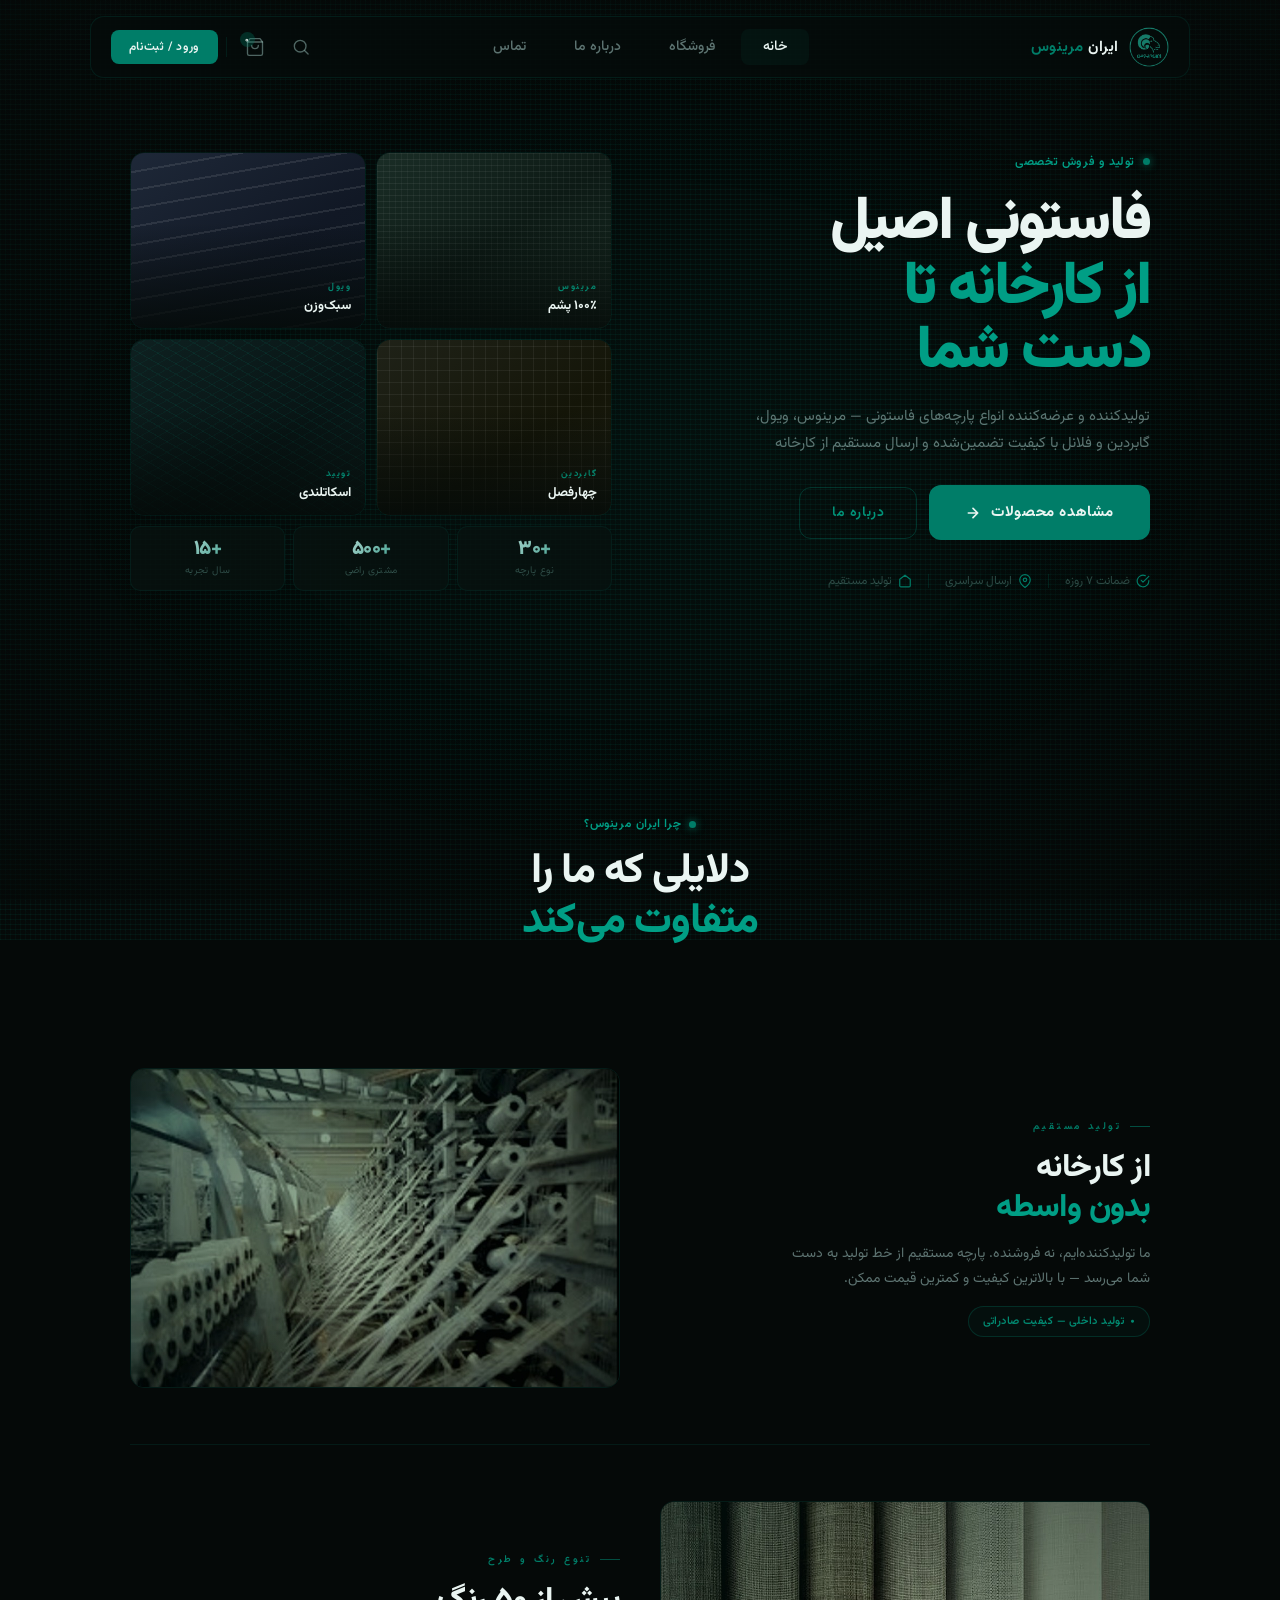
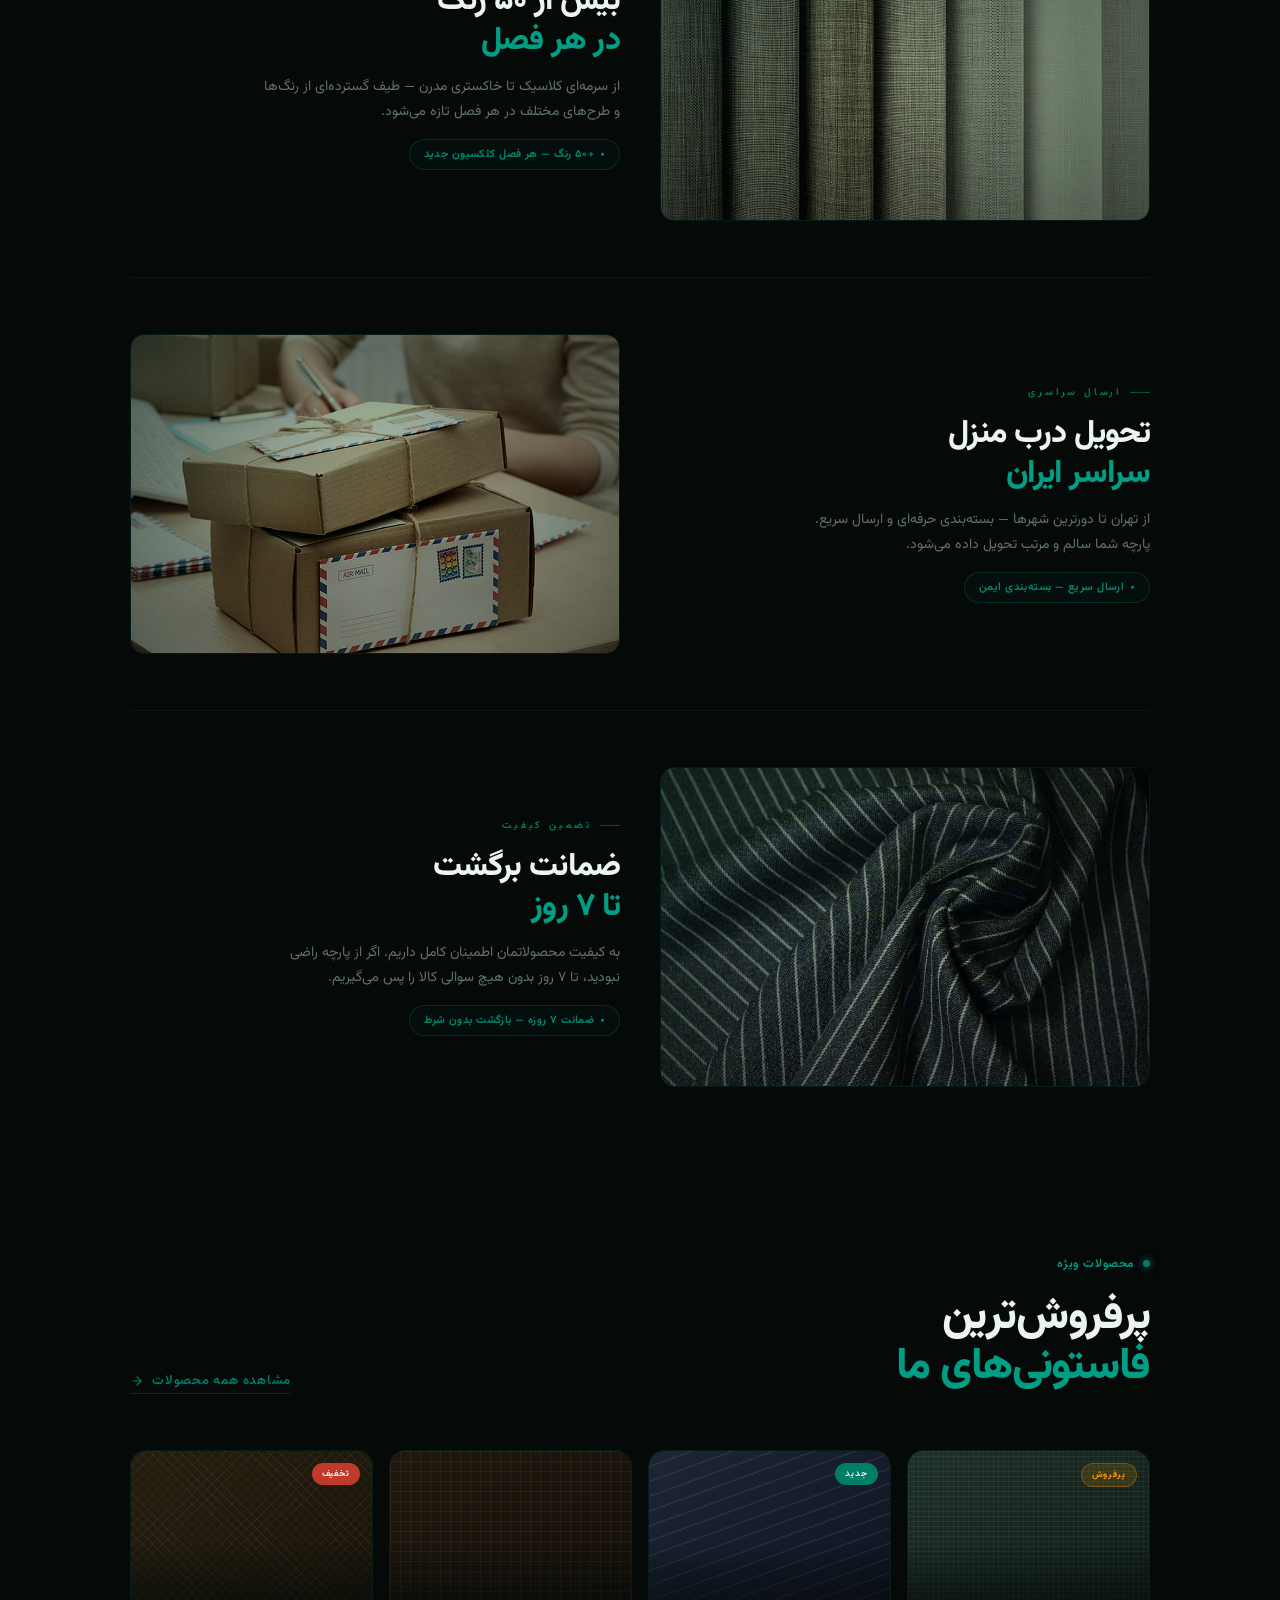
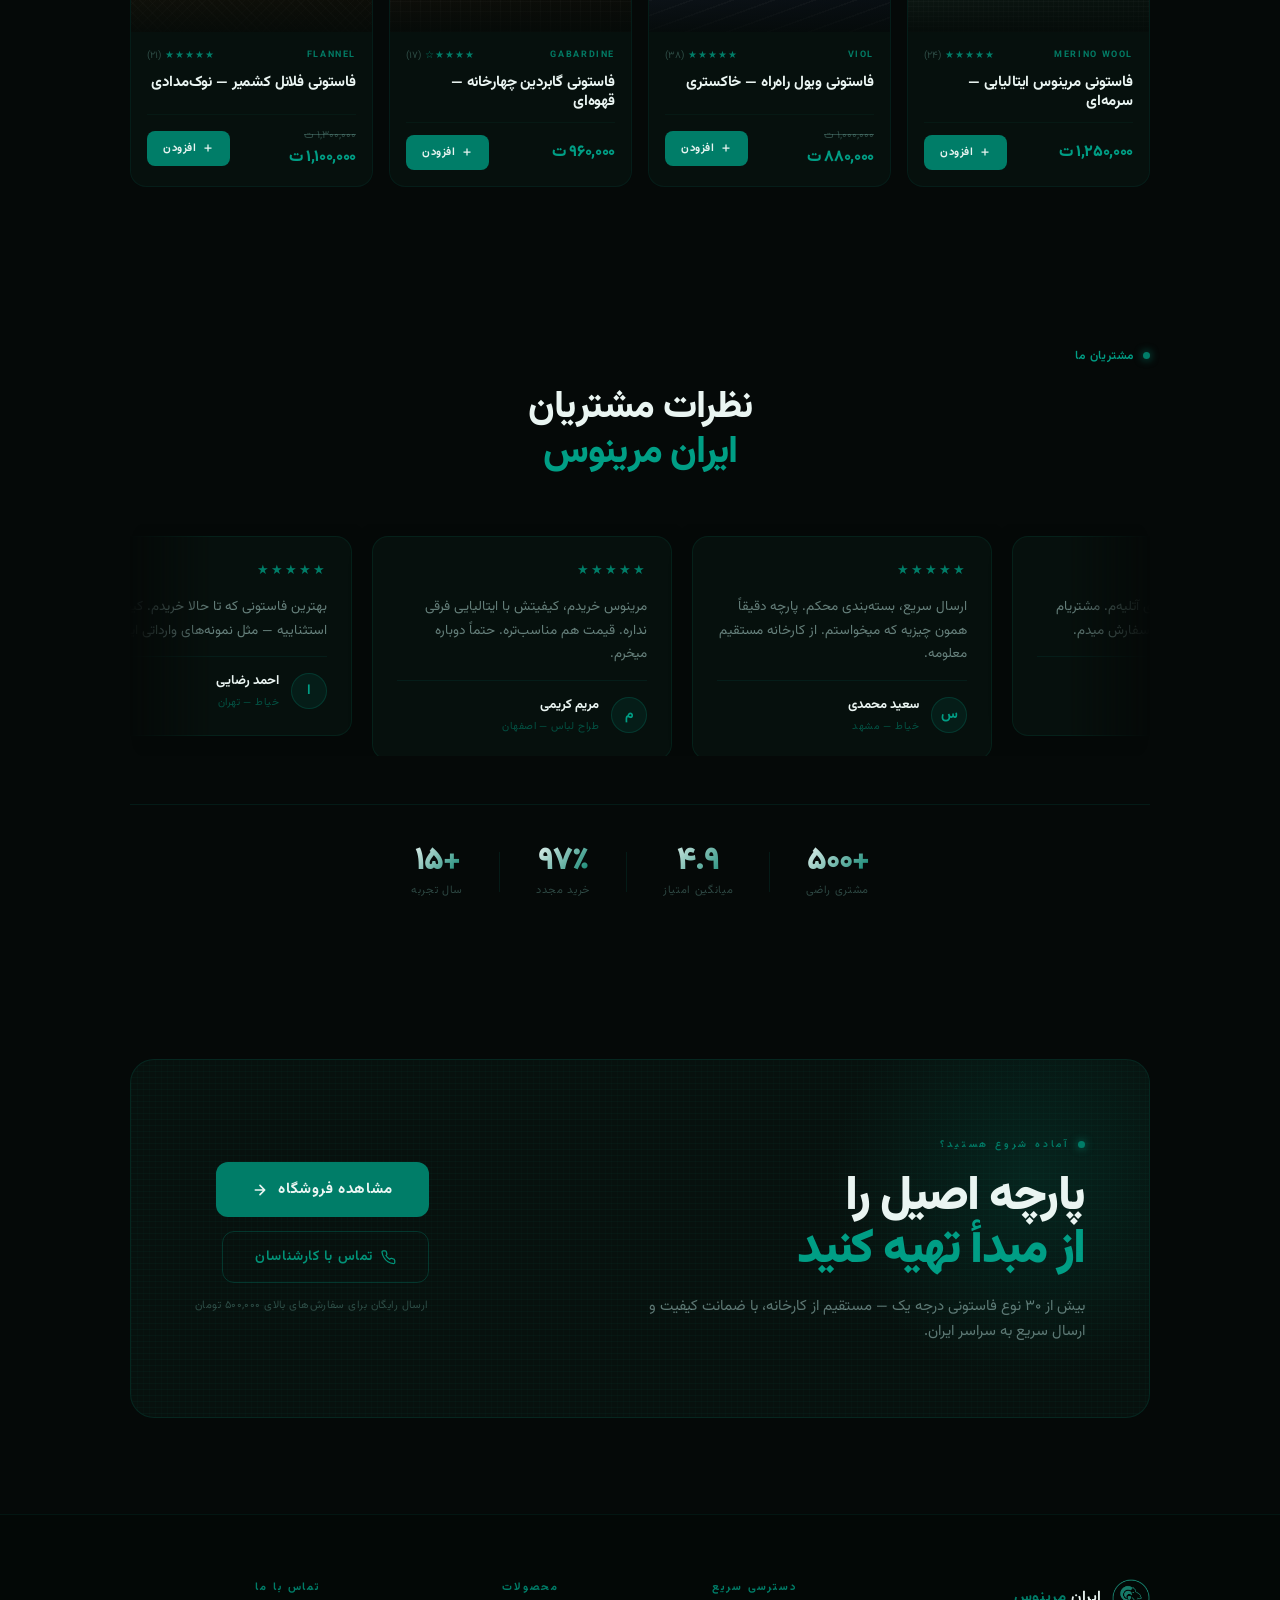
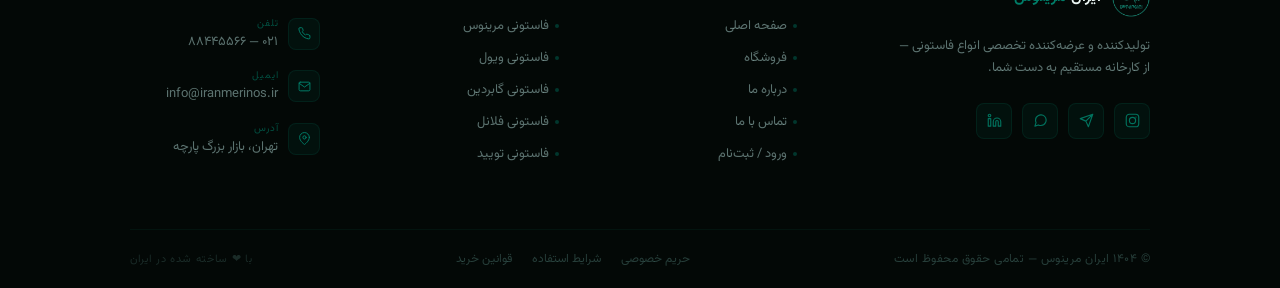
<file: index.html>
<!DOCTYPE html>
<html lang="fa" dir="rtl">
<head>
  <meta charset="UTF-8">
  <meta name="viewport" content="width=device-width, initial-scale=1.0">
  <meta name="description" content="ایران مرینوس — فروشگاه تخصصی پارچه فاستونی">
  <title>ایران مرینوس | فروشگاه تخصصی فاستونی</title>
  <link rel="stylesheet" href="assets/css/style.css">
  <meta name="description" content="تولیدکننده و عرضه‌کننده انواع پارچه فاستونی با کیفیت تضمین‌شده">
  <meta property="og:title" content="ایران مرینوس | فروشگاه تخصصی فاستونی">
  <meta property="og:description" content="تولیدکننده و عرضه‌کننده انواع پارچه فاستونی با کیفیت تضمین‌شده">
  <meta property="og:type" content="website">
  <meta name="twitter:card" content="summary_large_image">
  <link rel="icon" type="image/png" href="assets/images/logo.png">
  <link rel="preconnect" href="https://fonts.googleapis.com">
  <link rel="preconnect" href="https://fonts.gstatic.com" crossorigin>
  <link rel="preload" as="image" href="assets/images/logo.png">
</head>
<body>

  <div class="textile-bg"></div>
  <div class="bg-glow"></div>
  <div class="bg-vignette"></div>

  <div class="header-wrap">
    <header>

      <a class="logo" href="index.html">
        <img src="assets/images/logo.png" alt="ایران مرینوس" width="40" height="40">
        <span class="logo-title">ایران <span>مرینوس</span></span>
      </a>

      <nav class="header-nav">
        <a href="index.html">خانه</a>
        <a href="shop.html">فروشگاه</a>
        <a href="about.html">درباره ما</a>
        <a href="contact.html">تماس</a>
      </nav>

      <div class="header-actions">
        <button class="icon-btn" title="جستجو" aria-label="جستجو">
          <svg viewBox="0 0 24 24"><circle cx="11" cy="11" r="7"/><path d="m16.5 16.5 4 4"/></svg>
        </button>
        <button class="icon-btn" title="سبد خرید" aria-label="سبد خرید" onclick="location.href='cart.html'">
          <svg viewBox="0 0 24 24"><path d="M6 2 3 6v14a2 2 0 0 0 2 2h14a2 2 0 0 0 2-2V6l-3-4z"/><line x1="3" y1="6" x2="21" y2="6"/><path d="M16 10a4 4 0 0 1-8 0"/></svg>
          <span class="cart-badge">۰</span>
        </button>
        <div class="header-sep"></div>
        <button class="btn-login" onclick="location.href='login.html'">ورود / ثبت‌نام</button>
      </div>

    </header>
  </div>

  <main>
    <div class="container">

      <!-- ── Hero ── -->
      <section class="hero section">

        <div class="hero-new">

          <div class="hero-new-text reveal">
            <div class="hero-card-label">
              <span class="dot"></span> تولید و فروش تخصصی
            </div>
            <h1 class="hero-new-title">
              فاستونی اصیل
              <span>از کارخانه تا<br>دست شما</span>
            </h1>
            <p class="hero-new-desc">
              تولیدکننده و عرضه‌کننده انواع پارچه‌های فاستونی — مرینوس، ویول، گابردین و فلانل با کیفیت تضمین‌شده و ارسال مستقیم از کارخانه
            </p>
            <div class="hero-new-btns">
              <a href="shop.html" class="cta-btn-primary">
                مشاهده محصولات
                <svg viewBox="0 0 24 24"><path d="M5 12h14M12 5l7 7-7 7"/></svg>
              </a>
              <a href="about.html" class="cta-btn-secondary">درباره ما</a>
            </div>
            <div class="hero-new-trust">
              <div class="hero-trust-item">
                <svg viewBox="0 0 24 24"><path d="M22 11.08V12a10 10 0 1 1-5.93-9.14"/><polyline points="22 4 12 14.01 9 11.01"/></svg>
                ضمانت ۷ روزه
              </div>
              <div class="hero-trust-sep"></div>
              <div class="hero-trust-item">
                <svg viewBox="0 0 24 24"><path d="M21 10c0 7-9 13-9 13s-9-6-9-13a9 9 0 0 1 18 0z"/><circle cx="12" cy="10" r="3"/></svg>
                ارسال سراسری
              </div>
              <div class="hero-trust-sep"></div>
              <div class="hero-trust-item">
                <svg viewBox="0 0 24 24"><path d="M3 9l9-7 9 7v11a2 2 0 0 1-2 2H5a2 2 0 0 1-2-2z"/></svg>
                تولید مستقیم
              </div>
            </div>
          </div>

          <div class="hero-new-cards reveal reveal-delay-1">
            <div class="hero-fab-grid">
              <div class="hero-fab-card">
                <div class="hero-fab-bg fabric-pashmina"></div>
                <div class="hero-fab-overlay"></div>
                <div class="hero-fab-body">
                  <div class="hero-fab-tag">مرینوس</div>
                  <div class="hero-fab-name">۱۰۰٪ پشم</div>
                </div>
              </div>
              <div class="hero-fab-card">
                <div class="hero-fab-bg fabric-stripe"></div>
                <div class="hero-fab-overlay"></div>
                <div class="hero-fab-body">
                  <div class="hero-fab-tag">ویول</div>
                  <div class="hero-fab-name">سبک‌وزن</div>
                </div>
              </div>
              <div class="hero-fab-card">
                <div class="hero-fab-bg fabric-check"></div>
                <div class="hero-fab-overlay"></div>
                <div class="hero-fab-body">
                  <div class="hero-fab-tag">گابردین</div>
                  <div class="hero-fab-name">چهارفصل</div>
                </div>
              </div>
              <div class="hero-fab-card">
                <div class="hero-fab-bg fabric-wool"></div>
                <div class="hero-fab-overlay"></div>
                <div class="hero-fab-body">
                  <div class="hero-fab-tag">تویید</div>
                  <div class="hero-fab-name">اسکاتلندی</div>
                </div>
              </div>
            </div>

            <div class="hero-stat-row">
              <div class="hero-stat-mini">
                <div class="hero-stat-mini-num">+۳۰</div>
                <div class="hero-stat-mini-label">نوع پارچه</div>
              </div>
              <div class="hero-stat-mini">
                <div class="hero-stat-mini-num">+۵۰۰</div>
                <div class="hero-stat-mini-label">مشتری راضی</div>
              </div>
              <div class="hero-stat-mini">
                <div class="hero-stat-mini-num">+۱۵</div>
                <div class="hero-stat-mini-label">سال تجربه</div>
              </div>
            </div>

          </div>

        </div>

      </section>

      <!-- ── Why Section ── -->
      <section class="why-section">
        <div class="why-header reveal">
          <div class="hero-card-label"><span class="dot"></span> چرا ایران مرینوس؟</div>
          <h2 class="why-title">دلایلی که ما را<br><span>متفاوت می‌کند</span></h2>
        </div>
        <div class="why-rows">
          <div class="why-row why-row--right">
            <div class="why-text">
              <div class="why-eyebrow">تولید مستقیم</div>
              <h3 class="why-h">از کارخانه<br><span>بدون واسطه</span></h3>
              <p class="why-p">ما تولیدکننده‌ایم، نه فروشنده. پارچه مستقیم از خط تولید به دست شما می‌رسد — با بالاترین کیفیت و کمترین قیمت ممکن.</p>
              <div class="why-badge">تولید داخلی — کیفیت صادراتی</div>
            </div>
            <div class="why-img"><img src="assets/img/factory.jpg" alt="کارخانه" loading="lazy"></div>
          </div>
          <div class="why-row why-row--left reverse">
            <div class="why-text">
              <div class="why-eyebrow">تنوع رنگ و طرح</div>
              <h3 class="why-h">بیش از ۵۰ رنگ<br><span>در هر فصل</span></h3>
              <p class="why-p">از سرمه‌ای کلاسیک تا خاکستری مدرن — طیف گسترده‌ای از رنگ‌ها و طرح‌های مختلف در هر فصل تازه می‌شود.</p>
              <div class="why-badge">+۵۰ رنگ — هر فصل کلکسیون جدید</div>
            </div>
            <div class="why-img"><img src="assets/img/colors.jpg" alt="تنوع رنگ" loading="lazy"></div>
          </div>
          <div class="why-row why-row--right">
            <div class="why-text">
              <div class="why-eyebrow">ارسال سراسری</div>
              <h3 class="why-h">تحویل درب منزل<br><span>سراسر ایران</span></h3>
              <p class="why-p">از تهران تا دورترین شهرها — بسته‌بندی حرفه‌ای و ارسال سریع. پارچه شما سالم و مرتب تحویل داده می‌شود.</p>
              <div class="why-badge">ارسال سریع — بسته‌بندی ایمن</div>
            </div>
            <div class="why-img"><img src="assets/img/shipping.jpg" alt="ارسال" loading="lazy"></div>
          </div>
          <div class="why-row why-row--left reverse">
            <div class="why-text">
              <div class="why-eyebrow">تضمین کیفیت</div>
              <h3 class="why-h">ضمانت برگشت<br><span>تا ۷ روز</span></h3>
              <p class="why-p">به کیفیت محصولاتمان اطمینان کامل داریم. اگر از پارچه راضی نبودید، تا ۷ روز بدون هیچ سوالی کالا را پس می‌گیریم.</p>
              <div class="why-badge">ضمانت ۷ روزه — بازگشت بدون شرط</div>
            </div>
            <div class="why-img"><img src="assets/img/merino.jpg" alt="کیفیت" loading="lazy"></div>
          </div>
        </div>
      </section>


      <!-- ── Featured Products ── -->
      <section class="section">

        <div class="gallery-header reveal">
          <div class="gallery-header-text">
            <div class="hero-card-label"><span class="dot"></span> محصولات ویژه</div>
            <h2 class="gallery-title">پرفروش‌ترین<br><span>فاستونی‌های ما</span></h2>
          </div>
          <a class="gallery-link" href="shop.html">
            مشاهده همه محصولات
            <svg viewBox="0 0 24 24"><path d="M5 12h14M12 5l7 7-7 7"/></svg>
          </a>
        </div>

        <div class="products-grid products-grid--4col">

          <div class="product-card" onclick="location.href='product.html?id=1'">
            <div class="product-badge badge-hot">پرفروش</div>
            <div class="product-img">
              <div class="product-img-bg pt-1"></div>
              <div class="product-img-overlay"></div>
            </div>
            <div class="product-body">
              <div class="product-meta">
                <span class="product-type">MERINO WOOL</span>
                <div class="product-stars">★★★★★ <span>(۲۴)</span></div>
              </div>
              <h3 class="product-name">فاستونی مرینوس ایتالیایی — سرمه‌ای</h3>
              <div class="product-footer">
                <div class="product-price">۱,۲۵۰,۰۰۰ ت</div>
                <button class="product-add-btn" onclick="event.stopPropagation()">
                  <svg viewBox="0 0 24 24"><line x1="12" y1="5" x2="12" y2="19"/><line x1="5" y1="12" x2="19" y2="12"/></svg>
                  افزودن
                </button>
              </div>
            </div>
          </div>

          <div class="product-card" onclick="location.href='product.html?id=2'">
            <div class="product-badge badge-new">جدید</div>
            <div class="product-img">
              <div class="product-img-bg pt-2"></div>
              <div class="product-img-overlay"></div>
            </div>
            <div class="product-body">
              <div class="product-meta">
                <span class="product-type">VIOL</span>
                <div class="product-stars">★★★★★ <span>(۳۸)</span></div>
              </div>
              <h3 class="product-name">فاستونی ویول راه‌راه — خاکستری</h3>
              <div class="product-footer">
                <div class="product-price-wrap">
                  <div class="product-price-old">۱,۰۰۰,۰۰۰ ت</div>
                  <div class="product-price">۸۸۰,۰۰۰ ت</div>
                </div>
                <button class="product-add-btn" onclick="event.stopPropagation()">
                  <svg viewBox="0 0 24 24"><line x1="12" y1="5" x2="12" y2="19"/><line x1="5" y1="12" x2="19" y2="12"/></svg>
                  افزودن
                </button>
              </div>
            </div>
          </div>

          <div class="product-card" onclick="location.href='product.html?id=3'">
            <div class="product-img">
              <div class="product-img-bg pt-3"></div>
              <div class="product-img-overlay"></div>
            </div>
            <div class="product-body">
              <div class="product-meta">
                <span class="product-type">GABARDINE</span>
                <div class="product-stars">★★★★☆ <span>(۱۷)</span></div>
              </div>
              <h3 class="product-name">فاستونی گابردین چهارخانه — قهوه‌ای</h3>
              <div class="product-footer">
                <div class="product-price">۹۶۰,۰۰۰ ت</div>
                <button class="product-add-btn" onclick="event.stopPropagation()">
                  <svg viewBox="0 0 24 24"><line x1="12" y1="5" x2="12" y2="19"/><line x1="5" y1="12" x2="19" y2="12"/></svg>
                  افزودن
                </button>
              </div>
            </div>
          </div>

          <div class="product-card" onclick="location.href='product.html?id=4'">
            <div class="product-badge badge-sale">تخفیف</div>
            <div class="product-img">
              <div class="product-img-bg pt-4"></div>
              <div class="product-img-overlay"></div>
            </div>
            <div class="product-body">
              <div class="product-meta">
                <span class="product-type">FLANNEL</span>
                <div class="product-stars">★★★★★ <span>(۲۱)</span></div>
              </div>
              <h3 class="product-name">فاستونی فلانل کشمیر — نوک‌مدادی</h3>
              <div class="product-footer">
                <div class="product-price-wrap">
                  <div class="product-price-old">۱,۳۰۰,۰۰۰ ت</div>
                  <div class="product-price">۱,۱۰۰,۰۰۰ ت</div>
                </div>
                <button class="product-add-btn" onclick="event.stopPropagation()">
                  <svg viewBox="0 0 24 24"><line x1="12" y1="5" x2="12" y2="19"/><line x1="5" y1="12" x2="19" y2="12"/></svg>
                  افزودن
                </button>
              </div>
            </div>
          </div>

        </div>

      </section>

      <!-- ── Slider Section ── -->
      <section class="slider-section">

        <div class="slider-header reveal">
          <div class="hero-card-label"><span class="dot"></span> مشتریان ما</div>
          <h2 class="slider-title">نظرات مشتریان<br><span>ایران مرینوس</span></h2>
        </div>

        <div class="slider-outer">
          <div class="slider-track" id="sliderTrack">
            <div class="sl-card"><div class="sl-stars">★★★★★</div><p class="sl-text">بهترین فاستونی که تا حالا خریدم. کیفیت استثناییه — مثل نمونه‌های وارداتی ایتالیایی.</p><div class="sl-footer"><div class="sl-avatar">ا</div><div class="sl-info"><span class="sl-name">احمد رضایی</span><span class="sl-role">خیاط — تهران</span></div></div></div>
            <div class="sl-card"><div class="sl-stars">★★★★★</div><p class="sl-text">مرینوس خریدم، کیفیتش با ایتالیایی فرقی نداره. قیمت هم مناسب‌تره. حتماً دوباره میخرم.</p><div class="sl-footer"><div class="sl-avatar">م</div><div class="sl-info"><span class="sl-name">مریم کریمی</span><span class="sl-role">طراح لباس — اصفهان</span></div></div></div>
            <div class="sl-card"><div class="sl-stars">★★★★★</div><p class="sl-text">ارسال سریع، بسته‌بندی محکم. پارچه دقیقاً همون چیزیه که میخواستم. از کارخانه مستقیم معلومه.</p><div class="sl-footer"><div class="sl-avatar">س</div><div class="sl-info"><span class="sl-name">سعید محمدی</span><span class="sl-role">خیاط — مشهد</span></div></div></div>
            <div class="sl-card"><div class="sl-stars">★★★★★</div><p class="sl-text">گابردین سرمه‌ای گرفتم برای آتلیه‌م. مشتریام خیلی راضین. قطعاً دوباره سفارش میدم.</p><div class="sl-footer"><div class="sl-avatar">ف</div><div class="sl-info"><span class="sl-name">فاطمه نوری</span><span class="sl-role">آتلیه — شیراز</span></div></div></div>
            <div class="sl-card"><div class="sl-stars">★★★★★</div><p class="sl-text">تولید مستقیم از کارخانه بودنش معلومه — نه واسطه، نه گرونی اضافه. بهترین تامین‌کننده‌ام.</p><div class="sl-footer"><div class="sl-avatar">ح</div><div class="sl-info"><span class="sl-name">حسن قاسمی</span><span class="sl-role">مزون — اهواز</span></div></div></div>
          </div>
        </div>

        <div class="slider-stats reveal">
          <div class="sl-stat"><div class="sl-stat-num">+۵۰۰</div><div class="sl-stat-label">مشتری راضی</div></div>
          <div class="sl-stat-sep"></div>
          <div class="sl-stat"><div class="sl-stat-num">۴.۹</div><div class="sl-stat-label">میانگین امتیاز</div></div>
          <div class="sl-stat-sep"></div>
          <div class="sl-stat"><div class="sl-stat-num">۹۷٪</div><div class="sl-stat-label">خرید مجدد</div></div>
          <div class="sl-stat-sep"></div>
          <div class="sl-stat"><div class="sl-stat-num">+۱۵</div><div class="sl-stat-label">سال تجربه</div></div>
        </div>

      </section>


      <!-- ── CTA Section ── -->
      <section class="cta-section reveal">
        <div class="cta-inner">

          <div class="cta-content">
            <div class="cta-label">
              <span class="dot"></span>
              آماده شروع هستید؟
            </div>
            <h2 class="cta-title">
              پارچه اصیل را
              <span>از مبدأ تهیه کنید</span>
            </h2>
            <p class="cta-desc">
              بیش از ۳۰ نوع فاستونی درجه یک — مستقیم از کارخانه، با ضمانت کیفیت و ارسال سریع به سراسر ایران.
            </p>
          </div>

          <div class="cta-actions">
            <a class="cta-btn-primary" href="shop.html">
              مشاهده فروشگاه
              <svg viewBox="0 0 24 24"><path d="M5 12h14M12 5l7 7-7 7"/></svg>
            </a>
            <a class="cta-btn-secondary" href="contact.html">
              <svg viewBox="0 0 24 24"><path d="M22 16.92v3a2 2 0 0 1-2.18 2 19.79 19.79 0 0 1-8.63-3.07A19.5 19.5 0 0 1 4.69 12 19.79 19.79 0 0 1 1.61 3.5 2 2 0 0 1 3.59 1.3h3a2 2 0 0 1 2 1.72 12.84 12.84 0 0 0 .7 2.81 2 2 0 0 1-.45 2.11L7.91 8.8a16 16 0 0 0 6 6l.86-.86a2 2 0 0 1 2.11-.45 12.84 12.84 0 0 0 2.81.7A2 2 0 0 1 21.5 16z"/></svg>
              تماس با کارشناسان
            </a>
            <div class="cta-note">ارسال رایگان برای سفارش‌های بالای ۵۰۰,۰۰۰ تومان</div>
          </div>

        </div>
      </section>

    </div>
  </main>

  <!-- ── Footer ── -->
  <footer class="footer">
    <div class="container">

      <div class="footer-grid">

        <!-- برند -->
        <div class="footer-brand">
          <div class="footer-logo">
            <img src="assets/images/logo.png" alt="ایران مرینوس" width="38" height="38">
            <span class="footer-logo-name">ایران <span>مرینوس</span></span>
          </div>
          <p class="footer-tagline">
            تولیدکننده و عرضه‌کننده تخصصی انواع فاستونی — از کارخانه مستقیم به دست شما.
          </p>
          <div class="footer-social">
            <button class="footer-social-btn" title="اینستاگرام">
              <svg viewBox="0 0 24 24"><rect x="2" y="2" width="20" height="20" rx="5"/><circle cx="12" cy="12" r="5"/><circle cx="17.5" cy="6.5" r="1" fill="currentColor" stroke="none"/></svg>
            </button>
            <button class="footer-social-btn" title="تلگرام">
              <svg viewBox="0 0 24 24"><path d="M22 2L11 13M22 2L15 22l-4-9-9-4 20-7z"/></svg>
            </button>
            <button class="footer-social-btn" title="واتساپ">
              <svg viewBox="0 0 24 24"><path d="M21 11.5a8.38 8.38 0 0 1-.9 3.8 8.5 8.5 0 0 1-7.6 4.7 8.38 8.38 0 0 1-3.8-.9L3 21l1.9-5.7a8.38 8.38 0 0 1-.9-3.8 8.5 8.5 0 0 1 4.7-7.6 8.38 8.38 0 0 1 3.8-.9h.5a8.48 8.48 0 0 1 8 8v.5z"/></svg>
            </button>
            <button class="footer-social-btn" title="لینکدین">
              <svg viewBox="0 0 24 24"><path d="M16 8a6 6 0 0 1 6 6v7h-4v-7a2 2 0 0 0-2-2 2 2 0 0 0-2 2v7h-4v-7a6 6 0 0 1 6-6z"/><rect x="2" y="9" width="4" height="12"/><circle cx="4" cy="4" r="2"/></svg>
            </button>
          </div>
        </div>

        <!-- لینک‌های سریع -->
        <div class="footer-col">
          <div class="footer-col-title">دسترسی سریع</div>
          <div class="footer-links">
            <a class="footer-link" href="index.html">صفحه اصلی</a>
            <a class="footer-link" href="shop.html">فروشگاه</a>
            <a class="footer-link" href="about.html">درباره ما</a>
            <a class="footer-link" href="contact.html">تماس با ما</a>
            <a class="footer-link" href="login.html">ورود / ثبت‌نام</a>
          </div>
        </div>

        <!-- محصولات -->
        <div class="footer-col">
          <div class="footer-col-title">محصولات</div>
          <div class="footer-links">
            <a class="footer-link" href="shop.html">فاستونی مرینوس</a>
            <a class="footer-link" href="shop.html">فاستونی ویول</a>
            <a class="footer-link" href="shop.html">فاستونی گابردین</a>
            <a class="footer-link" href="shop.html">فاستونی فلانل</a>
            <a class="footer-link" href="shop.html">فاستونی تویید</a>
          </div>
        </div>

        <!-- تماس -->
        <div class="footer-col">
          <div class="footer-col-title">تماس با ما</div>
          <div class="footer-contact-item">
            <div class="footer-contact-icon">
              <svg viewBox="0 0 24 24"><path d="M22 16.92v3a2 2 0 0 1-2.18 2 19.79 19.79 0 0 1-8.63-3.07A19.5 19.5 0 0 1 4.69 12 19.79 19.79 0 0 1 1.61 3.5 2 2 0 0 1 3.59 1.3h3a2 2 0 0 1 2 1.72c.127.96.361 1.903.7 2.81a2 2 0 0 1-.45 2.11L7.91 8.8a16 16 0 0 0 6 6l.86-.86a2 2 0 0 1 2.11-.45c.907.339 1.85.573 2.81.7A2 2 0 0 1 21.5 16z"/></svg>
            </div>
            <div>
              <div class="footer-contact-label">تلفن</div>
              <div class="footer-contact-val">۰۲۱ — ۸۸۴۴۵۵۶۶</div>
            </div>
          </div>
          <div class="footer-contact-item">
            <div class="footer-contact-icon">
              <svg viewBox="0 0 24 24"><path d="M4 4h16c1.1 0 2 .9 2 2v12c0 1.1-.9 2-2 2H4c-1.1 0-2-.9-2-2V6c0-1.1.9-2 2-2z"/><polyline points="22,6 12,13 2,6"/></svg>
            </div>
            <div>
              <div class="footer-contact-label">ایمیل</div>
              <div class="footer-contact-val">info@iranmerinos.ir</div>
            </div>
          </div>
          <div class="footer-contact-item">
            <div class="footer-contact-icon">
              <svg viewBox="0 0 24 24"><path d="M21 10c0 7-9 13-9 13s-9-6-9-13a9 9 0 0 1 18 0z"/><circle cx="12" cy="10" r="3"/></svg>
            </div>
            <div>
              <div class="footer-contact-label">آدرس</div>
              <div class="footer-contact-val">تهران، بازار بزرگ پارچه</div>
            </div>
          </div>
        </div>

      </div>

      <div class="footer-bottom">
        <div class="footer-copy">© ۱۴۰۴ ایران مرینوس — تمامی حقوق محفوظ است</div>
        <div class="footer-bottom-links">
          <a class="footer-bottom-link" href="#privacy">حریم خصوصی</a>
          <a class="footer-bottom-link" href="#terms">شرایط استفاده</a>
          <a class="footer-bottom-link" href="#rules">قوانین خرید</a>
        </div>
        <div class="footer-made">با ❤ ساخته شده در ایران</div>
      </div>

    </div>
  </footer>


  <script src="assets/js/index.js"></script>
  <script src="assets/js/app.js"></script>
</body>
</html>
</file>
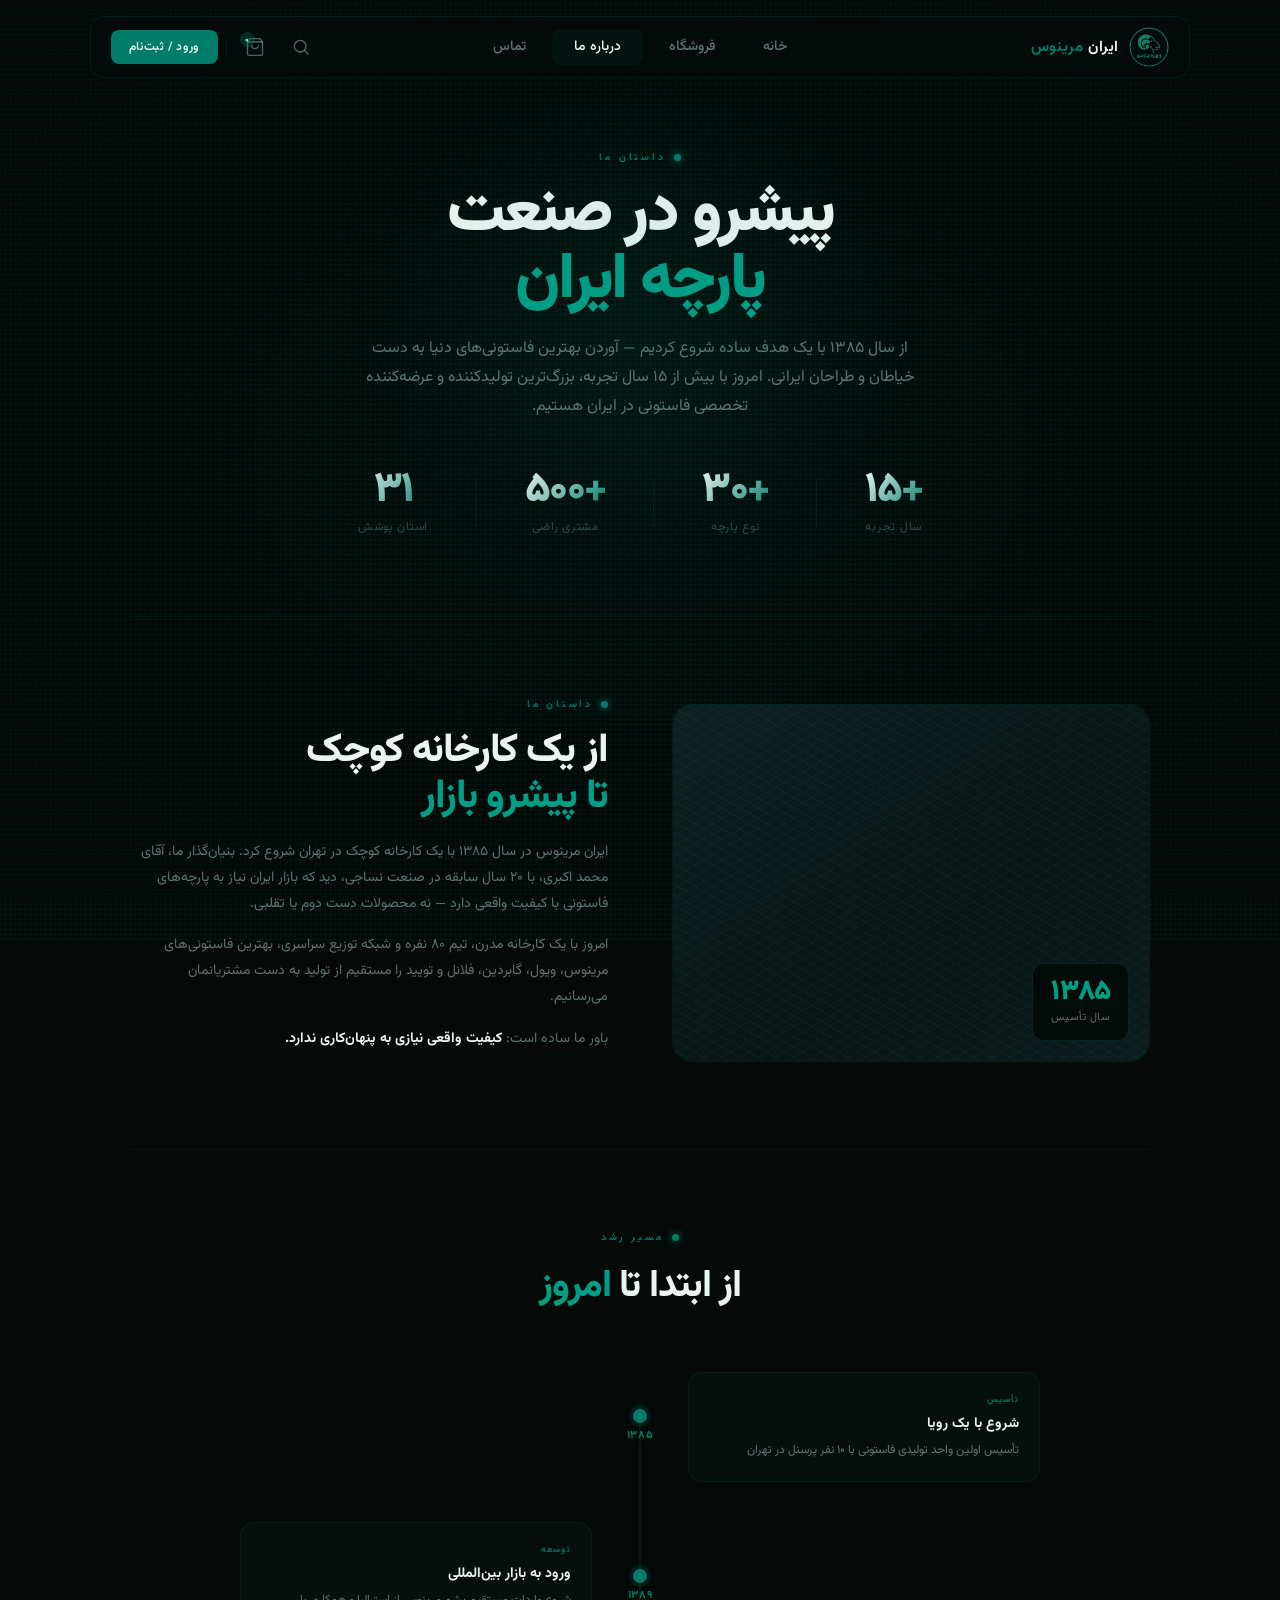
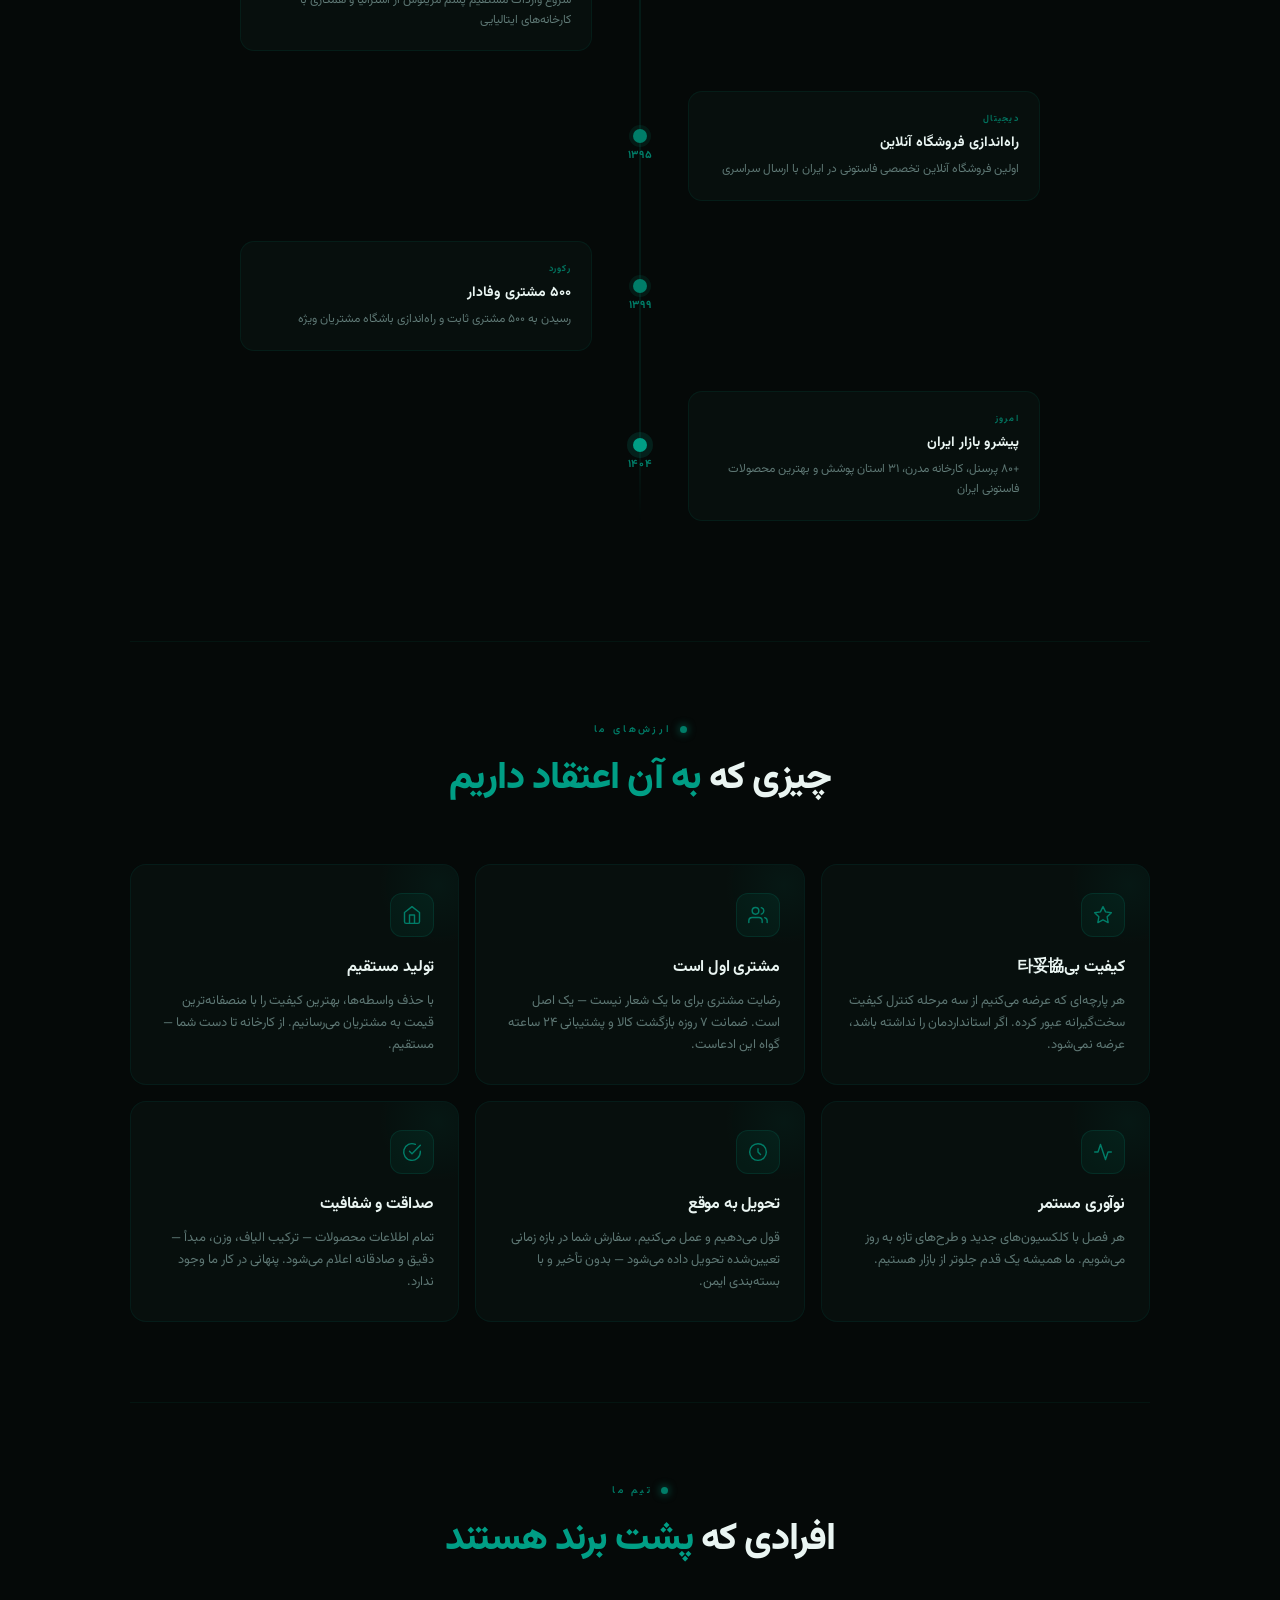
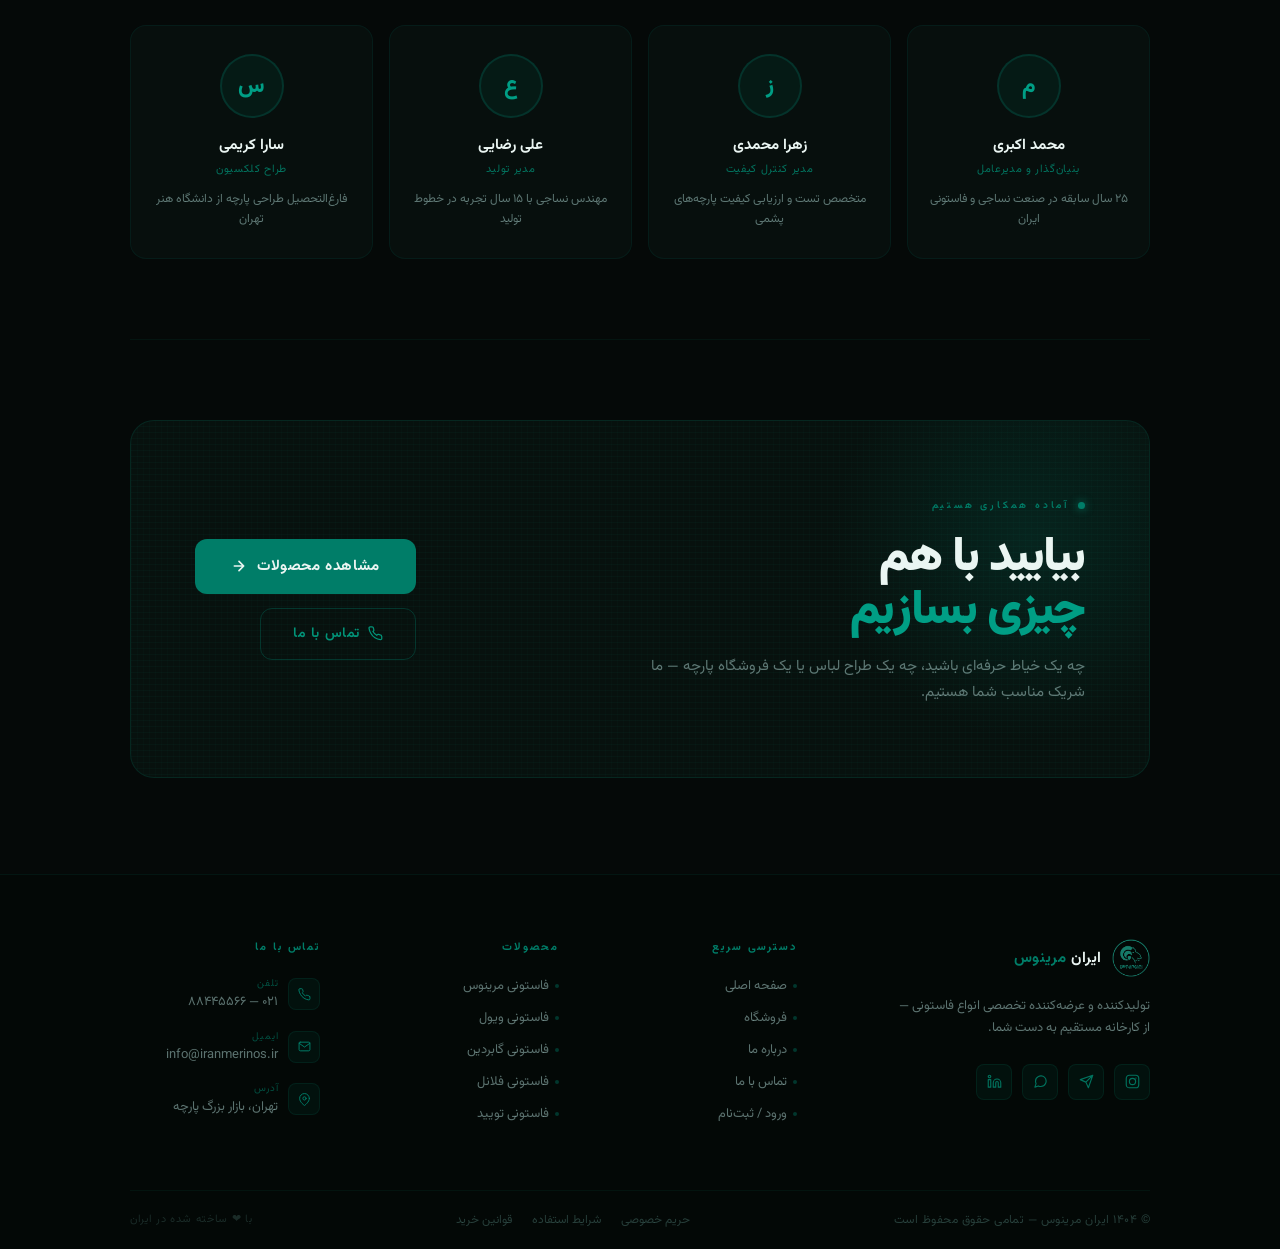
<file: about.html>
<!DOCTYPE html>
<html lang="fa" dir="rtl">
<head>
  <meta charset="UTF-8">
  <meta name="viewport" content="width=device-width, initial-scale=1.0">
  <meta name="description" content="درباره ایران مرینوس — داستان برند، ارزش‌ها و تیم ما">
  <title>درباره ما | ایران مرینوس</title>
  <link rel="stylesheet" href="assets/css/style.css">
  <meta name="description" content="بیش از ۱۵ سال تجربه در تولید فاستونی">
  <meta property="og:title" content="درباره ما | ایران مرینوس">
  <meta property="og:description" content="بیش از ۱۵ سال تجربه در تولید فاستونی">
  <meta property="og:type" content="website">
  <meta name="twitter:card" content="summary_large_image">
  <link rel="icon" type="image/png" href="assets/images/logo.png">
  <link rel="preconnect" href="https://fonts.googleapis.com">
  <link rel="preconnect" href="https://fonts.gstatic.com" crossorigin>
  <link rel="preload" as="image" href="assets/images/logo.png">
</head>
<body>

  <div class="textile-bg"></div>
  <div class="bg-glow"></div>
  <div class="bg-vignette"></div>

  <div class="header-wrap">
    <header>
      <a class="logo" href="index.html">
        <img src="assets/images/logo.png" alt="ایران مرینوس" width="40" height="40">
        <span class="logo-title">ایران <span>مرینوس</span></span>
      </a>
      <nav class="header-nav">
        <a href="index.html">خانه</a>
        <a href="shop.html">فروشگاه</a>
        <a href="about.html" class="active">درباره ما</a>
        <a href="contact.html">تماس</a>
      </nav>
      <div class="header-actions">
        <button class="icon-btn" aria-label="جستجو">
          <svg viewBox="0 0 24 24"><circle cx="11" cy="11" r="7"/><path d="m16.5 16.5 4 4"/></svg>
        </button>
        <button class="icon-btn" aria-label="سبد خرید">
          <svg viewBox="0 0 24 24"><path d="M6 2 3 6v14a2 2 0 0 0 2 2h14a2 2 0 0 0 2-2V6l-3-4z"/><line x1="3" y1="6" x2="21" y2="6"/><path d="M16 10a4 4 0 0 1-8 0"/></svg>
          <span class="cart-badge">۰</span>
        </button>
        <div class="header-sep"></div>
        <button class="btn-login" onclick="location.href='login.html'">ورود / ثبت‌نام</button>
      </div>
    </header>
  </div>

  <main class="about-page">
    <div class="container">

      <!-- Hero -->
      <div class="about-hero reveal">
        <div class="about-hero-label"><span class="dot"></span> داستان ما</div>
        <h1 class="about-hero-title">
          پیشرو در صنعت
          <span>پارچه ایران</span>
        </h1>
        <p class="about-hero-desc">
          از سال ۱۳۸۵ با یک هدف ساده شروع کردیم — آوردن بهترین فاستونی‌های دنیا به دست خیاطان و طراحان ایرانی. امروز با بیش از ۱۵ سال تجربه، بزرگ‌ترین تولیدکننده و عرضه‌کننده تخصصی فاستونی در ایران هستیم.
        </p>
        <div class="about-hero-nums">
          <div class="about-num">
            <div class="about-num-val">+۱۵</div>
            <div class="about-num-label">سال تجربه</div>
          </div>
          <div class="about-num-sep"></div>
          <div class="about-num">
            <div class="about-num-val">+۳۰</div>
            <div class="about-num-label">نوع پارچه</div>
          </div>
          <div class="about-num-sep"></div>
          <div class="about-num">
            <div class="about-num-val">+۵۰۰</div>
            <div class="about-num-label">مشتری راضی</div>
          </div>
          <div class="about-num-sep"></div>
          <div class="about-num">
            <div class="about-num-val">۳۱</div>
            <div class="about-num-label">استان پوشش</div>
          </div>
        </div>
      </div>

      <!-- Story -->
      <div class="about-story">
        <div class="about-story-img reveal">
          <div class="about-story-img-bg fabric-wool" style="position:absolute;inset:0;"></div>
          <div class="about-story-img-badge">
            <div class="about-story-img-badge-num">۱۳۸۵</div>
            <div class="about-story-img-badge-txt">سال تأسیس</div>
          </div>
        </div>
        <div class="about-story-content reveal reveal-delay-1">
          <div class="about-story-label"><span class="dot"></span> داستان ما</div>
          <h2 class="about-story-title">از یک کارخانه کوچک<br><span>تا پیشرو بازار</span></h2>
          <p class="about-story-text">ایران مرینوس در سال ۱۳۸۵ با یک کارخانه کوچک در تهران شروع کرد. بنیان‌گذار ما، آقای محمد اکبری، با ۲۰ سال سابقه در صنعت نساجی، دید که بازار ایران نیاز به پارچه‌های فاستونی با کیفیت واقعی دارد — نه محصولات دست دوم یا تقلبی.</p>
          <p class="about-story-text">امروز با یک کارخانه مدرن، تیم ۸۰ نفره و شبکه توزیع سراسری، بهترین فاستونی‌های مرینوس، ویول، گابردین، فلانل و تویید را مستقیم از تولید به دست مشتریانمان می‌رسانیم.</p>
          <p class="about-story-text">باور ما ساده است: <strong style="color:var(--text)">کیفیت واقعی نیازی به پنهان‌کاری ندارد.</strong></p>
        </div>
      </div>

      <!-- Timeline -->
      <div class="about-timeline">
        <div class="about-section-header">
          <div class="about-section-label"><span class="dot"></span> مسیر رشد</div>
          <h2 class="about-section-title">از ابتدا تا <span>امروز</span></h2>
        </div>
        <div class="timeline">

          <div class="timeline-item">
            <div class="timeline-content">
              <div class="timeline-tag">تأسیس</div>
              <div class="timeline-title">شروع با یک رویا</div>
              <div class="timeline-desc">تأسیس اولین واحد تولیدی فاستونی با ۱۰ نفر پرسنل در تهران</div>
            </div>
            <div class="timeline-year-wrap">
              <div class="timeline-dot"></div>
              <div class="timeline-year">۱۳۸۵</div>
            </div>
            <div class="timeline-content" style="opacity:0;pointer-events:none;"></div>
          </div>

          <div class="timeline-item">
            <div class="timeline-content" style="opacity:0;pointer-events:none;"></div>
            <div class="timeline-year-wrap">
              <div class="timeline-dot"></div>
              <div class="timeline-year">۱۳۸۹</div>
            </div>
            <div class="timeline-content">
              <div class="timeline-tag">توسعه</div>
              <div class="timeline-title">ورود به بازار بین‌المللی</div>
              <div class="timeline-desc">شروع واردات مستقیم پشم مرینوس از استرالیا و همکاری با کارخانه‌های ایتالیایی</div>
            </div>
          </div>

          <div class="timeline-item">
            <div class="timeline-content">
              <div class="timeline-tag">دیجیتال</div>
              <div class="timeline-title">راه‌اندازی فروشگاه آنلاین</div>
              <div class="timeline-desc">اولین فروشگاه آنلاین تخصصی فاستونی در ایران با ارسال سراسری</div>
            </div>
            <div class="timeline-year-wrap">
              <div class="timeline-dot"></div>
              <div class="timeline-year">۱۳۹۵</div>
            </div>
            <div class="timeline-content" style="opacity:0;pointer-events:none;"></div>
          </div>

          <div class="timeline-item">
            <div class="timeline-content" style="opacity:0;pointer-events:none;"></div>
            <div class="timeline-year-wrap">
              <div class="timeline-dot"></div>
              <div class="timeline-year">۱۳۹۹</div>
            </div>
            <div class="timeline-content">
              <div class="timeline-tag">رکورد</div>
              <div class="timeline-title">۵۰۰ مشتری وفادار</div>
              <div class="timeline-desc">رسیدن به ۵۰۰ مشتری ثابت و راه‌اندازی باشگاه مشتریان ویژه</div>
            </div>
          </div>

          <div class="timeline-item">
            <div class="timeline-content">
              <div class="timeline-tag">امروز</div>
              <div class="timeline-title">پیشرو بازار ایران</div>
              <div class="timeline-desc">+۸۰ پرسنل، کارخانه مدرن، ۳۱ استان پوشش و بهترین محصولات فاستونی ایران</div>
            </div>
            <div class="timeline-year-wrap">
              <div class="timeline-dot" style="background:var(--green-light);box-shadow:0 0 0 6px rgba(0,125,104,0.2);"></div>
              <div class="timeline-year">۱۴۰۴</div>
            </div>
            <div class="timeline-content" style="opacity:0;pointer-events:none;"></div>
          </div>

        </div>
      </div>

      <!-- Values -->
      <div class="about-values">
        <div class="about-section-header reveal">
          <div class="about-section-label"><span class="dot"></span> ارزش‌های ما</div>
          <h2 class="about-section-title">چیزی که <span>به آن اعتقاد داریم</span></h2>
        </div>
        <div class="values-grid">
          <div class="value-card reveal">
            <div class="value-icon"><svg viewBox="0 0 24 24"><path d="M12 2l3.09 6.26L22 9.27l-5 4.87 1.18 6.88L12 17.77l-6.18 3.25L7 14.14 2 9.27l6.91-1.01L12 2z"/></svg></div>
            <div class="value-title">کیفیت بی‌타妥協</div>
            <div class="value-desc">هر پارچه‌ای که عرضه می‌کنیم از سه مرحله کنترل کیفیت سخت‌گیرانه عبور کرده. اگر استانداردمان را نداشته باشد، عرضه نمی‌شود.</div>
          </div>
          <div class="value-card reveal reveal-delay-1">
            <div class="value-icon"><svg viewBox="0 0 24 24"><path d="M17 21v-2a4 4 0 0 0-4-4H5a4 4 0 0 0-4 4v2"/><circle cx="9" cy="7" r="4"/><path d="M23 21v-2a4 4 0 0 0-3-3.87"/><path d="M16 3.13a4 4 0 0 1 0 7.75"/></svg></div>
            <div class="value-title">مشتری اول است</div>
            <div class="value-desc">رضایت مشتری برای ما یک شعار نیست — یک اصل است. ضمانت ۷ روزه بازگشت کالا و پشتیبانی ۲۴ ساعته گواه این ادعاست.</div>
          </div>
          <div class="value-card reveal reveal-delay-2">
            <div class="value-icon"><svg viewBox="0 0 24 24"><path d="M3 9l9-7 9 7v11a2 2 0 0 1-2 2H5a2 2 0 0 1-2-2z"/><polyline points="9 22 9 12 15 12 15 22"/></svg></div>
            <div class="value-title">تولید مستقیم</div>
            <div class="value-desc">با حذف واسطه‌ها، بهترین کیفیت را با منصفانه‌ترین قیمت به مشتریان می‌رسانیم. از کارخانه تا دست شما — مستقیم.</div>
          </div>
          <div class="value-card reveal reveal-delay-1">
            <div class="value-icon"><svg viewBox="0 0 24 24"><polyline points="22 12 18 12 15 21 9 3 6 12 2 12"/></svg></div>
            <div class="value-title">نوآوری مستمر</div>
            <div class="value-desc">هر فصل با کلکسیون‌های جدید و طرح‌های تازه به روز می‌شویم. ما همیشه یک قدم جلوتر از بازار هستیم.</div>
          </div>
          <div class="value-card reveal reveal-delay-2">
            <div class="value-icon"><svg viewBox="0 0 24 24"><circle cx="12" cy="12" r="10"/><path d="M12 8v4l3 3"/></svg></div>
            <div class="value-title">تحویل به موقع</div>
            <div class="value-desc">قول می‌دهیم و عمل می‌کنیم. سفارش شما در بازه زمانی تعیین‌شده تحویل داده می‌شود — بدون تأخیر و با بسته‌بندی ایمن.</div>
          </div>
          <div class="value-card reveal reveal-delay-3">
            <div class="value-icon"><svg viewBox="0 0 24 24"><path d="M22 11.08V12a10 10 0 1 1-5.93-9.14"/><polyline points="22 4 12 14.01 9 11.01"/></svg></div>
            <div class="value-title">صداقت و شفافیت</div>
            <div class="value-desc">تمام اطلاعات محصولات — ترکیب الیاف، وزن، مبدأ — دقیق و صادقانه اعلام می‌شود. پنهانی در کار ما وجود ندارد.</div>
          </div>
        </div>
      </div>

      <!-- Team -->
      <div class="about-team">
        <div class="about-section-header reveal">
          <div class="about-section-label"><span class="dot"></span> تیم ما</div>
          <h2 class="about-section-title">افرادی که <span>پشت برند هستند</span></h2>
        </div>
        <div class="team-grid">
          <div class="team-card reveal">
            <div class="team-avatar">م</div>
            <div class="team-name">محمد اکبری</div>
            <div class="team-role">بنیان‌گذار و مدیرعامل</div>
            <div class="team-desc">۲۵ سال سابقه در صنعت نساجی و فاستونی ایران</div>
          </div>
          <div class="team-card reveal reveal-delay-1">
            <div class="team-avatar">ز</div>
            <div class="team-name">زهرا محمدی</div>
            <div class="team-role">مدیر کنترل کیفیت</div>
            <div class="team-desc">متخصص تست و ارزیابی کیفیت پارچه‌های پشمی</div>
          </div>
          <div class="team-card reveal reveal-delay-2">
            <div class="team-avatar">ع</div>
            <div class="team-name">علی رضایی</div>
            <div class="team-role">مدیر تولید</div>
            <div class="team-desc">مهندس نساجی با ۱۵ سال تجربه در خطوط تولید</div>
          </div>
          <div class="team-card reveal reveal-delay-3">
            <div class="team-avatar">س</div>
            <div class="team-name">سارا کریمی</div>
            <div class="team-role">طراح کلکسیون</div>
            <div class="team-desc">فارغ‌التحصیل طراحی پارچه از دانشگاه هنر تهران</div>
          </div>
        </div>
      </div>

      <!-- CTA -->
      <div class="about-cta reveal">
        <div class="cta-inner">
          <div class="cta-content">
            <div class="cta-label"><span class="dot"></span> آماده همکاری هستیم</div>
            <h2 class="cta-title">بیایید با هم<br><span>چیزی بسازیم</span></h2>
            <p class="cta-desc">چه یک خیاط حرفه‌ای باشید، چه یک طراح لباس یا یک فروشگاه پارچه — ما شریک مناسب شما هستیم.</p>
          </div>
          <div class="cta-actions">
            <a class="cta-btn-primary" href="shop.html">
              مشاهده محصولات
              <svg viewBox="0 0 24 24"><path d="M5 12h14M12 5l7 7-7 7"/></svg>
            </a>
            <a class="cta-btn-secondary" href="contact.html">
              <svg viewBox="0 0 24 24"><path d="M22 16.92v3a2 2 0 0 1-2.18 2 19.79 19.79 0 0 1-8.63-3.07A19.5 19.5 0 0 1 4.69 12 19.79 19.79 0 0 1 1.61 3.5 2 2 0 0 1 3.59 1.3h3a2 2 0 0 1 2 1.72c.127.96.361 1.903.7 2.81a2 2 0 0 1-.45 2.11L7.91 8.8a16 16 0 0 0 6 6l.86-.86a2 2 0 0 1 2.11-.45c.907.339 1.85.573 2.81.7A2 2 0 0 1 21.5 16z"/></svg>
              تماس با ما
            </a>
          </div>
        </div>
      </div>

    </div>
  </main>

  <!-- ── Footer ── -->
  <footer class="footer">
    <div class="container">

      <div class="footer-grid">

        <!-- برند -->
        <div class="footer-brand">
          <div class="footer-logo">
            <img src="assets/images/logo.png" alt="ایران مرینوس">
            <span class="footer-logo-name">ایران <span>مرینوس</span></span>
          </div>
          <p class="footer-tagline">
            تولیدکننده و عرضه‌کننده تخصصی انواع فاستونی — از کارخانه مستقیم به دست شما.
          </p>
          <div class="footer-social">
            <button class="footer-social-btn" title="اینستاگرام">
              <svg viewBox="0 0 24 24"><rect x="2" y="2" width="20" height="20" rx="5"/><circle cx="12" cy="12" r="5"/><circle cx="17.5" cy="6.5" r="1" fill="currentColor" stroke="none"/></svg>
            </button>
            <button class="footer-social-btn" title="تلگرام">
              <svg viewBox="0 0 24 24"><path d="M22 2L11 13M22 2L15 22l-4-9-9-4 20-7z"/></svg>
            </button>
            <button class="footer-social-btn" title="واتساپ">
              <svg viewBox="0 0 24 24"><path d="M21 11.5a8.38 8.38 0 0 1-.9 3.8 8.5 8.5 0 0 1-7.6 4.7 8.38 8.38 0 0 1-3.8-.9L3 21l1.9-5.7a8.38 8.38 0 0 1-.9-3.8 8.5 8.5 0 0 1 4.7-7.6 8.38 8.38 0 0 1 3.8-.9h.5a8.48 8.48 0 0 1 8 8v.5z"/></svg>
            </button>
            <button class="footer-social-btn" title="لینکدین">
              <svg viewBox="0 0 24 24"><path d="M16 8a6 6 0 0 1 6 6v7h-4v-7a2 2 0 0 0-2-2 2 2 0 0 0-2 2v7h-4v-7a6 6 0 0 1 6-6z"/><rect x="2" y="9" width="4" height="12"/><circle cx="4" cy="4" r="2"/></svg>
            </button>
          </div>
        </div>

        <!-- لینک‌های سریع -->
        <div class="footer-col">
          <div class="footer-col-title">دسترسی سریع</div>
          <div class="footer-links">
            <a class="footer-link" href="index.html">صفحه اصلی</a>
            <a class="footer-link" href="shop.html">فروشگاه</a>
            <a class="footer-link" href="about.html">درباره ما</a>
            <a class="footer-link" href="contact.html">تماس با ما</a>
            <a class="footer-link" href="login.html">ورود / ثبت‌نام</a>
          </div>
        </div>

        <!-- محصولات -->
        <div class="footer-col">
          <div class="footer-col-title">محصولات</div>
          <div class="footer-links">
            <a class="footer-link" href="shop.html">فاستونی مرینوس</a>
            <a class="footer-link" href="shop.html">فاستونی ویول</a>
            <a class="footer-link" href="shop.html">فاستونی گابردین</a>
            <a class="footer-link" href="shop.html">فاستونی فلانل</a>
            <a class="footer-link" href="shop.html">فاستونی تویید</a>
          </div>
        </div>

        <!-- تماس -->
        <div class="footer-col">
          <div class="footer-col-title">تماس با ما</div>
          <div class="footer-contact-item">
            <div class="footer-contact-icon">
              <svg viewBox="0 0 24 24"><path d="M22 16.92v3a2 2 0 0 1-2.18 2 19.79 19.79 0 0 1-8.63-3.07A19.5 19.5 0 0 1 4.69 12 19.79 19.79 0 0 1 1.61 3.5 2 2 0 0 1 3.59 1.3h3a2 2 0 0 1 2 1.72c.127.96.361 1.903.7 2.81a2 2 0 0 1-.45 2.11L7.91 8.8a16 16 0 0 0 6 6l.86-.86a2 2 0 0 1 2.11-.45c.907.339 1.85.573 2.81.7A2 2 0 0 1 21.5 16z"/></svg>
            </div>
            <div>
              <div class="footer-contact-label">تلفن</div>
              <div class="footer-contact-val">۰۲۱ — ۸۸۴۴۵۵۶۶</div>
            </div>
          </div>
          <div class="footer-contact-item">
            <div class="footer-contact-icon">
              <svg viewBox="0 0 24 24"><path d="M4 4h16c1.1 0 2 .9 2 2v12c0 1.1-.9 2-2 2H4c-1.1 0-2-.9-2-2V6c0-1.1.9-2 2-2z"/><polyline points="22,6 12,13 2,6"/></svg>
            </div>
            <div>
              <div class="footer-contact-label">ایمیل</div>
              <div class="footer-contact-val">info@iranmerinos.ir</div>
            </div>
          </div>
          <div class="footer-contact-item">
            <div class="footer-contact-icon">
              <svg viewBox="0 0 24 24"><path d="M21 10c0 7-9 13-9 13s-9-6-9-13a9 9 0 0 1 18 0z"/><circle cx="12" cy="10" r="3"/></svg>
            </div>
            <div>
              <div class="footer-contact-label">آدرس</div>
              <div class="footer-contact-val">تهران، بازار بزرگ پارچه</div>
            </div>
          </div>
        </div>

      </div>

      <div class="footer-bottom">
        <div class="footer-copy">© ۱۴۰۴ ایران مرینوس — تمامی حقوق محفوظ است</div>
        <div class="footer-bottom-links">
          <a class="footer-bottom-link">حریم خصوصی</a>
          <a class="footer-bottom-link">شرایط استفاده</a>
          <a class="footer-bottom-link">قوانین خرید</a>
        </div>
        <div class="footer-made">با ❤ ساخته شده در ایران</div>
      </div>

    </div>
  </footer>
  <script>
    // Timeline reveal
    const items = document.querySelectorAll('.timeline-item');
    const obs = new IntersectionObserver(e => {
      e.forEach(x => { if(x.isIntersecting){ x.target.classList.add('visible'); obs.unobserve(x.target); }});
    }, { threshold: 0.2, rootMargin: '0px 0px -60px 0px' });
    items.forEach(i => obs.observe(i));
  </script>

  <script src="assets/js/app.js"></script>
</body>
</html>
</file>
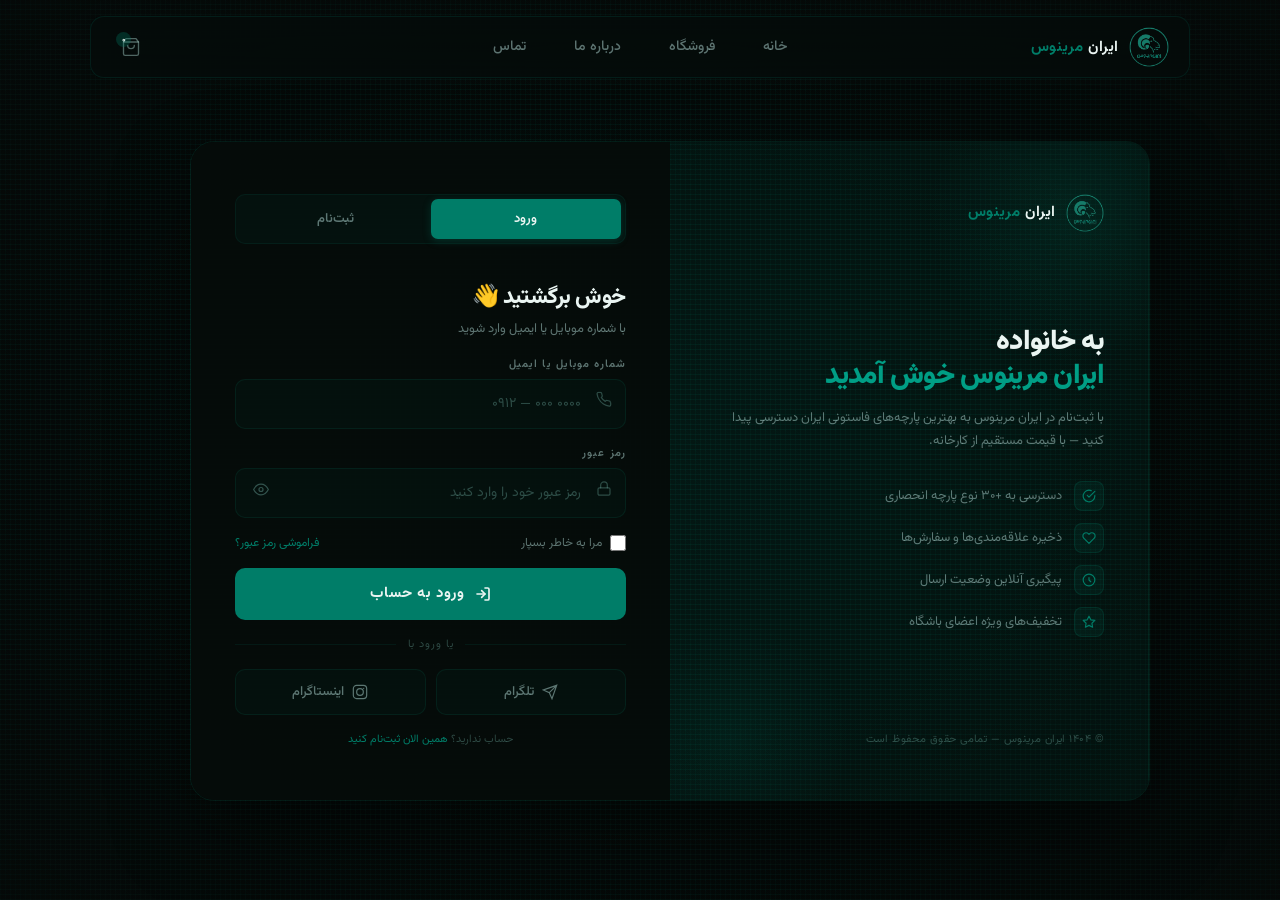
<file: admin.html>
<!DOCTYPE html>
<html lang="fa" dir="rtl">
<head>
  <meta charset="UTF-8">
  <meta name="viewport" content="width=device-width, initial-scale=1.0">
  <title>پنل مدیریت | ایران مرینوس</title>
  <link rel="stylesheet" href="assets/css/style.css">
  <meta name="description" content="پنل مدیریت ایران مرینوس">
  <meta property="og:title" content="پنل مدیریت | ایران مرینوس">
  <meta property="og:description" content="پنل مدیریت ایران مرینوس">
  <meta property="og:type" content="website">
  <meta name="twitter:card" content="summary_large_image">
  <link rel="icon" type="image/png" href="assets/images/logo.png">
  <link rel="preconnect" href="https://fonts.googleapis.com">
  <link rel="preconnect" href="https://fonts.gstatic.com" crossorigin>
  <link rel="preload" as="image" href="assets/images/logo.png">
</head>
<body>

  <div class="textile-bg"></div>
  <div class="bg-glow"></div>
  <div class="bg-vignette"></div>

  <div class="admin-page">

    <!-- Sidebar -->
    <aside class="admin-sidebar">
      <div class="admin-logo">
        <img src="assets/images/logo.png" alt="">
        <span class="admin-logo-name">ایران <span>مرینوس</span></span>
        <span class="admin-logo-badge">ADMIN</span>
      </div>

      <nav class="admin-nav">
        <div class="admin-nav-label">داشبورد</div>
        <div class="admin-nav-item active" onclick="showSection('dashboard',this)">
          <svg viewBox="0 0 24 24"><rect x="3" y="3" width="7" height="7"/><rect x="14" y="3" width="7" height="7"/><rect x="3" y="14" width="7" height="7"/><rect x="14" y="14" width="7" height="7"/></svg>
          داشبورد
        </div>

        <div class="admin-nav-label">فروشگاه</div>
        <div class="admin-nav-item" onclick="showSection('products',this)">
          <svg viewBox="0 0 24 24"><path d="M21 16V8a2 2 0 0 0-1-1.73l-7-4a2 2 0 0 0-2 0l-7 4A2 2 0 0 0 3 8v8a2 2 0 0 0 1 1.73l7 4a2 2 0 0 0 2 0l7-4A2 2 0 0 0 21 16z"/></svg>
          محصولات
          <span class="admin-nav-badge">۳۰</span>
        </div>
        <div class="admin-nav-item" onclick="showSection('orders',this)">
          <svg viewBox="0 0 24 24"><path d="M6 2 3 6v14a2 2 0 0 0 2 2h14a2 2 0 0 0 2-2V6l-3-4z"/><line x1="3" y1="6" x2="21" y2="6"/><path d="M16 10a4 4 0 0 1-8 0"/></svg>
          سفارشات
          <span class="admin-nav-badge">۸</span>
        </div>
        <div class="admin-nav-item" onclick="showSection('customers',this)">
          <svg viewBox="0 0 24 24"><path d="M17 21v-2a4 4 0 0 0-4-4H5a4 4 0 0 0-4 4v2"/><circle cx="9" cy="7" r="4"/><path d="M23 21v-2a4 4 0 0 0-3-3.87"/><path d="M16 3.13a4 4 0 0 1 0 7.75"/></svg>
          مشتریان
        </div>

        <div class="admin-nav-label">محتوا</div>
        <div class="admin-nav-item" onclick="showSection('settings',this)">
          <svg viewBox="0 0 24 24"><circle cx="12" cy="12" r="3"/><path d="M19.4 15a1.65 1.65 0 0 0 .33 1.82l.06.06a2 2 0 0 1 0 2.83 2 2 0 0 1-2.83 0l-.06-.06a1.65 1.65 0 0 0-1.82-.33 1.65 1.65 0 0 0-1 1.51V21a2 2 0 0 1-2 2 2 2 0 0 1-2-2v-.09A1.65 1.65 0 0 0 9 19.4a1.65 1.65 0 0 0-1.82.33l-.06.06a2 2 0 0 1-2.83 0 2 2 0 0 1 0-2.83l.06-.06A1.65 1.65 0 0 0 4.68 15a1.65 1.65 0 0 0-1.51-1H3a2 2 0 0 1-2-2 2 2 0 0 1 2-2h.09A1.65 1.65 0 0 0 4.6 9a1.65 1.65 0 0 0-.33-1.82l-.06-.06a2 2 0 0 1 0-2.83 2 2 0 0 1 2.83 0l.06.06A1.65 1.65 0 0 0 9 4.68a1.65 1.65 0 0 0 1-1.51V3a2 2 0 0 1 2-2 2 2 0 0 1 2 2v.09a1.65 1.65 0 0 0 1 1.51 1.65 1.65 0 0 0 1.82-.33l.06-.06a2 2 0 0 1 2.83 0 2 2 0 0 1 0 2.83l-.06.06A1.65 1.65 0 0 0 19.4 9a1.65 1.65 0 0 0 1.51 1H21a2 2 0 0 1 2 2 2 2 0 0 1-2 2h-.09a1.65 1.65 0 0 0-1.51 1z"/></svg>
          تنظیمات
        </div>
        <div class="admin-nav-item" onclick="location.href='index.html'">
          <svg viewBox="0 0 24 24"><path d="M3 9l9-7 9 7v11a2 2 0 0 1-2 2H5a2 2 0 0 1-2-2z"/><polyline points="9 22 9 12 15 12 15 22"/></svg>
          بازگشت به سایت
        </div>
      </nav>

      <div class="admin-sidebar-bottom">
        <div class="admin-user">
          <div class="admin-user-avatar">م</div>
          <div>
            <div class="admin-user-name">محمد اکبری</div>
            <div class="admin-user-role">مدیر کل</div>
          </div>
        </div>
      </div>
    </aside>

    <!-- Main -->
    <div class="admin-main">

      <!-- Topbar -->
      <div class="admin-topbar">
        <div class="admin-topbar-title" id="topbarTitle">داشبورد</div>
        <div class="admin-topbar-right">
          <button class="admin-topbar-btn admin-btn-ghost">
            <svg viewBox="0 0 24 24"><path d="M18 8A6 6 0 0 0 6 8c0 7-3 9-3 9h18s-3-2-3-9"/><path d="M13.73 21a2 2 0 0 1-3.46 0"/></svg>
            اعلان‌ها
          </button>
          <button class="admin-topbar-btn admin-btn-primary" id="addBtn" onclick="alert('فرم افزودن محصول')">
            <svg viewBox="0 0 24 24"><line x1="12" y1="5" x2="12" y2="19"/><line x1="5" y1="12" x2="19" y2="12"/></svg>
            افزودن محصول
          </button>
        </div>
      </div>

      <!-- Content -->
      <div class="admin-content">

        <!-- ── Dashboard ── -->
        <div class="admin-section active" id="section-dashboard">

          <div class="admin-stats">
            <div class="admin-stat-card">
              <div class="admin-stat-top">
                <div class="admin-stat-icon"><svg viewBox="0 0 24 24"><line x1="12" y1="1" x2="12" y2="23"/><path d="M17 5H9.5a3.5 3.5 0 0 0 0 7h5a3.5 3.5 0 0 1 0 7H6"/></svg></div>
                <span class="admin-stat-trend trend-up">↑ ۱۲٪</span>
              </div>
              <div class="admin-stat-num">۴۸,۶۰۰,۰۰۰</div>
              <div class="admin-stat-label">فروش این ماه (تومان)</div>
            </div>
            <div class="admin-stat-card">
              <div class="admin-stat-top">
                <div class="admin-stat-icon"><svg viewBox="0 0 24 24"><path d="M6 2 3 6v14a2 2 0 0 0 2 2h14a2 2 0 0 0 2-2V6l-3-4z"/><line x1="3" y1="6" x2="21" y2="6"/><path d="M16 10a4 4 0 0 1-8 0"/></svg></div>
                <span class="admin-stat-trend trend-up">↑ ۸٪</span>
              </div>
              <div class="admin-stat-num">۳۸</div>
              <div class="admin-stat-label">سفارش این ماه</div>
            </div>
            <div class="admin-stat-card">
              <div class="admin-stat-top">
                <div class="admin-stat-icon"><svg viewBox="0 0 24 24"><path d="M17 21v-2a4 4 0 0 0-4-4H5a4 4 0 0 0-4 4v2"/><circle cx="9" cy="7" r="4"/><path d="M23 21v-2a4 4 0 0 0-3-3.87"/><path d="M16 3.13a4 4 0 0 1 0 7.75"/></svg></div>
                <span class="admin-stat-trend trend-up">↑ ۵٪</span>
              </div>
              <div class="admin-stat-num">۵۲۴</div>
              <div class="admin-stat-label">کل مشتریان</div>
            </div>
            <div class="admin-stat-card">
              <div class="admin-stat-top">
                <div class="admin-stat-icon"><svg viewBox="0 0 24 24"><path d="M21 16V8a2 2 0 0 0-1-1.73l-7-4a2 2 0 0 0-2 0l-7 4A2 2 0 0 0 3 8v8a2 2 0 0 0 1 1.73l7 4a2 2 0 0 0 2 0l7-4A2 2 0 0 0 21 16z"/></svg></div>
                <span class="admin-stat-trend trend-down">↓ ۳٪</span>
              </div>
              <div class="admin-stat-num">۳۰</div>
              <div class="admin-stat-label">محصولات فعال</div>
            </div>
          </div>

          <div class="admin-grid">
            <div class="admin-panel">
              <div class="admin-panel-header">
                <div class="admin-panel-title">فروش ماهانه</div>
                <div class="admin-panel-action">گزارش کامل</div>
              </div>
              <div class="admin-chart"><div class="chart-bar-wrap"><div class="chart-bar" style="height:40%;"></div><div class="chart-label">فر</div></div><div class="chart-bar-wrap"><div class="chart-bar" style="height:65%;"></div><div class="chart-label">ار</div></div><div class="chart-bar-wrap"><div class="chart-bar" style="height:50%;"></div><div class="chart-label">خر</div></div><div class="chart-bar-wrap"><div class="chart-bar" style="height:80%;"></div><div class="chart-label">دی</div></div><div class="chart-bar-wrap"><div class="chart-bar" style="height:95%;"></div><div class="chart-label">بهـ</div></div><div class="chart-bar-wrap"><div class="chart-bar" style="height:70%;"></div><div class="chart-label">شه</div></div><div class="chart-bar-wrap"><div class="chart-bar" style="height:85%;"></div><div class="chart-label">مر</div></div><div class="chart-bar-wrap"><div class="chart-bar" style="height:60%;"></div><div class="chart-label">تیر</div></div><div class="chart-bar-wrap"><div class="chart-bar" style="height:90%;"></div><div class="chart-label">مرد</div></div><div class="chart-bar-wrap"><div class="chart-bar" style="height:75%;"></div><div class="chart-label">شه</div></div><div class="chart-bar-wrap"><div class="chart-bar" style="height:100%;"></div><div class="chart-label">مهر</div></div><div class="chart-bar-wrap"><div class="chart-bar" style="height:88%;"></div><div class="chart-label">آب</div></div></div>
            </div>

            <div class="admin-panel">
              <div class="admin-panel-header">
                <div class="admin-panel-title">سفارشات اخیر</div>
                <div class="admin-panel-action">مشاهده همه</div>
              </div>
              <div class="admin-orders">
              <div class="order-item">
                <div class="order-num">#۱۲۴۵</div>
                <div class="order-info">
                  <div class="order-name">احمد رضایی</div>
                  <div class="order-date">فاستونی مرینوس × ۳ متر</div>
                </div>
                <span class="tbl-badge tbl-badge-green">موجود</span>
                <div class="order-amount">۳,۷۵۰,۰۰۰ ت</div>
              </div>
              <div class="order-item">
                <div class="order-num">#۱۲۴۴</div>
                <div class="order-info">
                  <div class="order-name">مریم کریمی</div>
                  <div class="order-date">فاستونی ویول × ۲ متر</div>
                </div>
                <span class="tbl-badge tbl-badge-orange">در ارسال</span>
                <div class="order-amount">۱,۷۶۰,۰۰۰ ت</div>
              </div>
              <div class="order-item">
                <div class="order-num">#۱۲۴۳</div>
                <div class="order-info">
                  <div class="order-name">سعید محمدی</div>
                  <div class="order-date">فاستونی گابردین × ۵ متر</div>
                </div>
                <span class="tbl-badge tbl-badge-green">تحویل داده شد</span>
                <div class="order-amount">۴,۸۰۰,۰۰۰ ت</div>
              </div>
              <div class="order-item">
                <div class="order-num">#۱۲۴۲</div>
                <div class="order-info">
                  <div class="order-name">فاطمه نوری</div>
                  <div class="order-date">فاستونی فلانل × ۴ متر</div>
                </div>
                <span class="tbl-badge tbl-badge-red">در انتظار</span>
                <div class="order-amount">۴,۴۰۰,۰۰۰ ت</div>
              </div>
              <div class="order-item">
                <div class="order-num">#۱۲۴۱</div>
                <div class="order-info">
                  <div class="order-name">علی حسینی</div>
                  <div class="order-date">فاستونی تویید × ۲ متر</div>
                </div>
                <span class="tbl-badge tbl-badge-green">تحویل داده شد</span>
                <div class="order-amount">۲,۹۰۰,۰۰۰ ت</div>
              </div></div>
            </div>
          </div>

          <div class="admin-panel">
            <div class="admin-panel-header">
              <div class="admin-panel-title">پرفروش‌ترین محصولات</div>
              <div class="admin-panel-action">مشاهده همه</div>
            </div>
            <div class="admin-table-wrap">
              <table class="admin-table">
                <thead><tr>
                  <th></th><th>نام محصول</th><th>نوع</th><th>قیمت</th><th>موجودی</th><th>وضعیت</th><th>عملیات</th>
                </tr></thead>
                <tbody>
            <tr>
              <td><input type="checkbox" style="accent-color:var(--green)"></td>
              <td><span class="tbl-product-name">فاستونی مرینوس ایتالیایی — سرمه‌ای</span></td>
              <td><span class="tbl-badge tbl-badge-green">مرینوس</span></td>
              <td>۱,۲۵۰,۰۰۰ ت</td>
              <td>۴۸ متر</td>
              <td><span class="tbl-badge tbl-badge-green">موجود</span></td>
              <td>
                <div class="tbl-actions">
                  <button class="tbl-action-btn" title="ویرایش"><svg viewBox="0 0 24 24"><path d="M11 4H4a2 2 0 0 0-2 2v14a2 2 0 0 0 2 2h14a2 2 0 0 0 2-2v-7"/><path d="M18.5 2.5a2.121 2.121 0 0 1 3 3L12 15l-4 1 1-4 9.5-9.5z"/></svg></button>
                  <button class="tbl-action-btn" title="مشاهده"><svg viewBox="0 0 24 24"><path d="M1 12s4-8 11-8 11 8 11 8-4 8-11 8-11-8-11-8z"/><circle cx="12" cy="12" r="3"/></svg></button>
                  <button class="tbl-action-btn danger" title="حذف"><svg viewBox="0 0 24 24"><polyline points="3 6 5 6 21 6"/><path d="M19 6l-1 14a2 2 0 0 1-2 2H8a2 2 0 0 1-2-2L5 6"/><path d="M10 11v6"/><path d="M14 11v6"/></svg></button>
                </div>
              </td>
            </tr>
            <tr>
              <td><input type="checkbox" style="accent-color:var(--green)"></td>
              <td><span class="tbl-product-name">فاستونی ویول راه‌راه — خاکستری</span></td>
              <td><span class="tbl-badge tbl-badge-green">ویول</span></td>
              <td>۸۸۰,۰۰۰ ت</td>
              <td>۳۲ متر</td>
              <td><span class="tbl-badge tbl-badge-green">موجود</span></td>
              <td>
                <div class="tbl-actions">
                  <button class="tbl-action-btn" title="ویرایش"><svg viewBox="0 0 24 24"><path d="M11 4H4a2 2 0 0 0-2 2v14a2 2 0 0 0 2 2h14a2 2 0 0 0 2-2v-7"/><path d="M18.5 2.5a2.121 2.121 0 0 1 3 3L12 15l-4 1 1-4 9.5-9.5z"/></svg></button>
                  <button class="tbl-action-btn" title="مشاهده"><svg viewBox="0 0 24 24"><path d="M1 12s4-8 11-8 11 8 11 8-4 8-11 8-11-8-11-8z"/><circle cx="12" cy="12" r="3"/></svg></button>
                  <button class="tbl-action-btn danger" title="حذف"><svg viewBox="0 0 24 24"><polyline points="3 6 5 6 21 6"/><path d="M19 6l-1 14a2 2 0 0 1-2 2H8a2 2 0 0 1-2-2L5 6"/><path d="M10 11v6"/><path d="M14 11v6"/></svg></button>
                </div>
              </td>
            </tr>
            <tr>
              <td><input type="checkbox" style="accent-color:var(--green)"></td>
              <td><span class="tbl-product-name">فاستونی گابردین چهارخانه — قهوه‌ای</span></td>
              <td><span class="tbl-badge tbl-badge-green">گابردین</span></td>
              <td>۹۶۰,۰۰۰ ت</td>
              <td>۱۲ متر</td>
              <td><span class="tbl-badge tbl-badge-orange">کم</span></td>
              <td>
                <div class="tbl-actions">
                  <button class="tbl-action-btn" title="ویرایش"><svg viewBox="0 0 24 24"><path d="M11 4H4a2 2 0 0 0-2 2v14a2 2 0 0 0 2 2h14a2 2 0 0 0 2-2v-7"/><path d="M18.5 2.5a2.121 2.121 0 0 1 3 3L12 15l-4 1 1-4 9.5-9.5z"/></svg></button>
                  <button class="tbl-action-btn" title="مشاهده"><svg viewBox="0 0 24 24"><path d="M1 12s4-8 11-8 11 8 11 8-4 8-11 8-11-8-11-8z"/><circle cx="12" cy="12" r="3"/></svg></button>
                  <button class="tbl-action-btn danger" title="حذف"><svg viewBox="0 0 24 24"><polyline points="3 6 5 6 21 6"/><path d="M19 6l-1 14a2 2 0 0 1-2 2H8a2 2 0 0 1-2-2L5 6"/><path d="M10 11v6"/><path d="M14 11v6"/></svg></button>
                </div>
              </td>
            </tr>
            <tr>
              <td><input type="checkbox" style="accent-color:var(--green)"></td>
              <td><span class="tbl-product-name">فاستونی فلانل کشمیر — نوک‌مدادی</span></td>
              <td><span class="tbl-badge tbl-badge-green">فلانل</span></td>
              <td>۱,۱۰۰,۰۰۰ ت</td>
              <td>۰ متر</td>
              <td><span class="tbl-badge tbl-badge-red">ناموجود</span></td>
              <td>
                <div class="tbl-actions">
                  <button class="tbl-action-btn" title="ویرایش"><svg viewBox="0 0 24 24"><path d="M11 4H4a2 2 0 0 0-2 2v14a2 2 0 0 0 2 2h14a2 2 0 0 0 2-2v-7"/><path d="M18.5 2.5a2.121 2.121 0 0 1 3 3L12 15l-4 1 1-4 9.5-9.5z"/></svg></button>
                  <button class="tbl-action-btn" title="مشاهده"><svg viewBox="0 0 24 24"><path d="M1 12s4-8 11-8 11 8 11 8-4 8-11 8-11-8-11-8z"/><circle cx="12" cy="12" r="3"/></svg></button>
                  <button class="tbl-action-btn danger" title="حذف"><svg viewBox="0 0 24 24"><polyline points="3 6 5 6 21 6"/><path d="M19 6l-1 14a2 2 0 0 1-2 2H8a2 2 0 0 1-2-2L5 6"/><path d="M10 11v6"/><path d="M14 11v6"/></svg></button>
                </div>
              </td>
      </tbody>
              </table>
            </div>
          </div>
        </div>

        <!-- ── Products ── -->
        <div class="admin-section" id="section-products">
          <div class="admin-panel admin-products-table">
            <div class="admin-panel-header">
              <div class="admin-panel-title">مدیریت محصولات</div>
              <button class="admin-topbar-btn admin-btn-primary" onclick="alert('افزودن محصول جدید')">
                <svg viewBox="0 0 24 24"><line x1="12" y1="5" x2="12" y2="19"/><line x1="5" y1="12" x2="19" y2="12"/></svg>
                محصول جدید
              </button>
            </div>
            <div class="admin-search-bar">
              <input class="admin-search-input" type="text" placeholder="جستجوی محصول...">
              <button class="admin-topbar-btn admin-btn-ghost">فیلتر</button>
            </div>
            <div class="admin-table-wrap">
              <table class="admin-table">
                <thead><tr>
                  <th><input type="checkbox" style="accent-color:var(--green)"></th>
                  <th>نام محصول</th><th>نوع</th><th>قیمت</th><th>موجودی</th><th>وضعیت</th><th>عملیات</th>
                </tr></thead>
                <tbody>
            <tr>
              <td><input type="checkbox" style="accent-color:var(--green)"></td>
              <td><span class="tbl-product-name">فاستونی مرینوس ایتالیایی — سرمه‌ای</span></td>
              <td><span class="tbl-badge tbl-badge-green">مرینوس</span></td>
              <td>۱,۲۵۰,۰۰۰ ت</td>
              <td>۴۸ متر</td>
              <td><span class="tbl-badge tbl-badge-green">موجود</span></td>
              <td>
                <div class="tbl-actions">
                  <button class="tbl-action-btn" title="ویرایش"><svg viewBox="0 0 24 24"><path d="M11 4H4a2 2 0 0 0-2 2v14a2 2 0 0 0 2 2h14a2 2 0 0 0 2-2v-7"/><path d="M18.5 2.5a2.121 2.121 0 0 1 3 3L12 15l-4 1 1-4 9.5-9.5z"/></svg></button>
                  <button class="tbl-action-btn" title="مشاهده"><svg viewBox="0 0 24 24"><path d="M1 12s4-8 11-8 11 8 11 8-4 8-11 8-11-8-11-8z"/><circle cx="12" cy="12" r="3"/></svg></button>
                  <button class="tbl-action-btn danger" title="حذف"><svg viewBox="0 0 24 24"><polyline points="3 6 5 6 21 6"/><path d="M19 6l-1 14a2 2 0 0 1-2 2H8a2 2 0 0 1-2-2L5 6"/><path d="M10 11v6"/><path d="M14 11v6"/></svg></button>
                </div>
              </td>
            </tr>
            <tr>
              <td><input type="checkbox" style="accent-color:var(--green)"></td>
              <td><span class="tbl-product-name">فاستونی ویول راه‌راه — خاکستری</span></td>
              <td><span class="tbl-badge tbl-badge-green">ویول</span></td>
              <td>۸۸۰,۰۰۰ ت</td>
              <td>۳۲ متر</td>
              <td><span class="tbl-badge tbl-badge-green">موجود</span></td>
              <td>
                <div class="tbl-actions">
                  <button class="tbl-action-btn" title="ویرایش"><svg viewBox="0 0 24 24"><path d="M11 4H4a2 2 0 0 0-2 2v14a2 2 0 0 0 2 2h14a2 2 0 0 0 2-2v-7"/><path d="M18.5 2.5a2.121 2.121 0 0 1 3 3L12 15l-4 1 1-4 9.5-9.5z"/></svg></button>
                  <button class="tbl-action-btn" title="مشاهده"><svg viewBox="0 0 24 24"><path d="M1 12s4-8 11-8 11 8 11 8-4 8-11 8-11-8-11-8z"/><circle cx="12" cy="12" r="3"/></svg></button>
                  <button class="tbl-action-btn danger" title="حذف"><svg viewBox="0 0 24 24"><polyline points="3 6 5 6 21 6"/><path d="M19 6l-1 14a2 2 0 0 1-2 2H8a2 2 0 0 1-2-2L5 6"/><path d="M10 11v6"/><path d="M14 11v6"/></svg></button>
                </div>
              </td>
            </tr>
            <tr>
              <td><input type="checkbox" style="accent-color:var(--green)"></td>
              <td><span class="tbl-product-name">فاستونی گابردین چهارخانه — قهوه‌ای</span></td>
              <td><span class="tbl-badge tbl-badge-green">گابردین</span></td>
              <td>۹۶۰,۰۰۰ ت</td>
              <td>۱۲ متر</td>
              <td><span class="tbl-badge tbl-badge-orange">کم</span></td>
              <td>
                <div class="tbl-actions">
                  <button class="tbl-action-btn" title="ویرایش"><svg viewBox="0 0 24 24"><path d="M11 4H4a2 2 0 0 0-2 2v14a2 2 0 0 0 2 2h14a2 2 0 0 0 2-2v-7"/><path d="M18.5 2.5a2.121 2.121 0 0 1 3 3L12 15l-4 1 1-4 9.5-9.5z"/></svg></button>
                  <button class="tbl-action-btn" title="مشاهده"><svg viewBox="0 0 24 24"><path d="M1 12s4-8 11-8 11 8 11 8-4 8-11 8-11-8-11-8z"/><circle cx="12" cy="12" r="3"/></svg></button>
                  <button class="tbl-action-btn danger" title="حذف"><svg viewBox="0 0 24 24"><polyline points="3 6 5 6 21 6"/><path d="M19 6l-1 14a2 2 0 0 1-2 2H8a2 2 0 0 1-2-2L5 6"/><path d="M10 11v6"/><path d="M14 11v6"/></svg></button>
                </div>
              </td>
            </tr>
            <tr>
              <td><input type="checkbox" style="accent-color:var(--green)"></td>
              <td><span class="tbl-product-name">فاستونی فلانل کشمیر — نوک‌مدادی</span></td>
              <td><span class="tbl-badge tbl-badge-green">فلانل</span></td>
              <td>۱,۱۰۰,۰۰۰ ت</td>
              <td>۰ متر</td>
              <td><span class="tbl-badge tbl-badge-red">ناموجود</span></td>
              <td>
                <div class="tbl-actions">
                  <button class="tbl-action-btn" title="ویرایش"><svg viewBox="0 0 24 24"><path d="M11 4H4a2 2 0 0 0-2 2v14a2 2 0 0 0 2 2h14a2 2 0 0 0 2-2v-7"/><path d="M18.5 2.5a2.121 2.121 0 0 1 3 3L12 15l-4 1 1-4 9.5-9.5z"/></svg></button>
                  <button class="tbl-action-btn" title="مشاهده"><svg viewBox="0 0 24 24"><path d="M1 12s4-8 11-8 11 8 11 8-4 8-11 8-11-8-11-8z"/><circle cx="12" cy="12" r="3"/></svg></button>
                  <button class="tbl-action-btn danger" title="حذف"><svg viewBox="0 0 24 24"><polyline points="3 6 5 6 21 6"/><path d="M19 6l-1 14a2 2 0 0 1-2 2H8a2 2 0 0 1-2-2L5 6"/><path d="M10 11v6"/><path d="M14 11v6"/></svg></button>
                </div>
              </td>
            </tr>
            <tr>
              <td><input type="checkbox" style="accent-color:var(--green)"></td>
              <td><span class="tbl-product-name">فاستونی تویید اسکاتلندی — سبز</span></td>
              <td><span class="tbl-badge tbl-badge-green">تویید</span></td>
              <td>۱,۴۵۰,۰۰۰ ت</td>
              <td>۲۴ متر</td>
              <td><span class="tbl-badge tbl-badge-green">موجود</span></td>
              <td>
                <div class="tbl-actions">
                  <button class="tbl-action-btn" title="ویرایش"><svg viewBox="0 0 24 24"><path d="M11 4H4a2 2 0 0 0-2 2v14a2 2 0 0 0 2 2h14a2 2 0 0 0 2-2v-7"/><path d="M18.5 2.5a2.121 2.121 0 0 1 3 3L12 15l-4 1 1-4 9.5-9.5z"/></svg></button>
                  <button class="tbl-action-btn" title="مشاهده"><svg viewBox="0 0 24 24"><path d="M1 12s4-8 11-8 11 8 11 8-4 8-11 8-11-8-11-8z"/><circle cx="12" cy="12" r="3"/></svg></button>
                  <button class="tbl-action-btn danger" title="حذف"><svg viewBox="0 0 24 24"><polyline points="3 6 5 6 21 6"/><path d="M19 6l-1 14a2 2 0 0 1-2 2H8a2 2 0 0 1-2-2L5 6"/><path d="M10 11v6"/><path d="M14 11v6"/></svg></button>
                </div>
              </td>
            </tr>
            <tr>
              <td><input type="checkbox" style="accent-color:var(--green)"></td>
              <td><span class="tbl-product-name">فاستونی مرینوس ساده — مشکی</span></td>
              <td><span class="tbl-badge tbl-badge-green">مرینوس</span></td>
              <td>۱,۱۲۰,۰۰۰ ت</td>
              <td>۶۰ متر</td>
              <td><span class="tbl-badge tbl-badge-green">موجود</span></td>
              <td>
                <div class="tbl-actions">
                  <button class="tbl-action-btn" title="ویرایش"><svg viewBox="0 0 24 24"><path d="M11 4H4a2 2 0 0 0-2 2v14a2 2 0 0 0 2 2h14a2 2 0 0 0 2-2v-7"/><path d="M18.5 2.5a2.121 2.121 0 0 1 3 3L12 15l-4 1 1-4 9.5-9.5z"/></svg></button>
                  <button class="tbl-action-btn" title="مشاهده"><svg viewBox="0 0 24 24"><path d="M1 12s4-8 11-8 11 8 11 8-4 8-11 8-11-8-11-8z"/><circle cx="12" cy="12" r="3"/></svg></button>
                  <button class="tbl-action-btn danger" title="حذف"><svg viewBox="0 0 24 24"><polyline points="3 6 5 6 21 6"/><path d="M19 6l-1 14a2 2 0 0 1-2 2H8a2 2 0 0 1-2-2L5 6"/><path d="M10 11v6"/><path d="M14 11v6"/></svg></button>
                </div>
              </td>
            </tr>
            <tr>
              <td><input type="checkbox" style="accent-color:var(--green)"></td>
              <td><span class="tbl-product-name">فاستونی گابردین ساده — سرمه‌ای</span></td>
              <td><span class="tbl-badge tbl-badge-green">گابردین</span></td>
              <td>۸۵۰,۰۰۰ ت</td>
              <td>۸ متر</td>
              <td><span class="tbl-badge tbl-badge-orange">کم</span></td>
              <td>
                <div class="tbl-actions">
                  <button class="tbl-action-btn" title="ویرایش"><svg viewBox="0 0 24 24"><path d="M11 4H4a2 2 0 0 0-2 2v14a2 2 0 0 0 2 2h14a2 2 0 0 0 2-2v-7"/><path d="M18.5 2.5a2.121 2.121 0 0 1 3 3L12 15l-4 1 1-4 9.5-9.5z"/></svg></button>
                  <button class="tbl-action-btn" title="مشاهده"><svg viewBox="0 0 24 24"><path d="M1 12s4-8 11-8 11 8 11 8-4 8-11 8-11-8-11-8z"/><circle cx="12" cy="12" r="3"/></svg></button>
                  <button class="tbl-action-btn danger" title="حذف"><svg viewBox="0 0 24 24"><polyline points="3 6 5 6 21 6"/><path d="M19 6l-1 14a2 2 0 0 1-2 2H8a2 2 0 0 1-2-2L5 6"/><path d="M10 11v6"/><path d="M14 11v6"/></svg></button>
                </div>
              </td>
            </tr>
            <tr>
              <td><input type="checkbox" style="accent-color:var(--green)"></td>
              <td><span class="tbl-product-name">فاستونی ویول ساده — کرم</span></td>
              <td><span class="tbl-badge tbl-badge-green">ویول</span></td>
              <td>۷۵۰,۰۰۰ ت</td>
              <td>۴۴ متر</td>
              <td><span class="tbl-badge tbl-badge-green">موجود</span></td>
              <td>
                <div class="tbl-actions">
                  <button class="tbl-action-btn" title="ویرایش"><svg viewBox="0 0 24 24"><path d="M11 4H4a2 2 0 0 0-2 2v14a2 2 0 0 0 2 2h14a2 2 0 0 0 2-2v-7"/><path d="M18.5 2.5a2.121 2.121 0 0 1 3 3L12 15l-4 1 1-4 9.5-9.5z"/></svg></button>
                  <button class="tbl-action-btn" title="مشاهده"><svg viewBox="0 0 24 24"><path d="M1 12s4-8 11-8 11 8 11 8-4 8-11 8-11-8-11-8z"/><circle cx="12" cy="12" r="3"/></svg></button>
                  <button class="tbl-action-btn danger" title="حذف"><svg viewBox="0 0 24 24"><polyline points="3 6 5 6 21 6"/><path d="M19 6l-1 14a2 2 0 0 1-2 2H8a2 2 0 0 1-2-2L5 6"/><path d="M10 11v6"/><path d="M14 11v6"/></svg></button>
                </div>
              </td>
            </tr></tbody>
              </table>
            </div>
            <div class="admin-pages">
              <span>نمایش ۱-۸ از ۳۰ محصول</span>
              <div class="admin-pages-btns">
                <button class="admin-page-btn"><svg viewBox="0 0 24 24"><polyline points="15 18 9 12 15 6"/></svg></button>
                <button class="admin-page-btn active">۱</button>
                <button class="admin-page-btn">۲</button>
                <button class="admin-page-btn">۳</button>
                <button class="admin-page-btn"><svg viewBox="0 0 24 24"><polyline points="9 18 15 12 9 6"/></svg></button>
              </div>
            </div>
          </div>
        </div>

        <!-- ── Orders ── -->
        <div class="admin-section" id="section-orders">
          <div class="admin-panel">
            <div class="admin-panel-header">
              <div class="admin-panel-title">مدیریت سفارشات</div>
              <div class="admin-panel-action">خروجی اکسل</div>
            </div>
            <div class="admin-table-wrap">
              <table class="admin-table">
                <thead><tr>
                  <th>شماره</th><th>مشتری</th><th>محصول</th><th>مبلغ</th><th>وضعیت</th><th>عملیات</th>
                </tr></thead>
                <tbody>
                  <tr><td>#۱۲۴۵</td><td>احمد رضایی</td><td>فاستونی مرینوس × ۳م</td><td>۳,۷۵۰,۰۰۰ ت</td><td><span class="tbl-badge tbl-badge-green">موجود</span></td><td><div class="tbl-actions"><button class="tbl-action-btn"><svg viewBox="0 0 24 24"><path d="M11 4H4a2 2 0 0 0-2 2v14a2 2 0 0 0 2 2h14a2 2 0 0 0 2-2v-7"/><path d="M18.5 2.5a2.121 2.121 0 0 1 3 3L12 15l-4 1 1-4 9.5-9.5z"/></svg></button></div></td></tr>
                  <tr><td>#۱۲۴۴</td><td>مریم کریمی</td><td>فاستونی ویول × ۲م</td><td>۱,۷۶۰,۰۰۰ ت</td><td><span class="tbl-badge tbl-badge-orange">در ارسال</span></td><td><div class="tbl-actions"><button class="tbl-action-btn"><svg viewBox="0 0 24 24"><path d="M11 4H4a2 2 0 0 0-2 2v14a2 2 0 0 0 2 2h14a2 2 0 0 0 2-2v-7"/><path d="M18.5 2.5a2.121 2.121 0 0 1 3 3L12 15l-4 1 1-4 9.5-9.5z"/></svg></button></div></td></tr>
                  <tr><td>#۱۲۴۳</td><td>سعید محمدی</td><td>فاستونی گابردین × ۵م</td><td>۴,۸۰۰,۰۰۰ ت</td><td><span class="tbl-badge tbl-badge-green">تحویل داده شد</span></td><td><div class="tbl-actions"><button class="tbl-action-btn"><svg viewBox="0 0 24 24"><path d="M11 4H4a2 2 0 0 0-2 2v14a2 2 0 0 0 2 2h14a2 2 0 0 0 2-2v-7"/><path d="M18.5 2.5a2.121 2.121 0 0 1 3 3L12 15l-4 1 1-4 9.5-9.5z"/></svg></button></div></td></tr>
                  <tr><td>#۱۲۴۲</td><td>فاطمه نوری</td><td>فاستونی فلانل × ۴م</td><td>۴,۴۰۰,۰۰۰ ت</td><td><span class="tbl-badge tbl-badge-red">در انتظار</span></td><td><div class="tbl-actions"><button class="tbl-action-btn"><svg viewBox="0 0 24 24"><path d="M11 4H4a2 2 0 0 0-2 2v14a2 2 0 0 0 2 2h14a2 2 0 0 0 2-2v-7"/><path d="M18.5 2.5a2.121 2.121 0 0 1 3 3L12 15l-4 1 1-4 9.5-9.5z"/></svg></button></div></td></tr>
                  <tr><td>#۱۲۴۱</td><td>علی حسینی</td><td>فاستونی تویید × ۲م</td><td>۲,۹۰۰,۰۰۰ ت</td><td><span class="tbl-badge tbl-badge-green">تحویل داده شد</span></td><td><div class="tbl-actions"><button class="tbl-action-btn"><svg viewBox="0 0 24 24"><path d="M11 4H4a2 2 0 0 0-2 2v14a2 2 0 0 0 2 2h14a2 2 0 0 0 2-2v-7"/><path d="M18.5 2.5a2.121 2.121 0 0 1 3 3L12 15l-4 1 1-4 9.5-9.5z"/></svg></button></div></td></tr>
                </tbody>
              </table>
            </div>
          </div>
        </div>

        <!-- ── Customers ── -->
        <div class="admin-section" id="section-customers">
          <div class="admin-panel">
            <div class="admin-panel-header">
              <div class="admin-panel-title">مدیریت مشتریان</div>
            </div>
            <div class="admin-table-wrap">
              <table class="admin-table">
                <thead><tr><th>نام</th><th>موبایل</th><th>تعداد سفارش</th><th>جمع خرید</th><th>وضعیت</th></tr></thead>
                <tbody>
                  <tr><td><span class="tbl-product-name">احمد رضایی</span></td><td>۰۹۱۲-۱۱۱۱۱۱۱</td><td>۵</td><td>۱۲,۵۰۰,۰۰۰ ت</td><td><span class="tbl-badge tbl-badge-green">فعال</span></td></tr>
                  <tr><td><span class="tbl-product-name">مریم کریمی</span></td><td>۰۹۱۳-۲۲۲۲۲۲۲</td><td>۳</td><td>۷,۲۰۰,۰۰۰ ت</td><td><span class="tbl-badge tbl-badge-green">فعال</span></td></tr>
                  <tr><td><span class="tbl-product-name">سعید محمدی</span></td><td>۰۹۱۴-۳۳۳۳۳۳۳</td><td>۸</td><td>۲۲,۴۰۰,۰۰۰ ت</td><td><span class="tbl-badge tbl-badge-green">فعال</span></td></tr>
                  <tr><td><span class="tbl-product-name">فاطمه نوری</span></td><td>۰۹۱۵-۴۴۴۴۴۴۴</td><td>۱</td><td>۴,۴۰۰,۰۰۰ ت</td><td><span class="tbl-badge tbl-badge-orange">جدید</span></td></tr>
                </tbody>
              </table>
            </div>
          </div>
        </div>

        <!-- ── Settings ── -->
        <div class="admin-section" id="section-settings">
          <div class="admin-panel">
            <div class="admin-panel-header">
              <div class="admin-panel-title">تنظیمات سایت</div>
            </div>
            <div style="padding:28px;display:flex;flex-direction:column;gap:20px;">
              <div class="login-form-group">
                <label class="login-form-label">نام سایت</label>
                <div class="login-form-input-wrap"><input class="login-form-input" type="text" value="ایران مرینوس"></div>
              </div>
              <div class="login-form-group">
                <label class="login-form-label">ایمیل مدیر</label>
                <div class="login-form-input-wrap"><input class="login-form-input" type="email" value="info@iranmerinos.ir"></div>
              </div>
              <div class="login-form-group">
                <label class="login-form-label">شماره تماس</label>
                <div class="login-form-input-wrap"><input class="login-form-input" type="text" value="۰۲۱-۸۸۴۴۵۵۶۶"></div>
              </div>
              <button class="login-submit" style="max-width:200px;" onclick="alert('تنظیمات ذخیره شد')">ذخیره تغییرات</button>
            </div>
          </div>
        </div>

      </div>
    </div>
  </div>
  <script>
    const titles = {
      dashboard: 'داشبورد',
      products:  'مدیریت محصولات',
      orders:    'مدیریت سفارشات',
      customers: 'مدیریت مشتریان',
      settings:  'تنظیمات'
    };

    function showSection(id, navEl) {
      document.querySelectorAll('.admin-section').forEach(s => s.classList.remove('active'));
      document.querySelectorAll('.admin-nav-item').forEach(n => n.classList.remove('active'));
      document.getElementById('section-' + id).classList.add('active');
      if(navEl) navEl.classList.add('active');
      document.getElementById('topbarTitle').textContent = titles[id] || '';
    }
  </script>

  <script src="assets/js/admin.js"></script>
  <script src="assets/js/app.js"></script>
</body>
</html>
</file>
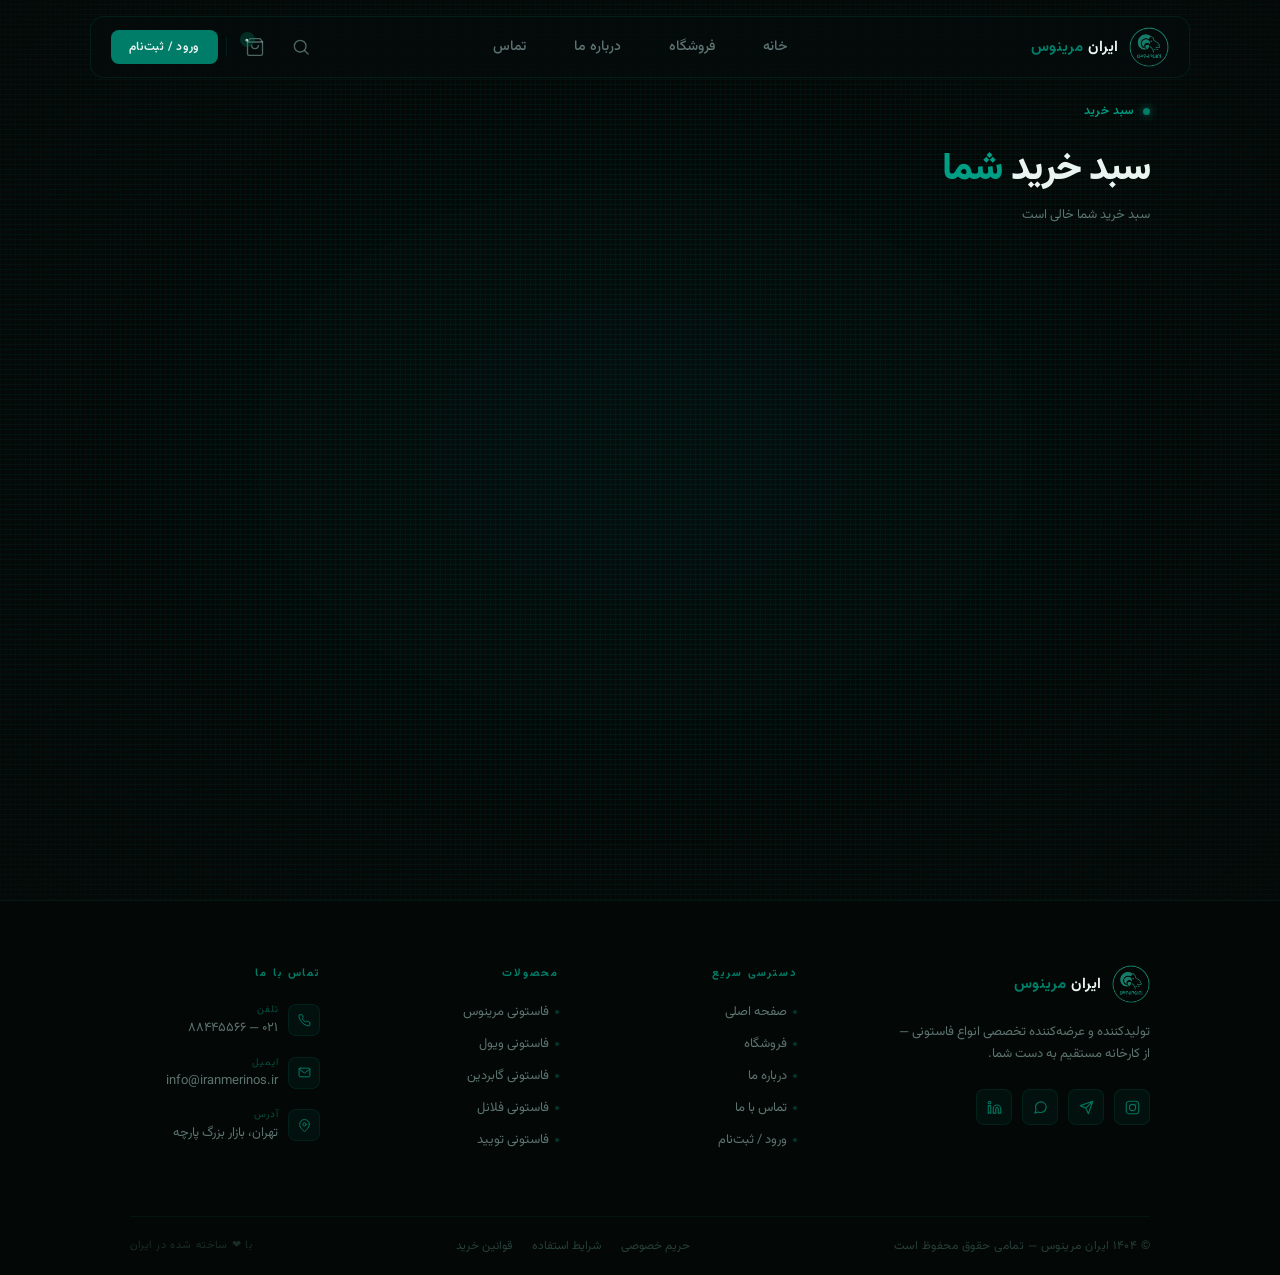
<file: cart.html>
<!DOCTYPE html>
<html lang="fa" dir="rtl">
<head>
  <meta charset="UTF-8">
  <meta name="viewport" content="width=device-width, initial-scale=1.0">
  <title>سبد خرید | ایران مرینوس</title>
  <link rel="stylesheet" href="assets/css/style.css">
  <style>
    .cart-page { padding-top: calc(var(--header-h) + 40px); padding-bottom: 6rem; }
    .cart-layout { display: grid; grid-template-columns: 1fr 360px; gap: 28px; align-items: start; margin-top: 36px; }
    .cart-title { font-size: clamp(26px,4vw,38px); font-weight: 800; color: var(--text); letter-spacing:-0.025em; margin-bottom: 6px; }
    .cart-title span { color: var(--green-light); }
    .cart-subtitle { font-size: 13px; color: var(--text-muted); }

    .cart-items { display: flex; flex-direction: column; gap: 12px; }
    .cart-item {
      background: rgba(8,18,15,0.85); border: 1px solid rgba(0,125,104,0.12);
      border-radius: 14px; padding: 18px 20px;
      display: grid; grid-template-columns: 80px 1fr auto;
      gap: 16px; align-items: center;
      transition: border-color 0.2s;
    }
    .cart-item:hover { border-color: rgba(0,125,104,0.28); }
    .cart-item-img {
      width: 80px; height: 80px; border-radius: 10px;
      overflow: hidden; border: 1px solid rgba(0,125,104,0.12); position: relative;
    }
    .cart-item-img-bg { position: absolute; inset: 0; }
    .cart-item-info {}
    .cart-item-type { font-size: 9px; font-weight: 700; letter-spacing: 0.14em; text-transform: uppercase; color: rgba(0,180,148,0.6); margin-bottom: 4px; }
    .cart-item-name { font-size: 14px; font-weight: 700; color: var(--text); margin-bottom: 6px; }
    .cart-item-meta { font-size: 12px; color: var(--text-faint); display: flex; gap: 10px; }
    .cart-item-right { display: flex; flex-direction: column; align-items: flex-end; gap: 10px; }
    .cart-item-price { font-size: 16px; font-weight: 800; color: var(--green-light); white-space: nowrap; }
    .cart-item-qty {
      display: flex; align-items: center; gap: 0;
      background: rgba(0,125,104,0.06); border: 1px solid rgba(0,125,104,0.15); border-radius: 8px; overflow: hidden;
    }
    .cart-qty-btn { width: 30px; height: 30px; display: flex; align-items: center; justify-content: center; cursor: pointer; color: var(--text-muted); font-size: 16px; font-weight: 300; background: transparent; border: none; font-family: inherit; transition: background 0.15s, color 0.15s; }
    .cart-qty-btn:hover { background: rgba(0,125,104,0.12); color: var(--green); }
    .cart-qty-num { width: 36px; text-align: center; font-size: 13px; font-weight: 700; color: var(--text); border-left: 1px solid rgba(0,125,104,0.12); border-right: 1px solid rgba(0,125,104,0.12); line-height: 30px; }
    .cart-item-remove { font-size: 11px; color: rgba(192,57,43,0.6); cursor: pointer; transition: color 0.2s; }
    .cart-item-remove:hover { color: #E74C3C; }

    .cart-empty {
      text-align: center; padding: 80px 20px;
      background: rgba(8,18,15,0.7); border: 1px solid rgba(0,125,104,0.1);
      border-radius: 16px;
    }
    .cart-empty-icon { font-size: 48px; margin-bottom: 16px; opacity: 0.3; }
    .cart-empty-title { font-size: 20px; font-weight: 700; color: var(--text); margin-bottom: 8px; }
    .cart-empty-desc { font-size: 13px; color: var(--text-muted); margin-bottom: 24px; }

    .cart-summary {
      background: rgba(8,18,15,0.85); border: 1px solid rgba(0,125,104,0.12);
      border-radius: 16px; padding: 24px; position: sticky; top: calc(var(--header-h) + 20px);
    }
    .cart-summary-title { font-size: 15px; font-weight: 700; color: var(--text); margin-bottom: 20px; }
    .summary-row { display: flex; justify-content: space-between; align-items: center; padding: 10px 0; border-bottom: 1px solid rgba(0,125,104,0.07); font-size: 13px; }
    .summary-row:last-of-type { border-bottom: none; }
    .summary-label { color: var(--text-muted); }
    .summary-val { color: var(--text); font-weight: 600; }
    .summary-total { font-size: 18px; font-weight: 900; color: var(--green-light); }
    .summary-divider { height: 1px; background: rgba(0,125,104,0.1); margin: 8px 0; }
    .summary-note { font-size: 11px; color: var(--text-faint); text-align: center; margin: 12px 0; }
    .summary-note span { color: var(--green); }
    .cart-checkout-btn {
      width: 100%; height: 52px; background: var(--green); border: none; border-radius: 10px;
      color: #EAF5F2; font-size: 15px; font-weight: 700; letter-spacing: 0.04em;
      cursor: pointer; font-family: inherit; transition: background 0.2s, transform 0.15s;
      display: flex; align-items: center; justify-content: center; gap: 10px;
    }
    .cart-checkout-btn:hover { background: var(--green-light); transform: translateY(-1px); }
    .cart-checkout-btn svg { width: 16px; height: 16px; stroke: currentColor; fill: none; stroke-width: 2.5; stroke-linecap: round; }
    .cart-continue { width: 100%; height: 44px; background: transparent; border: 1px solid rgba(0,125,104,0.2); border-radius: 10px; color: var(--text-muted); font-size: 13px; font-weight: 600; cursor: pointer; font-family: inherit; transition: all 0.2s; margin-top: 10px; }
    .cart-continue:hover { border-color: rgba(0,125,104,0.4); color: var(--text); }

    @media (max-width: 768px) {
      .cart-layout { grid-template-columns: 1fr; }
      .cart-summary { position: static; }
      .cart-item { grid-template-columns: 64px 1fr; }
      .cart-item-right { grid-column: 1/-1; flex-direction: row; justify-content: space-between; align-items: center; }
    }
  </style>
  <meta name="description" content="مدیریت سبد خرید ایران مرینوس">
  <meta property="og:title" content="سبد خرید | ایران مرینوس">
  <meta property="og:description" content="مدیریت سبد خرید ایران مرینوس">
  <meta property="og:type" content="website">
  <meta name="twitter:card" content="summary_large_image">
  <link rel="icon" type="image/png" href="assets/images/logo.png">
  <link rel="preconnect" href="https://fonts.googleapis.com">
  <link rel="preconnect" href="https://fonts.gstatic.com" crossorigin>
  <link rel="preload" as="image" href="assets/images/logo.png">
</head>
<body>

  <div class="textile-bg"></div>
  <div class="bg-glow"></div>
  <div class="bg-vignette"></div>

  <div class="header-wrap">
    <header>
      <a class="logo" href="index.html">
        <img src="assets/images/logo.png" alt="ایران مرینوس" width="40" height="40">
        <span class="logo-title">ایران <span>مرینوس</span></span>
      </a>
      <nav class="header-nav">
        <a href="index.html">خانه</a>
        <a href="shop.html">فروشگاه</a>
        <a href="about.html">درباره ما</a>
        <a href="contact.html">تماس</a>
      </nav>
      <div class="header-actions">
        <button class="icon-btn" aria-label="جستجو">
          <svg viewBox="0 0 24 24"><circle cx="11" cy="11" r="7"/><path d="m16.5 16.5 4 4"/></svg>
        </button>
        <button class="icon-btn active" aria-label="سبد خرید">
          <svg viewBox="0 0 24 24"><path d="M6 2 3 6v14a2 2 0 0 0 2 2h14a2 2 0 0 0 2-2V6l-3-4z"/><line x1="3" y1="6" x2="21" y2="6"/><path d="M16 10a4 4 0 0 1-8 0"/></svg>
          <span class="cart-badge">۲</span>
        </button>
        <div class="header-sep"></div>
        <button class="btn-login" onclick="location.href='login.html'">ورود / ثبت‌نام</button>
      </div>
    </header>
  </div>

  <main class="cart-page">
    <div class="container">

      <div class="reveal">
        <div class="hero-card-label"><span class="dot"></span> سبد خرید</div>
        <h1 class="cart-title">سبد خرید <span>شما</span></h1>
        <p class="cart-subtitle">۲ محصول در سبد خرید شما</p>
      </div>

      <div class="cart-layout">

        <!-- آیتم‌ها -->
        <div class="cart-items reveal">

          <div class="cart-item">
            <div class="cart-item-img">
              <div class="cart-item-img-bg pt-1"></div>
            </div>
            <div class="cart-item-info">
              <div class="cart-item-type">MERINO WOOL</div>
              <div class="cart-item-name">فاستونی مرینوس ایتالیایی — سرمه‌ای</div>
              <div class="cart-item-meta">
                <span>رنگ: سرمه‌ای</span>
                <span>•</span>
                <span>۱۵۰ سانت</span>
              </div>
            </div>
            <div class="cart-item-right">
              <div class="cart-item-price">۲,۵۰۰,۰۰۰ ت</div>
              <div style="display:flex;align-items:center;gap:12px;">
                <div class="cart-item-qty">
                  <button class="cart-qty-btn">−</button>
                  <div class="cart-qty-num">۲</div>
                  <button class="cart-qty-btn">+</button>
                </div>
                <span class="cart-item-remove">حذف</span>
              </div>
            </div>
          </div>

          <div class="cart-item">
            <div class="cart-item-img">
              <div class="cart-item-img-bg pt-3"></div>
            </div>
            <div class="cart-item-info">
              <div class="cart-item-type">GABARDINE</div>
              <div class="cart-item-name">فاستونی گابردین چهارخانه — قهوه‌ای</div>
              <div class="cart-item-meta">
                <span>رنگ: قهوه‌ای</span>
                <span>•</span>
                <span>۱۵۰ سانت</span>
              </div>
            </div>
            <div class="cart-item-right">
              <div class="cart-item-price">۹۶۰,۰۰۰ ت</div>
              <div style="display:flex;align-items:center;gap:12px;">
                <div class="cart-item-qty">
                  <button class="cart-qty-btn">−</button>
                  <div class="cart-qty-num">۱</div>
                  <button class="cart-qty-btn">+</button>
                </div>
                <span class="cart-item-remove">حذف</span>
              </div>
            </div>
          </div>

        </div>

        <!-- خلاصه -->
        <div class="cart-summary reveal reveal-delay-1">
          <div class="cart-summary-title">خلاصه سفارش</div>

          <div class="summary-row">
            <span class="summary-label">جمع محصولات</span>
            <span class="summary-val">۳,۴۶۰,۰۰۰ ت</span>
          </div>
          <div class="summary-row">
            <span class="summary-label">هزینه ارسال</span>
            <span class="summary-val" style="color:var(--green);">رایگان</span>
          </div>
          <div class="summary-row">
            <span class="summary-label">تخفیف</span>
            <span class="summary-val" style="color:#E74C3C;">— ۰ ت</span>
          </div>
          <div class="summary-divider"></div>
          <div class="summary-row">
            <span class="summary-label" style="font-weight:700;color:var(--text);">مبلغ قابل پرداخت</span>
            <span class="summary-total">۳,۴۶۰,۰۰۰ ت</span>
          </div>

          <div class="summary-note">
            ارسال رایگان برای سفارش‌های بالای <span>۵۰۰,۰۰۰ ت</span>
          </div>

          <button class="cart-checkout-btn" onclick="alert('در نسخه نهایی به درگاه پرداخت متصل میشه')">
            <svg viewBox="0 0 24 24"><path d="M5 12h14M12 5l7 7-7 7"/></svg>
            ادامه و پرداخت
          </button>
          <button class="cart-continue" onclick="location.href='shop.html'">
            ادامه خرید
          </button>

          <!-- کد تخفیف -->
          <div style="margin-top:20px;padding-top:16px;border-top:1px solid rgba(0,125,104,0.08);">
            <div style="font-size:11px;font-weight:700;letter-spacing:0.1em;text-transform:uppercase;color:var(--text-muted);margin-bottom:10px;">کد تخفیف</div>
            <div style="display:flex;gap:8px;">
              <input style="flex:1;height:40px;background:rgba(0,125,104,0.05);border:1px solid rgba(0,125,104,0.15);border-radius:8px;padding:0 12px;font-size:13px;color:var(--text);font-family:inherit;outline:none;direction:ltr;" placeholder="کد تخفیف را وارد کنید">
              <button style="padding:0 16px;background:rgba(0,125,104,0.1);border:1px solid rgba(0,125,104,0.25);border-radius:8px;color:var(--green);font-size:12px;font-weight:700;cursor:pointer;font-family:inherit;white-space:nowrap;">اعمال</button>
            </div>
          </div>
        </div>

      </div>
    </div>
  </main>

  <!-- ── Footer ── -->
  <footer class="footer">
    <div class="container">

      <div class="footer-grid">

        <!-- برند -->
        <div class="footer-brand">
          <div class="footer-logo">
            <img src="assets/images/logo.png" alt="ایران مرینوس">
            <span class="footer-logo-name">ایران <span>مرینوس</span></span>
          </div>
          <p class="footer-tagline">
            تولیدکننده و عرضه‌کننده تخصصی انواع فاستونی — از کارخانه مستقیم به دست شما.
          </p>
          <div class="footer-social">
            <button class="footer-social-btn" title="اینستاگرام">
              <svg viewBox="0 0 24 24"><rect x="2" y="2" width="20" height="20" rx="5"/><circle cx="12" cy="12" r="5"/><circle cx="17.5" cy="6.5" r="1" fill="currentColor" stroke="none"/></svg>
            </button>
            <button class="footer-social-btn" title="تلگرام">
              <svg viewBox="0 0 24 24"><path d="M22 2L11 13M22 2L15 22l-4-9-9-4 20-7z"/></svg>
            </button>
            <button class="footer-social-btn" title="واتساپ">
              <svg viewBox="0 0 24 24"><path d="M21 11.5a8.38 8.38 0 0 1-.9 3.8 8.5 8.5 0 0 1-7.6 4.7 8.38 8.38 0 0 1-3.8-.9L3 21l1.9-5.7a8.38 8.38 0 0 1-.9-3.8 8.5 8.5 0 0 1 4.7-7.6 8.38 8.38 0 0 1 3.8-.9h.5a8.48 8.48 0 0 1 8 8v.5z"/></svg>
            </button>
            <button class="footer-social-btn" title="لینکدین">
              <svg viewBox="0 0 24 24"><path d="M16 8a6 6 0 0 1 6 6v7h-4v-7a2 2 0 0 0-2-2 2 2 0 0 0-2 2v7h-4v-7a6 6 0 0 1 6-6z"/><rect x="2" y="9" width="4" height="12"/><circle cx="4" cy="4" r="2"/></svg>
            </button>
          </div>
        </div>

        <!-- لینک‌های سریع -->
        <div class="footer-col">
          <div class="footer-col-title">دسترسی سریع</div>
          <div class="footer-links">
            <a class="footer-link" href="index.html">صفحه اصلی</a>
            <a class="footer-link" href="shop.html">فروشگاه</a>
            <a class="footer-link" href="about.html">درباره ما</a>
            <a class="footer-link" href="contact.html">تماس با ما</a>
            <a class="footer-link" href="login.html">ورود / ثبت‌نام</a>
          </div>
        </div>

        <!-- محصولات -->
        <div class="footer-col">
          <div class="footer-col-title">محصولات</div>
          <div class="footer-links">
            <a class="footer-link" href="shop.html">فاستونی مرینوس</a>
            <a class="footer-link" href="shop.html">فاستونی ویول</a>
            <a class="footer-link" href="shop.html">فاستونی گابردین</a>
            <a class="footer-link" href="shop.html">فاستونی فلانل</a>
            <a class="footer-link" href="shop.html">فاستونی تویید</a>
          </div>
        </div>

        <!-- تماس -->
        <div class="footer-col">
          <div class="footer-col-title">تماس با ما</div>
          <div class="footer-contact-item">
            <div class="footer-contact-icon">
              <svg viewBox="0 0 24 24"><path d="M22 16.92v3a2 2 0 0 1-2.18 2 19.79 19.79 0 0 1-8.63-3.07A19.5 19.5 0 0 1 4.69 12 19.79 19.79 0 0 1 1.61 3.5 2 2 0 0 1 3.59 1.3h3a2 2 0 0 1 2 1.72c.127.96.361 1.903.7 2.81a2 2 0 0 1-.45 2.11L7.91 8.8a16 16 0 0 0 6 6l.86-.86a2 2 0 0 1 2.11-.45c.907.339 1.85.573 2.81.7A2 2 0 0 1 21.5 16z"/></svg>
            </div>
            <div>
              <div class="footer-contact-label">تلفن</div>
              <div class="footer-contact-val">۰۲۱ — ۸۸۴۴۵۵۶۶</div>
            </div>
          </div>
          <div class="footer-contact-item">
            <div class="footer-contact-icon">
              <svg viewBox="0 0 24 24"><path d="M4 4h16c1.1 0 2 .9 2 2v12c0 1.1-.9 2-2 2H4c-1.1 0-2-.9-2-2V6c0-1.1.9-2 2-2z"/><polyline points="22,6 12,13 2,6"/></svg>
            </div>
            <div>
              <div class="footer-contact-label">ایمیل</div>
              <div class="footer-contact-val">info@iranmerinos.ir</div>
            </div>
          </div>
          <div class="footer-contact-item">
            <div class="footer-contact-icon">
              <svg viewBox="0 0 24 24"><path d="M21 10c0 7-9 13-9 13s-9-6-9-13a9 9 0 0 1 18 0z"/><circle cx="12" cy="10" r="3"/></svg>
            </div>
            <div>
              <div class="footer-contact-label">آدرس</div>
              <div class="footer-contact-val">تهران، بازار بزرگ پارچه</div>
            </div>
          </div>
        </div>

      </div>

      <div class="footer-bottom">
        <div class="footer-copy">© ۱۴۰۴ ایران مرینوس — تمامی حقوق محفوظ است</div>
        <div class="footer-bottom-links">
          <a class="footer-bottom-link">حریم خصوصی</a>
          <a class="footer-bottom-link">شرایط استفاده</a>
          <a class="footer-bottom-link">قوانین خرید</a>
        </div>
        <div class="footer-made">با ❤ ساخته شده در ایران</div>
      </div>

    </div>
  </footer>

  <script src="assets/js/app.js"></script>
  <script src="assets/js/cart.js"></script>
</body>
</html>
</file>
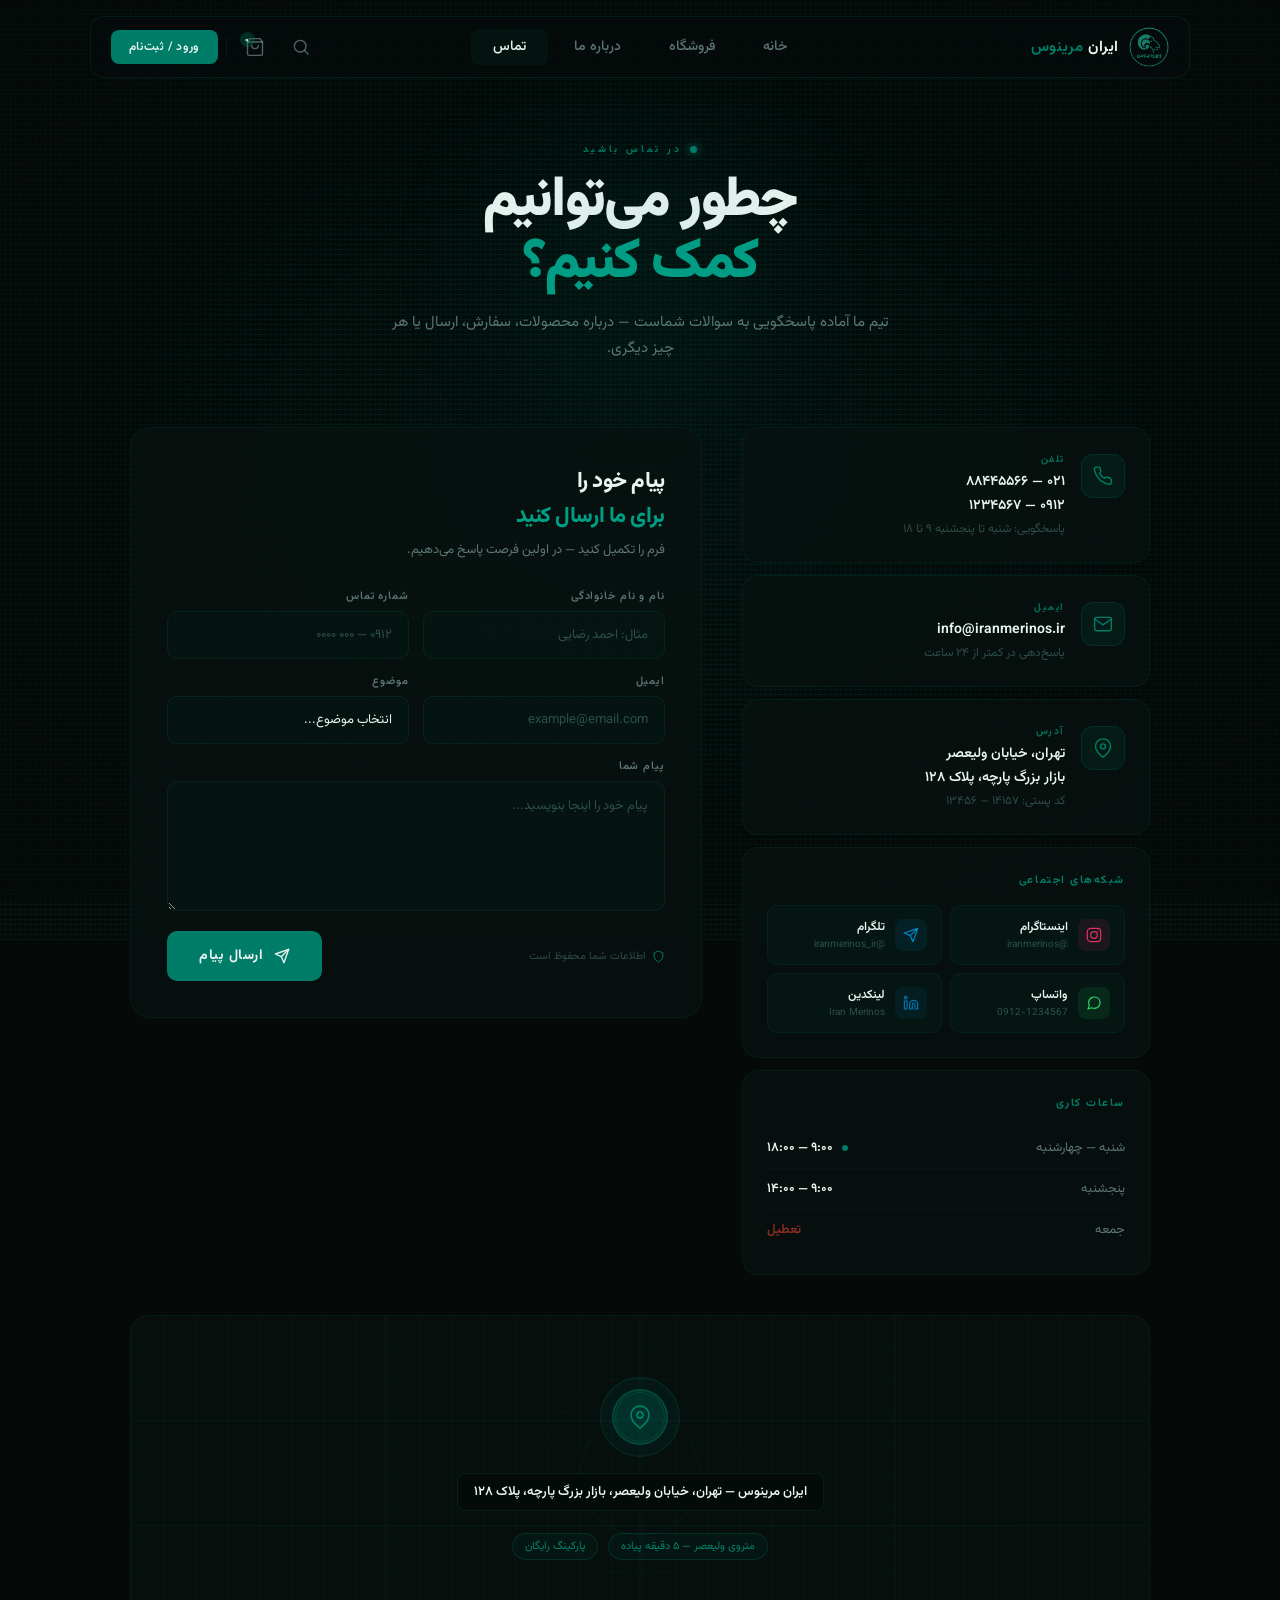
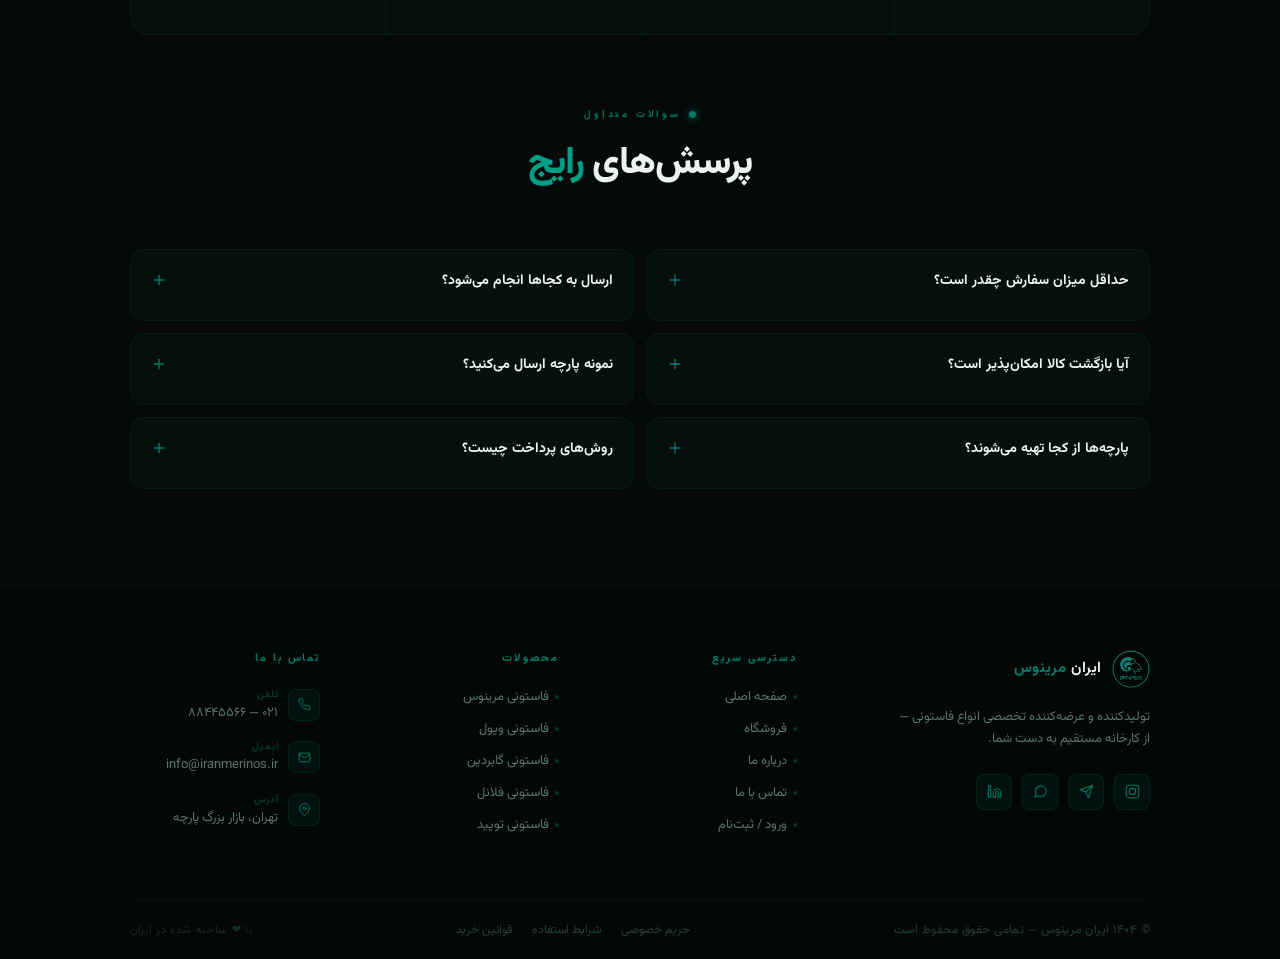
<file: contact.html>
<!DOCTYPE html>
<html lang="fa" dir="rtl">
<head>
  <meta charset="UTF-8">
  <meta name="viewport" content="width=device-width, initial-scale=1.0">
  <meta name="description" content="تماس با ایران مرینوس — فروشگاه تخصصی فاستونی">
  <title>تماس با ما | ایران مرینوس</title>
  <link rel="stylesheet" href="assets/css/style.css">
  <meta name="description" content="راه‌های ارتباطی با ایران مرینوس">
  <meta property="og:title" content="تماس با ما | ایران مرینوس">
  <meta property="og:description" content="راه‌های ارتباطی با ایران مرینوس">
  <meta property="og:type" content="website">
  <meta name="twitter:card" content="summary_large_image">
  <link rel="icon" type="image/png" href="assets/images/logo.png">
  <link rel="preconnect" href="https://fonts.googleapis.com">
  <link rel="preconnect" href="https://fonts.gstatic.com" crossorigin>
  <link rel="preload" as="image" href="assets/images/logo.png">
</head>
<body>
  <div class="textile-bg"></div>
  <div class="bg-glow"></div>
  <div class="bg-vignette"></div>

  <div class="header-wrap">
    <header>
      <a class="logo" href="index.html">
        <img src="assets/images/logo.png" alt="ایران مرینوس" width="40" height="40">
        <span class="logo-title">ایران <span>مرینوس</span></span>
      </a>
      <nav class="header-nav">
        <a href="index.html">خانه</a>
        <a href="shop.html">فروشگاه</a>
        <a href="about.html">درباره ما</a>
        <a href="contact.html" class="active">تماس</a>
      </nav>
      <div class="header-actions">
        <button class="icon-btn" aria-label="جستجو">
          <svg viewBox="0 0 24 24"><circle cx="11" cy="11" r="7"/><path d="m16.5 16.5 4 4"/></svg>
        </button>
        <button class="icon-btn" aria-label="سبد خرید">
          <svg viewBox="0 0 24 24"><path d="M6 2 3 6v14a2 2 0 0 0 2 2h14a2 2 0 0 0 2-2V6l-3-4z"/><line x1="3" y1="6" x2="21" y2="6"/><path d="M16 10a4 4 0 0 1-8 0"/></svg>
          <span class="cart-badge">۰</span>
        </button>
        <div class="header-sep"></div>
        <button class="btn-login" onclick="location.href='login.html'">ورود / ثبت‌نام</button>
      </div>
    </header>
  </div>

  <main class="contact-page">
    <div class="container">

      <div class="contact-hero reveal">
        <div class="contact-hero-label"><span class="dot"></span> در تماس باشید</div>
        <h1 class="contact-hero-title">چطور می‌توانیم<br><span>کمک کنیم؟</span></h1>
        <p class="contact-hero-desc">تیم ما آماده پاسخگویی به سوالات شماست — درباره محصولات، سفارش، ارسال یا هر چیز دیگری.</p>
      </div>

      <div class="contact-layout">

        <!-- Info -->
        <div class="contact-info reveal">

          <div class="contact-info-card">
            <div class="contact-info-icon">
              <svg viewBox="0 0 24 24"><path d="M22 16.92v3a2 2 0 0 1-2.18 2 19.79 19.79 0 0 1-8.63-3.07A19.5 19.5 0 0 1 4.69 12 19.79 19.79 0 0 1 1.61 3.5 2 2 0 0 1 3.59 1.3h3a2 2 0 0 1 2 1.72c.127.96.361 1.903.7 2.81a2 2 0 0 1-.45 2.11L7.91 8.8a16 16 0 0 0 6 6l.86-.86a2 2 0 0 1 2.11-.45c.907.339 1.85.573 2.81.7A2 2 0 0 1 21.5 16z"/></svg>
            </div>
            <div class="contact-info-body">
              <div class="contact-info-label">تلفن</div>
              <div class="contact-info-val">۰۲۱ — ۸۸۴۴۵۵۶۶</div>
              <div class="contact-info-val">۰۹۱۲ — ۱۲۳۴۵۶۷</div>
              <div class="contact-info-sub">پاسخگویی: شنبه تا پنجشنبه ۹ تا ۱۸</div>
            </div>
          </div>

          <div class="contact-info-card">
            <div class="contact-info-icon">
              <svg viewBox="0 0 24 24"><path d="M4 4h16c1.1 0 2 .9 2 2v12c0 1.1-.9 2-2 2H4c-1.1 0-2-.9-2-2V6c0-1.1.9-2 2-2z"/><polyline points="22,6 12,13 2,6"/></svg>
            </div>
            <div class="contact-info-body">
              <div class="contact-info-label">ایمیل</div>
              <div class="contact-info-val">info@iranmerinos.ir</div>
              <div class="contact-info-sub">پاسخ‌دهی در کمتر از ۲۴ ساعت</div>
            </div>
          </div>

          <div class="contact-info-card">
            <div class="contact-info-icon">
              <svg viewBox="0 0 24 24"><path d="M21 10c0 7-9 13-9 13s-9-6-9-13a9 9 0 0 1 18 0z"/><circle cx="12" cy="10" r="3"/></svg>
            </div>
            <div class="contact-info-body">
              <div class="contact-info-label">آدرس</div>
              <div class="contact-info-val">تهران، خیابان ولیعصر</div>
              <div class="contact-info-val">بازار بزرگ پارچه، پلاک ۱۲۸</div>
              <div class="contact-info-sub">کد پستی: ۱۴۱۵۷ — ۱۳۴۵۶</div>
            </div>
          </div>

          <div class="contact-social">
            <div class="contact-social-title">شبکه‌های اجتماعی</div>
            <div class="contact-social-grid">
              <div class="social-link">
                <div class="social-link-icon" style="background:rgba(225,48,108,0.1);color:#E1306C;">
                  <svg viewBox="0 0 24 24"><rect x="2" y="2" width="20" height="20" rx="5"/><circle cx="12" cy="12" r="5"/><circle cx="17.5" cy="6.5" r="1" fill="currentColor" stroke="none"/></svg>
                </div>
                <div><div class="social-link-name">اینستاگرام</div><div class="social-link-handle">@iranmerinos</div></div>
              </div>
              <div class="social-link">
                <div class="social-link-icon" style="background:rgba(0,136,204,0.1);color:#0088CC;">
                  <svg viewBox="0 0 24 24"><path d="M22 2L11 13M22 2L15 22l-4-9-9-4 20-7z"/></svg>
                </div>
                <div><div class="social-link-name">تلگرام</div><div class="social-link-handle">@iranmerinos_ir</div></div>
              </div>
              <div class="social-link">
                <div class="social-link-icon" style="background:rgba(37,211,102,0.1);color:#25D366;">
                  <svg viewBox="0 0 24 24"><path d="M21 11.5a8.38 8.38 0 0 1-.9 3.8 8.5 8.5 0 0 1-7.6 4.7 8.38 8.38 0 0 1-3.8-.9L3 21l1.9-5.7a8.38 8.38 0 0 1-.9-3.8 8.5 8.5 0 0 1 4.7-7.6 8.38 8.38 0 0 1 3.8-.9h.5a8.48 8.48 0 0 1 8 8v.5z"/></svg>
                </div>
                <div><div class="social-link-name">واتساپ</div><div class="social-link-handle">0912-1234567</div></div>
              </div>
              <div class="social-link">
                <div class="social-link-icon" style="background:rgba(0,119,181,0.1);color:#0077B5;">
                  <svg viewBox="0 0 24 24"><path d="M16 8a6 6 0 0 1 6 6v7h-4v-7a2 2 0 0 0-2-2 2 2 0 0 0-2 2v7h-4v-7a6 6 0 0 1 6-6z"/><rect x="2" y="9" width="4" height="12"/><circle cx="4" cy="4" r="2"/></svg>
                </div>
                <div><div class="social-link-name">لینکدین</div><div class="social-link-handle">Iran Merinos</div></div>
              </div>
            </div>
          </div>

          <div class="contact-hours">
            <div class="contact-hours-title">ساعات کاری</div>
            <div class="hours-row">
              <span class="hours-day">شنبه — چهارشنبه</span>
              <span class="hours-time"><span class="hours-open-dot"></span> ۹:۰۰ — ۱۸:۰۰</span>
            </div>
            <div class="hours-row">
              <span class="hours-day">پنجشنبه</span>
              <span class="hours-time">۹:۰۰ — ۱۴:۰۰</span>
            </div>
            <div class="hours-row">
              <span class="hours-day">جمعه</span>
              <span class="hours-closed">تعطیل</span>
            </div>
          </div>

        </div>

        <!-- Form -->
        <div class="contact-form-wrap reveal reveal-delay-1">
          <h2 class="contact-form-title">پیام خود را<br><span>برای ما ارسال کنید</span></h2>
          <p class="contact-form-desc">فرم را تکمیل کنید — در اولین فرصت پاسخ می‌دهیم.</p>

          <div class="form-grid">
            <div class="form-group">
              <label class="form-label">نام و نام خانوادگی</label>
              <input class="form-input" type="text" placeholder="مثال: احمد رضایی">
            </div>
            <div class="form-group">
              <label class="form-label">شماره تماس</label>
              <input class="form-input" type="tel" placeholder="۰۹۱۲ — ۰۰۰ ۰۰۰۰">
            </div>
            <div class="form-group">
              <label class="form-label">ایمیل</label>
              <input class="form-input" type="email" placeholder="example@email.com">
            </div>
            <div class="form-group">
              <label class="form-label">موضوع</label>
              <select class="form-select">
                <option>انتخاب موضوع...</option>
                <option>سوال درباره محصولات</option>
                <option>پیگیری سفارش</option>
                <option>همکاری تجاری</option>
                <option>بازگشت کالا</option>
                <option>سایر موارد</option>
              </select>
            </div>
            <div class="form-group full">
              <label class="form-label">پیام شما</label>
              <textarea class="form-textarea" placeholder="پیام خود را اینجا بنویسید..."></textarea>
            </div>
          </div>

          <div class="form-footer">
            <div class="form-note">
              <svg viewBox="0 0 24 24"><path d="M12 22s8-4 8-10V5l-8-3-8 3v7c0 6 8 10 8 10z"/></svg>
              اطلاعات شما محفوظ است
            </div>
            <button class="form-submit" onclick="this.innerHTML='✓ ارسال شد'">
              <svg viewBox="0 0 24 24"><line x1="22" y1="2" x2="11" y2="13"/><polygon points="22 2 15 22 11 13 2 9 22 2"/></svg>
              ارسال پیام
            </button>
          </div>
        </div>

      </div>

      <!-- Map -->
      <div class="contact-map reveal" style="height:320px;">
        <div class="contact-map-bg"></div>

        <!-- خطوط شبیه نقشه -->
        <svg style="position:absolute;inset:0;width:100%;height:100%;opacity:0.12;" xmlns="http://www.w3.org/2000/svg">
          <line x1="0" y1="33%" x2="100%" y2="33%" stroke="#007D68" stroke-width="1"/>
          <line x1="0" y1="66%" x2="100%" y2="66%" stroke="#007D68" stroke-width="1"/>
          <line x1="25%" y1="0" x2="25%" y2="100%" stroke="#007D68" stroke-width="1"/>
          <line x1="50%" y1="0" x2="50%" y2="100%" stroke="#007D68" stroke-width="1"/>
          <line x1="75%" y1="0" x2="75%" y2="100%" stroke="#007D68" stroke-width="1"/>
          <circle cx="50%" cy="50%" r="60" stroke="#007D68" stroke-width="1" fill="none"/>
          <circle cx="50%" cy="50%" r="100" stroke="#007D68" stroke-width="0.5" fill="none" stroke-dasharray="4 6"/>
          <circle cx="50%" cy="50%" r="140" stroke="#007D68" stroke-width="0.5" fill="none" stroke-dasharray="2 8" opacity="0.5"/>
        </svg>

        <div class="contact-map-pin">
          <div style="position:relative;">
            <div style="position:absolute;top:50%;left:50%;transform:translate(-50%,-50%);width:80px;height:80px;border-radius:50%;background:rgba(0,125,104,0.08);border:1px solid rgba(0,125,104,0.2);animation:pulseDot 3s ease-in-out infinite;"></div>
            <div style="position:absolute;top:50%;left:50%;transform:translate(-50%,-50%);width:50px;height:50px;border-radius:50%;background:rgba(0,125,104,0.12);border:1px solid rgba(0,125,104,0.3);"></div>
            <div class="contact-map-pin-icon">
              <svg viewBox="0 0 24 24"><path d="M21 10c0 7-9 13-9 13s-9-6-9-13a9 9 0 0 1 18 0z"/><circle cx="12" cy="10" r="3"/></svg>
            </div>
          </div>
          <div class="contact-map-label" style="margin-top:16px;">
            ایران مرینوس — تهران، خیابان ولیعصر، بازار بزرگ پارچه، پلاک ۱۲۸
          </div>
          <div style="display:flex;gap:10px;margin-top:10px;flex-wrap:wrap;justify-content:center;">
            <div style="font-size:11px;padding:4px 12px;border-radius:99px;border:1px solid rgba(0,125,104,0.25);color:rgba(0,180,148,0.7);background:rgba(0,125,104,0.06);">متروی ولیعصر — ۵ دقیقه پیاده</div>
            <div style="font-size:11px;padding:4px 12px;border-radius:99px;border:1px solid rgba(0,125,104,0.25);color:rgba(0,180,148,0.7);background:rgba(0,125,104,0.06);">پارکینگ رایگان</div>
          </div>
        </div>
      </div>

      <!-- FAQ -->
      <div class="contact-faq reveal">
        <div class="about-section-header">
          <div class="about-section-label"><span class="dot"></span> سوالات متداول</div>
          <h2 class="about-section-title">پرسش‌های <span>رایج</span></h2>
        </div>
        <div class="faq-grid">
          <div class="faq-item" onclick="toggleFaq(this)">
            <div class="faq-q">حداقل میزان سفارش چقدر است؟<svg viewBox="0 0 24 24"><line x1="12" y1="5" x2="12" y2="19"/><line x1="5" y1="12" x2="19" y2="12"/></svg></div>
            <div class="faq-a">حداقل سفارش برای هر نوع پارچه ۱ متر است. برای سفارش‌های عمده بالای ۵۰ متر، تخفیف ویژه در نظر گرفته می‌شود.</div>
          </div>
          <div class="faq-item" onclick="toggleFaq(this)">
            <div class="faq-q">ارسال به کجاها انجام می‌شود؟<svg viewBox="0 0 24 24"><line x1="12" y1="5" x2="12" y2="19"/><line x1="5" y1="12" x2="19" y2="12"/></svg></div>
            <div class="faq-a">به تمام ۳۱ استان ایران ارسال داریم. زمان تحویل تهران ۱-۲ روز و سایر شهرها ۳-۷ روز کاری است.</div>
          </div>
          <div class="faq-item" onclick="toggleFaq(this)">
            <div class="faq-q">آیا بازگشت کالا امکان‌پذیر است؟<svg viewBox="0 0 24 24"><line x1="12" y1="5" x2="12" y2="19"/><line x1="5" y1="12" x2="19" y2="12"/></svg></div>
            <div class="faq-a">بله، تا ۷ روز از تحویل کالا، در صورت داشتن هر نوع عیب یا عدم تطابق با توضیحات، کالا را بازمی‌گیریم و وجه را مسترد می‌کنیم.</div>
          </div>
          <div class="faq-item" onclick="toggleFaq(this)">
            <div class="faq-q">نمونه پارچه ارسال می‌کنید؟<svg viewBox="0 0 24 24"><line x1="12" y1="5" x2="12" y2="19"/><line x1="5" y1="12" x2="19" y2="12"/></svg></div>
            <div class="faq-a">برای سفارش‌های بالای ۱۰ متر، ارسال نمونه رایگان است. برای سفارش‌های کمتر، هزینه نمونه از سفارش اصلی کسر می‌شود.</div>
          </div>
          <div class="faq-item" onclick="toggleFaq(this)">
            <div class="faq-q">پارچه‌ها از کجا تهیه می‌شوند؟<svg viewBox="0 0 24 24"><line x1="12" y1="5" x2="12" y2="19"/><line x1="5" y1="12" x2="19" y2="12"/></svg></div>
            <div class="faq-a">پارچه‌های مرینوس مستقیم از استرالیا و ایتالیا وارد می‌شوند. گابردین و فلانل در کارخانه خودمان در ایران تولید می‌شوند.</div>
          </div>
          <div class="faq-item" onclick="toggleFaq(this)">
            <div class="faq-q">روش‌های پرداخت چیست؟<svg viewBox="0 0 24 24"><line x1="12" y1="5" x2="12" y2="19"/><line x1="5" y1="12" x2="19" y2="12"/></svg></div>
            <div class="faq-a">پرداخت آنلاین از طریق درگاه بانکی، کارت به کارت یا واریز به حساب شرکت امکان‌پذیر است. برای سفارش‌های عمده، امکان نسیه وجود دارد.</div>
          </div>
        </div>
      </div>

    </div>
  </main>

  <!-- ── Footer ── -->
  <footer class="footer">
    <div class="container">

      <div class="footer-grid">

        <!-- برند -->
        <div class="footer-brand">
          <div class="footer-logo">
            <img src="assets/images/logo.png" alt="ایران مرینوس">
            <span class="footer-logo-name">ایران <span>مرینوس</span></span>
          </div>
          <p class="footer-tagline">
            تولیدکننده و عرضه‌کننده تخصصی انواع فاستونی — از کارخانه مستقیم به دست شما.
          </p>
          <div class="footer-social">
            <button class="footer-social-btn" title="اینستاگرام">
              <svg viewBox="0 0 24 24"><rect x="2" y="2" width="20" height="20" rx="5"/><circle cx="12" cy="12" r="5"/><circle cx="17.5" cy="6.5" r="1" fill="currentColor" stroke="none"/></svg>
            </button>
            <button class="footer-social-btn" title="تلگرام">
              <svg viewBox="0 0 24 24"><path d="M22 2L11 13M22 2L15 22l-4-9-9-4 20-7z"/></svg>
            </button>
            <button class="footer-social-btn" title="واتساپ">
              <svg viewBox="0 0 24 24"><path d="M21 11.5a8.38 8.38 0 0 1-.9 3.8 8.5 8.5 0 0 1-7.6 4.7 8.38 8.38 0 0 1-3.8-.9L3 21l1.9-5.7a8.38 8.38 0 0 1-.9-3.8 8.5 8.5 0 0 1 4.7-7.6 8.38 8.38 0 0 1 3.8-.9h.5a8.48 8.48 0 0 1 8 8v.5z"/></svg>
            </button>
            <button class="footer-social-btn" title="لینکدین">
              <svg viewBox="0 0 24 24"><path d="M16 8a6 6 0 0 1 6 6v7h-4v-7a2 2 0 0 0-2-2 2 2 0 0 0-2 2v7h-4v-7a6 6 0 0 1 6-6z"/><rect x="2" y="9" width="4" height="12"/><circle cx="4" cy="4" r="2"/></svg>
            </button>
          </div>
        </div>

        <!-- لینک‌های سریع -->
        <div class="footer-col">
          <div class="footer-col-title">دسترسی سریع</div>
          <div class="footer-links">
            <a class="footer-link" href="index.html">صفحه اصلی</a>
            <a class="footer-link" href="shop.html">فروشگاه</a>
            <a class="footer-link" href="about.html">درباره ما</a>
            <a class="footer-link" href="contact.html">تماس با ما</a>
            <a class="footer-link" href="login.html">ورود / ثبت‌نام</a>
          </div>
        </div>

        <!-- محصولات -->
        <div class="footer-col">
          <div class="footer-col-title">محصولات</div>
          <div class="footer-links">
            <a class="footer-link" href="shop.html">فاستونی مرینوس</a>
            <a class="footer-link" href="shop.html">فاستونی ویول</a>
            <a class="footer-link" href="shop.html">فاستونی گابردین</a>
            <a class="footer-link" href="shop.html">فاستونی فلانل</a>
            <a class="footer-link" href="shop.html">فاستونی تویید</a>
          </div>
        </div>

        <!-- تماس -->
        <div class="footer-col">
          <div class="footer-col-title">تماس با ما</div>
          <div class="footer-contact-item">
            <div class="footer-contact-icon">
              <svg viewBox="0 0 24 24"><path d="M22 16.92v3a2 2 0 0 1-2.18 2 19.79 19.79 0 0 1-8.63-3.07A19.5 19.5 0 0 1 4.69 12 19.79 19.79 0 0 1 1.61 3.5 2 2 0 0 1 3.59 1.3h3a2 2 0 0 1 2 1.72c.127.96.361 1.903.7 2.81a2 2 0 0 1-.45 2.11L7.91 8.8a16 16 0 0 0 6 6l.86-.86a2 2 0 0 1 2.11-.45c.907.339 1.85.573 2.81.7A2 2 0 0 1 21.5 16z"/></svg>
            </div>
            <div>
              <div class="footer-contact-label">تلفن</div>
              <div class="footer-contact-val">۰۲۱ — ۸۸۴۴۵۵۶۶</div>
            </div>
          </div>
          <div class="footer-contact-item">
            <div class="footer-contact-icon">
              <svg viewBox="0 0 24 24"><path d="M4 4h16c1.1 0 2 .9 2 2v12c0 1.1-.9 2-2 2H4c-1.1 0-2-.9-2-2V6c0-1.1.9-2 2-2z"/><polyline points="22,6 12,13 2,6"/></svg>
            </div>
            <div>
              <div class="footer-contact-label">ایمیل</div>
              <div class="footer-contact-val">info@iranmerinos.ir</div>
            </div>
          </div>
          <div class="footer-contact-item">
            <div class="footer-contact-icon">
              <svg viewBox="0 0 24 24"><path d="M21 10c0 7-9 13-9 13s-9-6-9-13a9 9 0 0 1 18 0z"/><circle cx="12" cy="10" r="3"/></svg>
            </div>
            <div>
              <div class="footer-contact-label">آدرس</div>
              <div class="footer-contact-val">تهران، بازار بزرگ پارچه</div>
            </div>
          </div>
        </div>

      </div>

      <div class="footer-bottom">
        <div class="footer-copy">© ۱۴۰۴ ایران مرینوس — تمامی حقوق محفوظ است</div>
        <div class="footer-bottom-links">
          <a class="footer-bottom-link">حریم خصوصی</a>
          <a class="footer-bottom-link">شرایط استفاده</a>
          <a class="footer-bottom-link">قوانین خرید</a>
        </div>
        <div class="footer-made">با ❤ ساخته شده در ایران</div>
      </div>

    </div>
  </footer>
  <script>
    function toggleFaq(el) {
      const isOpen = el.classList.contains('open');
      document.querySelectorAll('.faq-item').forEach(i => i.classList.remove('open'));
      if (!isOpen) el.classList.add('open');
    }
  </script>

  <script src="assets/js/app.js"></script>
  <script src="assets/js/contact.js"></script>
</body>
</html>
</file>
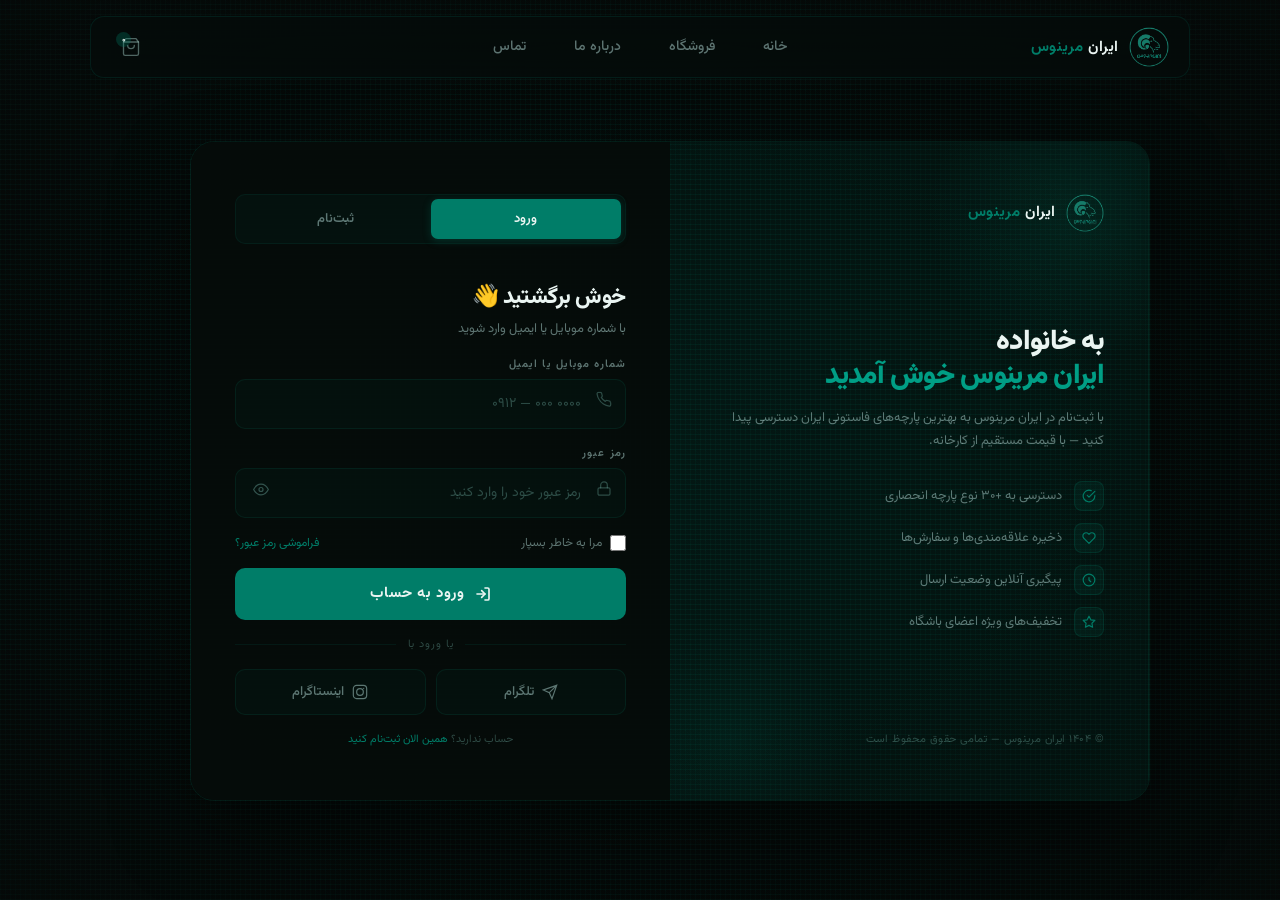
<file: login.html>
<!DOCTYPE html>
<html lang="fa" dir="rtl">
<head>
  <meta charset="UTF-8">
  <meta name="viewport" content="width=device-width, initial-scale=1.0">
  <title>ورود و ثبت‌نام | ایران مرینوس</title>
  <link rel="stylesheet" href="assets/css/style.css">
  <meta name="description" content="ورود به حساب کاربری ایران مرینوس">
  <meta property="og:title" content="ورود و ثبت‌نام | ایران مرینوس">
  <meta property="og:description" content="ورود به حساب کاربری ایران مرینوس">
  <meta property="og:type" content="website">
  <meta name="twitter:card" content="summary_large_image">
  <link rel="icon" type="image/png" href="assets/images/logo.png">
  <link rel="preconnect" href="https://fonts.googleapis.com">
  <link rel="preconnect" href="https://fonts.gstatic.com" crossorigin>
  <link rel="preload" as="image" href="assets/images/logo.png">
</head>
<body>

  <div class="textile-bg"></div>
  <div class="bg-glow"></div>
  <div class="bg-vignette"></div>

  <div class="header-wrap">
    <header>
      <a class="logo" href="index.html">
        <img src="assets/images/logo.png" alt="ایران مرینوس" width="40" height="40">
        <span class="logo-title">ایران <span>مرینوس</span></span>
      </a>
      <nav class="header-nav">
        <a href="index.html">خانه</a>
        <a href="shop.html">فروشگاه</a>
        <a href="about.html">درباره ما</a>
        <a href="contact.html">تماس</a>
      </nav>
      <div class="header-actions">
        <button class="icon-btn" aria-label="سبد خرید">
          <svg viewBox="0 0 24 24"><path d="M6 2 3 6v14a2 2 0 0 0 2 2h14a2 2 0 0 0 2-2V6l-3-4z"/><line x1="3" y1="6" x2="21" y2="6"/><path d="M16 10a4 4 0 0 1-8 0"/></svg>
          <span class="cart-badge">۰</span>
        </button>
      </div>
    </header>
  </div>

  <main class="login-page">
    <div class="container">
      <div class="login-wrap">

        <!-- Brand Panel -->
        <div class="login-brand">
          <div class="login-brand-logo">
            <img src="assets/images/logo.png" alt="ایران مرینوس">
            <span class="login-brand-logo-name">ایران <span>مرینوس</span></span>
          </div>

          <div class="login-brand-mid">
            <h2 class="login-brand-title">
              به خانواده
              <span>ایران مرینوس خوش آمدید</span>
            </h2>
            <p class="login-brand-desc">
              با ثبت‌نام در ایران مرینوس به بهترین پارچه‌های فاستونی ایران دسترسی پیدا کنید — با قیمت مستقیم از کارخانه.
            </p>
            <div class="login-brand-features">
              <div class="login-feature">
                <div class="login-feature-icon">
                  <svg viewBox="0 0 24 24"><path d="M22 11.08V12a10 10 0 1 1-5.93-9.14"/><polyline points="22 4 12 14.01 9 11.01"/></svg>
                </div>
                دسترسی به +۳۰ نوع پارچه انحصاری
              </div>
              <div class="login-feature">
                <div class="login-feature-icon">
                  <svg viewBox="0 0 24 24"><path d="M20.84 4.61a5.5 5.5 0 0 0-7.78 0L12 5.67l-1.06-1.06a5.5 5.5 0 0 0-7.78 7.78l1.06 1.06L12 21.23l7.78-7.78 1.06-1.06a5.5 5.5 0 0 0 0-7.78z"/></svg>
                </div>
                ذخیره علاقه‌مندی‌ها و سفارش‌ها
              </div>
              <div class="login-feature">
                <div class="login-feature-icon">
                  <svg viewBox="0 0 24 24"><circle cx="12" cy="12" r="10"/><path d="M12 8v4l3 3"/></svg>
                </div>
                پیگیری آنلاین وضعیت ارسال
              </div>
              <div class="login-feature">
                <div class="login-feature-icon">
                  <svg viewBox="0 0 24 24"><path d="M12 2l3.09 6.26L22 9.27l-5 4.87 1.18 6.88L12 17.77l-6.18 3.25L7 14.14 2 9.27l6.91-1.01L12 2z"/></svg>
                </div>
                تخفیف‌های ویژه اعضای باشگاه
              </div>
            </div>
          </div>

          <div class="login-brand-bottom">
            © ۱۴۰۴ ایران مرینوس — تمامی حقوق محفوظ است
          </div>
        </div>

        <!-- Form Panel -->
        <div class="login-form-panel">

          <div class="login-tabs">
            <button class="login-tab active" onclick="switchTab('login')">ورود</button>
            <button class="login-tab" onclick="switchTab('register')">ثبت‌نام</button>
          </div>

          <!-- Login Form -->
          <div class="login-panel active" id="panel-login">
            <div>
              <div class="login-panel-title">خوش برگشتید 👋</div>
              <div class="login-panel-desc">با شماره موبایل یا ایمیل وارد شوید</div>
            </div>

            <div class="login-form-group">
              <label class="login-form-label" for="login-phone">شماره موبایل یا ایمیل</label>
              <div class="login-form-input-wrap">
                <input id="login-phone" class="login-form-input" type="text" autocomplete="username" placeholder="۰۹۱۲ — ۰۰۰ ۰۰۰۰" style="direction: ltr; text-align: right;">
                <div class="login-input-icon">
                  <svg viewBox="0 0 24 24"><path d="M22 16.92v3a2 2 0 0 1-2.18 2 19.79 19.79 0 0 1-8.63-3.07A19.5 19.5 0 0 1 4.69 12 19.79 19.79 0 0 1 1.61 3.5 2 2 0 0 1 3.59 1.3h3a2 2 0 0 1 2 1.72c.127.96.361 1.903.7 2.81a2 2 0 0 1-.45 2.11L7.91 8.8a16 16 0 0 0 6 6l.86-.86a2 2 0 0 1 2.11-.45c.907.339 1.85.573 2.81.7A2 2 0 0 1 21.5 16z"/></svg>
                </div>
              </div>
            </div>

            <div class="login-form-group">
              <label class="login-form-label" for="login-password">رمز عبور</label>
              <div class="login-form-input-wrap">
                <input id="login-password" class="login-form-input" type="password" placeholder="رمز عبور خود را وارد کنید" autocomplete="current-password">
                <div class="login-input-icon">
                  <svg viewBox="0 0 24 24"><rect x="3" y="11" width="18" height="11" rx="2"/><path d="M7 11V7a5 5 0 0 1 10 0v4"/></svg>
                </div>
              </div>
            </div>

            <div class="login-form-row">
              <label class="login-remember">
                <input type="checkbox"> مرا به خاطر بسپار
              </label>
              <span class="login-forgot">فراموشی رمز عبور؟</span>
            </div>

            <button class="login-submit">
              <svg viewBox="0 0 24 24"><path d="M15 3h4a2 2 0 0 1 2 2v14a2 2 0 0 1-2 2h-4"/><polyline points="10 17 15 12 10 7"/><line x1="15" y1="12" x2="3" y2="12"/></svg>
              ورود به حساب
            </button>

            <div class="login-divider">یا ورود با</div>

            <div class="login-social">
              <button class="login-social-btn">
                <svg viewBox="0 0 24 24"><path d="M22 2L11 13M22 2L15 22l-4-9-9-4 20-7z"/></svg>
                تلگرام
              </button>
              <button class="login-social-btn">
                <svg viewBox="0 0 24 24"><rect x="2" y="2" width="20" height="20" rx="5"/><circle cx="12" cy="12" r="5"/><circle cx="17.5" cy="6.5" r="1" fill="currentColor" stroke="none"/></svg>
                اینستاگرام
              </button>
            </div>

            <div class="login-terms">
              حساب ندارید؟
              <a onclick="switchTab('register')">همین الان ثبت‌نام کنید</a>
            </div>
          </div>

          <!-- Register Form -->
          <div class="login-panel" id="panel-register">
            <div>
              <div class="login-panel-title">ثبت‌نام رایگان ✨</div>
              <div class="login-panel-desc">در کمتر از یک دقیقه حساب بسازید</div>
            </div>

            <div class="login-form-grid">
              <div class="login-form-group">
                <label class="login-form-label" for="reg-firstname">نام</label>
                <div class="login-form-input-wrap">
                  <input id="reg-firstname" class="login-form-input" type="text" placeholder="نام شما" autocomplete="given-name">
                  <div class="login-input-icon">
                    <svg viewBox="0 0 24 24"><path d="M20 21v-2a4 4 0 0 0-4-4H8a4 4 0 0 0-4 4v2"/><circle cx="12" cy="7" r="4"/></svg>
                  </div>
                </div>
              </div>
              <div class="login-form-group">
                <label class="login-form-label" for="reg-lastname">نام خانوادگی</label>
                <div class="login-form-input-wrap">
                  <input id="reg-lastname" class="login-form-input" type="text" placeholder="نام خانوادگی" autocomplete="family-name">
                  <div class="login-input-icon">
                    <svg viewBox="0 0 24 24"><path d="M20 21v-2a4 4 0 0 0-4-4H8a4 4 0 0 0-4 4v2"/><circle cx="12" cy="7" r="4"/></svg>
                  </div>
                </div>
              </div>
            </div>

            <div class="login-form-group">
              <label class="login-form-label" for="reg-phone">شماره موبایل</label>
              <div class="login-form-input-wrap">
                <input id="reg-phone" class="login-form-input" type="tel" autocomplete="tel" placeholder="۰۹۱۲ — ۰۰۰ ۰۰۰۰" style="direction: ltr; text-align: right;">
                <div class="login-input-icon">
                  <svg viewBox="0 0 24 24"><path d="M22 16.92v3a2 2 0 0 1-2.18 2 19.79 19.79 0 0 1-8.63-3.07A19.5 19.5 0 0 1 4.69 12 19.79 19.79 0 0 1 1.61 3.5 2 2 0 0 1 3.59 1.3h3a2 2 0 0 1 2 1.72c.127.96.361 1.903.7 2.81a2 2 0 0 1-.45 2.11L7.91 8.8a16 16 0 0 0 6 6l.86-.86a2 2 0 0 1 2.11-.45c.907.339 1.85.573 2.81.7A2 2 0 0 1 21.5 16z"/></svg>
                </div>
              </div>
            </div>

            <div class="login-form-group">
              <label class="login-form-label" for="reg-password">رمز عبور</label>
              <div class="login-form-input-wrap">
                <input id="reg-password" class="login-form-input" type="password" placeholder="حداقل ۸ کاراکتر" autocomplete="new-password">
                <div class="login-input-icon">
                  <svg viewBox="0 0 24 24"><rect x="3" y="11" width="18" height="11" rx="2"/><path d="M7 11V7a5 5 0 0 1 10 0v4"/></svg>
                </div>
              </div>
            </div>

            <div class="login-form-group">
              <label class="login-form-label" for="reg-password-confirm">تکرار رمز عبور</label>
              <div class="login-form-input-wrap">
                <input id="reg-password-confirm" class="login-form-input" type="password" placeholder="رمز عبور را تکرار کنید" autocomplete="new-password">
                <div class="login-input-icon">
                  <svg viewBox="0 0 24 24"><rect x="3" y="11" width="18" height="11" rx="2"/><path d="M7 11V7a5 5 0 0 1 10 0v4"/></svg>
                </div>
              </div>
            </div>

            <button class="login-submit">
              <svg viewBox="0 0 24 24"><path d="M16 21v-2a4 4 0 0 0-4-4H5a4 4 0 0 0-4 4v2"/><circle cx="8.5" cy="7" r="4"/><line x1="20" y1="8" x2="20" y2="14"/><line x1="23" y1="11" x2="17" y2="11"/></svg>
              ساخت حساب کاربری
            </button>

            <div class="login-terms">
              با ثبت‌نام، <a>قوانین و مقررات</a> و <a>حریم خصوصی</a> را می‌پذیرم.
              <br>حساب دارید؟ <a onclick="switchTab('login')">وارد شوید</a>
            </div>
          </div>

        </div>

      </div>
    </div>
  </main>
  <script>
    function switchTab(tab) {
      document.querySelectorAll('.login-tab').forEach((t,i) => {
        t.classList.toggle('active', (tab==='login' && i===0) || (tab==='register' && i===1));
      });
      document.querySelectorAll('.login-panel').forEach(p => p.classList.remove('active'));
      document.getElementById('panel-' + tab).classList.add('active');
    }
  </script>

  <script src="assets/js/login.js"></script>
  <script src="assets/js/app.js"></script>
  <script src="assets/js/login.js"></script>
</body>
</html>
</file>
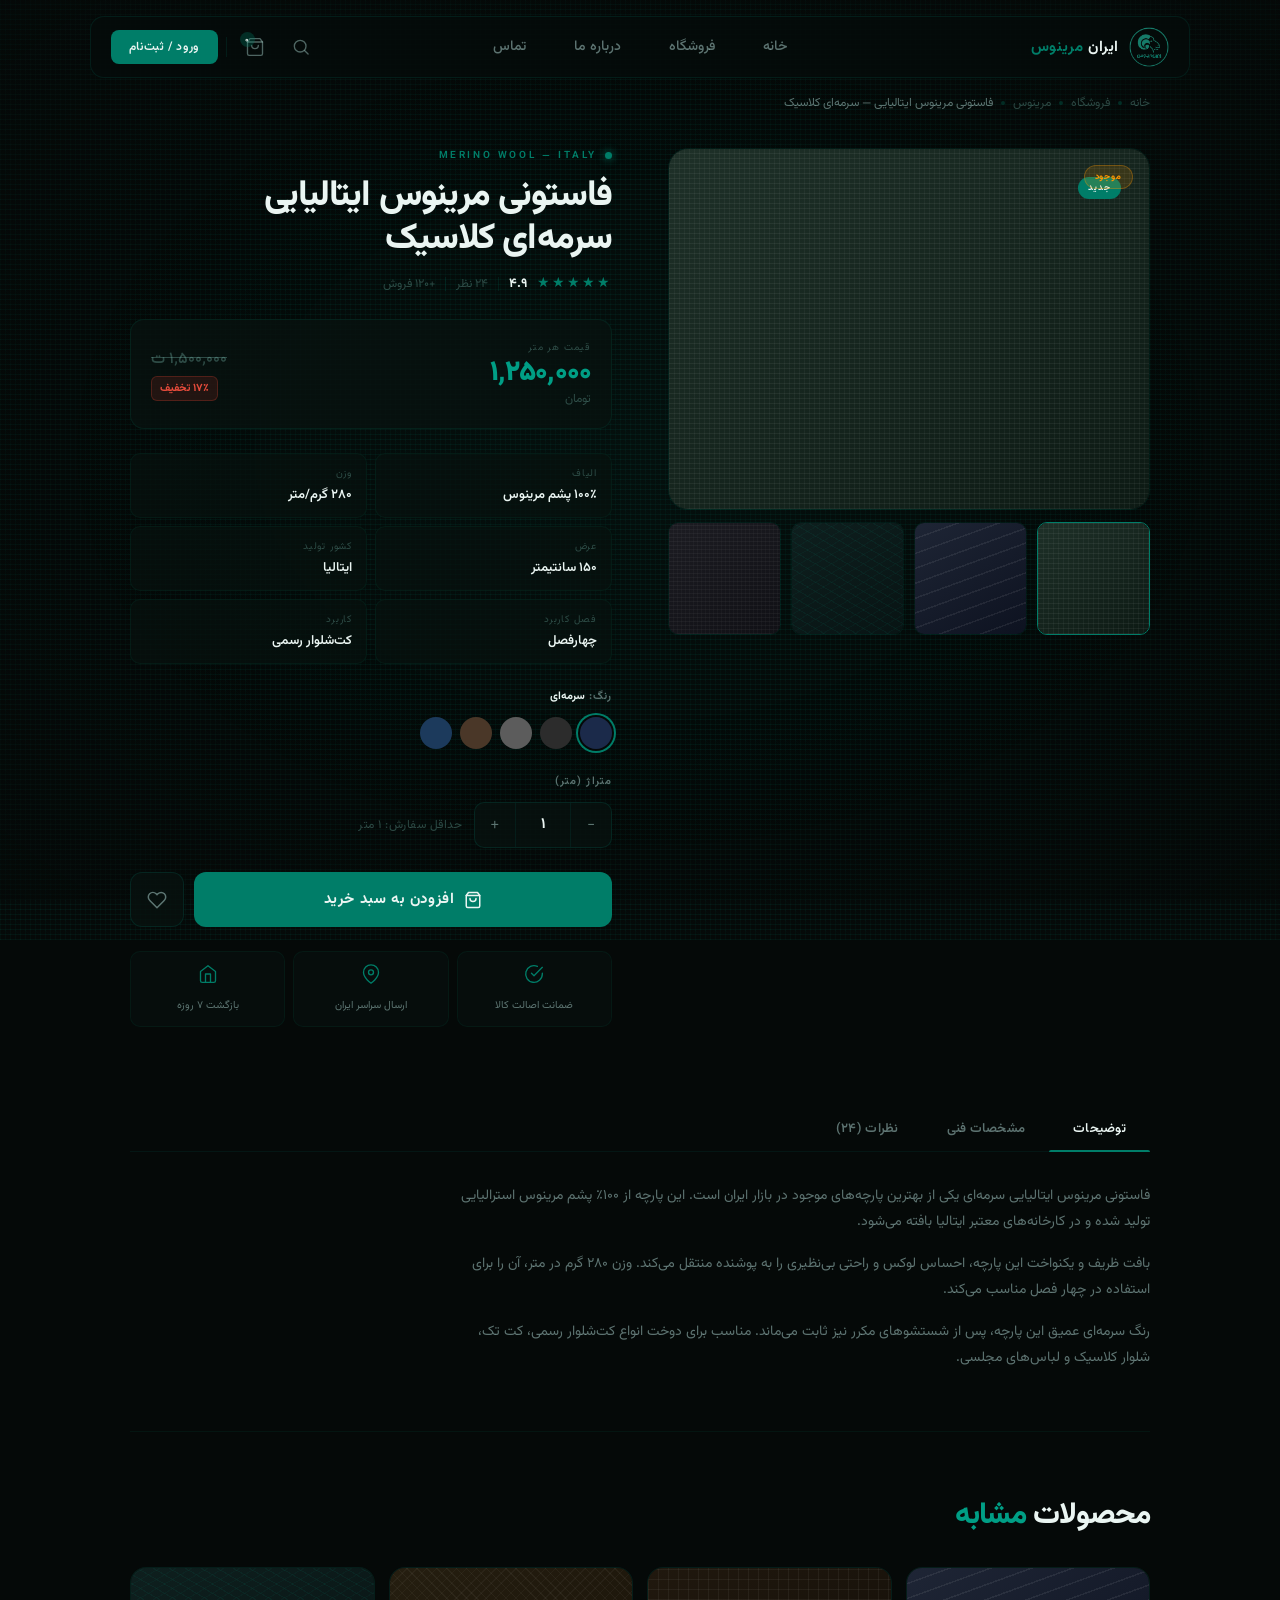
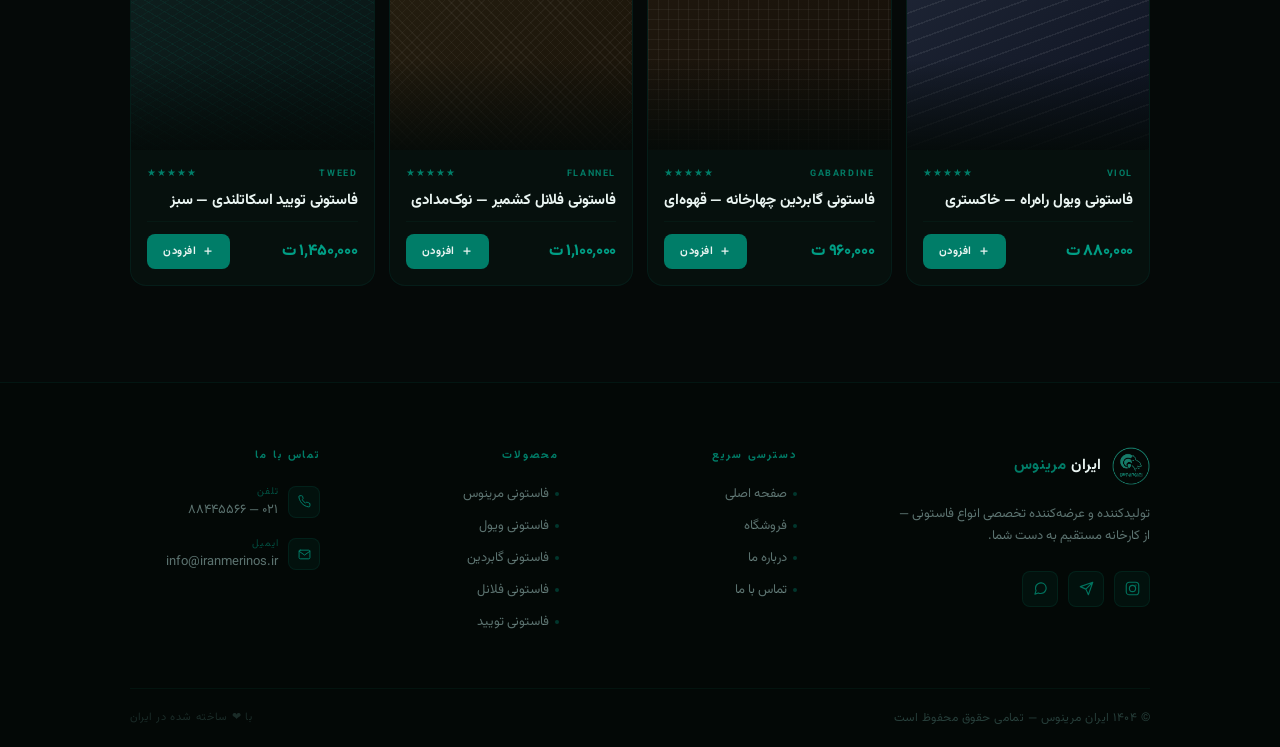
<file: product.html>
<!DOCTYPE html>
<html lang="fa" dir="rtl">
<head>
  <meta charset="UTF-8">
  <meta name="viewport" content="width=device-width, initial-scale=1.0">
  <meta name="description" content="فاستونی مرینوس ایتالیایی سرمه‌ای — ایران مرینوس">
  <title>محصول | ایران مرینوس</title>
  <link rel="stylesheet" href="assets/css/style.css">
  <meta name="description" content="خرید پارچه فاستونی با کیفیت از ایران مرینوس">
  <meta property="og:title" content="محصول | ایران مرینوس">
  <meta property="og:description" content="خرید پارچه فاستونی با کیفیت از ایران مرینوس">
  <meta property="og:type" content="website">
  <meta name="twitter:card" content="summary_large_image">
  <link rel="icon" type="image/png" href="assets/images/logo.png">
  <link rel="preconnect" href="https://fonts.googleapis.com">
  <link rel="preconnect" href="https://fonts.gstatic.com" crossorigin>
  <link rel="preload" as="image" href="assets/images/logo.png">
</head>
<body>

  <div class="textile-bg"></div>
  <div class="bg-glow"></div>
  <div class="bg-vignette"></div>

  <div class="header-wrap">
    <header>
      <a class="logo" href="index.html">
        <img src="assets/images/logo.png" alt="ایران مرینوس" width="40" height="40">
        <span class="logo-title">ایران <span>مرینوس</span></span>
      </a>
      <nav class="header-nav">
        <a href="index.html">خانه</a>
        <a href="shop.html">فروشگاه</a>
        <a href="about.html">درباره ما</a>
        <a href="contact.html">تماس</a>
      </nav>
      <div class="header-actions">
        <button class="icon-btn" aria-label="جستجو">
          <svg viewBox="0 0 24 24"><circle cx="11" cy="11" r="7"/><path d="m16.5 16.5 4 4"/></svg>
        </button>
        <button class="icon-btn" aria-label="سبد خرید">
          <svg viewBox="0 0 24 24"><path d="M6 2 3 6v14a2 2 0 0 0 2 2h14a2 2 0 0 0 2-2V6l-3-4z"/><line x1="3" y1="6" x2="21" y2="6"/><path d="M16 10a4 4 0 0 1-8 0"/></svg>
          <span class="cart-badge">۰</span>
        </button>
        <div class="header-sep"></div>
        <button class="btn-login" onclick="location.href='login.html'">ورود / ثبت‌نام</button>
      </div>
    </header>
  </div>

  <main class="product-page">
    <div class="container">

      <!-- Breadcrumb -->
      <div class="breadcrumb reveal">
        <a href="index.html">خانه</a>
        <div class="breadcrumb-sep"></div>
        <a href="shop.html">فروشگاه</a>
        <div class="breadcrumb-sep"></div>
        <a href="shop.html">مرینوس</a>
        <div class="breadcrumb-sep"></div>
        <span>فاستونی مرینوس ایتالیایی — سرمه‌ای</span>
      </div>

      <!-- Main Layout -->
      <div class="product-detail-layout">

        <!-- Gallery -->
        <div class="product-gallery reveal">
          <div class="gallery-main">
            <div class="gallery-main-img pt-1"></div>
            <div class="gallery-badge-wrap">
              <span class="product-badge badge-new">جدید</span>
              <span class="product-badge badge-hot" style="position:static;">موجود</span>
            </div>
          </div>
          <div class="gallery-thumbs">
            <div class="gallery-thumb active"><div class="gallery-thumb-img pt-1" style="width:100%;height:100%;"></div></div>
            <div class="gallery-thumb"><div class="gallery-thumb-img pt-2" style="width:100%;height:100%;"></div></div>
            <div class="gallery-thumb"><div class="gallery-thumb-img pt-5" style="width:100%;height:100%;"></div></div>
            <div class="gallery-thumb"><div class="gallery-thumb-img pt-6" style="width:100%;height:100%;"></div></div>
          </div>
        </div>

        <!-- Info -->
        <div class="product-info reveal reveal-delay-1">

          <div class="product-info-top">
            <div class="product-info-label">
              <span class="dot"></span> MERINO WOOL — ITALY
            </div>
            <h1 class="product-info-name">فاستونی مرینوس ایتالیایی<br>سرمه‌ای کلاسیک</h1>
            <div class="product-info-rating">
              <div class="rating-stars">★★★★★</div>
              <div class="rating-num">۴.۹</div>
              <div class="rating-sep"></div>
              <div class="rating-cnt">۲۴ نظر</div>
              <div class="rating-sep"></div>
              <div class="rating-sold">+۱۲۰ فروش</div>
            </div>
          </div>

          <div class="product-price-box">
            <div class="product-price-main">
              <div class="product-price-label">قیمت هر متر</div>
              <div class="product-price-num" data-base="1250000">۱,۲۵۰,۰۰۰</div>
              <div class="product-price-unit">تومان</div>
            </div>
            <div class="product-price-old-wrap">
              <div class="product-price-old-num">۱,۵۰۰,۰۰۰ ت</div>
              <div class="product-discount-badge">۱۷٪ تخفیف</div>
            </div>
          </div>

          <div class="product-specs-grid">
            <div class="spec-item">
              <div class="spec-key">الیاف</div>
              <div class="spec-val">۱۰۰٪ پشم مرینوس</div>
            </div>
            <div class="spec-item">
              <div class="spec-key">وزن</div>
              <div class="spec-val">۲۸۰ گرم/متر</div>
            </div>
            <div class="spec-item">
              <div class="spec-key">عرض</div>
              <div class="spec-val">۱۵۰ سانتیمتر</div>
            </div>
            <div class="spec-item">
              <div class="spec-key">کشور تولید</div>
              <div class="spec-val">ایتالیا</div>
            </div>
            <div class="spec-item">
              <div class="spec-key">فصل کاربرد</div>
              <div class="spec-val">چهارفصل</div>
            </div>
            <div class="spec-item">
              <div class="spec-key">کاربرد</div>
              <div class="spec-val">کت‌شلوار رسمی</div>
            </div>
          </div>

          <div class="product-colors">
            <div class="selector-title">رنگ: <span id="selectedColor">سرمه‌ای</span></div>
            <div class="color-selector">
              <div class="color-opt active" style="background:#1B2A4A" data-name="سرمه‌ای" title="سرمه‌ای"></div>
              <div class="color-opt" style="background:#2C2C2C" data-name="مشکی" title="مشکی"></div>
              <div class="color-opt" style="background:#5C5C5C" data-name="خاکستری" title="خاکستری"></div>
              <div class="color-opt" style="background:#4A3728" data-name="قهوه‌ای" title="قهوه‌ای"></div>
              <div class="color-opt" style="background:#1C3A5C" data-name="آبی" title="آبی"></div>
            </div>
          </div>

          <div class="product-qty">
            <div class="selector-title">متراژ (متر)</div>
            <div class="qty-input-wrap">
              <div class="qty-control">
                <button class="qty-btn" onclick="updateQty(-1)">−</button>
                <div class="qty-num" id="qtyNum">۱</div>
                <button class="qty-btn" onclick="updateQty(1)">+</button>
              </div>
              <span class="qty-unit">حداقل سفارش: ۱ متر</span>
            </div>
          </div>

          <div class="product-cta">
            <button class="btn-add-cart">
              <svg viewBox="0 0 24 24"><path d="M6 2 3 6v14a2 2 0 0 0 2 2h14a2 2 0 0 0 2-2V6l-3-4z"/><line x1="3" y1="6" x2="21" y2="6"/><path d="M16 10a4 4 0 0 1-8 0"/></svg>
              افزودن به سبد خرید
            </button>
            <button class="btn-wishlist">
              <svg viewBox="0 0 24 24"><path d="M20.84 4.61a5.5 5.5 0 0 0-7.78 0L12 5.67l-1.06-1.06a5.5 5.5 0 0 0-7.78 7.78l1.06 1.06L12 21.23l7.78-7.78 1.06-1.06a5.5 5.5 0 0 0 0-7.78z"/></svg>
            </button>
          </div>

          <div class="product-trust">
            <div class="trust-item">
              <div class="trust-icon"><svg viewBox="0 0 24 24"><path d="M22 11.08V12a10 10 0 1 1-5.93-9.14"/><polyline points="22 4 12 14.01 9 11.01"/></svg></div>
              <div class="trust-text">ضمانت اصالت کالا</div>
            </div>
            <div class="trust-item">
              <div class="trust-icon"><svg viewBox="0 0 24 24"><path d="M21 10c0 7-9 13-9 13s-9-6-9-13a9 9 0 0 1 18 0z"/><circle cx="12" cy="10" r="3"/></svg></div>
              <div class="trust-text">ارسال سراسر ایران</div>
            </div>
            <div class="trust-item">
              <div class="trust-icon"><svg viewBox="0 0 24 24"><path d="M3 9l9-7 9 7v11a2 2 0 0 1-2 2H5a2 2 0 0 1-2-2z"/><polyline points="9 22 9 12 15 12 15 22"/></svg></div>
              <div class="trust-text">بازگشت ۷ روزه</div>
            </div>
          </div>

        </div>
      </div>

      <!-- Tabs -->
      <div class="product-tabs reveal">
        <div class="tabs-nav">
          <button class="tab-btn active" data-tab="tab-desc">توضیحات</button>
          <button class="tab-btn" data-tab="tab-specs">مشخصات فنی</button>
          <button class="tab-btn" data-tab="tab-reviews">نظرات (۲۴)</button>
        </div>

        <div class="tab-panel active" id="tab-desc">
          <div class="tab-desc">
            <p>فاستونی مرینوس ایتالیایی سرمه‌ای یکی از بهترین پارچه‌های موجود در بازار ایران است. این پارچه از ۱۰۰٪ پشم مرینوس استرالیایی تولید شده و در کارخانه‌های معتبر ایتالیا بافته می‌شود.</p>
            <p>بافت ظریف و یکنواخت این پارچه، احساس لوکس و راحتی بی‌نظیری را به پوشنده منتقل می‌کند. وزن ۲۸۰ گرم در متر، آن را برای استفاده در چهار فصل مناسب می‌کند — نه خیلی سنگین در تابستان و نه خیلی سبک در زمستان.</p>
            <p>رنگ سرمه‌ای عمیق این پارچه، پس از شستشوهای مکرر نیز ثابت می‌ماند و هیچ‌گونه رنگ‌پریدگی نخواهد داشت. مناسب برای دوخت انواع کت‌شلوار رسمی، کت تک، شلوار کلاسیک و لباس‌های مجلسی.</p>
          </div>
        </div>

        <div class="tab-panel" id="tab-specs">
          <table class="spec-table">
            <tr><td>نوع پارچه</td><td>فاستونی مرینوس</td></tr>
            <tr><td>ترکیب الیاف</td><td>۱۰۰٪ پشم مرینوس استرالیا</td></tr>
            <tr><td>وزن</td><td>۲۸۰ گرم در متر مربع</td></tr>
            <tr><td>عرض پارچه</td><td>۱۵۰ سانتیمتر</td></tr>
            <tr><td>کشور تولید</td><td>ایتالیا</td></tr>
            <tr><td>نوع بافت</td><td>تافته ساده (Plain Weave)</td></tr>
            <tr><td>رنگ</td><td>سرمه‌ای عمیق (Navy Blue)</td></tr>
            <tr><td>دمای شستشو</td><td>حداکثر ۳۰ درجه</td></tr>
            <tr><td>نحوه شستشو</td><td>دستشویی یا خشکشویی</td></tr>
            <tr><td>کاربرد</td><td>کت‌شلوار رسمی و نیمه‌رسمی</td></tr>
            <tr><td>فصل کاربرد</td><td>چهارفصل</td></tr>
            <tr><td>حداقل سفارش</td><td>۱ متر</td></tr>
          </table>
        </div>

        <div class="tab-panel" id="tab-reviews">
          <div class="review-summary">
            <div>
              <div class="review-big-num">۴.۹</div>
              <div class="review-big-stars">★★★★★</div>
              <div class="review-big-cnt">از ۲۴ نظر</div>
            </div>
            <div class="review-bars">
              <div class="review-bar-row">۵ ★ <div class="review-bar-bg"><div class="review-bar-fill" style="width:85%"></div></div> ۲۰</div>
              <div class="review-bar-row">۴ ★ <div class="review-bar-bg"><div class="review-bar-fill" style="width:12%"></div></div> ۳</div>
              <div class="review-bar-row">۳ ★ <div class="review-bar-bg"><div class="review-bar-fill" style="width:4%"></div></div> ۱</div>
              <div class="review-bar-row">۲ ★ <div class="review-bar-bg"><div class="review-bar-fill" style="width:0%"></div></div> ۰</div>
              <div class="review-bar-row">۱ ★ <div class="review-bar-bg"><div class="review-bar-fill" style="width:0%"></div></div> ۰</div>
            </div>
          </div>
          <div class="review-list">
            <div class="review-item">
              <div class="review-item-top">
                <div class="review-author">
                  <div class="review-avatar">ا</div>
                  <div><div class="review-name">احمد رضایی</div><div class="review-date">۱۵ فروردین ۱۴۰۳</div></div>
                </div>
                <div class="review-stars">★★★★★</div>
              </div>
              <p class="review-text">کیفیت پارچه واقعاً استثنایی است. بافت خیلی ظریف و یکنواخته. رنگ سرمه‌ای هم دقیقاً همونیه که تو عکس میبینی. برای دو تا کت‌شلوار استفاده کردم و نتیجه عالی شد.</p>
            </div>
            <div class="review-item">
              <div class="review-item-top">
                <div class="review-author">
                  <div class="review-avatar">م</div>
                  <div><div class="review-name">مریم کریمی</div><div class="review-date">۸ اردیبهشت ۱۴۰۳</div></div>
                </div>
                <div class="review-stars">★★★★★</div>
              </div>
              <p class="review-text">از ایران مرینوس چند بار خرید کردم. این بار مرینوس ایتالیایی گرفتم. با نمونه‌های وارداتی که از فروشگاه‌های دیگه خریدم مقایسه کردم — واقعاً فرقی نداره بلکه بهتره.</p>
            </div>
            <div class="review-item">
              <div class="review-item-top">
                <div class="review-author">
                  <div class="review-avatar">س</div>
                  <div><div class="review-name">سعید محمدی</div><div class="review-date">۲ خرداد ۱۴۰۳</div></div>
                </div>
                <div class="review-stars">★★★★☆</div>
              </div>
              <p class="review-text">پارچه عالیه. ارسال هم سریع بود. فقط کاش رنگ‌های بیشتری داشت. پیشنهاد میکنم حتماً امتحان کنید.</p>
            </div>
          </div>
        </div>
      </div>

      <!-- Related -->
      <div class="related-section reveal">
        <h2 class="related-title">محصولات <span>مشابه</span></h2>
        <div class="related-grid">
          <div class="product-card" onclick="location.href='product.html?id=2'">
            <div class="product-img" style="aspect-ratio:4/3;">
              <div class="product-img-bg pt-2" style="position:absolute;inset:0;"></div>
              <div class="product-img-overlay"></div>
            </div>
            <div class="product-body">
              <div class="product-meta"><span class="product-type">VIOL</span><div class="product-stars">★★★★★</div></div>
              <h3 class="product-name">فاستونی ویول راه‌راه</h3>
              <div class="product-footer">
                <div class="product-price">۸۸۰,۰۰۰ ت</div>
                <button class="product-add-btn" onclick="event.stopPropagation()"><svg viewBox="0 0 24 24"><line x1="12" y1="5" x2="12" y2="19"/><line x1="5" y1="12" x2="19" y2="12"/></svg>افزودن</button>
              </div>
            </div>
          </div>
          <div class="product-card" onclick="location.href='product.html?id=3'">
            <div class="product-img" style="aspect-ratio:4/3;">
              <div class="product-img-bg pt-3" style="position:absolute;inset:0;"></div>
              <div class="product-img-overlay"></div>
            </div>
            <div class="product-body">
              <div class="product-meta"><span class="product-type">GABARDINE</span><div class="product-stars">★★★★☆</div></div>
              <h3 class="product-name">فاستونی گابردین چهارخانه</h3>
              <div class="product-footer">
                <div class="product-price">۹۶۰,۰۰۰ ت</div>
                <button class="product-add-btn" onclick="event.stopPropagation()"><svg viewBox="0 0 24 24"><line x1="12" y1="5" x2="12" y2="19"/><line x1="5" y1="12" x2="19" y2="12"/></svg>افزودن</button>
              </div>
            </div>
          </div>
          <div class="product-card" onclick="location.href='product.html?id=4'">
            <div class="product-img" style="aspect-ratio:4/3;">
              <div class="product-img-bg pt-4" style="position:absolute;inset:0;"></div>
              <div class="product-img-overlay"></div>
            </div>
            <div class="product-body">
              <div class="product-meta"><span class="product-type">FLANNEL</span><div class="product-stars">★★★★★</div></div>
              <h3 class="product-name">فاستونی فلانل کشمیر</h3>
              <div class="product-footer">
                <div class="product-price">۱,۱۰۰,۰۰۰ ت</div>
                <button class="product-add-btn" onclick="event.stopPropagation()"><svg viewBox="0 0 24 24"><line x1="12" y1="5" x2="12" y2="19"/><line x1="5" y1="12" x2="19" y2="12"/></svg>افزودن</button>
              </div>
            </div>
          </div>
          <div class="product-card" onclick="location.href='product.html?id=5'">
            <div class="product-img" style="aspect-ratio:4/3;">
              <div class="product-img-bg pt-5" style="position:absolute;inset:0;"></div>
              <div class="product-img-overlay"></div>
            </div>
            <div class="product-body">
              <div class="product-meta"><span class="product-type">TWEED</span><div class="product-stars">★★★★★</div></div>
              <h3 class="product-name">فاستونی تویید اسکاتلندی</h3>
              <div class="product-footer">
                <div class="product-price">۱,۴۵۰,۰۰۰ ت</div>
                <button class="product-add-btn" onclick="event.stopPropagation()"><svg viewBox="0 0 24 24"><line x1="12" y1="5" x2="12" y2="19"/><line x1="5" y1="12" x2="19" y2="12"/></svg>افزودن</button>
              </div>
            </div>
          </div>
        </div>
      </div>

    </div>
  </main>

  <footer class="footer">
    <div class="container">
      <div class="footer-grid">
        <div class="footer-brand">
          <div class="footer-logo">
            <img src="assets/images/logo.png" alt="ایران مرینوس">
            <span class="footer-logo-name">ایران <span>مرینوس</span></span>
          </div>
          <p class="footer-tagline">تولیدکننده و عرضه‌کننده تخصصی انواع فاستونی — از کارخانه مستقیم به دست شما.</p>
          <div class="footer-social">
            <button class="footer-social-btn"><svg viewBox="0 0 24 24"><rect x="2" y="2" width="20" height="20" rx="5"/><circle cx="12" cy="12" r="5"/><circle cx="17.5" cy="6.5" r="1" fill="currentColor" stroke="none"/></svg></button>
            <button class="footer-social-btn"><svg viewBox="0 0 24 24"><path d="M22 2L11 13M22 2L15 22l-4-9-9-4 20-7z"/></svg></button>
            <button class="footer-social-btn"><svg viewBox="0 0 24 24"><path d="M21 11.5a8.38 8.38 0 0 1-.9 3.8 8.5 8.5 0 0 1-7.6 4.7 8.38 8.38 0 0 1-3.8-.9L3 21l1.9-5.7a8.38 8.38 0 0 1-.9-3.8 8.5 8.5 0 0 1 4.7-7.6 8.38 8.38 0 0 1 3.8-.9h.5a8.48 8.48 0 0 1 8 8v.5z"/></svg></button>
          </div>
        </div>
        <div class="footer-col">
          <div class="footer-col-title">دسترسی سریع</div>
          <div class="footer-links">
            <a class="footer-link" href="index.html">صفحه اصلی</a>
            <a class="footer-link" href="shop.html">فروشگاه</a>
            <a class="footer-link" href="about.html">درباره ما</a>
            <a class="footer-link" href="contact.html">تماس با ما</a>
          </div>
        </div>
        <div class="footer-col">
          <div class="footer-col-title">محصولات</div>
          <div class="footer-links">
            <a class="footer-link" href="shop.html">فاستونی مرینوس</a>
            <a class="footer-link" href="shop.html">فاستونی ویول</a>
            <a class="footer-link" href="shop.html">فاستونی گابردین</a>
            <a class="footer-link" href="shop.html">فاستونی فلانل</a>
            <a class="footer-link" href="shop.html">فاستونی تویید</a>
          </div>
        </div>
        <div class="footer-col">
          <div class="footer-col-title">تماس با ما</div>
          <div class="footer-contact-item">
            <div class="footer-contact-icon"><svg viewBox="0 0 24 24"><path d="M22 16.92v3a2 2 0 0 1-2.18 2 19.79 19.79 0 0 1-8.63-3.07A19.5 19.5 0 0 1 4.69 12 19.79 19.79 0 0 1 1.61 3.5 2 2 0 0 1 3.59 1.3h3a2 2 0 0 1 2 1.72c.127.96.361 1.903.7 2.81a2 2 0 0 1-.45 2.11L7.91 8.8a16 16 0 0 0 6 6l.86-.86a2 2 0 0 1 2.11-.45c.907.339 1.85.573 2.81.7A2 2 0 0 1 21.5 16z"/></svg></div>
            <div><div class="footer-contact-label">تلفن</div><div class="footer-contact-val">۰۲۱ — ۸۸۴۴۵۵۶۶</div></div>
          </div>
          <div class="footer-contact-item">
            <div class="footer-contact-icon"><svg viewBox="0 0 24 24"><path d="M4 4h16c1.1 0 2 .9 2 2v12c0 1.1-.9 2-2 2H4c-1.1 0-2-.9-2-2V6c0-1.1.9-2 2-2z"/><polyline points="22,6 12,13 2,6"/></svg></div>
            <div><div class="footer-contact-label">ایمیل</div><div class="footer-contact-val">info@iranmerinos.ir</div></div>
          </div>
        </div>
      </div>
      <div class="footer-bottom">
        <div class="footer-copy">© ۱۴۰۴ ایران مرینوس — تمامی حقوق محفوظ است</div>
        <div class="footer-made">با ❤ ساخته شده در ایران</div>
      </div>
    </div>
  </footer>

  <script src="assets/js/app.js"></script>
  <script src="data/products.js"></script>
  <script src="assets/js/product.js"></script>
</body>
</html>
</file>
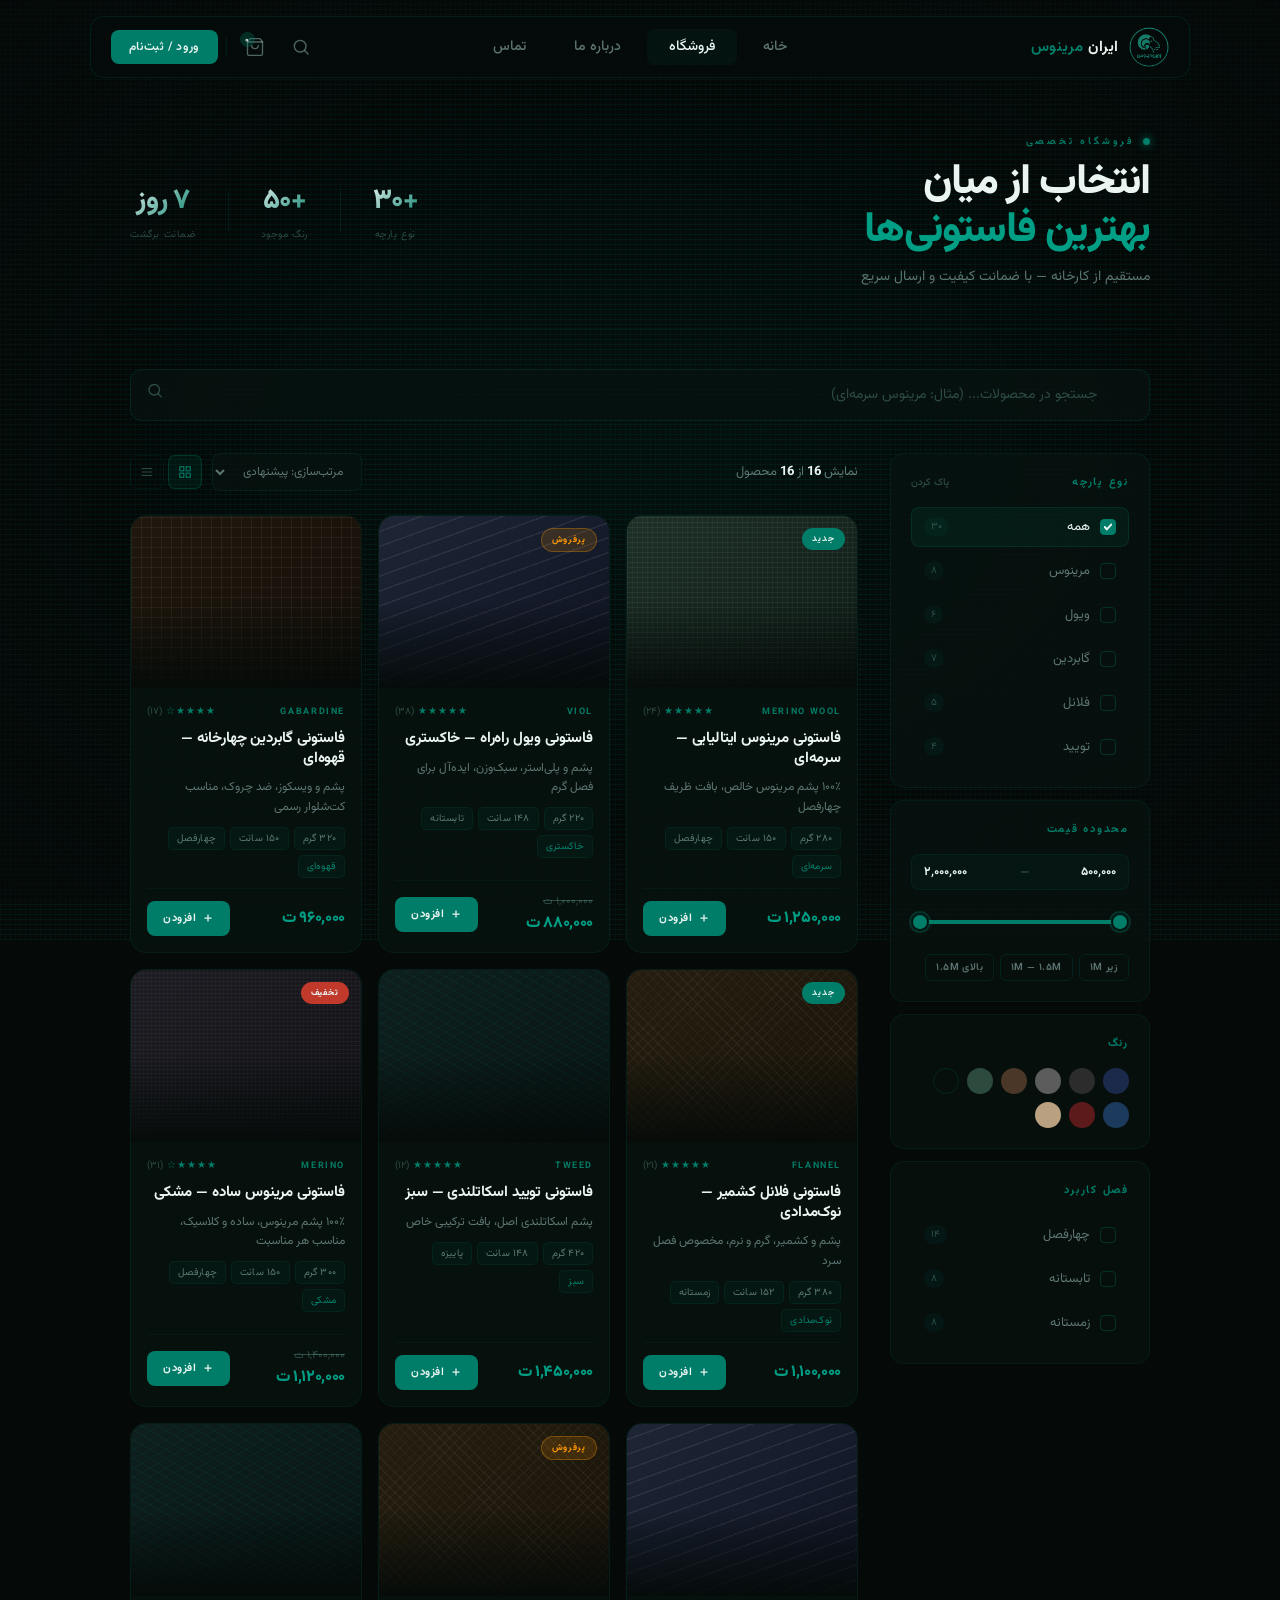
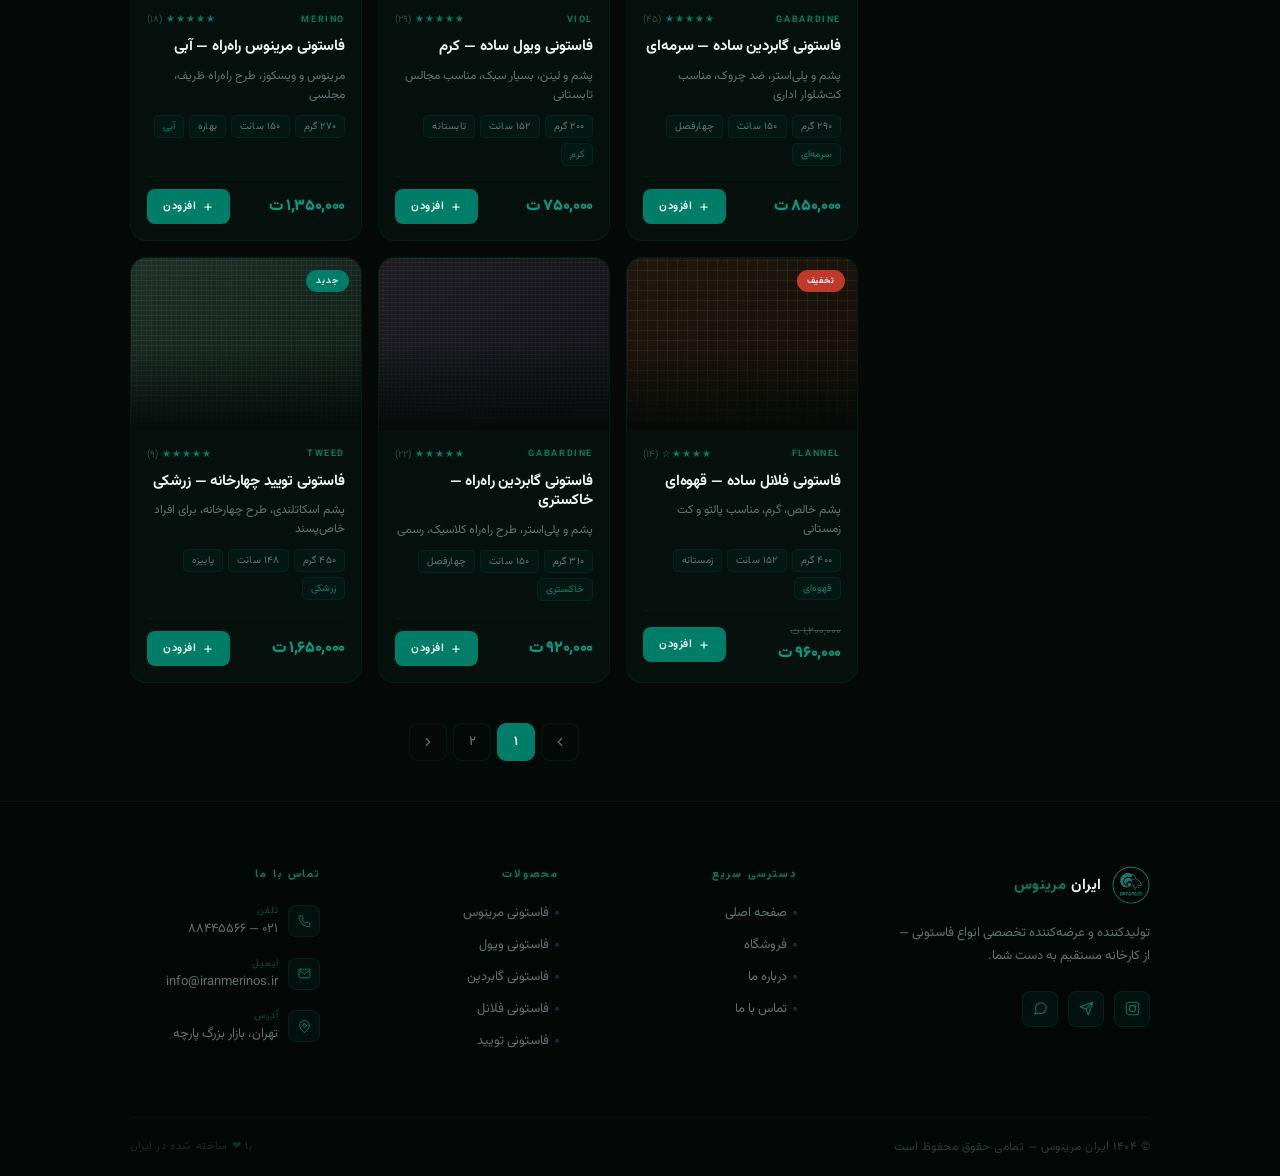
<file: shop.html>
<!DOCTYPE html>

<html dir="rtl" lang="fa">
<head>
<meta charset="utf-8"/>
<meta content="width=device-width, initial-scale=1.0" name="viewport"/>
<meta content="فروشگاه فاستونی ایران مرینوس — خرید انواع پارچه فاستونی" name="description"/>
<title>فروشگاه | ایران مرینوس</title>
<link href="assets/css/style.css" rel="stylesheet"/>
  <meta name="description" content="خرید انواع فاستونی با قیمت مستقیم از کارخانه">
  <meta property="og:title" content="فروشگاه | ایران مرینوس">
  <meta property="og:description" content="خرید انواع فاستونی با قیمت مستقیم از کارخانه">
  <meta property="og:type" content="website">
  <meta name="twitter:card" content="summary_large_image">
  <link rel="icon" type="image/png" href="assets/images/logo.png">
  <link rel="preconnect" href="https://fonts.googleapis.com">
  <link rel="preconnect" href="https://fonts.gstatic.com" crossorigin>
  <link rel="preload" as="image" href="assets/images/logo.png">
</head>
<body>
<div class="textile-bg"></div>
<div class="bg-glow"></div>
<div class="bg-vignette"></div>
<div class="header-wrap">
<header>
<a class="logo" href="index.html">
<img alt="ایران مرینوس" height="40" src="assets/images/logo.png" width="40"/>
<span class="logo-title">ایران <span>مرینوس</span></span>
</a>
<nav class="header-nav">
<a href="index.html">خانه</a>
<a class="active" href="shop.html">فروشگاه</a>
<a href="about.html">درباره ما</a>
<a href="contact.html">تماس</a>
</nav>
<div class="header-actions">
<button aria-label="جستجو" class="icon-btn">
<svg viewbox="0 0 24 24"><circle cx="11" cy="11" r="7"></circle><path d="m16.5 16.5 4 4"></path></svg>
</button>
<button aria-label="سبد خرید" class="icon-btn">
<svg viewbox="0 0 24 24"><path d="M6 2 3 6v14a2 2 0 0 0 2 2h14a2 2 0 0 0 2-2V6l-3-4z"></path><line x1="3" x2="21" y1="6" y2="6"></line><path d="M16 10a4 4 0 0 1-8 0"></path></svg>
<span class="cart-badge">۰</span>
</button>
<div class="header-sep"></div>
<button class="btn-login" onclick="location.href='login.html'">ورود / ثبت‌نام</button>
</div>
</header>
</div>
<main class="shop-page">
<div class="container">
<div class="shop-hero">
<div class="shop-hero-inner">
<div class="shop-hero-text">
<div class="shop-hero-label"><span class="dot"></span> فروشگاه تخصصی</div>
<h1 class="shop-hero-title">انتخاب از میان<br/><span>بهترین فاستونی‌ها</span></h1>
<p class="shop-hero-desc">مستقیم از کارخانه — با ضمانت کیفیت و ارسال سریع</p>
</div>
<div class="shop-hero-stats">
<div class="shop-stat"><div class="shop-stat-num">+۳۰</div><div class="shop-stat-label">نوع پارچه</div></div>
<div class="shop-stat-sep"></div>
<div class="shop-stat"><div class="shop-stat-num">+۵۰</div><div class="shop-stat-label">رنگ موجود</div></div>
<div class="shop-stat-sep"></div>
<div class="shop-stat"><div class="shop-stat-num">۷ روز</div><div class="shop-stat-label">ضمانت برگشت</div></div>
</div>
</div>
</div>
<div class="shop-search-wrap">
<input class="shop-search" id="shopSearch" placeholder="جستجو در محصولات... (مثال: مرینوس سرمه‌ای)" type="text"/>
<div class="shop-search-icon">
<svg viewbox="0 0 24 24"><circle cx="11" cy="11" r="7"></circle><path d="m16.5 16.5 4 4"></path></svg>
</div>
</div>
<div class="shop-layout">
<aside class="shop-sidebar">
<div class="sidebar-block">
<div class="sidebar-title">نوع پارچه <span class="sidebar-clear" onclick="clearFilter(this)">پاک کردن</span></div>
<div class="filter-list">
<div class="filter-item active" onclick="toggleFilter(this)"><div class="filter-item-left"><div class="filter-check"><svg class="filter-check-mark" viewbox="0 0 10 8"><polyline points="1 4 3.5 7 9 1"></polyline></svg></div><span class="filter-label">همه</span></div><span class="filter-count">۳۰</span></div>
<div class="filter-item" onclick="toggleFilter(this)"><div class="filter-item-left"><div class="filter-check"><svg class="filter-check-mark" viewbox="0 0 10 8"><polyline points="1 4 3.5 7 9 1"></polyline></svg></div><span class="filter-label">مرینوس</span></div><span class="filter-count">۸</span></div>
<div class="filter-item" onclick="toggleFilter(this)"><div class="filter-item-left"><div class="filter-check"><svg class="filter-check-mark" viewbox="0 0 10 8"><polyline points="1 4 3.5 7 9 1"></polyline></svg></div><span class="filter-label">ویول</span></div><span class="filter-count">۶</span></div>
<div class="filter-item" onclick="toggleFilter(this)"><div class="filter-item-left"><div class="filter-check"><svg class="filter-check-mark" viewbox="0 0 10 8"><polyline points="1 4 3.5 7 9 1"></polyline></svg></div><span class="filter-label">گابردین</span></div><span class="filter-count">۷</span></div>
<div class="filter-item" onclick="toggleFilter(this)"><div class="filter-item-left"><div class="filter-check"><svg class="filter-check-mark" viewbox="0 0 10 8"><polyline points="1 4 3.5 7 9 1"></polyline></svg></div><span class="filter-label">فلانل</span></div><span class="filter-count">۵</span></div>
<div class="filter-item" onclick="toggleFilter(this)"><div class="filter-item-left"><div class="filter-check"><svg class="filter-check-mark" viewbox="0 0 10 8"><polyline points="1 4 3.5 7 9 1"></polyline></svg></div><span class="filter-label">تویید</span></div><span class="filter-count">۴</span></div>
</div>
</div>
<div class="sidebar-block">
<div class="sidebar-title">محدوده قیمت</div>
<div class="price-range-new">
<div class="price-range-labels">
<span id="priceMinLabel">۵۰۰,۰۰۰</span>
<span style="color:var(--text-faint)">—</span>
<span id="priceMaxLabel">۲,۰۰۰,۰۰۰</span>
</div>
<div class="price-track-wrap">
<div class="price-track">
<div class="price-range-fill" id="priceRangeFill"></div>
</div>
<input class="price-thumb" id="priceMin" max="2000000" min="500000" step="50000" type="range" value="500000"/>
<input class="price-thumb" id="priceMax" max="2000000" min="500000" step="50000" type="range" value="2000000"/>
</div>
<div class="price-presets">
<button class="price-preset" data-max="1000000" data-min="500000">زیر ۱M</button>
<button class="price-preset" data-max="1500000" data-min="1000000">۱M — ۱.۵M</button>
<button class="price-preset" data-max="2000000" data-min="1500000">بالای ۱.۵M</button>
</div>
</div>
</div>
<div class="sidebar-block">
<div class="sidebar-title">رنگ <span class="sidebar-clear" id="colorClear" onclick="clearColors()" style="display:none">پاک کردن</span></div>
<div class="color-swatches" id="colorSwatches">
<div class="color-swatch" data-color="سرمه‌ای" style="background:#1B2A4A" title="سرمه‌ای"></div>
<div class="color-swatch" data-color="مشکی" style="background:#2C2C2C" title="مشکی"></div>
<div class="color-swatch" data-color="خاکستری" style="background:#5C5C5C" title="خاکستری"></div>
<div class="color-swatch" data-color="قهوه‌ای" style="background:#4A3728" title="قهوه‌ای"></div>
<div class="color-swatch" data-color="سبز" style="background:#2C4A3E" title="سبز"></div>
<div class="color-swatch" data-color="کرم" style="border:1px solid rgba(0,125,104,0.2)" title="کرم"></div>
<div class="color-swatch" data-color="آبی" style="background:#1C3A5C" title="آبی"></div>
<div class="color-swatch" data-color="زرشکی" style="background:#5C1A1A" title="زرشکی"></div>
<div class="color-swatch" data-color="نوک‌مدادی" style="background:#B8A080" title="نوک‌مدادی"></div>
</div>
</div>
<div class="sidebar-block" id="seasonBlock">
<div class="sidebar-title">فصل کاربرد</div>
<div class="filter-list" id="seasonFilterList">
<div class="filter-item"><div class="filter-item-left"><div class="filter-check"><svg class="filter-check-mark" viewbox="0 0 10 8"><polyline points="1 4 3.5 7 9 1"></polyline></svg></div><span class="filter-label">چهارفصل</span></div><span class="filter-count">۱۴</span></div>
<div class="filter-item"><div class="filter-item-left"><div class="filter-check"><svg class="filter-check-mark" viewbox="0 0 10 8"><polyline points="1 4 3.5 7 9 1"></polyline></svg></div><span class="filter-label">تابستانه</span></div><span class="filter-count">۸</span></div>
<div class="filter-item"><div class="filter-item-left"><div class="filter-check"><svg class="filter-check-mark" viewbox="0 0 10 8"><polyline points="1 4 3.5 7 9 1"></polyline></svg></div><span class="filter-label">زمستانه</span></div><span class="filter-count">۸</span></div>
</div>
</div>
</aside>
<div class="shop-main">
<div class="shop-toolbar">
<div class="shop-result-count">نمایش <strong id="visibleCount">16</strong> از <strong>16</strong> محصول</div>
<div class="shop-toolbar-right">
<select class="shop-sort">
<option>مرتب‌سازی: پیشنهادی</option>
<option>ارزان‌ترین</option>
<option>گران‌ترین</option>
<option>جدیدترین</option>
<option>پرفروش‌ترین</option>
</select>
<div class="view-toggle">
<button class="view-btn active" id="gridViewBtn" onclick="setView('grid')" title="شبکه‌ای">
<svg viewbox="0 0 24 24"><rect height="7" width="7" x="3" y="3"></rect><rect height="7" width="7" x="14" y="3"></rect><rect height="7" width="7" x="3" y="14"></rect><rect height="7" width="7" x="14" y="14"></rect></svg>
</button>
<button class="view-btn" id="listViewBtn" onclick="setView('list')" title="لیستی">
<svg viewbox="0 0 24 24"><line x1="3" x2="21" y1="6" y2="6"></line><line x1="3" x2="21" y1="12" y2="12"></line><line x1="3" x2="21" y1="18" y2="18"></line></svg>
</button>
</div>
</div>
</div>
<div class="products-grid" id="productsGrid">
<div class="product-card" data-color="سرمه‌ای" data-price="۱۲۵۰۰۰۰" data-season="چهارفصل" data-type="merino" onclick="location.href='product.html?id=1'">
<div class="product-badge badge-new">جدید</div>
<div class="product-img">
<div class="product-img-bg pt-1"></div>
<div class="product-img-overlay"></div>
<div class="product-actions">
<button class="product-action-btn" onclick="event.stopPropagation()" title="علاقه‌مندی">
<svg viewbox="0 0 24 24"><path d="M20.84 4.61a5.5 5.5 0 0 0-7.78 0L12 5.67l-1.06-1.06a5.5 5.5 0 0 0-7.78 7.78l1.06 1.06L12 21.23l7.78-7.78 1.06-1.06a5.5 5.5 0 0 0 0-7.78z"></path></svg>
</button>
<button class="product-action-btn" onclick="event.stopPropagation()" title="مقایسه">
<svg viewbox="0 0 24 24"><polyline points="22 12 18 12 15 21 9 3 6 12 2 12"></polyline></svg>
</button>
</div>
</div>
<div class="product-body">
<div class="product-meta">
<span class="product-type">MERINO WOOL</span>
<div class="product-stars">★★★★★ <span>(۲۴)</span></div>
</div>
<h3 class="product-name">فاستونی مرینوس ایتالیایی — سرمه‌ای</h3>
<p class="product-desc">۱۰۰٪ پشم مرینوس خالص، بافت ظریف چهارفصل</p>
<div class="product-specs">
<span class="product-spec-tag">۲۸۰ گرم</span>
<span class="product-spec-tag">۱۵۰ سانت</span>
<span class="product-spec-tag">چهارفصل</span>
<span class="product-spec-tag" style="color:rgba(0,180,148,0.7)">سرمه‌ای</span>
</div>
<div class="product-footer">
<div class="product-price-wrap">
<div class="product-price">۱,۲۵۰,۰۰۰ ت</div>
</div>
<button class="product-add-btn" onclick="event.stopPropagation()">
<svg viewbox="0 0 24 24"><line x1="12" x2="12" y1="5" y2="19"></line><line x1="5" x2="19" y1="12" y2="12"></line></svg>
                    افزودن
                  </button>
</div>
</div>
</div>
<div class="product-card" data-color="خاکستری" data-price="۸۸۰۰۰۰" data-season="تابستانه" data-type="viol" onclick="location.href='product.html?id=2'">
<div class="product-badge badge-hot">پرفروش</div>
<div class="product-img">
<div class="product-img-bg pt-2"></div>
<div class="product-img-overlay"></div>
<div class="product-actions">
<button class="product-action-btn" onclick="event.stopPropagation()" title="علاقه‌مندی">
<svg viewbox="0 0 24 24"><path d="M20.84 4.61a5.5 5.5 0 0 0-7.78 0L12 5.67l-1.06-1.06a5.5 5.5 0 0 0-7.78 7.78l1.06 1.06L12 21.23l7.78-7.78 1.06-1.06a5.5 5.5 0 0 0 0-7.78z"></path></svg>
</button>
<button class="product-action-btn" onclick="event.stopPropagation()" title="مقایسه">
<svg viewbox="0 0 24 24"><polyline points="22 12 18 12 15 21 9 3 6 12 2 12"></polyline></svg>
</button>
</div>
</div>
<div class="product-body">
<div class="product-meta">
<span class="product-type">VIOL</span>
<div class="product-stars">★★★★★ <span>(۳۸)</span></div>
</div>
<h3 class="product-name">فاستونی ویول راه‌راه — خاکستری</h3>
<p class="product-desc">پشم و پلی‌استر، سبک‌وزن، ایده‌آل برای فصل گرم</p>
<div class="product-specs">
<span class="product-spec-tag">۲۲۰ گرم</span>
<span class="product-spec-tag">۱۴۸ سانت</span>
<span class="product-spec-tag">تابستانه</span>
<span class="product-spec-tag" style="color:rgba(0,180,148,0.7)">خاکستری</span>
</div>
<div class="product-footer">
<div class="product-price-wrap">
<div class="product-price-old">۱,۰۰۰,۰۰۰ ت</div>
<div class="product-price">۸۸۰,۰۰۰ ت</div>
</div>
<button class="product-add-btn" onclick="event.stopPropagation()">
<svg viewbox="0 0 24 24"><line x1="12" x2="12" y1="5" y2="19"></line><line x1="5" x2="19" y1="12" y2="12"></line></svg>
                    افزودن
                  </button>
</div>
</div>
</div>
<div class="product-card" data-color="قهوه‌ای" data-price="۹۶۰۰۰۰" data-season="چهارفصل" data-type="gabardine" onclick="location.href='product.html?id=3'">
<div class="product-img">
<div class="product-img-bg pt-3"></div>
<div class="product-img-overlay"></div>
<div class="product-actions">
<button class="product-action-btn" onclick="event.stopPropagation()" title="علاقه‌مندی">
<svg viewbox="0 0 24 24"><path d="M20.84 4.61a5.5 5.5 0 0 0-7.78 0L12 5.67l-1.06-1.06a5.5 5.5 0 0 0-7.78 7.78l1.06 1.06L12 21.23l7.78-7.78 1.06-1.06a5.5 5.5 0 0 0 0-7.78z"></path></svg>
</button>
<button class="product-action-btn" onclick="event.stopPropagation()" title="مقایسه">
<svg viewbox="0 0 24 24"><polyline points="22 12 18 12 15 21 9 3 6 12 2 12"></polyline></svg>
</button>
</div>
</div>
<div class="product-body">
<div class="product-meta">
<span class="product-type">GABARDINE</span>
<div class="product-stars">★★★★☆ <span>(۱۷)</span></div>
</div>
<h3 class="product-name">فاستونی گابردین چهارخانه — قهوه‌ای</h3>
<p class="product-desc">پشم و ویسکوز، ضد چروک، مناسب کت‌شلوار رسمی</p>
<div class="product-specs">
<span class="product-spec-tag">۳۲۰ گرم</span>
<span class="product-spec-tag">۱۵۰ سانت</span>
<span class="product-spec-tag">چهارفصل</span>
<span class="product-spec-tag" style="color:rgba(0,180,148,0.7)">قهوه‌ای</span>
</div>
<div class="product-footer">
<div class="product-price-wrap">
<div class="product-price">۹۶۰,۰۰۰ ت</div>
</div>
<button class="product-add-btn" onclick="event.stopPropagation()">
<svg viewbox="0 0 24 24"><line x1="12" x2="12" y1="5" y2="19"></line><line x1="5" x2="19" y1="12" y2="12"></line></svg>
                    افزودن
                  </button>
</div>
</div>
</div>
<div class="product-card" data-color="نوک‌مدادی" data-price="۱۱۰۰۰۰۰" data-season="زمستانه" data-type="flannel" onclick="location.href='product.html?id=4'">
<div class="product-badge badge-new">جدید</div>
<div class="product-img">
<div class="product-img-bg pt-4"></div>
<div class="product-img-overlay"></div>
<div class="product-actions">
<button class="product-action-btn" onclick="event.stopPropagation()" title="علاقه‌مندی">
<svg viewbox="0 0 24 24"><path d="M20.84 4.61a5.5 5.5 0 0 0-7.78 0L12 5.67l-1.06-1.06a5.5 5.5 0 0 0-7.78 7.78l1.06 1.06L12 21.23l7.78-7.78 1.06-1.06a5.5 5.5 0 0 0 0-7.78z"></path></svg>
</button>
<button class="product-action-btn" onclick="event.stopPropagation()" title="مقایسه">
<svg viewbox="0 0 24 24"><polyline points="22 12 18 12 15 21 9 3 6 12 2 12"></polyline></svg>
</button>
</div>
</div>
<div class="product-body">
<div class="product-meta">
<span class="product-type">FLANNEL</span>
<div class="product-stars">★★★★★ <span>(۲۱)</span></div>
</div>
<h3 class="product-name">فاستونی فلانل کشمیر — نوک‌مدادی</h3>
<p class="product-desc">پشم و کشمیر، گرم و نرم، مخصوص فصل سرد</p>
<div class="product-specs">
<span class="product-spec-tag">۳۸۰ گرم</span>
<span class="product-spec-tag">۱۵۲ سانت</span>
<span class="product-spec-tag">زمستانه</span>
<span class="product-spec-tag" style="color:rgba(0,180,148,0.7)">نوک‌مدادی</span>
</div>
<div class="product-footer">
<div class="product-price-wrap">
<div class="product-price">۱,۱۰۰,۰۰۰ ت</div>
</div>
<button class="product-add-btn" onclick="event.stopPropagation()">
<svg viewbox="0 0 24 24"><line x1="12" x2="12" y1="5" y2="19"></line><line x1="5" x2="19" y1="12" y2="12"></line></svg>
                    افزودن
                  </button>
</div>
</div>
</div>
<div class="product-card" data-color="سبز" data-price="۱۴۵۰۰۰۰" data-season="پاییزه" data-type="tweed" onclick="location.href='product.html?id=5'">
<div class="product-img">
<div class="product-img-bg pt-5"></div>
<div class="product-img-overlay"></div>
<div class="product-actions">
<button class="product-action-btn" onclick="event.stopPropagation()" title="علاقه‌مندی">
<svg viewbox="0 0 24 24"><path d="M20.84 4.61a5.5 5.5 0 0 0-7.78 0L12 5.67l-1.06-1.06a5.5 5.5 0 0 0-7.78 7.78l1.06 1.06L12 21.23l7.78-7.78 1.06-1.06a5.5 5.5 0 0 0 0-7.78z"></path></svg>
</button>
<button class="product-action-btn" onclick="event.stopPropagation()" title="مقایسه">
<svg viewbox="0 0 24 24"><polyline points="22 12 18 12 15 21 9 3 6 12 2 12"></polyline></svg>
</button>
</div>
</div>
<div class="product-body">
<div class="product-meta">
<span class="product-type">TWEED</span>
<div class="product-stars">★★★★★ <span>(۱۲)</span></div>
</div>
<h3 class="product-name">فاستونی تویید اسکاتلندی — سبز</h3>
<p class="product-desc">پشم اسکاتلندی اصل، بافت ترکیبی خاص</p>
<div class="product-specs">
<span class="product-spec-tag">۴۲۰ گرم</span>
<span class="product-spec-tag">۱۴۸ سانت</span>
<span class="product-spec-tag">پاییزه</span>
<span class="product-spec-tag" style="color:rgba(0,180,148,0.7)">سبز</span>
</div>
<div class="product-footer">
<div class="product-price-wrap">
<div class="product-price">۱,۴۵۰,۰۰۰ ت</div>
</div>
<button class="product-add-btn" onclick="event.stopPropagation()">
<svg viewbox="0 0 24 24"><line x1="12" x2="12" y1="5" y2="19"></line><line x1="5" x2="19" y1="12" y2="12"></line></svg>
                    افزودن
                  </button>
</div>
</div>
</div>
<div class="product-card" data-color="مشکی" data-price="۱۱۲۰۰۰۰" data-season="چهارفصل" data-type="merino" onclick="location.href='product.html?id=6'">
<div class="product-badge badge-sale">تخفیف</div>
<div class="product-img">
<div class="product-img-bg pt-6"></div>
<div class="product-img-overlay"></div>
<div class="product-actions">
<button class="product-action-btn" onclick="event.stopPropagation()" title="علاقه‌مندی">
<svg viewbox="0 0 24 24"><path d="M20.84 4.61a5.5 5.5 0 0 0-7.78 0L12 5.67l-1.06-1.06a5.5 5.5 0 0 0-7.78 7.78l1.06 1.06L12 21.23l7.78-7.78 1.06-1.06a5.5 5.5 0 0 0 0-7.78z"></path></svg>
</button>
<button class="product-action-btn" onclick="event.stopPropagation()" title="مقایسه">
<svg viewbox="0 0 24 24"><polyline points="22 12 18 12 15 21 9 3 6 12 2 12"></polyline></svg>
</button>
</div>
</div>
<div class="product-body">
<div class="product-meta">
<span class="product-type">MERINO</span>
<div class="product-stars">★★★★☆ <span>(۳۱)</span></div>
</div>
<h3 class="product-name">فاستونی مرینوس ساده — مشکی</h3>
<p class="product-desc">۱۰۰٪ پشم مرینوس، ساده و کلاسیک، مناسب هر مناسبت</p>
<div class="product-specs">
<span class="product-spec-tag">۳۰۰ گرم</span>
<span class="product-spec-tag">۱۵۰ سانت</span>
<span class="product-spec-tag">چهارفصل</span>
<span class="product-spec-tag" style="color:rgba(0,180,148,0.7)">مشکی</span>
</div>
<div class="product-footer">
<div class="product-price-wrap">
<div class="product-price-old">۱,۴۰۰,۰۰۰ ت</div>
<div class="product-price">۱,۱۲۰,۰۰۰ ت</div>
</div>
<button class="product-add-btn" onclick="event.stopPropagation()">
<svg viewbox="0 0 24 24"><line x1="12" x2="12" y1="5" y2="19"></line><line x1="5" x2="19" y1="12" y2="12"></line></svg>
                    افزودن
                  </button>
</div>
</div>
</div>
<div class="product-card" data-color="سرمه‌ای" data-price="۸۵۰۰۰۰" data-season="چهارفصل" data-type="gabardine" onclick="location.href='product.html?id=7'">
<div class="product-img">
<div class="product-img-bg pt-2"></div>
<div class="product-img-overlay"></div>
<div class="product-actions">
<button class="product-action-btn" onclick="event.stopPropagation()" title="علاقه‌مندی">
<svg viewbox="0 0 24 24"><path d="M20.84 4.61a5.5 5.5 0 0 0-7.78 0L12 5.67l-1.06-1.06a5.5 5.5 0 0 0-7.78 7.78l1.06 1.06L12 21.23l7.78-7.78 1.06-1.06a5.5 5.5 0 0 0 0-7.78z"></path></svg>
</button>
<button class="product-action-btn" onclick="event.stopPropagation()" title="مقایسه">
<svg viewbox="0 0 24 24"><polyline points="22 12 18 12 15 21 9 3 6 12 2 12"></polyline></svg>
</button>
</div>
</div>
<div class="product-body">
<div class="product-meta">
<span class="product-type">GABARDINE</span>
<div class="product-stars">★★★★★ <span>(۴۵)</span></div>
</div>
<h3 class="product-name">فاستونی گابردین ساده — سرمه‌ای</h3>
<p class="product-desc">پشم و پلی‌استر، ضد چروک، مناسب کت‌شلوار اداری</p>
<div class="product-specs">
<span class="product-spec-tag">۲۹۰ گرم</span>
<span class="product-spec-tag">۱۵۰ سانت</span>
<span class="product-spec-tag">چهارفصل</span>
<span class="product-spec-tag" style="color:rgba(0,180,148,0.7)">سرمه‌ای</span>
</div>
<div class="product-footer">
<div class="product-price-wrap">
<div class="product-price">۸۵۰,۰۰۰ ت</div>
</div>
<button class="product-add-btn" onclick="event.stopPropagation()">
<svg viewbox="0 0 24 24"><line x1="12" x2="12" y1="5" y2="19"></line><line x1="5" x2="19" y1="12" y2="12"></line></svg>
                    افزودن
                  </button>
</div>
</div>
</div>
<div class="product-card" data-color="کرم" data-price="۷۵۰۰۰۰" data-season="تابستانه" data-type="viol" onclick="location.href='product.html?id=8'">
<div class="product-badge badge-hot">پرفروش</div>
<div class="product-img">
<div class="product-img-bg pt-4"></div>
<div class="product-img-overlay"></div>
<div class="product-actions">
<button class="product-action-btn" onclick="event.stopPropagation()" title="علاقه‌مندی">
<svg viewbox="0 0 24 24"><path d="M20.84 4.61a5.5 5.5 0 0 0-7.78 0L12 5.67l-1.06-1.06a5.5 5.5 0 0 0-7.78 7.78l1.06 1.06L12 21.23l7.78-7.78 1.06-1.06a5.5 5.5 0 0 0 0-7.78z"></path></svg>
</button>
<button class="product-action-btn" onclick="event.stopPropagation()" title="مقایسه">
<svg viewbox="0 0 24 24"><polyline points="22 12 18 12 15 21 9 3 6 12 2 12"></polyline></svg>
</button>
</div>
</div>
<div class="product-body">
<div class="product-meta">
<span class="product-type">VIOL</span>
<div class="product-stars">★★★★★ <span>(۲۹)</span></div>
</div>
<h3 class="product-name">فاستونی ویول ساده — کرم</h3>
<p class="product-desc">پشم و لینن، بسیار سبک، مناسب مجالس تابستانی</p>
<div class="product-specs">
<span class="product-spec-tag">۲۰۰ گرم</span>
<span class="product-spec-tag">۱۵۲ سانت</span>
<span class="product-spec-tag">تابستانه</span>
<span class="product-spec-tag" style="color:rgba(0,180,148,0.7)">کرم</span>
</div>
<div class="product-footer">
<div class="product-price-wrap">
<div class="product-price">۷۵۰,۰۰۰ ت</div>
</div>
<button class="product-add-btn" onclick="event.stopPropagation()">
<svg viewbox="0 0 24 24"><line x1="12" x2="12" y1="5" y2="19"></line><line x1="5" x2="19" y1="12" y2="12"></line></svg>
                    افزودن
                  </button>
</div>
</div>
</div>
<div class="product-card" data-color="آبی" data-price="۱۳۵۰۰۰۰" data-season="بهاره" data-type="merino" onclick="location.href='product.html?id=9'">
<div class="product-img">
<div class="product-img-bg pt-5"></div>
<div class="product-img-overlay"></div>
<div class="product-actions">
<button class="product-action-btn" onclick="event.stopPropagation()" title="علاقه‌مندی">
<svg viewbox="0 0 24 24"><path d="M20.84 4.61a5.5 5.5 0 0 0-7.78 0L12 5.67l-1.06-1.06a5.5 5.5 0 0 0-7.78 7.78l1.06 1.06L12 21.23l7.78-7.78 1.06-1.06a5.5 5.5 0 0 0 0-7.78z"></path></svg>
</button>
<button class="product-action-btn" onclick="event.stopPropagation()" title="مقایسه">
<svg viewbox="0 0 24 24"><polyline points="22 12 18 12 15 21 9 3 6 12 2 12"></polyline></svg>
</button>
</div>
</div>
<div class="product-body">
<div class="product-meta">
<span class="product-type">MERINO</span>
<div class="product-stars">★★★★★ <span>(۱۸)</span></div>
</div>
<h3 class="product-name">فاستونی مرینوس راه‌راه — آبی</h3>
<p class="product-desc">مرینوس و ویسکوز، طرح راه‌راه ظریف، مجلسی</p>
<div class="product-specs">
<span class="product-spec-tag">۲۷۰ گرم</span>
<span class="product-spec-tag">۱۵۰ سانت</span>
<span class="product-spec-tag">بهاره</span>
<span class="product-spec-tag" style="color:rgba(0,180,148,0.7)">آبی</span>
</div>
<div class="product-footer">
<div class="product-price-wrap">
<div class="product-price">۱,۳۵۰,۰۰۰ ت</div>
</div>
<button class="product-add-btn" onclick="event.stopPropagation()">
<svg viewbox="0 0 24 24"><line x1="12" x2="12" y1="5" y2="19"></line><line x1="5" x2="19" y1="12" y2="12"></line></svg>
                    افزودن
                  </button>
</div>
</div>
</div>
<div class="product-card" data-color="قهوه‌ای" data-price="۹۶۰۰۰۰" data-season="زمستانه" data-type="flannel" onclick="location.href='product.html?id=10'">
<div class="product-badge badge-sale">تخفیف</div>
<div class="product-img">
<div class="product-img-bg pt-3"></div>
<div class="product-img-overlay"></div>
<div class="product-actions">
<button class="product-action-btn" onclick="event.stopPropagation()" title="علاقه‌مندی">
<svg viewbox="0 0 24 24"><path d="M20.84 4.61a5.5 5.5 0 0 0-7.78 0L12 5.67l-1.06-1.06a5.5 5.5 0 0 0-7.78 7.78l1.06 1.06L12 21.23l7.78-7.78 1.06-1.06a5.5 5.5 0 0 0 0-7.78z"></path></svg>
</button>
<button class="product-action-btn" onclick="event.stopPropagation()" title="مقایسه">
<svg viewbox="0 0 24 24"><polyline points="22 12 18 12 15 21 9 3 6 12 2 12"></polyline></svg>
</button>
</div>
</div>
<div class="product-body">
<div class="product-meta">
<span class="product-type">FLANNEL</span>
<div class="product-stars">★★★★☆ <span>(۱۴)</span></div>
</div>
<h3 class="product-name">فاستونی فلانل ساده — قهوه‌ای</h3>
<p class="product-desc">پشم خالص، گرم، مناسب پالتو و کت زمستانی</p>
<div class="product-specs">
<span class="product-spec-tag">۴۰۰ گرم</span>
<span class="product-spec-tag">۱۵۲ سانت</span>
<span class="product-spec-tag">زمستانه</span>
<span class="product-spec-tag" style="color:rgba(0,180,148,0.7)">قهوه‌ای</span>
</div>
<div class="product-footer">
<div class="product-price-wrap">
<div class="product-price-old">۱,۲۰۰,۰۰۰ ت</div>
<div class="product-price">۹۶۰,۰۰۰ ت</div>
</div>
<button class="product-add-btn" onclick="event.stopPropagation()">
<svg viewbox="0 0 24 24"><line x1="12" x2="12" y1="5" y2="19"></line><line x1="5" x2="19" y1="12" y2="12"></line></svg>
                    افزودن
                  </button>
</div>
</div>
</div>
<div class="product-card" data-color="خاکستری" data-price="۹۲۰۰۰۰" data-season="چهارفصل" data-type="gabardine" onclick="location.href='product.html?id=11'">
<div class="product-img">
<div class="product-img-bg pt-6"></div>
<div class="product-img-overlay"></div>
<div class="product-actions">
<button class="product-action-btn" onclick="event.stopPropagation()" title="علاقه‌مندی">
<svg viewbox="0 0 24 24"><path d="M20.84 4.61a5.5 5.5 0 0 0-7.78 0L12 5.67l-1.06-1.06a5.5 5.5 0 0 0-7.78 7.78l1.06 1.06L12 21.23l7.78-7.78 1.06-1.06a5.5 5.5 0 0 0 0-7.78z"></path></svg>
</button>
<button class="product-action-btn" onclick="event.stopPropagation()" title="مقایسه">
<svg viewbox="0 0 24 24"><polyline points="22 12 18 12 15 21 9 3 6 12 2 12"></polyline></svg>
</button>
</div>
</div>
<div class="product-body">
<div class="product-meta">
<span class="product-type">GABARDINE</span>
<div class="product-stars">★★★★★ <span>(۲۲)</span></div>
</div>
<h3 class="product-name">فاستونی گابردین راه‌راه — خاکستری</h3>
<p class="product-desc">پشم و پلی‌استر، طرح راه‌راه کلاسیک، رسمی</p>
<div class="product-specs">
<span class="product-spec-tag">۳۱۰ گرم</span>
<span class="product-spec-tag">۱۵۰ سانت</span>
<span class="product-spec-tag">چهارفصل</span>
<span class="product-spec-tag" style="color:rgba(0,180,148,0.7)">خاکستری</span>
</div>
<div class="product-footer">
<div class="product-price-wrap">
<div class="product-price">۹۲۰,۰۰۰ ت</div>
</div>
<button class="product-add-btn" onclick="event.stopPropagation()">
<svg viewbox="0 0 24 24"><line x1="12" x2="12" y1="5" y2="19"></line><line x1="5" x2="19" y1="12" y2="12"></line></svg>
                    افزودن
                  </button>
</div>
</div>
</div>
<div class="product-card" data-color="زرشکی" data-price="۱۶۵۰۰۰۰" data-season="پاییزه" data-type="tweed" onclick="location.href='product.html?id=12'">
<div class="product-badge badge-new">جدید</div>
<div class="product-img">
<div class="product-img-bg pt-1"></div>
<div class="product-img-overlay"></div>
<div class="product-actions">
<button class="product-action-btn" onclick="event.stopPropagation()" title="علاقه‌مندی">
<svg viewbox="0 0 24 24"><path d="M20.84 4.61a5.5 5.5 0 0 0-7.78 0L12 5.67l-1.06-1.06a5.5 5.5 0 0 0-7.78 7.78l1.06 1.06L12 21.23l7.78-7.78 1.06-1.06a5.5 5.5 0 0 0 0-7.78z"></path></svg>
</button>
<button class="product-action-btn" onclick="event.stopPropagation()" title="مقایسه">
<svg viewbox="0 0 24 24"><polyline points="22 12 18 12 15 21 9 3 6 12 2 12"></polyline></svg>
</button>
</div>
</div>
<div class="product-body">
<div class="product-meta">
<span class="product-type">TWEED</span>
<div class="product-stars">★★★★★ <span>(۹)</span></div>
</div>
<h3 class="product-name">فاستونی تویید چهارخانه — زرشکی</h3>
<p class="product-desc">پشم اسکاتلندی، طرح چهارخانه، برای افراد خاص‌پسند</p>
<div class="product-specs">
<span class="product-spec-tag">۴۵۰ گرم</span>
<span class="product-spec-tag">۱۴۸ سانت</span>
<span class="product-spec-tag">پاییزه</span>
<span class="product-spec-tag" style="color:rgba(0,180,148,0.7)">زرشکی</span>
</div>
<div class="product-footer">
<div class="product-price-wrap">
<div class="product-price">۱,۶۵۰,۰۰۰ ت</div>
</div>
<button class="product-add-btn" onclick="event.stopPropagation()">
<svg viewbox="0 0 24 24"><line x1="12" x2="12" y1="5" y2="19"></line><line x1="5" x2="19" y1="12" y2="12"></line></svg>
                    افزودن
                  </button>
</div>
</div>
</div>
<div class="product-card" data-color="خاکستری" data-price="۱۲۵۰۰۰۰" data-season="چهارفصل" data-type="merino" onclick="location.href='product.html?id=13'">
<div class="product-img">
<div class="product-img-bg pt-3"></div>
<div class="product-img-overlay"></div>
<div class="product-actions">
<button class="product-action-btn" onclick="event.stopPropagation()" title="علاقه‌مندی">
<svg viewbox="0 0 24 24"><path d="M20.84 4.61a5.5 5.5 0 0 0-7.78 0L12 5.67l-1.06-1.06a5.5 5.5 0 0 0-7.78 7.78l1.06 1.06L12 21.23l7.78-7.78 1.06-1.06a5.5 5.5 0 0 0 0-7.78z"></path></svg>
</button>
<button class="product-action-btn" onclick="event.stopPropagation()" title="مقایسه">
<svg viewbox="0 0 24 24"><polyline points="22 12 18 12 15 21 9 3 6 12 2 12"></polyline></svg>
</button>
</div>
</div>
<div class="product-body">
<div class="product-meta">
<span class="product-type">MERINO WOOL</span>
<div class="product-stars">★★★★★ <span>(۱۶)</span></div>
</div>
<h3 class="product-name">فاستونی مرینوس ایتالیایی — خاکستری</h3>
<p class="product-desc">۱۰۰٪ پشم مرینوس، رنگ خاکستری کلاسیک برای کت‌شلوار</p>
<div class="product-specs">
<span class="product-spec-tag">۲۸۰ گرم</span>
<span class="product-spec-tag">۱۵۰ سانت</span>
<span class="product-spec-tag">چهارفصل</span>
<span class="product-spec-tag" style="color:rgba(0,180,148,0.7)">خاکستری</span>
</div>
<div class="product-footer">
<div class="product-price-wrap">
<div class="product-price">۱,۲۵۰,۰۰۰ ت</div>
</div>
<button class="product-add-btn" onclick="event.stopPropagation()">
<svg viewbox="0 0 24 24"><line x1="12" x2="12" y1="5" y2="19"></line><line x1="5" x2="19" y1="12" y2="12"></line></svg>
                    افزودن
                  </button>
</div>
</div>
</div>
<div class="product-card" data-color="آبی" data-price="۸۲۰۰۰۰" data-season="تابستانه" data-type="viol" onclick="location.href='product.html?id=14'">
<div class="product-badge badge-new">جدید</div>
<div class="product-img">
<div class="product-img-bg pt-5"></div>
<div class="product-img-overlay"></div>
<div class="product-actions">
<button class="product-action-btn" onclick="event.stopPropagation()" title="علاقه‌مندی">
<svg viewbox="0 0 24 24"><path d="M20.84 4.61a5.5 5.5 0 0 0-7.78 0L12 5.67l-1.06-1.06a5.5 5.5 0 0 0-7.78 7.78l1.06 1.06L12 21.23l7.78-7.78 1.06-1.06a5.5 5.5 0 0 0 0-7.78z"></path></svg>
</button>
<button class="product-action-btn" onclick="event.stopPropagation()" title="مقایسه">
<svg viewbox="0 0 24 24"><polyline points="22 12 18 12 15 21 9 3 6 12 2 12"></polyline></svg>
</button>
</div>
</div>
<div class="product-body">
<div class="product-meta">
<span class="product-type">VIOL</span>
<div class="product-stars">★★★★☆ <span>(۸)</span></div>
</div>
<h3 class="product-name">فاستونی ویول چهارخانه — آبی</h3>
<p class="product-desc">پشم و پلی‌استر، طرح چهارخانه ریز، تابستانه</p>
<div class="product-specs">
<span class="product-spec-tag">۲۱۰ گرم</span>
<span class="product-spec-tag">۱۴۸ سانت</span>
<span class="product-spec-tag">تابستانه</span>
<span class="product-spec-tag" style="color:rgba(0,180,148,0.7)">آبی</span>
</div>
<div class="product-footer">
<div class="product-price-wrap">
<div class="product-price">۸۲۰,۰۰۰ ت</div>
</div>
<button class="product-add-btn" onclick="event.stopPropagation()">
<svg viewbox="0 0 24 24"><line x1="12" x2="12" y1="5" y2="19"></line><line x1="5" x2="19" y1="12" y2="12"></line></svg>
                    افزودن
                  </button>
</div>
</div>
</div>
<div class="product-card" data-color="سرمه‌ای" data-price="۱۲۸۰۰۰۰" data-season="زمستانه" data-type="flannel" onclick="location.href='product.html?id=15'">
<div class="product-badge badge-hot">پرفروش</div>
<div class="product-img">
<div class="product-img-bg pt-2"></div>
<div class="product-img-overlay"></div>
<div class="product-actions">
<button class="product-action-btn" onclick="event.stopPropagation()" title="علاقه‌مندی">
<svg viewbox="0 0 24 24"><path d="M20.84 4.61a5.5 5.5 0 0 0-7.78 0L12 5.67l-1.06-1.06a5.5 5.5 0 0 0-7.78 7.78l1.06 1.06L12 21.23l7.78-7.78 1.06-1.06a5.5 5.5 0 0 0 0-7.78z"></path></svg>
</button>
<button class="product-action-btn" onclick="event.stopPropagation()" title="مقایسه">
<svg viewbox="0 0 24 24"><polyline points="22 12 18 12 15 21 9 3 6 12 2 12"></polyline></svg>
</button>
</div>
</div>
<div class="product-body">
<div class="product-meta">
<span class="product-type">FLANNEL</span>
<div class="product-stars">★★★★★ <span>(۲۷)</span></div>
</div>
<h3 class="product-name">فاستونی فلانل زمستانی — سرمه‌ای</h3>
<p class="product-desc">پشم و کشمیر درجه یک، گرمای بی‌نظیر زمستان</p>
<div class="product-specs">
<span class="product-spec-tag">۴۲۰ گرم</span>
<span class="product-spec-tag">۱۵۲ سانت</span>
<span class="product-spec-tag">زمستانه</span>
<span class="product-spec-tag" style="color:rgba(0,180,148,0.7)">سرمه‌ای</span>
</div>
<div class="product-footer">
<div class="product-price-wrap">
<div class="product-price-old">۱,۵۰۰,۰۰۰ ت</div>
<div class="product-price">۱,۲۸۰,۰۰۰ ت</div>
</div>
<button class="product-add-btn" onclick="event.stopPropagation()">
<svg viewbox="0 0 24 24"><line x1="12" x2="12" y1="5" y2="19"></line><line x1="5" x2="19" y1="12" y2="12"></line></svg>
                    افزودن
                  </button>
</div>
</div>
</div>
<div class="product-card" data-color="مشکی" data-price="۱۱۵۰۰۰۰" data-season="چهارفصل" data-type="gabardine" onclick="location.href='product.html?id=16'">
<div class="product-img">
<div class="product-img-bg pt-4"></div>
<div class="product-img-overlay"></div>
<div class="product-actions">
<button class="product-action-btn" onclick="event.stopPropagation()" title="علاقه‌مندی">
<svg viewbox="0 0 24 24"><path d="M20.84 4.61a5.5 5.5 0 0 0-7.78 0L12 5.67l-1.06-1.06a5.5 5.5 0 0 0-7.78 7.78l1.06 1.06L12 21.23l7.78-7.78 1.06-1.06a5.5 5.5 0 0 0 0-7.78z"></path></svg>
</button>
<button class="product-action-btn" onclick="event.stopPropagation()" title="مقایسه">
<svg viewbox="0 0 24 24"><polyline points="22 12 18 12 15 21 9 3 6 12 2 12"></polyline></svg>
</button>
</div>
</div>
<div class="product-body">
<div class="product-meta">
<span class="product-type">GABARDINE</span>
<div class="product-stars">★★★★★ <span>(۳۳)</span></div>
</div>
<h3 class="product-name">فاستونی گابردین درجه یک — مشکی</h3>
<p class="product-desc">پشم خالص، بافت فشرده، بهترین انتخاب برای کت رسمی</p>
<div class="product-specs">
<span class="product-spec-tag">۳۵۰ گرم</span>
<span class="product-spec-tag">۱۵۰ سانت</span>
<span class="product-spec-tag">چهارفصل</span>
<span class="product-spec-tag" style="color:rgba(0,180,148,0.7)">مشکی</span>
</div>
<div class="product-footer">
<div class="product-price-wrap">
<div class="product-price">۱,۱۵۰,۰۰۰ ت</div>
</div>
<button class="product-add-btn" onclick="event.stopPropagation()">
<svg viewbox="0 0 24 24"><line x1="12" x2="12" y1="5" y2="19"></line><line x1="5" x2="19" y1="12" y2="12"></line></svg>
                    افزودن
                  </button>
</div>
</div>
</div>

        </div>

          <div class="shop-pagination">
<button class="page-btn"><svg viewbox="0 0 24 24"><polyline points="15 18 9 12 15 6"></polyline></svg></button>
<button class="page-btn active">۱</button>
<button class="page-btn">۲</button>
<button class="page-btn">۳</button>
<span style="color:var(--text-faint);font-size:13px;padding:0 4px">...</span>
<button class="page-btn">۱۰</button>
<button class="page-btn"><svg viewbox="0 0 24 24"><polyline points="9 18 15 12 9 6"></polyline></svg></button>
          </div>

      </div>
    </div>
  </main>
<footer class="footer">
<div class="container">
<div class="footer-grid">
<div class="footer-brand">
<div class="footer-logo">
<img alt="ایران مرینوس" src="assets/images/logo.png"/>
<span class="footer-logo-name">ایران <span>مرینوس</span></span>
</div>
<p class="footer-tagline">تولیدکننده و عرضه‌کننده تخصصی انواع فاستونی — از کارخانه مستقیم به دست شما.</p>
<div class="footer-social">
<button class="footer-social-btn"><svg viewbox="0 0 24 24"><rect height="20" rx="5" width="20" x="2" y="2"></rect><circle cx="12" cy="12" r="5"></circle><circle cx="17.5" cy="6.5" fill="currentColor" r="1" stroke="none"></circle></svg></button>
<button class="footer-social-btn"><svg viewbox="0 0 24 24"><path d="M22 2L11 13M22 2L15 22l-4-9-9-4 20-7z"></path></svg></button>
<button class="footer-social-btn"><svg viewbox="0 0 24 24"><path d="M21 11.5a8.38 8.38 0 0 1-.9 3.8 8.5 8.5 0 0 1-7.6 4.7 8.38 8.38 0 0 1-3.8-.9L3 21l1.9-5.7a8.38 8.38 0 0 1-.9-3.8 8.5 8.5 0 0 1 4.7-7.6 8.38 8.38 0 0 1 3.8-.9h.5a8.48 8.48 0 0 1 8 8v.5z"></path></svg></button>
</div>
</div>
<div class="footer-col">
<div class="footer-col-title">دسترسی سریع</div>
<div class="footer-links">
<a class="footer-link" href="index.html">صفحه اصلی</a>
<a class="footer-link" href="shop.html">فروشگاه</a>
<a class="footer-link" href="about.html">درباره ما</a>
<a class="footer-link" href="contact.html">تماس با ما</a>
</div>
</div>
<div class="footer-col">
<div class="footer-col-title">محصولات</div>
<div class="footer-links">
<a class="footer-link" href="shop.html">فاستونی مرینوس</a>
<a class="footer-link" href="shop.html">فاستونی ویول</a>
<a class="footer-link" href="shop.html">فاستونی گابردین</a>
<a class="footer-link" href="shop.html">فاستونی فلانل</a>
<a class="footer-link" href="shop.html">فاستونی تویید</a>
</div>
</div>
<div class="footer-col">
<div class="footer-col-title">تماس با ما</div>
<div class="footer-contact-item">
<div class="footer-contact-icon"><svg viewbox="0 0 24 24"><path d="M22 16.92v3a2 2 0 0 1-2.18 2 19.79 19.79 0 0 1-8.63-3.07A19.5 19.5 0 0 1 4.69 12 19.79 19.79 0 0 1 1.61 3.5 2 2 0 0 1 3.59 1.3h3a2 2 0 0 1 2 1.72c.127.96.361 1.903.7 2.81a2 2 0 0 1-.45 2.11L7.91 8.8a16 16 0 0 0 6 6l.86-.86a2 2 0 0 1 2.11-.45c.907.339 1.85.573 2.81.7A2 2 0 0 1 21.5 16z"></path></svg></div>
<div><div class="footer-contact-label">تلفن</div><div class="footer-contact-val">۰۲۱ — ۸۸۴۴۵۵۶۶</div></div>
</div>
<div class="footer-contact-item">
<div class="footer-contact-icon"><svg viewbox="0 0 24 24"><path d="M4 4h16c1.1 0 2 .9 2 2v12c0 1.1-.9 2-2 2H4c-1.1 0-2-.9-2-2V6c0-1.1.9-2 2-2z"></path><polyline points="22,6 12,13 2,6"></polyline></svg></div>
<div><div class="footer-contact-label">ایمیل</div><div class="footer-contact-val">info@iranmerinos.ir</div></div>
</div>
<div class="footer-contact-item">
<div class="footer-contact-icon"><svg viewbox="0 0 24 24"><path d="M21 10c0 7-9 13-9 13s-9-6-9-13a9 9 0 0 1 18 0z"></path><circle cx="12" cy="10" r="3"></circle></svg></div>
<div><div class="footer-contact-label">آدرس</div><div class="footer-contact-val">تهران، بازار بزرگ پارچه</div></div>
</div>
</div>
</div>
<div class="footer-bottom">
<div class="footer-copy">© ۱۴۰۴ ایران مرینوس — تمامی حقوق محفوظ است</div>
<div class="footer-made">با ❤ ساخته شده در ایران</div>
</div>
</div>
</footer>
<script src="assets/js/app.js"></script>
  <script src="assets/js/shop.js"></script>
</body>
</html>
</file>
<file: assets/css/style.css>
/* ── Web Font ── */
@import url('https://fonts.googleapis.com/css2?family=Vazirmatn:wght@400;500;600;700;800;900&display=swap');

/* ── Type Scale & Breakpoints ── */
:root {
  --font: 'Vazirmatn', Tahoma, 'Segoe UI', sans-serif;
  --text-xs: 11px; --text-sm: 13px; --text-base: 15px;
  --text-lg: 18px; --text-xl: 22px; --text-2xl: 28px;
}

/* ── Screen Reader Only ── */
.sr-only {
  position: absolute; width: 1px; height: 1px;
  padding: 0; margin: -1px; overflow: hidden;
  clip: rect(0,0,0,0); white-space: nowrap; border: 0;
}

/* 4-column variant defined after .products-grid below */

/* ── Focus visible ── */
:focus-visible { outline: 2px solid var(--green); outline-offset: 2px; }

/* ── Utility ── */
.d-flex { display: flex; }
.gap-12 { gap: 12px; }

/* ── Slider Section ── */
.slider-section { padding-block: 5rem 4rem; }

.slider-header {
  text-align: center;
  margin-bottom: 3rem;
}
.slider-title {
  font-size: clamp(26px,3.5vw,38px);
  font-weight: 800;
  color: var(--text);
  letter-spacing: -0.02em;
  line-height: 1.2;
  margin-top: 12px;
}
.slider-title span { color: var(--green-light); }

/* outer — clip کارت‌هایی که بیرونن */
.slider-outer {
  overflow: hidden;
  position: relative;
  padding: 12px 0 20px;
  /* fade لبه‌ها */
  -webkit-mask-image: linear-gradient(to right, transparent 0%, black 8%, black 92%, transparent 100%);
          mask-image: linear-gradient(to right, transparent 0%, black 8%, black 92%, transparent 100%);
}

/* track — JS position-based */
.slider-track {
  position: relative;
  width: 100%;
}

/* card */
.sl-card {
  width: 300px;
  background: rgba(8,18,15,0.85);
  border: 1px solid rgba(0,125,104,0.15);
  border-radius: 16px;
  padding: 24px;
  display: flex;
  flex-direction: column;
  gap: 14px;
  transition: border-color 0.3s, transform 0.3s, box-shadow 0.3s;
  box-shadow: 0 4px 24px rgba(0,0,0,0.2);
}
.sl-card:hover {
  border-color: rgba(0,125,104,0.4);
  transform: translateY(-4px);
  box-shadow: 0 8px 32px rgba(0,125,104,0.12);
}

.sl-top {
  display: flex;
  justify-content: space-between;
  align-items: flex-start;
}
.sl-stars {
  font-size: 13px;
  color: var(--green);
  letter-spacing: 2px;
}
.sl-quote {
  font-size: 40px;
  line-height: 1;
  color: rgba(0,125,104,0.2);
  font-family: Georgia, serif;
  margin-top: -8px;
}

.sl-text {
  font-size: 13.5px;
  color: rgba(180,220,215,0.55);
  line-height: 1.75;
  flex: 1;
}

.sl-footer {
  display: flex;
  align-items: center;
  gap: 12px;
  padding-top: 14px;
  border-top: 1px solid rgba(0,125,104,0.12);
}
.sl-avatar {
  width: 36px; height: 36px;
  border-radius: 50%;
  background: rgba(0,125,104,0.12);
  border: 1.5px solid rgba(0,125,104,0.3);
  display: flex; align-items: center; justify-content: center;
  font-size: 14px; font-weight: 700;
  color: var(--green-light);
  flex-shrink: 0;
}
.sl-info { display: flex; flex-direction: column; gap: 3px; }
.sl-name { font-size: 13px; font-weight: 700; color: var(--text); }
.sl-role { font-size: 10.5px; color: rgba(0,125,104,0.6); letter-spacing: 0.04em; }

/* stats */
.slider-stats {
  display: flex;
  align-items: center;
  justify-content: center;
  gap: 36px;
  margin-top: 3rem;
  padding-top: 2.5rem;
  border-top: 1px solid var(--border);
}
.sl-stat { text-align: center; }
.sl-stat-num {
  font-size: 32px; font-weight: 900;
  letter-spacing: -0.03em; line-height: 1;
  background: linear-gradient(135deg,#EAF5F2 0%,#007D68 100%);
  -webkit-background-clip: text;
  -webkit-text-fill-color: transparent;
  background-clip: text;
}
.sl-stat-label { font-size: 11px; color: var(--text-faint); margin-top: 5px; letter-spacing: 0.06em; }
.sl-stat-sep   { width: 1px; height: 40px; background: var(--border); }

/* ============================================================
   IRAN MERINOS — style.css
   ============================================================ */

*, *::before, *::after { margin:0; padding:0; box-sizing:border-box; }
html { font-size:16px; scroll-behavior:smooth; }

body {
  font-family: var(--font);
  background: #050908;
  color: #EAF5F2;
  direction: rtl;
  min-height: 100vh;
  overflow-x: hidden;
  -webkit-font-smoothing: antialiased;
}

ul, ol { list-style: none; }
a { text-decoration: none; color: inherit; }
img { display: block; max-width: 100%; }
button { cursor: pointer; border: none; background: none; font-family: inherit; }
input, textarea, select { font-family: inherit; }

/* ── Variables ── */
:root {
  --green:        #007D68;
  --green-dark:   #005C4D;
  --green-light:  #009E85;
  --green-tint:   rgba(0,125,104,0.08);
  --border:       rgba(0,125,104,0.16);
  --surface:      rgba(6,12,10,0.82);
  --bg:           #050908;
  --text:         #EAF5F2;
  --text-muted:   rgba(180,220,215,0.50);
  --text-faint:   rgba(120,185,175,0.35);
  --radius:       14px;
  --radius-sm:    8px;
  --ease:         cubic-bezier(0.16,1,0.3,1);
  --spring:       cubic-bezier(0.34,1.56,0.64,1);
  --container:    1100px;
  --header-h:     62px;
}

/* ── Textile Background ── */
.textile-bg {
  position: fixed;
  inset: -40px;
  z-index: 0;
  animation: weave 18s linear infinite;
  will-change: transform;
  background-image:
    repeating-linear-gradient(0deg,   rgba(0,125,104,0.10) 0px,rgba(0,125,104,0.10) 1px,transparent 1px,transparent 5px),
    repeating-linear-gradient(90deg,  rgba(0,125,104,0.07) 0px,rgba(0,125,104,0.07) 1px,transparent 1px,transparent 5px),
    repeating-linear-gradient(45deg,  rgba(0,100,84,0.04)  0px,rgba(0,100,84,0.04)  1px,transparent 1px,transparent 10px),
    repeating-linear-gradient(-45deg, rgba(0,100,84,0.03)  0px,rgba(0,100,84,0.03)  1px,transparent 1px,transparent 10px);
  background-size: 5px 5px, 5px 5px, 10px 10px, 10px 10px;
}

.bg-glow {
  position: fixed; inset: 0; z-index: 1; pointer-events: none;
  background: radial-gradient(ellipse 65% 65% at 50% 50%, rgba(0,125,104,0.06) 0%, transparent 70%);
}

.bg-vignette {
  position: fixed; inset: 0; z-index: 2; pointer-events: none;
  background: radial-gradient(ellipse 100% 100% at 50% 50%, transparent 30%, #050908 100%);
}

/* ── Header ── */
.header-wrap {
  position: fixed;
  top: 16px; left: 50%;
  transform: translateX(-50%);
  width: calc(100% - 40px);
  max-width: var(--container);
  z-index: 100;
  animation: fadeDown 0.7s var(--ease) both;
}

header {
  height: var(--header-h);
  background: var(--surface);
  backdrop-filter: blur(20px);
  -webkit-backdrop-filter: blur(20px);
  border: 1px solid var(--border);
  border-radius: var(--radius);
  display: grid;
  grid-template-columns: 1fr auto 1fr;
  align-items: center;
  padding: 0 20px;
}

.logo {
  display: flex; align-items: center; gap: 10px;
  justify-self: start;
}
.logo img {
  width: 40px; height: 40px; object-fit: contain;
  transition: transform 0.3s var(--spring);
}
.logo:hover img { transform: scale(1.08); }
.logo-title {
  font-size: 15px; font-weight: 700;
  color: var(--text); letter-spacing: 0.04em; white-space: nowrap;
}
.logo-title span { color: var(--green); }

.header-nav {
  display: flex; align-items: center; gap: 4px; justify-self: center;
}
.header-nav a {
  padding: 7px 22px; font-size: 14px; font-weight: 500;
  color: var(--text-muted); border-radius: var(--radius-sm);
  transition: color 0.2s, background 0.2s; white-space: nowrap;
}
.header-nav a:hover,
.header-nav a.active { color: var(--text); background: var(--green-tint); }

.header-actions {
  display: flex; align-items: center; gap: 6px; justify-self: end;
}

.icon-btn {
  width: 40px; height: 40px; border-radius: 10px;
  display: flex; align-items: center; justify-content: center;
  color: rgba(170,215,208,0.45); position: relative;
  transition: color 0.2s, background 0.2s;
}
.icon-btn:hover { color: var(--text); background: var(--green-tint); }
.icon-btn svg {
  width: 20px; height: 20px; stroke: currentColor; fill: none;
  stroke-width: 1.6; stroke-linecap: round; stroke-linejoin: round;
}
.cart-badge {
  position: absolute; top: 5px; left: 5px;
  width: 15px; height: 15px; border-radius: 50%;
  background: var(--green); color: #EAF5F2;
  font-size: 8px; font-weight: 700;
  display: flex; align-items: center; justify-content: center;
}

.header-sep { width: 1px; height: 20px; background: var(--border); margin: 0 2px; }

.btn-login {
  padding: 8px 18px; background: var(--green);
  border-radius: var(--radius-sm); color: #EAF5F2;
  font-size: 12px; font-weight: 600; letter-spacing: 0.03em;
  transition: background 0.2s, transform 0.15s; white-space: nowrap;
}
.btn-login:hover { background: var(--green-light); transform: translateY(-1px); }

/* ── Layout ── */
main {
  position: relative; z-index: 10;
  padding-top: calc(var(--header-h) + 10px);
  min-height: 100vh;
}

.container {
  width: 100%; max-width: var(--container);
  margin-inline: auto;
  padding-inline: clamp(1rem, 4vw, 2.5rem);
}

.section { padding-block: 2rem 5rem; }
.collection.section { padding-block-start: 0.5rem; }

/* ── Buttons ── */
.btn {
  display: inline-flex; align-items: center; justify-content: center; gap: 8px;
  padding: 12px 28px; border-radius: var(--radius-sm);
  font-size: 14px; font-weight: 600; letter-spacing: 0.04em;
  transition: all 0.2s var(--ease); cursor: pointer; white-space: nowrap;
  border: 1.5px solid transparent;
}
.btn--primary { background: var(--green); color: #EAF5F2; border-color: var(--green); }
.btn--primary:hover {
  background: var(--green-light); border-color: var(--green-light);
  transform: translateY(-2px); box-shadow: 0 8px 24px rgba(0,125,104,0.25);
}
.btn--outline { background: transparent; color: var(--green); border-color: var(--green); }
.btn--outline:hover { background: var(--green-tint); }

/* ── Reveal animation ── */
.reveal {
  opacity: 0; transform: translateY(24px);
  transition: opacity 0.6s var(--ease), transform 0.6s var(--ease);
}
.reveal.visible { opacity: 1; transform: translateY(0); }
.reveal-delay-1 { transition-delay: 0.1s; }
.reveal-delay-2 { transition-delay: 0.2s; }
.reveal-delay-3 { transition-delay: 0.3s; }
.reveal-delay-4 { transition-delay: 0.4s; }

/* ── Hero ── */
.hero-grid {
  display: grid;
  grid-template-columns: 270px 1fr 1fr;
  gap: 18px;
  align-items: stretch;
}

.hero-card {
  background: var(--surface);
  border: 1px solid var(--border);
  border-radius: var(--radius);
  backdrop-filter: blur(20px);
  -webkit-backdrop-filter: blur(20px);
  padding: 28px;
}

.hero-card-label {
  display: flex;
  align-items: center;
  gap: 8px;
  font-size: 12px;
  font-weight: 600;
  color: var(--green-light);
  letter-spacing: 0.05em;
  margin-bottom: 20px;
  text-transform: uppercase;
}

.dot {
  width: 7px; height: 7px;
  border-radius: 50%;
  background: var(--green);
  box-shadow: 0 0 8px var(--green);
  animation: pulse 2s ease-in-out infinite;
  flex-shrink: 0;
}

@keyframes pulse {
  0%, 100% { opacity: 1; box-shadow: 0 0 8px var(--green); transform: scale(1); }
  50%       { opacity: 0.6; box-shadow: 0 0 4px var(--green); transform: scale(1.4); }
}

/* Type list */
.type-list { display: flex; flex-direction: column; gap: 10px; flex: 1; justify-content: space-between; }

.hero-types {
  display: flex;
  flex-direction: column;
}

.type-item {
  display: flex;
  align-items: center;
  justify-content: space-between;
  gap: 10px;
  padding: 10px 12px;
  border-radius: var(--radius-sm);
  border: 1px solid var(--border);
  background: rgba(0,125,104,0.04);
  transition: background 0.2s, border-color 0.2s;
  flex: 1;
}
.type-item:hover {
  background: var(--green-tint);
  border-color: rgba(0,125,104,0.3);
}

.type-badge {
  font-size: 10px;
  font-weight: 600;
  color: var(--green-light);
  background: rgba(0,125,104,0.12);
  border: 1px solid rgba(0,125,104,0.25);
  border-radius: 6px;
  padding: 3px 8px;
  white-space: nowrap;
  letter-spacing: 0.02em;
}

.type-name {
  font-size: 15px;
  font-weight: 700;
  color: var(--text);
  text-align: left;
  line-height: 1.4;
}

/* Mid column */
.hero-mid {
  display: flex;
  flex-direction: column;
  gap: 16px;
  height: 100%;
}

.hero-factory {
  display: flex;
  flex-direction: column;
  align-items: flex-start;
  gap: 10px;
}

.hero-quality {
  flex: 1;
  display: flex;
  flex-direction: column;
}

.factory-icon {
  width: 44px; height: 44px;
  border-radius: 12px;
  background: var(--green-tint);
  border: 1px solid var(--border);
  display: flex; align-items: center; justify-content: center;
  color: var(--green-light);
}
.factory-icon svg {
  width: 22px; height: 22px;
  stroke: currentColor; fill: none;
  stroke-width: 1.6; stroke-linecap: round; stroke-linejoin: round;
}

.hero-factory h3 {
  font-size: 19px;
  font-weight: 700;
  color: var(--text);
}

.hero-factory p {
  font-size: 14px;
  color: var(--text-muted);
  line-height: 1.7;
}

/* Quality rings */
.quality-list {
  display: flex;
  flex-direction: column;
  justify-content: space-between;
  flex: 1;
  gap: 0;
}

.quality-item {
  display: flex;
  align-items: center;
  gap: 16px;
  padding: 12px 0;
  border-bottom: 1px solid var(--border);
}
.quality-item:last-child { border-bottom: none; }

.quality-ring {
  position: relative;
  width: 54px; height: 54px;
  flex-shrink: 0;
  display: flex; align-items: center; justify-content: center;
}

.quality-ring svg {
  position: absolute; inset: 0;
  width: 100%; height: 100%;
  transform: rotate(-90deg);
}

.ring-bg {
  fill: none;
  stroke: rgba(0,125,104,0.12);
  stroke-width: 5;
}

.ring-fill {
  fill: none;
  stroke: var(--clr);
  stroke-width: 5;
  stroke-linecap: round;
  stroke-dasharray: calc(var(--pct) * 1.696) var(--dash);
  stroke-dashoffset: 0;
  animation: ringGrow 1.4s var(--ease) both;
  filter: drop-shadow(0 0 4px var(--clr));
}

@keyframes ringGrow {
  from { stroke-dasharray: 0 169.6; }
  to   { stroke-dasharray: calc(var(--pct) * 1.696) 169.6; }
}

.quality-num {
  position: relative;
  font-size: 11px;
  font-weight: 800;
  color: var(--text);
  z-index: 1;
  letter-spacing: -0.02em;
}

.quality-info {
  display: flex;
  flex-direction: column;
  gap: 4px;
}

.quality-label {
  font-size: 13px;
  font-weight: 700;
  color: var(--text);
  white-space: nowrap;
}

.quality-sub {
  font-size: 11px;
  color: var(--text-muted);
  line-height: 1.4;
}

/* Main hero col */
.hero-main {
  display: flex;
  flex-direction: column;
  gap: 22px;
  padding: 44px 38px;
  background: var(--surface);
  border: 1px solid var(--border);
  border-radius: var(--radius);
  backdrop-filter: blur(20px);
  -webkit-backdrop-filter: blur(20px);
  position: relative;
  overflow: hidden;
}

.hero-main::before {
  content: '';
  position: absolute;
  inset: 0;
  background: radial-gradient(ellipse 80% 60% at 20% 20%, rgba(0,125,104,0.07) 0%, transparent 70%);
  pointer-events: none;
}

.hero-tag {
  margin-bottom: 0;
}

.hero-title {
  font-size: clamp(32px, 4vw, 50px);
  font-weight: 800;
  line-height: 1.35;
  color: var(--text);
  letter-spacing: -0.01em;
}

.hero-title span {
  color: var(--green-light);
}

.hero-desc {
  font-size: 15px;
  color: var(--text-muted);
  line-height: 1.8;
  max-width: 360px;
}

.hero-cta {
  align-self: flex-start;
  font-size: 15px;
  padding: 14px 32px;
  gap: 10px;
}

.hero-cta svg {
  width: 18px; height: 18px;
  stroke: currentColor; fill: none;
  stroke-width: 2; stroke-linecap: round; stroke-linejoin: round;
}

/* ── Responsive Hero ── */
@media (max-width: 900px) {
  .hero-grid {
    grid-template-columns: 1fr 1fr;
  }
  .hero-types {
    grid-column: 1 / -1;
  }
  .type-list {
    flex-direction: row;
    flex-wrap: wrap;
  }
  .type-item {
    flex: 1 1 calc(50% - 6px);
  }
}

@media (max-width: 600px) {
  .hero-grid {
    grid-template-columns: 1fr;
  }
  .hero-mid {
    grid-column: 1;
  }
  .type-item {
    flex: 1 1 100%;
  }
  .hero-main {
    padding: 24px 20px;
  }
}

/* ── Collection ── */
.collection-header {
  display: flex;
  align-items: flex-end;
  justify-content: space-between;
  margin-bottom: 32px;
  gap: 16px;
}

.collection-title {
  font-size: clamp(26px, 3.5vw, 40px);
  font-weight: 800;
  color: var(--text);
  letter-spacing: -0.01em;
  line-height: 1.25;
  margin-top: 10px;
}
.collection-title span { color: var(--green-light); }

.collection-link {
  display: inline-flex;
  align-items: center;
  gap: 7px;
  font-size: 13px;
  font-weight: 600;
  color: var(--green-light);
  white-space: nowrap;
  transition: gap 0.2s var(--ease), opacity 0.2s;
  padding-bottom: 4px;
}
.collection-link:hover { gap: 12px; opacity: 0.8; }
.collection-link svg {
  width: 16px; height: 16px;
  stroke: currentColor; fill: none;
  stroke-width: 2; stroke-linecap: round; stroke-linejoin: round;
}

.collection-grid {
  display: grid;
  grid-template-columns: 1fr 1fr 1fr;
  grid-template-rows: auto auto;
  gap: 16px;
}

.col-card {
  position: relative;
  border-radius: var(--radius);
  border: 1px solid var(--border);
  overflow: hidden;
  min-height: 260px;
  display: flex;
  flex-direction: column;
  justify-content: flex-end;
  cursor: pointer;
  transition: transform 0.3s var(--ease), box-shadow 0.3s var(--ease);
}
.col-card:hover {
  transform: translateY(-4px);
  box-shadow: 0 16px 40px rgba(0,0,0,0.4);
}

.col-card--featured {
  grid-column: 3;
  grid-row: 1 / 3;
  min-height: 540px;
}

.col-card-bg {
  position: absolute;
  inset: 0;
  z-index: 0;
  transition: transform 0.5s var(--ease);
}
.col-card:hover .col-card-bg { transform: scale(1.04); }

.col-card-bg--gabardine {
  background:
    repeating-linear-gradient(45deg,  rgba(107,58,42,0.18) 0px, rgba(107,58,42,0.18) 1px, transparent 1px, transparent 6px),
    repeating-linear-gradient(-45deg, rgba(107,58,42,0.12) 0px, rgba(107,58,42,0.12) 1px, transparent 1px, transparent 6px),
    linear-gradient(160deg, rgba(80,35,18,0.9) 0%, rgba(20,10,6,0.98) 100%);
}
.col-card-bg--viol {
  background:
    repeating-linear-gradient(0deg,   rgba(42,74,46,0.20) 0px, rgba(42,74,46,0.20) 1px, transparent 1px, transparent 5px),
    repeating-linear-gradient(90deg,  rgba(42,74,46,0.15) 0px, rgba(42,74,46,0.15) 1px, transparent 1px, transparent 5px),
    linear-gradient(150deg, rgba(20,50,24,0.92) 0%, rgba(6,18,8,0.98) 100%);
}
.col-card-bg--merino {
  background:
    repeating-linear-gradient(30deg,  rgba(0,125,104,0.14) 0px, rgba(0,125,104,0.14) 1px, transparent 1px, transparent 7px),
    repeating-linear-gradient(-30deg, rgba(0,125,104,0.09) 0px, rgba(0,125,104,0.09) 1px, transparent 1px, transparent 7px),
    linear-gradient(170deg, rgba(0,60,50,0.9) 0%, rgba(3,14,12,0.98) 100%);
}
.col-card-bg--tweed {
  background:
    repeating-linear-gradient(45deg,  rgba(90,60,110,0.20) 0px, rgba(90,60,110,0.20) 2px, transparent 2px, transparent 7px),
    repeating-linear-gradient(-45deg, rgba(70,40,90,0.15) 0px, rgba(70,40,90,0.15) 2px, transparent 2px, transparent 7px),
    linear-gradient(155deg, rgba(45,24,65,0.92) 0%, rgba(14,8,20,0.98) 100%);
}
.col-card-bg--flannel {
  background:
    repeating-linear-gradient(0deg,   rgba(26,58,74,0.22) 0px, rgba(26,58,74,0.22) 1px, transparent 1px, transparent 6px),
    repeating-linear-gradient(90deg,  rgba(26,58,74,0.16) 0px, rgba(26,58,74,0.16) 1px, transparent 1px, transparent 6px),
    linear-gradient(150deg, rgba(12,38,54,0.92) 0%, rgba(4,12,18,0.98) 100%);
}

.col-card::after {
  content: '';
  position: absolute;
  inset: 0;
  background: linear-gradient(to top, rgba(3,8,6,0.92) 0%, rgba(3,8,6,0.3) 50%, transparent 100%);
  z-index: 1;
  pointer-events: none;
}

.col-card-type {
  position: absolute;
  top: 18px;
  right: 18px;
  font-size: 10px;
  font-weight: 700;
  letter-spacing: 0.12em;
  color: rgba(180,220,215,0.35);
  z-index: 2;
  text-transform: uppercase;
}

.col-card-body {
  position: relative;
  z-index: 2;
  padding: 22px 22px 24px;
  display: flex;
  flex-direction: column;
  gap: 8px;
}

.col-card-badge {
  display: inline-flex;
  align-items: center;
  gap: 5px;
  font-size: 11px;
  font-weight: 600;
  color: var(--green-light);
  background: rgba(0,125,104,0.14);
  border: 1px solid rgba(0,125,104,0.28);
  border-radius: 6px;
  padding: 3px 10px;
  width: fit-content;
}
.col-card-badge::before { content: '●'; font-size: 7px; }
.col-card-badge--hot {
  color: #00C9A7;
  background: rgba(0,201,167,0.12);
  border-color: rgba(0,201,167,0.3);
}

.col-card-name {
  font-size: 20px;
  font-weight: 800;
  color: var(--text);
  line-height: 1.3;
}
.col-card--featured .col-card-name { font-size: 28px; }

.col-card-desc {
  font-size: 13px;
  color: var(--text-muted);
  line-height: 1.6;
}
.col-card--featured .col-card-desc { font-size: 14px; }

@media (max-width: 900px) {
  .collection-grid { grid-template-columns: 1fr 1fr; }
  .col-card--featured { grid-column: 1 / -1; grid-row: auto; min-height: 320px; }
}
@media (max-width: 600px) {
  .collection-grid { grid-template-columns: 1fr; }
  .collection-header { flex-direction: column; align-items: flex-start; }
  .col-card--featured { grid-column: 1; }
}

/* ── Scrollbar ── */
::-webkit-scrollbar { width: 5px; }
::-webkit-scrollbar-track { background: var(--bg); }
::-webkit-scrollbar-thumb { background: var(--green-dark); border-radius: 99px; }
::-webkit-scrollbar-thumb:hover { background: var(--green); }
::selection { background: rgba(0,125,104,0.2); }
:focus-visible { outline: 2px solid var(--green); outline-offset: 3px; border-radius: 4px; }

/* ── Keyframes ── */
@keyframes weave {
  0%   { transform: translate(0, 0); }
  100% { transform: translate(40px, 40px); }
}
@keyframes fadeDown {
  from { opacity:0; transform: translateX(-50%) translateY(-12px); }
  to   { opacity:1; transform: translateX(-50%) translateY(0); }
}
@keyframes fadeUp {
  from { opacity:0; transform: translateY(20px); }
  to   { opacity:1; transform: translateY(0); }
}

/* ── Responsive ── */
@media (max-width: 768px) {
  .header-nav { display: none; }
  .logo-title { font-size: 13px; }
}
@media (prefers-reduced-motion: reduce) {
  .textile-bg { animation: none; }
  .reveal { opacity: 1; transform: none; transition: none; }
}

/* ── Why Section ── */
.why-section { padding-block: 5rem; }

.why-header {
  text-align: center;
  margin-bottom: 4rem;
}
.why-header .hero-card-label {
  justify-content: center;
  margin-bottom: 14px;
}
.why-title {
  font-size: clamp(28px, 4vw, 42px);
  font-weight: 800;
  color: var(--text);
  letter-spacing: -0.02em;
  line-height: 1.2;
}
.why-title span { color: var(--green-light); }

.why-rows {
  display: flex;
  flex-direction: column;
  gap: 0;
}

.why-row {
  display: grid;
  grid-template-columns: 1fr 1fr;
  gap: 40px;
  align-items: center;
  padding: 56px 0;
  border-bottom: 1px solid var(--border);
  opacity: 0;
  transition: opacity 1s var(--ease), transform 1s var(--ease);
  transition-delay: 0.15s;
}
.why-row:last-child { border-bottom: none; }
.why-row.visible { opacity: 1; transform: none !important; }

.why-row--left  { transform: translateX(-50px); }
.why-row--right { transform: translateX(50px); }

.why-row.reverse .why-text { order: 2; }
.why-row.reverse .why-img  { order: 1; }

.why-text {
  display: flex;
  flex-direction: column;
  gap: 14px;
}
.why-eyebrow {
  font-size: 10px;
  font-weight: 600;
  letter-spacing: 0.28em;
  text-transform: uppercase;
  color: var(--green);
  display: flex;
  align-items: center;
  gap: 8px;
}
.why-eyebrow::before {
  content: '';
  display: inline-block;
  width: 20px;
  height: 1px;
  background: var(--green);
  opacity: 0.6;
}
.why-h { font-size: clamp(22px, 3vw, 32px); font-weight: 800; color: var(--text); line-height: 1.25; letter-spacing: -0.02em; }
.why-h span { color: var(--green-light); }
.why-p { font-size: 14px; color: var(--text-muted); line-height: 1.8; max-width: 360px; }
.why-badge {
  display: inline-flex;
  align-items: center;
  gap: 6px;
  padding: 6px 14px;
  border-radius: 99px;
  border: 1px solid rgba(0,125,104,0.28);
  background: rgba(0,125,104,0.06);
  font-size: 11px;
  font-weight: 600;
  color: rgba(0,180,148,0.75);
  width: fit-content;
  letter-spacing: 0.04em;
}
.why-badge::before { content:'●'; font-size:7px; }

.why-img {
  position: relative;
  border-radius: var(--radius);
  overflow: hidden;
  height: 320px;
  border: 1px solid var(--border);
  transform: perspective(800px) rotateY(12deg);
  transition: transform 1.1s var(--ease);
  transition-delay: 0.25s;
}
.why-row.visible .why-img { transform: perspective(800px) rotateY(0deg); }
.why-row.reverse .why-img { transform: perspective(800px) rotateY(-12deg); }
.why-row.reverse.visible .why-img { transform: perspective(800px) rotateY(0deg); }

.why-img img {
  width: 100%;
  height: 100%;
  object-fit: cover;
  display: block;
  transition: transform 0.5s var(--ease);
}
.why-img:hover img { transform: scale(1.04); }

.why-img::after {
  content: '';
  position: absolute;
  inset: 0;
  background: linear-gradient(135deg, rgba(0,125,104,0.08) 0%, transparent 60%);
  pointer-events: none;
}

@media (max-width: 768px) {
  .why-row { grid-template-columns: 1fr; gap: 24px; }
  .why-row.reverse .why-text { order: 0; }
  .why-row.reverse .why-img  { order: 0; }
  .why-img { height: 220px; transform: none !important; }
}

/* ── Why Section ── */
.why-section { padding-block: 5rem; }

.why-header {
  text-align: center;
  margin-bottom: 4rem;
}
.why-header .hero-card-label {
  justify-content: center;
  margin-bottom: 14px;
}
.why-title {
  font-size: clamp(28px, 4vw, 42px);
  font-weight: 800;
  color: var(--text);
  letter-spacing: -0.02em;
  line-height: 1.2;
}
.why-title span { color: var(--green-light); }

.why-rows {
  display: flex;
  flex-direction: column;
  gap: 0;
}

.why-row {
  display: grid;
  grid-template-columns: 1fr 1fr;
  gap: 40px;
  align-items: center;
  padding: 56px 0;
  border-bottom: 1px solid var(--border);
  opacity: 0;
  transition: opacity 1s var(--ease), transform 1s var(--ease);
  transition-delay: 0.15s;
}
.why-row:last-child { border-bottom: none; }
.why-row.visible { opacity: 1; transform: none !important; }

.why-row--left  { transform: translateX(-50px); }
.why-row--right { transform: translateX(50px); }

.why-row.reverse .why-text { order: 2; }
.why-row.reverse .why-img  { order: 1; }

.why-text {
  display: flex;
  flex-direction: column;
  gap: 14px;
}
.why-eyebrow {
  font-size: 10px;
  font-weight: 600;
  letter-spacing: 0.28em;
  text-transform: uppercase;
  color: var(--green);
  display: flex;
  align-items: center;
  gap: 8px;
}
.why-eyebrow::before {
  content: '';
  display: inline-block;
  width: 20px;
  height: 1px;
  background: var(--green);
  opacity: 0.6;
}
.why-h { font-size: clamp(22px, 3vw, 32px); font-weight: 800; color: var(--text); line-height: 1.25; letter-spacing: -0.02em; }
.why-h span { color: var(--green-light); }
.why-p { font-size: 14px; color: var(--text-muted); line-height: 1.8; max-width: 360px; }
.why-badge {
  display: inline-flex;
  align-items: center;
  gap: 6px;
  padding: 6px 14px;
  border-radius: 99px;
  border: 1px solid rgba(0,125,104,0.28);
  background: rgba(0,125,104,0.06);
  font-size: 11px;
  font-weight: 600;
  color: rgba(0,180,148,0.75);
  width: fit-content;
  letter-spacing: 0.04em;
}
.why-badge::before { content:'●'; font-size:7px; }

.why-img {
  position: relative;
  border-radius: var(--radius);
  overflow: hidden;
  height: 320px;
  border: 1px solid var(--border);
  transform: perspective(800px) rotateY(12deg);
  transition: transform 1.1s var(--ease);
  transition-delay: 0.25s;
}
.why-row.visible .why-img { transform: perspective(800px) rotateY(0deg); }
.why-row.reverse .why-img { transform: perspective(800px) rotateY(-12deg); }
.why-row.reverse.visible .why-img { transform: perspective(800px) rotateY(0deg); }

.why-img img {
  width: 100%;
  height: 100%;
  object-fit: cover;
  display: block;
  transition: transform 0.5s var(--ease);
}
.why-img:hover img { transform: scale(1.04); }

.why-img::after {
  content: '';
  position: absolute;
  inset: 0;
  background: linear-gradient(135deg, rgba(0,125,104,0.08) 0%, transparent 60%);
  pointer-events: none;
}

@media (max-width: 768px) {
  .why-row { grid-template-columns: 1fr; gap: 24px; }
  .why-row.reverse .why-text { order: 0; }
  .why-row.reverse .why-img  { order: 0; }
  .why-img { height: 220px; transform: none !important; }
}

/* ── Testimonials Carousel ── */
.testimonials-section { padding-block: 5rem 4rem; }

.testimonials-header {
  text-align: center;
  margin-bottom: 3rem;
}
.testimonials-title {
  font-size: clamp(26px, 3.5vw, 38px);
  font-weight: 800;
  color: var(--text);
  letter-spacing: -0.02em;
  line-height: 1.2;
  margin-top: 12px;
}
.testimonials-title span { color: var(--green-light); }

.testimonials-carousel {
  overflow: hidden;
  position: relative;
  padding: 8px 0 16px;
}
.testimonials-carousel::before,
.testimonials-carousel::after {
  content: '';
  position: absolute;
  top: 0; bottom: 0;
  width: 100px;
  z-index: 2;
  pointer-events: none;
}
.testimonials-carousel::before { left:0;  background:linear-gradient(to right, var(--bg), transparent); }
.testimonials-carousel::after  { right:0; background:linear-gradient(to left,  var(--bg), transparent); }

.tc-track {
  display: flex;
  gap: 16px;
  width: max-content;
  animation: tcScroll 35s linear infinite;
  will-change: transform;
}
.testimonials-carousel:hover .tc-track {
  animation-play-state: paused;
}

@keyframes tcScroll {
  0%   { transform: translateX(0); }
  100% { transform: translateX(-33.333%); }
}

.tc-card {
  background: var(--surface);
  border: 1px solid var(--border);
  border-radius: var(--radius);
  padding: 22px 24px;
  width: 280px;
  flex-shrink: 0;
  display: flex;
  flex-direction: column;
  gap: 12px;
  transition: border-color 0.25s, transform 0.25s;
}
.tc-card:hover {
  border-color: rgba(0,125,104,0.35);
  transform: translateY(-3px);
}

.tc-stars { color: var(--green); font-size: 13px; letter-spacing: 3px; }

.tc-text {
  font-size: 13px;
  color: var(--text-muted);
  line-height: 1.7;
  flex: 1;
}

.tc-footer {
  display: flex;
  align-items: center;
  gap: 10px;
  padding-top: 12px;
  border-top: 1px solid var(--border);
}
.tc-avatar {
  width: 32px; height: 32px;
  border-radius: 50%;
  background: rgba(0,125,104,0.12);
  border: 1px solid rgba(0,125,104,0.25);
  display: flex; align-items: center; justify-content: center;
  font-size: 13px; font-weight: 700;
  color: var(--green-light);
  flex-shrink: 0;
}
.tc-info { display: flex; flex-direction: column; gap: 2px; }
.tc-name { font-size: 12px; font-weight: 600; color: var(--text); }
.tc-role { font-size: 10px; color: rgba(0,125,104,0.65); letter-spacing: 0.04em; }

.testimonials-count {
  display: flex;
  align-items: center;
  justify-content: center;
  gap: 32px;
  margin-top: 3rem;
  padding-top: 2.5rem;
  border-top: 1px solid var(--border);
}
.tc-count-item { text-align: center; }
.tc-count-num {
  font-size: 32px; font-weight: 900;
  letter-spacing: -0.03em; line-height: 1;
  background: linear-gradient(135deg, #EAF5F2 0%, #007D68 100%);
  -webkit-background-clip: text; -webkit-text-fill-color: transparent;
  background-clip: text;
}
.tc-count-label { font-size: 11px; color: var(--text-faint); margin-top: 5px; letter-spacing: 0.06em; }
.tc-count-sep   { width: 1px; height: 40px; background: var(--border); }

/* ── Why Section ── */
.why-section { padding-block: 5rem; }

.why-header {
  text-align: center;
  margin-bottom: 4rem;
}
.why-header .hero-card-label {
  justify-content: center;
  margin-bottom: 14px;
}
.why-title {
  font-size: clamp(28px, 4vw, 42px);
  font-weight: 800;
  color: var(--text);
  letter-spacing: -0.02em;
  line-height: 1.2;
}
.why-title span { color: var(--green-light); }

.why-rows {
  display: flex;
  flex-direction: column;
  gap: 0;
}

.why-row {
  display: grid;
  grid-template-columns: 1fr 1fr;
  gap: 40px;
  align-items: center;
  padding: 56px 0;
  border-bottom: 1px solid var(--border);
  opacity: 0;
  transition: opacity 1s var(--ease), transform 1s var(--ease);
  transition-delay: 0.15s;
}
.why-row:last-child { border-bottom: none; }
.why-row.visible { opacity: 1; transform: none !important; }

.why-row--left  { transform: translateX(-50px); }
.why-row--right { transform: translateX(50px); }

.why-row.reverse .why-text { order: 2; }
.why-row.reverse .why-img  { order: 1; }

.why-text {
  display: flex;
  flex-direction: column;
  gap: 14px;
}
.why-eyebrow {
  font-size: 10px;
  font-weight: 600;
  letter-spacing: 0.28em;
  text-transform: uppercase;
  color: var(--green);
  display: flex;
  align-items: center;
  gap: 8px;
}
.why-eyebrow::before {
  content: '';
  display: inline-block;
  width: 20px;
  height: 1px;
  background: var(--green);
  opacity: 0.6;
}
.why-h { font-size: clamp(22px, 3vw, 32px); font-weight: 800; color: var(--text); line-height: 1.25; letter-spacing: -0.02em; }
.why-h span { color: var(--green-light); }
.why-p { font-size: 14px; color: var(--text-muted); line-height: 1.8; max-width: 360px; }
.why-badge {
  display: inline-flex;
  align-items: center;
  gap: 6px;
  padding: 6px 14px;
  border-radius: 99px;
  border: 1px solid rgba(0,125,104,0.28);
  background: rgba(0,125,104,0.06);
  font-size: 11px;
  font-weight: 600;
  color: rgba(0,180,148,0.75);
  width: fit-content;
  letter-spacing: 0.04em;
}
.why-badge::before { content:'●'; font-size:7px; }

.why-img {
  position: relative;
  border-radius: var(--radius);
  overflow: hidden;
  height: 320px;
  border: 1px solid var(--border);
  transform: perspective(800px) rotateY(12deg);
  transition: transform 1.1s var(--ease);
  transition-delay: 0.25s;
}
.why-row.visible .why-img { transform: perspective(800px) rotateY(0deg); }
.why-row.reverse .why-img { transform: perspective(800px) rotateY(-12deg); }
.why-row.reverse.visible .why-img { transform: perspective(800px) rotateY(0deg); }

.why-img img {
  width: 100%;
  height: 100%;
  object-fit: cover;
  display: block;
  transition: transform 0.5s var(--ease);
}
.why-img:hover img { transform: scale(1.04); }

.why-img::after {
  content: '';
  position: absolute;
  inset: 0;
  background: linear-gradient(135deg, rgba(0,125,104,0.08) 0%, transparent 60%);
  pointer-events: none;
}

@media (max-width: 768px) {
  .why-row { grid-template-columns: 1fr; gap: 24px; }
  .why-row.reverse .why-text { order: 0; }
  .why-row.reverse .why-img  { order: 0; }
  .why-img { height: 220px; transform: none !important; }
}

/* ── Marquee Section ── */
.marquee-section { padding-block: 5rem 4rem; }

.marquee-header {
  text-align: center;
  margin-bottom: 3rem;
}
.marquee-title {
  font-size: clamp(26px, 3.5vw, 38px);
  font-weight: 800;
  color: var(--text);
  letter-spacing: -0.02em;
  line-height: 1.2;
  margin-top: 12px;
}
.marquee-title span { color: var(--green-light); }

.marquee-outer {
  position: relative;
  overflow: hidden;
  padding: 6px 0;
}
.marquee-outer::before,
.marquee-outer::after {
  content: '';
  position: absolute;
  top: 0; bottom: 0;
  width: 120px;
  z-index: 2;
  pointer-events: none;
}
.marquee-outer::before { left:0;  background: linear-gradient(to right, var(--bg), transparent); }
.marquee-outer::after  { right:0; background: linear-gradient(to left,  var(--bg), transparent); }

.marquee-track {
  display: flex;
  gap: 14px;
  width: max-content;
  animation: marqueeScroll 40s linear infinite;
  will-change: transform;
}
.marquee-outer:hover .marquee-track { animation-play-state: paused; }

@keyframes marqueeScroll {
  0%   { transform: translateX(0); }
  100% { transform: translateX(-50%); }
}

.m-card {
  background: var(--surface);
  border: 1px solid var(--border);
  border-radius: var(--radius);
  padding: 20px 22px;
  width: 240px;
  flex-shrink: 0;
  display: flex;
  flex-direction: column;
  gap: 10px;
  transition: border-color 0.25s, transform 0.25s;
}
.m-card:hover {
  border-color: rgba(0,125,104,0.35);
  transform: translateY(-3px);
}

.m-stars { color: var(--green); font-size: 12px; letter-spacing: 3px; }

.m-text {
  font-size: 12.5px;
  color: var(--text-muted);
  line-height: 1.65;
  flex: 1;
}

.m-footer {
  display: flex;
  align-items: center;
  gap: 10px;
  padding-top: 10px;
  border-top: 1px solid var(--border);
}
.m-avatar {
  width: 30px; height: 30px;
  border-radius: 50%;
  background: rgba(0,125,104,0.12);
  border: 1px solid rgba(0,125,104,0.25);
  display: flex; align-items: center; justify-content: center;
  font-size: 12px; font-weight: 700;
  color: var(--green-light);
  flex-shrink: 0;
}
.m-info { display: flex; flex-direction: column; gap: 2px; }
.m-name { font-size: 12px; font-weight: 600; color: var(--text); }
.m-role { font-size: 10px; color: rgba(0,125,104,0.65); letter-spacing: 0.04em; }

.marquee-count {
  display: flex;
  align-items: center;
  justify-content: center;
  gap: 28px;
  margin-top: 3rem;
  padding-top: 2.5rem;
  border-top: 1px solid var(--border);
}
.m-count-item { text-align: center; }
.m-count-num {
  font-size: 32px;
  font-weight: 900;
  color: var(--text);
  letter-spacing: -0.03em;
  line-height: 1;
  background: linear-gradient(135deg, #EAF5F2 0%, #007D68 100%);
  -webkit-background-clip: text;
  -webkit-text-fill-color: transparent;
  background-clip: text;
}
.m-count-label {
  font-size: 11px;
  color: var(--text-faint);
  margin-top: 5px;
  letter-spacing: 0.06em;
}
.m-count-sep {
  width: 1px; height: 40px;
  background: var(--border);
}

/* ═══════════════════════════════════════════════
   FABRIC GALLERY SECTION
═══════════════════════════════════════════════ */

.gallery-section {
  padding-block: 6rem;
  position: relative;
}

/* ── Header ── */
.gallery-header {
  display: flex;
  align-items: flex-end;
  justify-content: space-between;
  margin-bottom: 3.5rem;
  gap: 20px;
}
.gallery-header-text {}
.gallery-title {
  font-size: clamp(28px, 4vw, 44px);
  font-weight: 800;
  color: var(--text);
  letter-spacing: -0.025em;
  line-height: 1.15;
  margin-top: 12px;
}
.gallery-title span { color: var(--green-light); }
.gallery-link {
  display: inline-flex;
  align-items: center;
  gap: 8px;
  font-size: 13px;
  font-weight: 600;
  color: var(--green);
  letter-spacing: 0.06em;
  text-transform: uppercase;
  padding-bottom: 2px;
  border-bottom: 1px solid rgba(0,125,104,0.3);
  transition: color 0.2s, border-color 0.2s, gap 0.2s;
  white-space: nowrap;
  flex-shrink: 0;
  cursor: pointer;
}
.gallery-link:hover {
  color: var(--green-light);
  border-color: var(--green-light);
  gap: 12px;
}
.gallery-link svg {
  width: 14px; height: 14px;
  stroke: currentColor; fill: none;
  stroke-width: 2; stroke-linecap: round; stroke-linejoin: round;
}

/* ── Filter tabs ── */
.gallery-filters {
  display: flex;
  align-items: center;
  gap: 8px;
  margin-bottom: 2rem;
  flex-wrap: wrap;
}
.gallery-filter {
  padding: 7px 18px;
  border-radius: 99px;
  border: 1px solid rgba(0,125,104,0.18);
  background: transparent;
  color: var(--text-muted);
  font-size: 12px;
  font-weight: 500;
  letter-spacing: 0.04em;
  cursor: pointer;
  transition: all 0.2s;
}
.gallery-filter:hover {
  border-color: rgba(0,125,104,0.4);
  color: var(--text);
}
.gallery-filter.active {
  background: var(--green);
  border-color: var(--green);
  color: #EAF5F2;
}

/* ── Grid ── */
.gallery-grid {
  display: grid;
  grid-template-columns: repeat(3, 1fr);
  grid-template-rows: auto auto;
  gap: 14px;
}

/* ── Card ── */
.gallery-card {
  position: relative;
  border-radius: 16px;
  overflow: hidden;
  cursor: pointer;
  border: 1px solid rgba(0,125,104,0.12);
  transition: border-color 0.3s, transform 0.4s cubic-bezier(0.16,1,0.3,1);
  background: rgba(8,18,15,0.9);
}
.gallery-card:hover {
  border-color: rgba(0,125,104,0.4);
  transform: translateY(-4px);
}

/* sizes */
.gallery-card--lg {
  grid-column: span 2;
  aspect-ratio: 16/9;
}
.gallery-card--sm {
  aspect-ratio: 4/5;
}
.gallery-card--md {
  aspect-ratio: 4/3;
}

/* texture background */
.gallery-card-bg {
  position: absolute;
  inset: 0;
  transition: transform 0.6s cubic-bezier(0.16,1,0.3,1);
}
.gallery-card:hover .gallery-card-bg {
  transform: scale(1.06);
}

/* پارچه‌های مختلف */
.fabric-pashmina {
  background:
    repeating-linear-gradient(0deg,   rgba(255,255,255,0.06) 0px,rgba(255,255,255,0.06) 1px,transparent 1px,transparent 6px),
    repeating-linear-gradient(90deg,  rgba(255,255,255,0.04) 0px,rgba(255,255,255,0.04) 1px,transparent 1px,transparent 6px),
    linear-gradient(145deg, #1a2d26 0%, #0d1a15 50%, #162820 100%);
}
.fabric-stripe {
  background:
    repeating-linear-gradient(170deg, rgba(255,255,255,0.09) 0px,rgba(255,255,255,0.09) 2px,transparent 2px,transparent 18px),
    linear-gradient(145deg, #1e2838 0%, #111825 60%, #0d1520 100%);
}
.fabric-check {
  background:
    repeating-linear-gradient(0deg,   rgba(255,255,255,0.06) 0px,rgba(255,255,255,0.06) 1px,transparent 1px,transparent 12px),
    repeating-linear-gradient(90deg,  rgba(255,255,255,0.06) 0px,rgba(255,255,255,0.06) 1px,transparent 1px,transparent 12px),
    linear-gradient(145deg, #1f2218 0%, #141508 60%, #1a1c10 100%);
}
.fabric-plain {
  background:
    repeating-linear-gradient(45deg,  rgba(255,255,255,0.04) 0px,rgba(255,255,255,0.04) 1px,transparent 1px,transparent 8px),
    repeating-linear-gradient(-45deg, rgba(255,255,255,0.03) 0px,rgba(255,255,255,0.03) 1px,transparent 1px,transparent 8px),
    linear-gradient(145deg, #28201a 0%, #1a1210 60%, #221a14 100%);
}
.fabric-wool {
  background:
    repeating-linear-gradient(30deg,  rgba(0,125,104,0.12) 0px,rgba(0,125,104,0.12) 1px,transparent 1px,transparent 9px),
    repeating-linear-gradient(-30deg, rgba(0,125,104,0.08) 0px,rgba(0,125,104,0.08) 1px,transparent 1px,transparent 9px),
    linear-gradient(145deg, #0e2020 0%, #081515 60%, #0c1c1c 100%);
}

/* overlay gradient */
.gallery-card-overlay {
  position: absolute;
  inset: 0;
  background: linear-gradient(
    to top,
    rgba(4,10,8,0.95) 0%,
    rgba(4,10,8,0.5)  40%,
    rgba(4,10,8,0.0)  75%
  );
  z-index: 1;
  transition: opacity 0.3s;
}
.gallery-card:hover .gallery-card-overlay {
  opacity: 0.85;
}

/* hover info overlay */
.gallery-card-hover {
  position: absolute;
  inset: 0;
  z-index: 2;
  display: flex;
  flex-direction: column;
  justify-content: center;
  align-items: center;
  gap: 8px;
  opacity: 0;
  transform: translateY(8px);
  transition: opacity 0.35s var(--ease), transform 0.35s var(--ease);
  padding: 24px;
}
.gallery-card:hover .gallery-card-hover {
  opacity: 1;
  transform: translateY(0);
}

.gallery-card-specs {
  display: flex;
  flex-direction: column;
  gap: 6px;
  width: 100%;
}
.gallery-spec {
  display: flex;
  align-items: center;
  justify-content: space-between;
  padding: 6px 10px;
  background: rgba(0,125,104,0.12);
  border: 1px solid rgba(0,125,104,0.2);
  border-radius: 6px;
  font-size: 11px;
}
.gallery-spec-key { color: rgba(150,200,190,0.6); letter-spacing: 0.04em; }
.gallery-spec-val { color: var(--text); font-weight: 600; }

.gallery-card-cta {
  display: inline-flex;
  align-items: center;
  gap: 6px;
  margin-top: 4px;
  padding: 8px 20px;
  background: var(--green);
  border-radius: 8px;
  color: #EAF5F2;
  font-size: 12px;
  font-weight: 700;
  letter-spacing: 0.05em;
  transition: background 0.2s;
}
.gallery-card-cta:hover { background: var(--green-light); }
.gallery-card-cta svg {
  width: 13px; height: 13px;
  stroke: currentColor; fill: none;
  stroke-width: 2.5; stroke-linecap: round; stroke-linejoin: round;
}

/* bottom info — همیشه نمایش داده میشه */
.gallery-card-body {
  position: absolute;
  bottom: 0; left: 0; right: 0;
  z-index: 3;
  padding: 20px;
  display: flex;
  align-items: flex-end;
  justify-content: space-between;
  gap: 12px;
  transition: transform 0.35s var(--ease);
}
.gallery-card:hover .gallery-card-body {
  transform: translateY(-8px);
}

.gallery-card-info {}
.gallery-card-tag {
  font-size: 9px;
  font-weight: 700;
  letter-spacing: 0.2em;
  text-transform: uppercase;
  color: rgba(0,180,148,0.7);
  margin-bottom: 4px;
}
.gallery-card-name {
  font-size: clamp(14px, 2vw, 18px);
  font-weight: 800;
  color: var(--text);
  letter-spacing: -0.01em;
  line-height: 1.2;
}
.gallery-card-desc {
  font-size: 11px;
  color: var(--text-muted);
  margin-top: 3px;
  letter-spacing: 0.02em;
}
.gallery-card-price {
  font-size: clamp(13px, 1.8vw, 16px);
  font-weight: 800;
  color: var(--green-light);
  white-space: nowrap;
  letter-spacing: -0.01em;
}

/* ── Bottom bar ── */
.gallery-bottom {
  display: grid;
  grid-template-columns: repeat(4,1fr);
  gap: 14px;
  margin-top: 14px;
}
.gallery-bottom-card {
  background: rgba(8,18,15,0.7);
  border: 1px solid rgba(0,125,104,0.12);
  border-radius: 12px;
  padding: 16px 18px;
  display: flex;
  align-items: center;
  gap: 12px;
  cursor: pointer;
  transition: border-color 0.25s, background 0.25s, transform 0.25s;
}
.gallery-bottom-card:hover {
  border-color: rgba(0,125,104,0.35);
  background: rgba(0,125,104,0.06);
  transform: translateY(-2px);
}
.gallery-bottom-icon {
  width: 36px; height: 36px; flex-shrink: 0;
  border-radius: 8px;
  background: rgba(0,125,104,0.1);
  border: 1px solid rgba(0,125,104,0.2);
  display: flex; align-items: center; justify-content: center;
}
.gallery-bottom-icon svg {
  width: 16px; height: 16px;
  stroke: var(--green); fill: none;
  stroke-width: 1.8; stroke-linecap: round; stroke-linejoin: round;
}
.gallery-bottom-text {}
.gallery-bottom-label {
  font-size: 10px;
  color: rgba(0,125,104,0.65);
  letter-spacing: 0.08em;
  text-transform: uppercase;
}
.gallery-bottom-val {
  font-size: 13px;
  font-weight: 700;
  color: var(--text);
  margin-top: 2px;
}

@media (max-width: 900px) {
  .gallery-grid   { grid-template-columns: 1fr 1fr; }
  .gallery-card--lg { grid-column: span 2; }
  .gallery-bottom { grid-template-columns: 1fr 1fr; }
}
@media (max-width: 600px) {
  .gallery-grid   { grid-template-columns: 1fr; }
  .gallery-card--lg { grid-column: span 1; aspect-ratio: 4/3; }
  .gallery-header { flex-direction: column; align-items: flex-start; }
  .gallery-bottom { grid-template-columns: 1fr 1fr; }
}

/* ═══════════════════════════════════════════════
   CTA SECTION
═══════════════════════════════════════════════ */

.cta-section {
  padding-block: 6rem;
  position: relative;
  overflow: hidden;
}

.cta-inner {
  position: relative;
  border-radius: 24px;
  overflow: hidden;
  padding: 72px 64px;
  display: flex;
  align-items: center;
  justify-content: space-between;
  gap: 48px;
  border: 1px solid rgba(0,125,104,0.2);
  background: rgba(8,18,15,0.95);
}

/* بافت پشت CTA */
.cta-inner::before {
  content: '';
  position: absolute;
  inset: 0;
  background-image:
    repeating-linear-gradient(0deg,   rgba(0,125,104,0.06) 0px,rgba(0,125,104,0.06) 1px,transparent 1px,transparent 6px),
    repeating-linear-gradient(90deg,  rgba(0,125,104,0.04) 0px,rgba(0,125,104,0.04) 1px,transparent 1px,transparent 6px);
  background-size: 6px 6px;
  z-index: 0;
}

/* نور سبز از گوشه */
.cta-inner::after {
  content: '';
  position: absolute;
  top: -80px;
  right: -80px;
  width: 400px;
  height: 400px;
  border-radius: 50%;
  background: radial-gradient(circle, rgba(0,125,104,0.18) 0%, transparent 70%);
  z-index: 0;
  pointer-events: none;
}

.cta-content {
  position: relative;
  z-index: 1;
  max-width: 560px;
}

.cta-label {
  display: inline-flex;
  align-items: center;
  gap: 8px;
  font-size: 10px;
  font-weight: 600;
  letter-spacing: 0.28em;
  text-transform: uppercase;
  color: var(--green);
  margin-bottom: 20px;
}

.cta-title {
  font-size: clamp(30px, 4vw, 48px);
  font-weight: 900;
  line-height: 1.1;
  letter-spacing: -0.03em;
  color: var(--text);
  margin-bottom: 16px;
}
.cta-title span {
  color: var(--green-light);
  display: block;
}

.cta-desc {
  font-size: 15px;
  color: var(--text-muted);
  line-height: 1.7;
  max-width: 440px;
}

.cta-actions {
  position: relative;
  z-index: 1;
  display: flex;
  flex-direction: column;
  align-items: flex-start;
  gap: 14px;
  flex-shrink: 0;
}

.cta-btn-primary {
  display: inline-flex;
  align-items: center;
  gap: 10px;
  padding: 16px 36px;
  background: var(--green);
  border: none;
  border-radius: 12px;
  color: #EAF5F2;
  font-size: 15px;
  font-weight: 700;
  letter-spacing: 0.04em;
  cursor: pointer;
  font-family: inherit;
  transition: background 0.2s, transform 0.2s, box-shadow 0.2s;
  white-space: nowrap;
}
.cta-btn-primary:hover {
  background: var(--green-light);
  transform: translateY(-2px);
  box-shadow: 0 12px 32px rgba(0,125,104,0.3);
}
.cta-btn-primary svg {
  width: 16px; height: 16px;
  stroke: currentColor; fill: none;
  stroke-width: 2.5; stroke-linecap: round; stroke-linejoin: round;
}

.cta-btn-secondary {
  display: inline-flex;
  align-items: center;
  gap: 8px;
  padding: 14px 32px;
  background: transparent;
  border: 1.5px solid rgba(0,125,104,0.35);
  border-radius: 12px;
  color: rgba(0,180,148,0.8);
  font-size: 14px;
  font-weight: 600;
  letter-spacing: 0.04em;
  cursor: pointer;
  font-family: inherit;
  transition: border-color 0.2s, color 0.2s, background 0.2s;
  white-space: nowrap;
}
.cta-btn-secondary:hover {
  border-color: rgba(0,125,104,0.7);
  color: var(--green-light);
  background: rgba(0,125,104,0.06);
}
.cta-btn-secondary svg {
  width: 15px; height: 15px;
  stroke: currentColor; fill: none;
  stroke-width: 2; stroke-linecap: round; stroke-linejoin: round;
}

.cta-note {
  font-size: 11px;
  color: rgba(120,185,175,0.35);
  letter-spacing: 0.04em;
}

@media (max-width: 768px) {
  .cta-inner {
    flex-direction: column;
    padding: 48px 32px;
    align-items: flex-start;
    gap: 32px;
  }
  .cta-actions { width: 100%; }
  .cta-btn-primary,
  .cta-btn-secondary { width: 100%; justify-content: center; }
}


/* ═══════════════════════════════════════════════
   FOOTER
═══════════════════════════════════════════════ */

.footer {
  position: relative;
  z-index: 10;
  border-top: 1px solid rgba(0,125,104,0.12);
  background: rgba(4,9,7,0.98);
  padding-top: 64px;
}

.footer-grid {
  display: grid;
  grid-template-columns: 1.6fr 1fr 1fr 1fr;
  gap: 48px;
  padding-bottom: 56px;
  border-bottom: 1px solid rgba(0,125,104,0.1);
}

/* ستون برند */
.footer-brand {}
.footer-logo {
  display: flex;
  align-items: center;
  gap: 10px;
  margin-bottom: 18px;
}
.footer-logo img {
  width: 38px; height: 38px;
  object-fit: contain;
}
.footer-logo-name {
  font-size: 15px;
  font-weight: 700;
  color: var(--text);
  letter-spacing: 0.04em;
}
.footer-logo-name span { color: var(--green); }

.footer-tagline {
  font-size: 13px;
  color: var(--text-muted);
  line-height: 1.7;
  margin-bottom: 24px;
  max-width: 260px;
}

.footer-social {
  display: flex;
  gap: 10px;
}
.footer-social-btn {
  width: 36px; height: 36px;
  border-radius: 8px;
  background: rgba(0,125,104,0.08);
  border: 1px solid rgba(0,125,104,0.15);
  display: flex; align-items: center; justify-content: center;
  cursor: pointer;
  transition: background 0.2s, border-color 0.2s, transform 0.2s;
  color: rgba(0,180,148,0.6);
}
.footer-social-btn:hover {
  background: rgba(0,125,104,0.16);
  border-color: rgba(0,125,104,0.4);
  color: var(--green-light);
  transform: translateY(-2px);
}
.footer-social-btn svg {
  width: 15px; height: 15px;
  stroke: currentColor; fill: none;
  stroke-width: 1.8; stroke-linecap: round; stroke-linejoin: round;
}

/* ستون‌های لینک */
.footer-col {}
.footer-col-title {
  font-size: 11px;
  font-weight: 700;
  letter-spacing: 0.18em;
  text-transform: uppercase;
  color: var(--green);
  margin-bottom: 20px;
}
.footer-links {
  display: flex;
  flex-direction: column;
  gap: 12px;
}
.footer-link {
  font-size: 13px;
  color: var(--text-muted);
  cursor: pointer;
  transition: color 0.2s, padding-right 0.2s;
  display: flex;
  align-items: center;
  gap: 6px;
}
.footer-link:hover {
  color: var(--text);
  padding-right: 4px;
}
.footer-link::before {
  content: '';
  width: 4px; height: 4px;
  border-radius: 50%;
  background: rgba(0,125,104,0.4);
  flex-shrink: 0;
  transition: background 0.2s;
}
.footer-link:hover::before {
  background: var(--green);
}

/* ستون تماس */
.footer-contact-item {
  display: flex;
  align-items: flex-start;
  gap: 10px;
  margin-bottom: 16px;
}
.footer-contact-icon {
  width: 32px; height: 32px;
  border-radius: 8px;
  background: rgba(0,125,104,0.08);
  border: 1px solid rgba(0,125,104,0.14);
  display: flex; align-items: center; justify-content: center;
  flex-shrink: 0;
  margin-top: 2px;
}
.footer-contact-icon svg {
  width: 13px; height: 13px;
  stroke: var(--green); fill: none;
  stroke-width: 1.8; stroke-linecap: round; stroke-linejoin: round;
}
.footer-contact-label {
  font-size: 10px;
  color: rgba(0,125,104,0.6);
  letter-spacing: 0.08em;
  margin-bottom: 2px;
}
.footer-contact-val {
  font-size: 13px;
  color: var(--text-muted);
  line-height: 1.5;
}

/* bottom bar */
.footer-bottom {
  display: flex;
  align-items: center;
  justify-content: space-between;
  padding: 20px 0;
  gap: 16px;
  flex-wrap: wrap;
}
.footer-copy {
  font-size: 12px;
  color: rgba(120,185,175,0.3);
  letter-spacing: 0.04em;
}
.footer-bottom-links {
  display: flex;
  gap: 20px;
}
.footer-bottom-link {
  font-size: 12px;
  color: rgba(120,185,175,0.3);
  cursor: pointer;
  transition: color 0.2s;
}
.footer-bottom-link:hover { color: var(--text-muted); }

.footer-made {
  font-size: 11px;
  color: rgba(120,185,175,0.2);
  letter-spacing: 0.06em;
}

@media (max-width: 900px) {
  .footer-grid { grid-template-columns: 1fr 1fr; gap: 32px; }
}
@media (max-width: 600px) {
  .footer-grid { grid-template-columns: 1fr; }
  .footer-bottom { flex-direction: column; align-items: flex-start; gap: 10px; }
}

/* ═══════════════════════════════════════════════
   SHOP PAGE
═══════════════════════════════════════════════ */

.shop-page { padding-top: calc(var(--header-h) + 24px); }

/* ── Shop Hero ── */
.shop-hero {
  padding: 48px 0 40px;
  border-bottom: 1px solid rgba(0,125,104,0.1);
  margin-bottom: 40px;
}
.shop-hero-inner {
  display: flex;
  align-items: center;
  justify-content: space-between;
  gap: 24px;
}
.shop-hero-text {}
.shop-hero-label {
  font-size: 10px;
  font-weight: 600;
  letter-spacing: 0.28em;
  text-transform: uppercase;
  color: var(--green);
  margin-bottom: 10px;
  display: flex;
  align-items: center;
  gap: 8px;
}
.shop-hero-title {
  font-size: clamp(28px, 4vw, 42px);
  font-weight: 800;
  color: var(--text);
  letter-spacing: -0.025em;
  line-height: 1.15;
}
.shop-hero-title span { color: var(--green-light); }
.shop-hero-desc {
  font-size: 14px;
  color: var(--text-muted);
  margin-top: 10px;
  line-height: 1.6;
}
.shop-hero-stats {
  display: flex;
  gap: 32px;
  flex-shrink: 0;
}
.shop-stat { text-align: center; }
.shop-stat-num {
  font-size: 28px;
  font-weight: 800;
  letter-spacing: -0.03em;
  background: linear-gradient(135deg,#EAF5F2,#007D68);
  -webkit-background-clip: text;
  -webkit-text-fill-color: transparent;
  background-clip: text;
}
.shop-stat-label {
  font-size: 10px;
  color: var(--text-faint);
  letter-spacing: 0.06em;
  margin-top: 4px;
}
.shop-stat-sep { width:1px; height:40px; background:var(--border); align-self:center; }

/* ── Search bar ── */
.shop-search-wrap {
  position: relative;
  margin-bottom: 32px;
}
.shop-search {
  width: 100%;
  height: 52px;
  background: rgba(8,18,15,0.8);
  border: 1px solid rgba(0,125,104,0.18);
  border-radius: 12px;
  padding: 0 52px 0 20px;
  font-size: 14px;
  color: var(--text);
  font-family: inherit;
  direction: rtl;
  transition: border-color 0.2s, box-shadow 0.2s;
  outline: none;
}
.shop-search::placeholder { color: var(--text-faint); }
.shop-search:focus {
  border-color: rgba(0,125,104,0.4);
  box-shadow: 0 0 0 3px rgba(0,125,104,0.08);
}
.shop-search-icon {
  position: absolute;
  left: 16px;
  top: 50%;
  transform: translateY(-50%);
  color: var(--text-faint);
  pointer-events: none;
}
.shop-search-icon svg {
  width: 18px; height: 18px;
  stroke: currentColor; fill: none;
  stroke-width: 1.8; stroke-linecap: round; stroke-linejoin: round;
}

/* ── Layout ── */
.shop-layout {
  display: grid;
  grid-template-columns: 260px 1fr;
  gap: 32px;
  align-items: start;
}

/* ── Sidebar ── */
.shop-sidebar {
  position: sticky;
  top: calc(var(--header-h) + 24px);
  display: flex;
  flex-direction: column;
  gap: 6px;
}

.sidebar-block {
  background: rgba(8,18,15,0.8);
  border: 1px solid rgba(0,125,104,0.12);
  border-radius: 14px;
  padding: 20px;
  margin-bottom: 6px;
}

.sidebar-title {
  font-size: 11px;
  font-weight: 700;
  letter-spacing: 0.16em;
  text-transform: uppercase;
  color: var(--green);
  margin-bottom: 16px;
  display: flex;
  align-items: center;
  justify-content: space-between;
}
.sidebar-clear {
  font-size: 10px;
  font-weight: 500;
  color: var(--text-faint);
  cursor: pointer;
  letter-spacing: 0;
  text-transform: none;
  transition: color 0.2s;
}
.sidebar-clear:hover { color: var(--green); }

/* filter items */
.filter-list { display: flex; flex-direction: column; gap: 4px; }
.filter-item {
  display: flex;
  align-items: center;
  justify-content: space-between;
  padding: 9px 12px;
  border-radius: 8px;
  cursor: pointer;
  transition: background 0.2s;
  border: 1px solid transparent;
}
.filter-item:hover { background: rgba(0,125,104,0.06); }
.filter-item.active {
  background: rgba(0,125,104,0.1);
  border-color: rgba(0,125,104,0.2);
}
.filter-item-left { display: flex; align-items: center; gap: 10px; }
.filter-check {
  width: 16px; height: 16px;
  border-radius: 4px;
  border: 1.5px solid rgba(0,125,104,0.3);
  background: transparent;
  display: flex; align-items: center; justify-content: center;
  transition: all 0.2s;
  flex-shrink: 0;
}
.filter-item.active .filter-check {
  background: var(--green);
  border-color: var(--green);
}
.filter-check-mark {
  width: 8px; height: 8px;
  stroke: #EAF5F2; fill: none;
  stroke-width: 2.5; stroke-linecap: round; stroke-linejoin: round;
  opacity: 0;
  transition: opacity 0.15s;
}
.filter-item.active .filter-check-mark { opacity: 1; }
.filter-label { font-size: 13px; color: var(--text-muted); transition: color 0.2s; }
.filter-item.active .filter-label,
.filter-item:hover .filter-label { color: var(--text); }
.filter-count {
  font-size: 10px;
  color: var(--text-faint);
  background: rgba(0,125,104,0.08);
  padding: 2px 7px;
  border-radius: 99px;
}

/* price range */
/* ── Price Range New ── */
.price-range-new {
  display: flex;
  flex-direction: column;
  gap: 14px;
}

.price-range-labels {
  display: flex;
  align-items: center;
  justify-content: space-between;
  font-size: 12px;
  font-weight: 700;
  color: var(--text);
  background: rgba(0,125,104,0.06);
  border: 1px solid rgba(0,125,104,0.12);
  border-radius: 8px;
  padding: 8px 12px;
  direction: rtl;
}

.price-track-wrap {
  position: relative;
  height: 36px;
  display: flex;
  align-items: center;
}

.price-track {
  position: absolute;
  left: 0; right: 0;
  height: 4px;
  background: rgba(0,125,104,0.12);
  border-radius: 99px;
}

.price-range-fill {
  position: absolute;
  height: 100%;
  background: var(--green);
  border-radius: 99px;
}

.price-thumb {
  position: absolute;
  width: 100%;
  height: 4px;
  background: transparent;
  -webkit-appearance: none;
  appearance: none;
  pointer-events: none;
  outline: none;
}
.price-thumb::-webkit-slider-thumb {
  -webkit-appearance: none;
  width: 18px; height: 18px;
  border-radius: 50%;
  background: var(--green);
  border: 2px solid rgba(4,10,8,0.9);
  box-shadow: 0 0 0 2px rgba(0,125,104,0.3);
  cursor: pointer;
  pointer-events: all;
  transition: box-shadow 0.2s, transform 0.2s;
}
.price-thumb::-webkit-slider-thumb:hover {
  box-shadow: 0 0 0 4px rgba(0,125,104,0.2);
  transform: scale(1.15);
}
.price-thumb::-moz-range-thumb {
  width: 18px; height: 18px;
  border-radius: 50%;
  background: var(--green);
  border: 2px solid rgba(4,10,8,0.9);
  box-shadow: 0 0 0 2px rgba(0,125,104,0.3);
  cursor: pointer;
  pointer-events: all;
}

.price-presets {
  display: flex;
  flex-wrap: wrap;
  gap: 6px;
}
.price-preset {
  padding: 5px 10px;
  font-size: 10px;
  font-weight: 600;
  letter-spacing: 0.04em;
  background: transparent;
  border: 1px solid rgba(0,125,104,0.18);
  border-radius: 6px;
  color: var(--text-muted);
  cursor: pointer;
  font-family: inherit;
  transition: all 0.2s;
  white-space: nowrap;
}
.price-preset:hover,
.price-preset.active {
  background: rgba(0,125,104,0.1);
  border-color: rgba(0,125,104,0.35);
  color: var(--text);
}

/* color swatches */
.color-swatches {
  display: flex;
  flex-wrap: wrap;
  gap: 8px;
}
.color-swatch {
  width: 26px; height: 26px;
  border-radius: 50%;
  cursor: pointer;
  transition: transform 0.2s, box-shadow 0.2s;
  border: 2px solid transparent;
  position: relative;
}
.color-swatch:hover { transform: scale(1.15); }
.color-swatch.active {
  box-shadow: 0 0 0 2px var(--bg), 0 0 0 4px var(--green);
}

/* apply btn */
.filter-apply {
  width: 100%;
  padding: 10px;
  background: var(--green);
  border: none;
  border-radius: 8px;
  color: #EAF5F2;
  font-size: 12px;
  font-weight: 700;
  letter-spacing: 0.06em;
  cursor: pointer;
  font-family: inherit;
  transition: background 0.2s;
  margin-top: 4px;
}
.filter-apply:hover { background: var(--green-light); }

/* ── Main content ── */
.shop-main {}

/* toolbar */
.shop-toolbar {
  display: flex;
  align-items: center;
  justify-content: space-between;
  margin-bottom: 24px;
  gap: 16px;
}
.shop-result-count {
  font-size: 13px;
  color: var(--text-muted);
}
.shop-result-count strong {
  color: var(--text);
  font-weight: 700;
}
.shop-toolbar-right { display: flex; align-items: center; gap: 10px; }
.shop-sort {
  background: rgba(8,18,15,0.8);
  border: 1px solid rgba(0,125,104,0.15);
  border-radius: 8px;
  padding: 8px 14px;
  font-size: 12px;
  color: var(--text-muted);
  font-family: inherit;
  direction: rtl;
  cursor: pointer;
  outline: none;
  transition: border-color 0.2s;
}
.shop-sort:focus { border-color: var(--green); }
.view-toggle { display: flex; gap: 4px; }
.view-btn {
  width: 34px; height: 34px;
  border-radius: 7px;
  background: transparent;
  border: 1px solid rgba(0,125,104,0.12);
  display: flex; align-items: center; justify-content: center;
  cursor: pointer;
  color: var(--text-faint);
  transition: all 0.2s;
}
.view-btn.active, .view-btn:hover {
  background: rgba(0,125,104,0.1);
  border-color: rgba(0,125,104,0.3);
  color: var(--green);
}
.view-btn svg {
  width: 14px; height: 14px;
  stroke: currentColor; fill: none;
  stroke-width: 1.8;
}

/* ── Product Grid ── */
.products-grid {
  display: grid;
  grid-template-columns: repeat(3, 1fr);
  gap: 16px;
}
.products-grid.list-view {
  grid-template-columns: 1fr;
}

/* 4-column variant — placed after .products-grid so it correctly overrides it */
.products-grid--4col {
  grid-template-columns: repeat(4, 1fr) !important;
}

/* Product card */
.product-card {
  background: rgba(8,18,15,0.85);
  border: 1px solid rgba(0,125,104,0.12);
  border-radius: 16px;
  overflow: hidden;
  cursor: pointer;
  transition: border-color 0.3s, transform 0.3s, box-shadow 0.3s;
  position: relative;
  display: flex;
  flex-direction: column;
}
.product-card:hover {
  border-color: rgba(0,125,104,0.35);
  transform: translateY(-4px);
  box-shadow: 0 12px 40px rgba(0,0,0,0.25), 0 0 0 1px rgba(0,125,104,0.1);
}

/* badge */
.product-badge {
  position: absolute;
  top: 12px;
  right: 12px;
  z-index: 2;
  font-size: 9px;
  font-weight: 700;
  letter-spacing: 0.1em;
  text-transform: uppercase;
  padding: 4px 10px;
  border-radius: 99px;
}
.badge-new { background: var(--green); color: #EAF5F2; }
.badge-sale { background: #C0392B; color: #EAF5F2; }
.badge-hot { background: rgba(255,152,0,0.15); color: #FF9800; border: 1px solid rgba(255,152,0,0.3); }

/* image area */
.product-img {
  aspect-ratio: 4/3;
  position: relative;
  overflow: hidden;
}
.product-img-bg {
  position: absolute;
  inset: 0;
  transition: transform 0.5s cubic-bezier(0.16,1,0.3,1);
}
.product-card:hover .product-img-bg { transform: scale(1.05); }

/* fabric textures for products */
.pt-1 {
  background:
    repeating-linear-gradient(0deg, rgba(255,255,255,0.055) 0px,rgba(255,255,255,0.055) 1px,transparent 1px,transparent 5px),
    repeating-linear-gradient(90deg,rgba(255,255,255,0.04) 0px,rgba(255,255,255,0.04) 1px,transparent 1px,transparent 5px),
    linear-gradient(145deg,#1e3028 0%,#0d1a14 100%);
}
.pt-2 {
  background:
    repeating-linear-gradient(160deg,rgba(255,255,255,0.07) 0px,rgba(255,255,255,0.07) 1.5px,transparent 1.5px,transparent 14px),
    linear-gradient(145deg,#1e2535 0%,#0d1220 100%);
}
.pt-3 {
  background:
    repeating-linear-gradient(0deg, rgba(255,255,255,0.05) 0px,rgba(255,255,255,0.05) 1px,transparent 1px,transparent 10px),
    repeating-linear-gradient(90deg,rgba(255,255,255,0.05) 0px,rgba(255,255,255,0.05) 1px,transparent 1px,transparent 10px),
    linear-gradient(145deg,#20180e 0%,#130e08 100%);
}
.pt-4 {
  background:
    repeating-linear-gradient(45deg, rgba(255,255,255,0.045) 0px,rgba(255,255,255,0.045) 1px,transparent 1px,transparent 7px),
    repeating-linear-gradient(-45deg,rgba(255,255,255,0.035) 0px,rgba(255,255,255,0.035) 1px,transparent 1px,transparent 7px),
    linear-gradient(145deg,#251e10 0%,#181208 100%);
}
.pt-5 {
  background:
    repeating-linear-gradient(30deg, rgba(0,125,104,0.1) 0px,rgba(0,125,104,0.1) 1px,transparent 1px,transparent 8px),
    repeating-linear-gradient(-30deg,rgba(0,125,104,0.07) 0px,rgba(0,125,104,0.07) 1px,transparent 1px,transparent 8px),
    linear-gradient(145deg,#0e1f1e 0%,#081414 100%);
}
.pt-6 {
  background:
    repeating-linear-gradient(0deg, rgba(180,180,180,0.06) 0px,rgba(180,180,180,0.06) 1px,transparent 1px,transparent 4px),
    repeating-linear-gradient(90deg,rgba(180,180,180,0.04) 0px,rgba(180,180,180,0.04) 1px,transparent 1px,transparent 4px),
    linear-gradient(145deg,#1c1c22 0%,#101015 100%);
}

.product-img-overlay {
  position: absolute;
  inset: 0;
  background: linear-gradient(to top, rgba(4,10,8,0.9) 0%, transparent 50%);
}

/* quick actions */
.product-actions {
  position: absolute;
  top: 12px;
  left: 12px;
  display: flex;
  flex-direction: column;
  gap: 6px;
  z-index: 2;
  opacity: 0;
  transform: translateX(-8px);
  transition: opacity 0.25s, transform 0.25s;
}
.product-card:hover .product-actions {
  opacity: 1;
  transform: translateX(0);
}
.product-action-btn {
  width: 32px; height: 32px;
  border-radius: 8px;
  background: rgba(4,10,8,0.85);
  border: 1px solid rgba(0,125,104,0.2);
  display: flex; align-items: center; justify-content: center;
  cursor: pointer;
  color: var(--text-muted);
  transition: all 0.2s;
  backdrop-filter: blur(8px);
}
.product-action-btn:hover {
  background: var(--green);
  border-color: var(--green);
  color: #EAF5F2;
}
.product-action-btn svg {
  width: 13px; height: 13px;
  stroke: currentColor; fill: none;
  stroke-width: 1.8; stroke-linecap: round; stroke-linejoin: round;
}

/* body */
.product-body {
  padding: 16px;
  display: flex;
  flex-direction: column;
  gap: 10px;
  flex: 1;
}

.product-meta {
  display: flex;
  align-items: center;
  justify-content: space-between;
}
.product-type {
  font-size: 9px;
  font-weight: 700;
  letter-spacing: 0.18em;
  text-transform: uppercase;
  color: rgba(0,180,148,0.65);
}
.product-stars {
  font-size: 10px;
  color: var(--green);
  letter-spacing: 1px;
  display: flex;
  align-items: center;
  gap: 4px;
}
.product-stars span {
  font-size: 10px;
  color: var(--text-faint);
  font-weight: 400;
  letter-spacing: 0;
}

.product-name {
  font-size: 15px;
  font-weight: 700;
  color: var(--text);
  line-height: 1.3;
  letter-spacing: -0.01em;
}
.product-desc {
  font-size: 12px;
  color: var(--text-muted);
  line-height: 1.6;
}

.product-specs {
  display: flex;
  flex-wrap: wrap;
  gap: 5px;
}
.product-spec-tag {
  font-size: 10px;
  padding: 3px 8px;
  border-radius: 5px;
  background: rgba(0,125,104,0.07);
  border: 1px solid rgba(0,125,104,0.12);
  color: var(--text-muted);
  letter-spacing: 0.02em;
}

.product-footer {
  display: flex;
  align-items: center;
  justify-content: space-between;
  padding-top: 12px;
  border-top: 1px solid rgba(0,125,104,0.08);
  gap: 10px;
  margin-top: auto;
}
.product-price-wrap {}
.product-price-old {
  font-size: 11px;
  color: var(--text-faint);
  text-decoration: line-through;
  margin-bottom: 1px;
}
.product-price {
  font-size: 16px;
  font-weight: 800;
  color: var(--green-light);
  letter-spacing: -0.02em;
}
.product-add-btn {
  display: inline-flex;
  align-items: center;
  gap: 6px;
  padding: 9px 16px;
  background: var(--green);
  border: none;
  border-radius: 8px;
  color: #EAF5F2;
  font-size: 11px;
  font-weight: 700;
  letter-spacing: 0.05em;
  cursor: pointer;
  font-family: inherit;
  transition: background 0.2s, transform 0.15s;
  white-space: nowrap;
  flex-shrink: 0;
}
.product-add-btn:hover {
  background: var(--green-light);
  transform: scale(1.03);
}
.product-add-btn svg {
  width: 12px; height: 12px;
  stroke: currentColor; fill: none;
  stroke-width: 2.5;
}

/* pagination */
.shop-pagination {
  display: flex;
  align-items: center;
  justify-content: center;
  gap: 6px;
  margin-top: 40px;
  padding-bottom: 40px;
}
.page-btn {
  width: 38px; height: 38px;
  border-radius: 9px;
  border: 1px solid rgba(0,125,104,0.15);
  background: transparent;
  color: var(--text-muted);
  font-size: 13px;
  font-weight: 500;
  cursor: pointer;
  display: flex; align-items: center; justify-content: center;
  transition: all 0.2s;
  font-family: inherit;
}
.page-btn:hover {
  border-color: rgba(0,125,104,0.4);
  color: var(--text);
  background: rgba(0,125,104,0.06);
}
.page-btn.active {
  background: var(--green);
  border-color: var(--green);
  color: #EAF5F2;
  font-weight: 700;
}
.page-btn svg {
  width: 14px; height: 14px;
  stroke: currentColor; fill: none;
  stroke-width: 2; stroke-linecap: round; stroke-linejoin: round;
}

@media (max-width: 1024px) {
  .shop-layout { grid-template-columns: 220px 1fr; }
  .products-grid { grid-template-columns: repeat(2,1fr); }
  .products-grid--4col { grid-template-columns: repeat(4, 1fr); }
}
@media (max-width: 768px) {
  .shop-layout { grid-template-columns: 1fr; }
  .shop-sidebar { position: static; display: none; }
  .shop-hero-stats { display: none; }
  .products-grid { grid-template-columns: repeat(2,1fr); gap: 10px; }
  .products-grid--4col { grid-template-columns: repeat(2, 1fr); gap: 10px; }
}
@media (max-width: 480px) {
  .products-grid { grid-template-columns: 1fr; }
  .products-grid--4col { grid-template-columns: repeat(2, 1fr); }
}

/* ═══════════════════════════════════════════════
   PRODUCT DETAIL PAGE
═══════════════════════════════════════════════ */

.product-page { padding-top: calc(var(--header-h) + 32px); padding-bottom: 6rem; }

/* ── Breadcrumb ── */
.breadcrumb {
  display: flex;
  align-items: center;
  gap: 8px;
  margin-bottom: 36px;
  font-size: 12px;
  color: var(--text-faint);
}
.breadcrumb a {
  color: var(--text-faint);
  transition: color 0.2s;
  cursor: pointer;
}
.breadcrumb a:hover { color: var(--green); }
.breadcrumb-sep {
  width: 4px; height: 4px;
  border-radius: 50%;
  background: rgba(0,125,104,0.3);
}
.breadcrumb span { color: var(--text-muted); }

/* ── Main layout ── */
.product-detail-layout {
  display: grid;
  grid-template-columns: 1fr 1fr;
  gap: 56px;
  align-items: start;
  margin-bottom: 80px;
}

/* ── Gallery ── */
.product-gallery { position: sticky; top: calc(var(--header-h) + 24px); }

.gallery-main {
  position: relative;
  border-radius: 20px;
  overflow: hidden;
  aspect-ratio: 4/3;
  border: 1px solid rgba(0,125,104,0.15);
  margin-bottom: 12px;
  cursor: zoom-in;
}
.gallery-main-img {
  position: absolute;
  inset: 0;
  width: 100%;
  height: 100%;
  transition: transform 0.5s cubic-bezier(0.16,1,0.3,1);
}
.gallery-main:hover .gallery-main-img { transform: scale(1.03); }

.gallery-badge-wrap {
  position: absolute;
  top: 16px;
  right: 16px;
  display: flex;
  flex-direction: column;
  gap: 6px;
  z-index: 2;
}

.gallery-thumbs {
  display: grid;
  grid-template-columns: repeat(4,1fr);
  gap: 10px;
}
.gallery-thumb {
  aspect-ratio: 1;
  border-radius: 10px;
  overflow: hidden;
  border: 1.5px solid rgba(0,125,104,0.12);
  cursor: pointer;
  transition: border-color 0.2s, transform 0.2s;
}
.gallery-thumb:hover { transform: translateY(-2px); }
.gallery-thumb.active { border-color: var(--green); }
.gallery-thumb-img {
  width: 100%;
  height: 100%;
}

/* ── Info panel ── */
.product-info { display: flex; flex-direction: column; gap: 24px; }

.product-info-top {}
.product-info-label {
  font-size: 10px;
  font-weight: 600;
  letter-spacing: 0.26em;
  text-transform: uppercase;
  color: var(--green);
  margin-bottom: 12px;
  display: flex;
  align-items: center;
  gap: 8px;
}
.product-info-name {
  font-size: clamp(24px, 3vw, 36px);
  font-weight: 800;
  color: var(--text);
  line-height: 1.2;
  letter-spacing: -0.025em;
  margin-bottom: 12px;
}

.product-info-rating {
  display: flex;
  align-items: center;
  gap: 10px;
}
.rating-stars { font-size: 14px; color: var(--green); letter-spacing: 2px; }
.rating-num { font-size: 13px; font-weight: 700; color: var(--text); }
.rating-cnt { font-size: 12px; color: var(--text-faint); }
.rating-sep { width: 1px; height: 14px; background: var(--border); }
.rating-sold { font-size: 12px; color: var(--text-faint); }

/* price box */
.product-price-box {
  background: rgba(8,18,15,0.8);
  border: 1px solid rgba(0,125,104,0.15);
  border-radius: 14px;
  padding: 20px;
  display: flex;
  align-items: center;
  justify-content: space-between;
  gap: 16px;
}
.product-price-main {}
.product-price-label { font-size: 10px; color: var(--text-faint); letter-spacing: 0.08em; margin-bottom: 4px; }
.product-price-num {
  font-size: 28px;
  font-weight: 900;
  letter-spacing: -0.03em;
  color: var(--green-light);
  line-height: 1;
}
.product-price-unit { font-size: 12px; color: var(--text-faint); margin-top: 3px; }
.product-price-old-wrap { text-align: left; }
.product-price-old-num {
  font-size: 16px;
  color: var(--text-faint);
  text-decoration: line-through;
  font-weight: 500;
}
.product-discount-badge {
  display: inline-block;
  background: rgba(192,57,43,0.15);
  border: 1px solid rgba(192,57,43,0.3);
  color: #E74C3C;
  font-size: 11px;
  font-weight: 700;
  padding: 3px 8px;
  border-radius: 6px;
  margin-top: 4px;
}

/* specs grid */
.product-specs-grid {
  display: grid;
  grid-template-columns: 1fr 1fr;
  gap: 8px;
}
.spec-item {
  background: rgba(8,18,15,0.7);
  border: 1px solid rgba(0,125,104,0.1);
  border-radius: 10px;
  padding: 12px 14px;
  transition: border-color 0.2s;
}
.spec-item:hover { border-color: rgba(0,125,104,0.25); }
.spec-key {
  font-size: 10px;
  color: var(--text-faint);
  letter-spacing: 0.08em;
  text-transform: uppercase;
  margin-bottom: 4px;
}
.spec-val {
  font-size: 13px;
  font-weight: 600;
  color: var(--text);
}

/* color selector */
.product-colors {}
.selector-title {
  font-size: 11px;
  font-weight: 600;
  letter-spacing: 0.1em;
  text-transform: uppercase;
  color: var(--text-muted);
  margin-bottom: 12px;
}
.selector-title span {
  color: var(--text);
  font-weight: 700;
  letter-spacing: 0;
  text-transform: none;
}
.color-selector {
  display: flex;
  flex-wrap: wrap;
  gap: 8px;
}
.color-opt {
  width: 32px; height: 32px;
  border-radius: 50%;
  cursor: pointer;
  border: 2px solid transparent;
  transition: transform 0.2s, box-shadow 0.2s;
  position: relative;
}
.color-opt:hover { transform: scale(1.1); }
.color-opt.active {
  box-shadow: 0 0 0 2px var(--bg), 0 0 0 4px var(--green);
}

/* متراژ */
.product-qty {}
.qty-input-wrap {
  display: flex;
  align-items: center;
  gap: 12px;
}
.qty-control {
  display: flex;
  align-items: center;
  gap: 0;
  background: rgba(8,18,15,0.8);
  border: 1px solid rgba(0,125,104,0.2);
  border-radius: 10px;
  overflow: hidden;
}
.qty-btn {
  width: 40px; height: 44px;
  display: flex; align-items: center; justify-content: center;
  cursor: pointer;
  color: var(--text-muted);
  font-size: 18px;
  font-weight: 300;
  transition: background 0.2s, color 0.2s;
  border: none;
  background: transparent;
  font-family: inherit;
}
.qty-btn:hover { background: rgba(0,125,104,0.1); color: var(--green); }
.qty-num {
  width: 56px;
  text-align: center;
  font-size: 15px;
  font-weight: 700;
  color: var(--text);
  border-right: 1px solid rgba(0,125,104,0.12);
  border-left: 1px solid rgba(0,125,104,0.12);
  padding: 0;
  height: 44px;
  line-height: 44px;
}
.qty-unit { font-size: 12px; color: var(--text-faint); letter-spacing: 0.04em; }

/* CTA buttons */
.product-cta {
  display: grid;
  grid-template-columns: 1fr auto;
  gap: 10px;
}
.btn-add-cart {
  display: flex;
  align-items: center;
  justify-content: center;
  gap: 10px;
  padding: 16px 24px;
  background: var(--green);
  border: none;
  border-radius: 12px;
  color: #EAF5F2;
  font-size: 15px;
  font-weight: 700;
  letter-spacing: 0.04em;
  cursor: pointer;
  font-family: inherit;
  transition: background 0.2s, transform 0.15s, box-shadow 0.2s;
}
.btn-add-cart:hover {
  background: var(--green-light);
  transform: translateY(-2px);
  box-shadow: 0 8px 24px rgba(0,125,104,0.3);
}
.btn-add-cart svg {
  width: 18px; height: 18px;
  stroke: currentColor; fill: none;
  stroke-width: 2; stroke-linecap: round; stroke-linejoin: round;
}
.btn-wishlist {
  width: 54px;
  display: flex; align-items: center; justify-content: center;
  background: rgba(8,18,15,0.8);
  border: 1px solid rgba(0,125,104,0.2);
  border-radius: 12px;
  cursor: pointer;
  color: var(--text-muted);
  transition: all 0.2s;
}
.btn-wishlist:hover {
  border-color: rgba(0,125,104,0.5);
  color: var(--green);
  background: rgba(0,125,104,0.06);
}
.btn-wishlist svg {
  width: 20px; height: 20px;
  stroke: currentColor; fill: none;
  stroke-width: 1.8; stroke-linecap: round; stroke-linejoin: round;
}

/* trust badges */
.product-trust {
  display: grid;
  grid-template-columns: repeat(3,1fr);
  gap: 8px;
}
.trust-item {
  display: flex;
  flex-direction: column;
  align-items: center;
  gap: 6px;
  padding: 12px 8px;
  background: rgba(8,18,15,0.6);
  border: 1px solid rgba(0,125,104,0.1);
  border-radius: 10px;
  text-align: center;
}
.trust-icon svg {
  width: 20px; height: 20px;
  stroke: var(--green); fill: none;
  stroke-width: 1.6; stroke-linecap: round; stroke-linejoin: round;
}
.trust-text { font-size: 10.5px; color: var(--text-muted); line-height: 1.4; }

/* ── Tabs ── */
.product-tabs { margin-bottom: 60px; }

.tabs-nav {
  display: flex;
  gap: 0;
  border-bottom: 1px solid rgba(0,125,104,0.12);
  margin-bottom: 32px;
}
.tab-btn {
  padding: 12px 24px;
  font-size: 13px;
  font-weight: 600;
  color: var(--text-muted);
  cursor: pointer;
  border: none;
  background: transparent;
  font-family: inherit;
  position: relative;
  transition: color 0.2s;
  letter-spacing: 0.02em;
}
.tab-btn::after {
  content: '';
  position: absolute;
  bottom: -1px; left: 0; right: 0;
  height: 2px;
  background: var(--green);
  border-radius: 2px 2px 0 0;
  transform: scaleX(0);
  transition: transform 0.2s;
}
.tab-btn:hover { color: var(--text); }
.tab-btn.active { color: var(--text); }
.tab-btn.active::after { transform: scaleX(1); }

.tab-panel { display: none; }
.tab-panel.active { display: block; }

.tab-desc {
  font-size: 14px;
  color: var(--text-muted);
  line-height: 1.85;
  max-width: 700px;
}
.tab-desc p { margin-bottom: 16px; }

.spec-table {
  width: 100%;
  border-collapse: collapse;
}
.spec-table tr {
  border-bottom: 1px solid rgba(0,125,104,0.08);
  transition: background 0.15s;
}
.spec-table tr:hover { background: rgba(0,125,104,0.04); }
.spec-table td {
  padding: 14px 16px;
  font-size: 13px;
}
.spec-table td:first-child {
  color: var(--text-faint);
  font-weight: 500;
  width: 40%;
  letter-spacing: 0.02em;
}
.spec-table td:last-child {
  color: var(--text);
  font-weight: 600;
}

/* reviews */
.review-summary {
  display: flex;
  align-items: center;
  gap: 32px;
  padding: 24px;
  background: rgba(8,18,15,0.7);
  border: 1px solid rgba(0,125,104,0.12);
  border-radius: 14px;
  margin-bottom: 24px;
}
.review-big-num {
  font-size: 56px;
  font-weight: 900;
  letter-spacing: -0.04em;
  color: var(--text);
  line-height: 1;
}
.review-big-stars { font-size: 18px; color: var(--green); margin: 6px 0; }
.review-big-cnt { font-size: 12px; color: var(--text-faint); }
.review-bars { flex: 1; display: flex; flex-direction: column; gap: 6px; }
.review-bar-row { display: flex; align-items: center; gap: 10px; font-size: 11px; color: var(--text-faint); }
.review-bar-bg { flex: 1; height: 4px; background: rgba(0,125,104,0.1); border-radius: 99px; overflow: hidden; }
.review-bar-fill { height: 100%; background: var(--green); border-radius: 99px; }

.review-list { display: flex; flex-direction: column; gap: 16px; }
.review-item {
  background: rgba(8,18,15,0.7);
  border: 1px solid rgba(0,125,104,0.1);
  border-radius: 12px;
  padding: 20px;
}
.review-item-top {
  display: flex;
  align-items: center;
  justify-content: space-between;
  margin-bottom: 10px;
}
.review-author { display: flex; align-items: center; gap: 10px; }
.review-avatar {
  width: 34px; height: 34px;
  border-radius: 50%;
  background: rgba(0,125,104,0.12);
  border: 1px solid rgba(0,125,104,0.25);
  display: flex; align-items: center; justify-content: center;
  font-size: 13px; font-weight: 700;
  color: var(--green-light);
}
.review-name { font-size: 13px; font-weight: 600; color: var(--text); }
.review-date { font-size: 11px; color: var(--text-faint); margin-top: 1px; }
.review-stars { font-size: 12px; color: var(--green); letter-spacing: 2px; }
.review-text { font-size: 13px; color: var(--text-muted); line-height: 1.7; }

/* ── Related ── */
.related-section { padding-top: 60px; border-top: 1px solid rgba(0,125,104,0.1); }
.related-title {
  font-size: clamp(22px,3vw,30px);
  font-weight: 800;
  color: var(--text);
  letter-spacing: -0.02em;
  margin-bottom: 28px;
}
.related-title span { color: var(--green-light); }
.related-grid {
  display: grid;
  grid-template-columns: repeat(4,1fr);
  gap: 14px;
}

@media (max-width:1024px) {
  .product-detail-layout { grid-template-columns: 1fr; gap: 32px; }
  .product-gallery { position: static; }
  .related-grid { grid-template-columns: repeat(2,1fr); }
}
@media (max-width:600px) {
  .product-specs-grid { grid-template-columns: 1fr; }
  .product-trust { grid-template-columns: 1fr; }
  .related-grid { grid-template-columns: repeat(2,1fr); gap: 10px; }
  .review-summary { flex-direction: column; align-items: flex-start; gap: 16px; }
}

/* ═══════════════════════════════════════════════
   ABOUT PAGE
═══════════════════════════════════════════════ */

.about-page { padding-top: calc(var(--header-h) + 24px); padding-bottom: 6rem; }

/* ── Hero ── */
.about-hero {
  padding: 64px 0 80px;
  position: relative;
  text-align: center;
  overflow: hidden;
}
.about-hero::before {
  content: '';
  position: absolute;
  top: -100px; left: 50%;
  transform: translateX(-50%);
  width: 600px; height: 600px;
  border-radius: 50%;
  background: radial-gradient(circle, rgba(0,125,104,0.08) 0%, transparent 70%);
  pointer-events: none;
}
.about-hero-label {
  font-size: 10px;
  font-weight: 600;
  letter-spacing: 0.28em;
  text-transform: uppercase;
  color: var(--green);
  margin-bottom: 16px;
  display: flex;
  align-items: center;
  justify-content: center;
  gap: 8px;
}
.about-hero-title {
  font-size: clamp(36px, 6vw, 64px);
  font-weight: 900;
  letter-spacing: -0.035em;
  line-height: 1.05;
  color: var(--text);
  margin-bottom: 20px;
}
.about-hero-title span { color: var(--green-light); display: block; }
.about-hero-desc {
  font-size: 16px;
  color: var(--text-muted);
  line-height: 1.8;
  max-width: 580px;
  margin: 0 auto 48px;
}
.about-hero-nums {
  display: flex;
  align-items: center;
  justify-content: center;
  gap: 48px;
}
.about-num { text-align: center; }
.about-num-val {
  font-size: 42px;
  font-weight: 900;
  letter-spacing: -0.04em;
  line-height: 1;
  background: linear-gradient(135deg, #EAF5F2 0%, #007D68 100%);
  -webkit-background-clip: text;
  -webkit-text-fill-color: transparent;
  background-clip: text;
}
.about-num-label {
  font-size: 12px;
  color: var(--text-faint);
  margin-top: 6px;
  letter-spacing: 0.06em;
}
.about-num-sep { width: 1px; height: 48px; background: rgba(0,125,104,0.15); }

/* ── Story section ── */
.about-story {
  display: grid;
  grid-template-columns: 1fr 1fr;
  gap: 64px;
  align-items: center;
  padding: 80px 0;
  border-top: 1px solid rgba(0,125,104,0.1);
}
.about-story-img {
  position: relative;
  border-radius: 20px;
  overflow: hidden;
  aspect-ratio: 4/3;
  border: 1px solid rgba(0,125,104,0.15);
}
.about-story-img-bg {
  position: absolute;
  inset: 0;
  transition: transform 0.6s var(--ease);
}
.about-story-img:hover .about-story-img-bg { transform: scale(1.04); }
.about-story-img-badge {
  position: absolute;
  bottom: 20px;
  right: 20px;
  background: rgba(4,10,8,0.9);
  border: 1px solid rgba(0,125,104,0.25);
  border-radius: 12px;
  padding: 14px 18px;
  backdrop-filter: blur(10px);
}
.about-story-img-badge-num {
  font-size: 28px;
  font-weight: 900;
  color: var(--green-light);
  letter-spacing: -0.03em;
  line-height: 1;
}
.about-story-img-badge-txt {
  font-size: 11px;
  color: var(--text-muted);
  margin-top: 3px;
  letter-spacing: 0.04em;
}

.about-story-content {}
.about-story-label {
  font-size: 10px;
  font-weight: 600;
  letter-spacing: 0.28em;
  text-transform: uppercase;
  color: var(--green);
  margin-bottom: 16px;
  display: flex;
  align-items: center;
  gap: 8px;
}
.about-story-title {
  font-size: clamp(28px, 3.5vw, 40px);
  font-weight: 800;
  color: var(--text);
  letter-spacing: -0.025em;
  line-height: 1.15;
  margin-bottom: 20px;
}
.about-story-title span { color: var(--green-light); }
.about-story-text {
  font-size: 14px;
  color: var(--text-muted);
  line-height: 1.85;
  margin-bottom: 16px;
}

/* ── Timeline ── */
.about-timeline {
  padding: 80px 0;
  border-top: 1px solid rgba(0,125,104,0.1);
}
.about-section-header {
  text-align: center;
  margin-bottom: 56px;
}
.about-section-label {
  font-size: 10px;
  font-weight: 600;
  letter-spacing: 0.28em;
  text-transform: uppercase;
  color: var(--green);
  margin-bottom: 12px;
  display: flex;
  align-items: center;
  justify-content: center;
  gap: 8px;
}
.about-section-title {
  font-size: clamp(26px, 3.5vw, 38px);
  font-weight: 800;
  color: var(--text);
  letter-spacing: -0.025em;
}
.about-section-title span { color: var(--green-light); }

.timeline {
  position: relative;
  max-width: 800px;
  margin: 0 auto;
}
.timeline::before {
  content: '';
  position: absolute;
  top: 0; bottom: 0;
  right: 50%;
  transform: translateX(50%);
  width: 1px;
  background: linear-gradient(to bottom, transparent, rgba(0,125,104,0.3) 10%, rgba(0,125,104,0.3) 90%, transparent);
}

.timeline-item {
  display: grid;
  grid-template-columns: 1fr 48px 1fr;
  gap: 24px;
  align-items: center;
  margin-bottom: 40px;
  opacity: 0;
  transition: opacity 0.6s var(--ease), transform 0.6s var(--ease);
}
.timeline-item.visible { opacity: 1; transform: none !important; }
.timeline-item:nth-child(odd)  { transform: translateX(-20px); }
.timeline-item:nth-child(even) { transform: translateX(20px); }

.timeline-content {
  background: rgba(8,18,15,0.8);
  border: 1px solid rgba(0,125,104,0.13);
  border-radius: 14px;
  padding: 20px;
  transition: border-color 0.25s;
}
.timeline-content:hover { border-color: rgba(0,125,104,0.3); }

.timeline-item:nth-child(even) .timeline-content:first-child { opacity: 0; pointer-events: none; }
.timeline-item:nth-child(odd)  .timeline-content:last-child  { opacity: 0; pointer-events: none; }

.timeline-year-wrap {
  display: flex;
  align-items: center;
  justify-content: center;
  flex-direction: column;
  gap: 4px;
}
.timeline-dot {
  width: 14px; height: 14px;
  border-radius: 50%;
  background: var(--green);
  box-shadow: 0 0 0 4px rgba(0,125,104,0.15);
  position: relative;
  z-index: 1;
}
.timeline-year {
  font-size: 11px;
  font-weight: 700;
  color: var(--green);
  letter-spacing: 0.06em;
  white-space: nowrap;
}

.timeline-tag {
  font-size: 9px;
  font-weight: 700;
  letter-spacing: 0.14em;
  text-transform: uppercase;
  color: rgba(0,180,148,0.6);
  margin-bottom: 6px;
}
.timeline-title {
  font-size: 14px;
  font-weight: 700;
  color: var(--text);
  margin-bottom: 6px;
}
.timeline-desc {
  font-size: 12px;
  color: var(--text-muted);
  line-height: 1.65;
}

/* ── Values ── */
.about-values {
  padding: 80px 0;
  border-top: 1px solid rgba(0,125,104,0.1);
}
.values-grid {
  display: grid;
  grid-template-columns: repeat(3,1fr);
  gap: 16px;
  margin-top: 48px;
}
.value-card {
  background: rgba(8,18,15,0.8);
  border: 1px solid rgba(0,125,104,0.12);
  border-radius: 16px;
  padding: 28px 24px;
  transition: border-color 0.25s, transform 0.25s;
  position: relative;
  overflow: hidden;
}
.value-card::before {
  content: '';
  position: absolute;
  top: -40px; right: -40px;
  width: 120px; height: 120px;
  border-radius: 50%;
  background: radial-gradient(circle, rgba(0,125,104,0.08) 0%, transparent 70%);
  pointer-events: none;
}
.value-card:hover {
  border-color: rgba(0,125,104,0.3);
  transform: translateY(-4px);
}
.value-icon {
  width: 44px; height: 44px;
  border-radius: 12px;
  background: rgba(0,125,104,0.1);
  border: 1px solid rgba(0,125,104,0.2);
  display: flex; align-items: center; justify-content: center;
  margin-bottom: 18px;
}
.value-icon svg {
  width: 20px; height: 20px;
  stroke: var(--green); fill: none;
  stroke-width: 1.7; stroke-linecap: round; stroke-linejoin: round;
}
.value-title {
  font-size: 16px;
  font-weight: 700;
  color: var(--text);
  margin-bottom: 10px;
  letter-spacing: -0.01em;
}
.value-desc {
  font-size: 13px;
  color: var(--text-muted);
  line-height: 1.7;
}

/* ── Team ── */
.about-team {
  padding: 80px 0;
  border-top: 1px solid rgba(0,125,104,0.1);
}
.team-grid {
  display: grid;
  grid-template-columns: repeat(4,1fr);
  gap: 16px;
  margin-top: 48px;
}
.team-card {
  background: rgba(8,18,15,0.8);
  border: 1px solid rgba(0,125,104,0.12);
  border-radius: 16px;
  padding: 28px 20px;
  text-align: center;
  transition: border-color 0.25s, transform 0.25s;
}
.team-card:hover {
  border-color: rgba(0,125,104,0.3);
  transform: translateY(-4px);
}
.team-avatar {
  width: 64px; height: 64px;
  border-radius: 50%;
  background: rgba(0,125,104,0.1);
  border: 2px solid rgba(0,125,104,0.25);
  display: flex; align-items: center; justify-content: center;
  font-size: 22px;
  font-weight: 800;
  color: var(--green-light);
  margin: 0 auto 16px;
}
.team-name {
  font-size: 15px;
  font-weight: 700;
  color: var(--text);
  margin-bottom: 4px;
}
.team-role {
  font-size: 11px;
  color: rgba(0,180,148,0.6);
  letter-spacing: 0.06em;
  text-transform: uppercase;
  margin-bottom: 12px;
}
.team-desc {
  font-size: 12px;
  color: var(--text-muted);
  line-height: 1.65;
}

/* ── CTA ── */
.about-cta {
  padding: 80px 0 0;
  border-top: 1px solid rgba(0,125,104,0.1);
}

@media (max-width: 900px) {
  .about-story { grid-template-columns: 1fr; gap: 32px; }
  .values-grid { grid-template-columns: 1fr 1fr; }
  .team-grid   { grid-template-columns: 1fr 1fr; }
  .about-hero-nums { gap: 24px; }

  /* timeline موبایل — یه ستون ساده */
  .timeline::before { display: none; }
  .timeline-item {
    grid-template-columns: 48px 1fr;
    gap: 16px;
    transform: translateX(0) !important;
  }
  .timeline-item:nth-child(odd)  .timeline-content:last-child  { display: none !important; }
  .timeline-item:nth-child(even) .timeline-content:first-child { display: none !important; }
  .timeline-item:nth-child(even) .timeline-content:last-child  { opacity: 1 !important; pointer-events: all !important; display: block !important; }
  .timeline-year-wrap { order: -1; }
  .timeline-dot { margin: 0 auto; }
}
@media (max-width: 600px) {
  .values-grid { grid-template-columns: 1fr; }
  .team-grid   { grid-template-columns: 1fr 1fr; }
  .about-hero-nums { flex-direction: column; gap: 16px; }
}

/* ═══════════════════════════════════════════════
   CONTACT PAGE
═══════════════════════════════════════════════ */

.contact-page { padding-top: calc(var(--header-h) + 24px); padding-bottom: 6rem; }

/* ── Hero ── */
.contact-hero {
  padding: 56px 0 64px;
  text-align: center;
  position: relative;
}
.contact-hero::before {
  content: '';
  position: absolute;
  top: -80px; left: 50%;
  transform: translateX(-50%);
  width: 500px; height: 500px;
  border-radius: 50%;
  background: radial-gradient(circle, rgba(0,125,104,0.07) 0%, transparent 70%);
  pointer-events: none;
}
.contact-hero-label {
  font-size: 10px; font-weight: 600;
  letter-spacing: 0.28em; text-transform: uppercase;
  color: var(--green); margin-bottom: 14px;
  display: flex; align-items: center; justify-content: center; gap: 8px;
}
.contact-hero-title {
  font-size: clamp(32px, 5vw, 56px);
  font-weight: 900; letter-spacing: -0.03em;
  line-height: 1.1; color: var(--text); margin-bottom: 16px;
}
.contact-hero-title span { color: var(--green-light); }
.contact-hero-desc {
  font-size: 15px; color: var(--text-muted);
  line-height: 1.75; max-width: 520px; margin: 0 auto;
}

/* ── Main layout ── */
.contact-layout {
  display: grid;
  grid-template-columns: 1fr 1.4fr;
  gap: 40px;
  align-items: start;
}

/* ── Info panel ── */
.contact-info { display: flex; flex-direction: column; gap: 12px; }

.contact-info-card {
  background: rgba(8,18,15,0.82);
  border: 1px solid rgba(0,125,104,0.13);
  border-radius: 16px;
  padding: 24px;
  display: flex;
  align-items: flex-start;
  gap: 16px;
  transition: border-color 0.25s, transform 0.25s;
}
.contact-info-card:hover {
  border-color: rgba(0,125,104,0.32);
  transform: translateX(-4px);
}
.contact-info-icon {
  width: 44px; height: 44px; flex-shrink: 0;
  border-radius: 12px;
  background: rgba(0,125,104,0.1);
  border: 1px solid rgba(0,125,104,0.2);
  display: flex; align-items: center; justify-content: center;
  margin-top: 2px;
}
.contact-info-icon svg {
  width: 20px; height: 20px;
  stroke: var(--green); fill: none;
  stroke-width: 1.7; stroke-linecap: round; stroke-linejoin: round;
}
.contact-info-body {}
.contact-info-label {
  font-size: 10px; font-weight: 700;
  letter-spacing: 0.16em; text-transform: uppercase;
  color: rgba(0,180,148,0.6); margin-bottom: 5px;
}
.contact-info-val {
  font-size: 14px; font-weight: 600;
  color: var(--text); line-height: 1.5; margin-bottom: 3px;
}
.contact-info-sub {
  font-size: 12px; color: var(--text-faint); line-height: 1.5;
}

/* social */
.contact-social {
  background: rgba(8,18,15,0.82);
  border: 1px solid rgba(0,125,104,0.13);
  border-radius: 16px;
  padding: 24px;
}
.contact-social-title {
  font-size: 11px; font-weight: 700;
  letter-spacing: 0.14em; text-transform: uppercase;
  color: var(--green); margin-bottom: 16px;
}
.contact-social-grid {
  display: grid;
  grid-template-columns: 1fr 1fr;
  gap: 8px;
}
.social-link {
  display: flex; align-items: center; gap: 10px;
  padding: 12px 14px;
  background: rgba(0,125,104,0.06);
  border: 1px solid rgba(0,125,104,0.12);
  border-radius: 10px;
  cursor: pointer;
  transition: background 0.2s, border-color 0.2s, transform 0.2s;
}
.social-link:hover {
  background: rgba(0,125,104,0.12);
  border-color: rgba(0,125,104,0.3);
  transform: translateY(-2px);
}
.social-link-icon {
  width: 32px; height: 32px;
  border-radius: 8px;
  display: flex; align-items: center; justify-content: center;
  flex-shrink: 0;
}
.social-link-icon svg {
  width: 16px; height: 16px;
  stroke: currentColor; fill: none;
  stroke-width: 1.8; stroke-linecap: round; stroke-linejoin: round;
}
.social-link-name { font-size: 12px; font-weight: 600; color: var(--text); }
.social-link-handle { font-size: 10px; color: var(--text-faint); margin-top: 1px; }

/* hours */
.contact-hours {
  background: rgba(8,18,15,0.82);
  border: 1px solid rgba(0,125,104,0.13);
  border-radius: 16px;
  padding: 24px;
}
.contact-hours-title {
  font-size: 11px; font-weight: 700;
  letter-spacing: 0.14em; text-transform: uppercase;
  color: var(--green); margin-bottom: 16px;
}
.hours-row {
  display: flex; align-items: center;
  justify-content: space-between;
  padding: 10px 0;
  border-bottom: 1px solid rgba(0,125,104,0.07);
  font-size: 13px;
}
.hours-row:last-child { border-bottom: none; }
.hours-day { color: var(--text-muted); }
.hours-time { color: var(--text); font-weight: 600; }
.hours-closed { color: rgba(192,57,43,0.7); font-weight: 600; }
.hours-open-dot {
  width: 6px; height: 6px;
  border-radius: 50%;
  background: var(--green);
  display: inline-block;
  margin-left: 6px;
  animation: pulseDot 2s ease-in-out infinite;
}

/* ── Form ── */
.contact-form-wrap {
  background: rgba(8,18,15,0.82);
  border: 1px solid rgba(0,125,104,0.13);
  border-radius: 20px;
  padding: 36px;
}
.contact-form-title {
  font-size: 22px; font-weight: 800;
  color: var(--text); letter-spacing: -0.02em;
  margin-bottom: 6px;
}
.contact-form-title span { color: var(--green-light); }
.contact-form-desc {
  font-size: 13px; color: var(--text-muted);
  line-height: 1.6; margin-bottom: 28px;
}

.form-grid {
  display: grid;
  grid-template-columns: 1fr 1fr;
  gap: 14px;
  margin-bottom: 14px;
}
.form-group { display: flex; flex-direction: column; gap: 6px; }
.form-group.full { grid-column: 1/-1; }
.form-label {
  font-size: 11px; font-weight: 600;
  letter-spacing: 0.08em; text-transform: uppercase;
  color: var(--text-muted);
}
.form-input {
  height: 48px;
  background: rgba(0,125,104,0.04);
  border: 1px solid rgba(0,125,104,0.15);
  border-radius: 10px;
  padding: 0 16px;
  font-size: 13px; color: var(--text);
  font-family: inherit; direction: rtl;
  outline: none;
  transition: border-color 0.2s, box-shadow 0.2s, background 0.2s;
}
.form-input:hover { border-color: rgba(0,125,104,0.28); }
.form-input:focus {
  border-color: var(--green);
  box-shadow: 0 0 0 3px rgba(0,125,104,0.1);
  background: rgba(0,125,104,0.06);
}
.form-input::placeholder { color: var(--text-faint); }

.form-select {
  height: 48px;
  background: rgba(0,125,104,0.04);
  border: 1px solid rgba(0,125,104,0.15);
  border-radius: 10px;
  padding: 0 16px;
  font-size: 13px; color: var(--text);
  font-family: inherit; direction: rtl;
  outline: none; cursor: pointer;
  appearance: none;
  transition: border-color 0.2s, box-shadow 0.2s;
}
.form-select:focus {
  border-color: var(--green);
  box-shadow: 0 0 0 3px rgba(0,125,104,0.1);
}

.form-textarea {
  min-height: 130px;
  background: rgba(0,125,104,0.04);
  border: 1px solid rgba(0,125,104,0.15);
  border-radius: 10px;
  padding: 14px 16px;
  font-size: 13px; color: var(--text);
  font-family: inherit; direction: rtl;
  outline: none; resize: vertical;
  line-height: 1.6;
  transition: border-color 0.2s, box-shadow 0.2s, background 0.2s;
}
.form-textarea:focus {
  border-color: var(--green);
  box-shadow: 0 0 0 3px rgba(0,125,104,0.1);
  background: rgba(0,125,104,0.06);
}
.form-textarea::placeholder { color: var(--text-faint); }

.form-footer {
  display: flex; align-items: center;
  justify-content: space-between;
  gap: 16px; margin-top: 20px;
  flex-wrap: wrap;
}
.form-note {
  font-size: 11px; color: var(--text-faint);
  display: flex; align-items: center; gap: 6px;
}
.form-note svg {
  width: 13px; height: 13px;
  stroke: var(--green); fill: none;
  stroke-width: 1.8; flex-shrink: 0;
}
.form-submit {
  display: inline-flex; align-items: center; gap: 10px;
  padding: 14px 32px;
  background: var(--green); border: none;
  border-radius: 10px; color: #EAF5F2;
  font-size: 14px; font-weight: 700;
  letter-spacing: 0.04em; cursor: pointer;
  font-family: inherit;
  transition: background 0.2s, transform 0.15s, box-shadow 0.2s;
  white-space: nowrap;
}
.form-submit:hover {
  background: var(--green-light);
  transform: translateY(-2px);
  box-shadow: 0 8px 24px rgba(0,125,104,0.3);
}
.form-submit svg {
  width: 16px; height: 16px;
  stroke: currentColor; fill: none;
  stroke-width: 2; stroke-linecap: round; stroke-linejoin: round;
}

/* ── Map placeholder ── */
.contact-map {
  margin-top: 40px;
  border-radius: 20px;
  overflow: hidden;
  border: 1px solid rgba(0,125,104,0.13);
  position: relative;
  height: 280px;
  background: rgba(8,18,15,0.8);
  display: flex; align-items: center; justify-content: center;
}
.contact-map-bg {
  position: absolute; inset: 0;
  background-image:
    repeating-linear-gradient(0deg,   rgba(0,125,104,0.06) 0px,rgba(0,125,104,0.06) 1px,transparent 1px,transparent 32px),
    repeating-linear-gradient(90deg,  rgba(0,125,104,0.06) 0px,rgba(0,125,104,0.06) 1px,transparent 1px,transparent 32px);
  background-size: 32px 32px;
}
.contact-map-pin {
  position: relative; z-index: 1;
  display: flex; flex-direction: column; align-items: center; gap: 12px;
}
.contact-map-pin-icon {
  width: 56px; height: 56px;
  border-radius: 50%;
  background: rgba(0,125,104,0.15);
  border: 2px solid rgba(0,125,104,0.4);
  display: flex; align-items: center; justify-content: center;
  animation: pulseDot 3s ease-in-out infinite;
}
.contact-map-pin-icon svg {
  width: 24px; height: 24px;
  stroke: var(--green); fill: none;
  stroke-width: 1.8; stroke-linecap: round; stroke-linejoin: round;
}
.contact-map-label {
  font-size: 13px; font-weight: 600; color: var(--text);
  background: rgba(4,10,8,0.9);
  border: 1px solid rgba(0,125,104,0.2);
  padding: 8px 16px; border-radius: 8px;
  backdrop-filter: blur(8px);
}

/* ── FAQ ── */
.contact-faq { margin-top: 72px; }
.faq-grid {
  display: grid;
  grid-template-columns: 1fr 1fr;
  gap: 12px;
  margin-top: 40px;
}
.faq-item {
  background: rgba(8,18,15,0.8);
  border: 1px solid rgba(0,125,104,0.12);
  border-radius: 14px;
  padding: 20px;
  cursor: pointer;
  transition: border-color 0.2s;
}
.faq-item:hover { border-color: rgba(0,125,104,0.28); }
.faq-q {
  font-size: 14px; font-weight: 700;
  color: var(--text); margin-bottom: 8px;
  display: flex; align-items: flex-start;
  justify-content: space-between; gap: 12px;
}
.faq-q svg {
  width: 16px; height: 16px; flex-shrink: 0;
  stroke: var(--green); fill: none;
  stroke-width: 2; stroke-linecap: round; stroke-linejoin: round;
  margin-top: 2px; transition: transform 0.2s;
}
.faq-item.open .faq-q svg { transform: rotate(45deg); }
.faq-a {
  font-size: 13px; color: var(--text-muted); line-height: 1.7;
  display: none;
}
.faq-item.open .faq-a { display: block; }

@media (max-width: 900px) {
  .contact-layout { grid-template-columns: 1fr; }
  .faq-grid { grid-template-columns: 1fr; }
  .form-grid { grid-template-columns: 1fr; }
}

/* ═══════════════════════════════════════════════
   LOGIN PAGE
═══════════════════════════════════════════════ */

.login-page {
  min-height: 100vh;
  display: flex;
  align-items: center;
  justify-content: center;
  padding: calc(var(--header-h) + 40px) 0 60px;
}

.login-wrap {
  display: grid;
  grid-template-columns: 1fr 1fr;
  gap: 0;
  max-width: 960px;
  width: 100%;
  border-radius: 24px;
  overflow: hidden;
  border: 1px solid rgba(0,125,104,0.15);
  box-shadow: 0 32px 80px rgba(0,0,0,0.4);
}

/* ── Left panel — brand ── */
.login-brand {
  background: rgba(0,125,104,0.08);
  border-right: 1px solid rgba(0,125,104,0.15);
  padding: 52px 44px;
  display: flex;
  flex-direction: column;
  justify-content: space-between;
  position: relative;
  overflow: hidden;
}
.login-brand::before {
  content: '';
  position: absolute;
  top: -80px; right: -80px;
  width: 300px; height: 300px;
  border-radius: 50%;
  background: radial-gradient(circle, rgba(0,125,104,0.15) 0%, transparent 70%);
  pointer-events: none;
}
.login-brand::after {
  content: '';
  position: absolute;
  bottom: -60px; left: -60px;
  width: 240px; height: 240px;
  border-radius: 50%;
  background: radial-gradient(circle, rgba(0,125,104,0.1) 0%, transparent 70%);
  pointer-events: none;
}

.login-brand-logo {
  display: flex; align-items: center; gap: 10px;
  position: relative; z-index: 1;
}
.login-brand-logo img { width: 38px; height: 38px; object-fit: contain; }
.login-brand-logo-name { font-size: 15px; font-weight: 700; color: var(--text); letter-spacing: 0.04em; }
.login-brand-logo-name span { color: var(--green); }

.login-brand-mid { position: relative; z-index: 1; }
.login-brand-title {
  font-size: 28px; font-weight: 900;
  color: var(--text); letter-spacing: -0.025em;
  line-height: 1.2; margin-bottom: 14px;
}
.login-brand-title span { color: var(--green-light); display: block; }
.login-brand-desc {
  font-size: 13px; color: var(--text-muted); line-height: 1.75;
  margin-bottom: 28px;
}

.login-brand-features { display: flex; flex-direction: column; gap: 12px; }
.login-feature {
  display: flex; align-items: center; gap: 12px;
  font-size: 13px; color: var(--text-muted);
}
.login-feature-icon {
  width: 30px; height: 30px; flex-shrink: 0;
  border-radius: 8px;
  background: rgba(0,125,104,0.1);
  border: 1px solid rgba(0,125,104,0.2);
  display: flex; align-items: center; justify-content: center;
}
.login-feature-icon svg {
  width: 14px; height: 14px;
  stroke: var(--green); fill: none;
  stroke-width: 2; stroke-linecap: round; stroke-linejoin: round;
}

.login-brand-bottom {
  position: relative; z-index: 1;
  font-size: 11px; color: var(--text-faint); letter-spacing: 0.04em;
}

/* ── Right panel — form ── */
.login-form-panel {
  background: rgba(6,12,10,0.95);
  padding: 52px 44px;
  display: flex;
  flex-direction: column;
}

/* tabs */
.login-tabs {
  display: flex;
  gap: 0;
  background: rgba(0,125,104,0.06);
  border: 1px solid rgba(0,125,104,0.12);
  border-radius: 10px;
  padding: 4px;
  margin-bottom: 36px;
}
.login-tab {
  flex: 1;
  padding: 10px;
  text-align: center;
  font-size: 13px; font-weight: 600;
  color: var(--text-muted);
  border-radius: 7px;
  cursor: pointer;
  transition: all 0.2s;
  border: none; background: transparent; font-family: inherit;
}
.login-tab.active {
  background: var(--green);
  color: #EAF5F2;
  box-shadow: 0 2px 8px rgba(0,125,104,0.3);
}

/* form panels */
.login-panel { display: none; }
.login-panel.active { display: flex; flex-direction: column; gap: 16px; }

.login-panel-title {
  font-size: 22px; font-weight: 800;
  color: var(--text); letter-spacing: -0.02em;
  margin-bottom: 4px;
}
.login-panel-desc { font-size: 13px; color: var(--text-muted); line-height: 1.6; }

.login-form-group { display: flex; flex-direction: column; gap: 6px; }
.login-form-label {
  font-size: 11px; font-weight: 600;
  letter-spacing: 0.1em; text-transform: uppercase;
  color: var(--text-muted);
}
.login-form-input-wrap { position: relative; }
.login-form-input {
  width: 100%; height: 50px;
  background: rgba(0,125,104,0.05);
  border: 1px solid rgba(0,125,104,0.15);
  border-radius: 10px;
  padding: 0 44px 0 16px;
  font-size: 14px; color: var(--text);
  font-family: inherit; direction: rtl;
  outline: none;
  transition: border-color 0.2s, box-shadow 0.2s, background 0.2s;
}
.login-form-input:focus {
  border-color: var(--green);
  box-shadow: 0 0 0 3px rgba(0,125,104,0.1);
  background: rgba(0,125,104,0.07);
}
.login-form-input::placeholder { color: var(--text-faint); }

.login-input-icon {
  position: absolute;
  right: 14px; top: 50%;
  transform: translateY(-50%);
  color: var(--text-faint); pointer-events: none;
}
.login-input-icon svg {
  width: 16px; height: 16px;
  stroke: currentColor; fill: none;
  stroke-width: 1.8; stroke-linecap: round; stroke-linejoin: round;
}

.login-form-row {
  display: flex; align-items: center;
  justify-content: space-between; gap: 12px;
}
.login-remember {
  display: flex; align-items: center; gap: 8px;
  font-size: 12px; color: var(--text-muted);
  cursor: pointer;
}
.login-remember input[type="checkbox"] {
  width: 16px; height: 16px;
  accent-color: var(--green); cursor: pointer;
}
.login-forgot {
  font-size: 12px; color: var(--green);
  cursor: pointer; transition: color 0.2s;
  white-space: nowrap;
}
.login-forgot:hover { color: var(--green-light); }

.login-submit {
  width: 100%; height: 52px;
  background: var(--green); border: none;
  border-radius: 10px; color: #EAF5F2;
  font-size: 15px; font-weight: 700;
  letter-spacing: 0.04em; cursor: pointer;
  font-family: inherit;
  transition: background 0.2s, transform 0.15s, box-shadow 0.2s;
  display: flex; align-items: center; justify-content: center; gap: 10px;
}
.login-submit:hover {
  background: var(--green-light);
  transform: translateY(-1px);
  box-shadow: 0 8px 24px rgba(0,125,104,0.3);
}
.login-submit svg {
  width: 16px; height: 16px;
  stroke: currentColor; fill: none;
  stroke-width: 2.5; stroke-linecap: round; stroke-linejoin: round;
}

/* divider */
.login-divider {
  display: flex; align-items: center; gap: 12px;
  font-size: 11px; color: var(--text-faint);
  letter-spacing: 0.08em;
}
.login-divider::before, .login-divider::after {
  content: ''; flex: 1; height: 1px;
  background: rgba(0,125,104,0.12);
}

/* social login */
.login-social { display: grid; grid-template-columns: 1fr 1fr; gap: 10px; }
.login-social-btn {
  height: 46px;
  display: flex; align-items: center; justify-content: center; gap: 8px;
  background: rgba(0,125,104,0.05);
  border: 1px solid rgba(0,125,104,0.15);
  border-radius: 10px; color: var(--text-muted);
  font-size: 13px; font-weight: 500;
  cursor: pointer; font-family: inherit;
  transition: background 0.2s, border-color 0.2s;
}
.login-social-btn:hover {
  background: rgba(0,125,104,0.1);
  border-color: rgba(0,125,104,0.3);
  color: var(--text);
}
.login-social-btn svg {
  width: 16px; height: 16px;
  stroke: currentColor; fill: none;
  stroke-width: 1.8;
}

/* terms */
.login-terms {
  font-size: 11px; color: var(--text-faint);
  text-align: center; line-height: 1.6;
}
.login-terms a { color: var(--green); cursor: pointer; }
.login-terms a:hover { color: var(--green-light); }

/* form row for register */
.login-form-grid {
  display: grid; grid-template-columns: 1fr 1fr; gap: 12px;
}

@media (max-width: 768px) {
  .login-wrap { grid-template-columns: 1fr; border-radius: 16px; }
  .login-brand { display: none; }
  .login-form-panel { padding: 36px 28px; }
  .login-form-grid { grid-template-columns: 1fr; }
}

/* ═══════════════════════════════════════════════
   ADMIN PAGE
═══════════════════════════════════════════════ */

.admin-page {
  min-height: 100vh;
  display: flex;
  direction: rtl;
  font-family: Tahoma, sans-serif;
}

/* ── Sidebar ── */
.admin-sidebar {
  width: 240px;
  flex-shrink: 0;
  background: rgba(4,9,7,0.98);
  border-left: 1px solid rgba(0,125,104,0.12);
  display: flex;
  flex-direction: column;
  position: fixed;
  top: 0; right: 0;
  height: 100vh;
  z-index: 50;
  overflow-y: auto;
}

.admin-logo {
  display: flex; align-items: center; gap: 10px;
  padding: 24px 20px;
  border-bottom: 1px solid rgba(0,125,104,0.1);
}
.admin-logo img { width: 34px; height: 34px; object-fit: contain; }
.admin-logo-name { font-size: 14px; font-weight: 700; color: var(--text); }
.admin-logo-name span { color: var(--green); }
.admin-logo-badge {
  margin-right: auto;
  font-size: 9px; font-weight: 700;
  padding: 3px 7px; border-radius: 5px;
  background: rgba(0,125,104,0.15);
  border: 1px solid rgba(0,125,104,0.25);
  color: var(--green); letter-spacing: 0.06em;
}

.admin-nav { padding: 12px 10px; flex: 1; }
.admin-nav-label {
  font-size: 9px; font-weight: 700;
  letter-spacing: 0.18em; text-transform: uppercase;
  color: rgba(0,125,104,0.45);
  padding: 0 10px 8px; margin-top: 16px;
}
.admin-nav-item {
  display: flex; align-items: center; gap: 10px;
  padding: 10px 12px; border-radius: 9px;
  font-size: 13px; font-weight: 500;
  color: var(--text-muted); cursor: pointer;
  transition: all 0.2s; margin-bottom: 2px;
  border: 1px solid transparent;
}
.admin-nav-item:hover {
  background: rgba(0,125,104,0.07);
  color: var(--text);
  border-color: rgba(0,125,104,0.12);
}
.admin-nav-item.active {
  background: rgba(0,125,104,0.12);
  color: var(--text);
  border-color: rgba(0,125,104,0.2);
}
.admin-nav-item svg {
  width: 16px; height: 16px;
  stroke: currentColor; fill: none;
  stroke-width: 1.8; stroke-linecap: round; stroke-linejoin: round;
  flex-shrink: 0;
}
.admin-nav-badge {
  margin-right: auto;
  font-size: 10px; font-weight: 700;
  padding: 2px 7px; border-radius: 99px;
  background: var(--green); color: #EAF5F2;
}

.admin-sidebar-bottom {
  padding: 16px;
  border-top: 1px solid rgba(0,125,104,0.1);
}
.admin-user {
  display: flex; align-items: center; gap: 10px;
  padding: 10px 12px; border-radius: 9px;
  cursor: pointer;
  transition: background 0.2s;
}
.admin-user:hover { background: rgba(0,125,104,0.07); }
.admin-user-avatar {
  width: 32px; height: 32px; border-radius: 50%;
  background: rgba(0,125,104,0.15);
  border: 1.5px solid rgba(0,125,104,0.3);
  display: flex; align-items: center; justify-content: center;
  font-size: 12px; font-weight: 700; color: var(--green-light);
  flex-shrink: 0;
}
.admin-user-name { font-size: 12px; font-weight: 600; color: var(--text); }
.admin-user-role { font-size: 10px; color: var(--text-faint); }

/* ── Main content ── */
.admin-main {
  flex: 1;
  margin-right: 240px;
  display: flex;
  flex-direction: column;
  min-height: 100vh;
}

/* topbar */
.admin-topbar {
  height: 60px;
  background: rgba(4,9,7,0.95);
  border-bottom: 1px solid rgba(0,125,104,0.1);
  display: flex; align-items: center; justify-content: space-between;
  padding: 0 28px; gap: 16px;
  position: sticky; top: 0; z-index: 40;
  backdrop-filter: blur(10px);
}
.admin-topbar-title { font-size: 16px; font-weight: 700; color: var(--text); }
.admin-topbar-right { display: flex; align-items: center; gap: 10px; }
.admin-topbar-btn {
  display: inline-flex; align-items: center; gap: 7px;
  padding: 8px 16px; border-radius: 8px;
  font-size: 12px; font-weight: 600; letter-spacing: 0.04em;
  cursor: pointer; font-family: inherit;
  transition: all 0.2s;
}
.admin-btn-primary {
  background: var(--green); border: none; color: #EAF5F2;
}
.admin-btn-primary:hover { background: var(--green-light); transform: translateY(-1px); }
.admin-btn-ghost {
  background: transparent;
  border: 1px solid rgba(0,125,104,0.2);
  color: var(--text-muted);
}
.admin-btn-ghost:hover { border-color: rgba(0,125,104,0.4); color: var(--text); }
.admin-topbar-btn svg {
  width: 14px; height: 14px; stroke: currentColor; fill: none;
  stroke-width: 2; stroke-linecap: round; stroke-linejoin: round;
}

/* content area */
.admin-content { padding: 28px; flex: 1; }

/* ── Stats cards ── */
.admin-stats {
  display: grid;
  grid-template-columns: repeat(4,1fr);
  gap: 14px;
  margin-bottom: 24px;
}
.admin-stat-card {
  background: rgba(8,18,15,0.85);
  border: 1px solid rgba(0,125,104,0.12);
  border-radius: 14px;
  padding: 20px;
  transition: border-color 0.2s, transform 0.2s;
  position: relative; overflow: hidden;
}
.admin-stat-card:hover { border-color: rgba(0,125,104,0.28); transform: translateY(-2px); }
.admin-stat-card::before {
  content: ''; position: absolute;
  top: -30px; left: -30px;
  width: 100px; height: 100px; border-radius: 50%;
  background: radial-gradient(circle, rgba(0,125,104,0.08) 0%, transparent 70%);
}
.admin-stat-top {
  display: flex; align-items: center; justify-content: space-between;
  margin-bottom: 14px;
}
.admin-stat-icon {
  width: 38px; height: 38px; border-radius: 10px;
  background: rgba(0,125,104,0.1); border: 1px solid rgba(0,125,104,0.18);
  display: flex; align-items: center; justify-content: center;
}
.admin-stat-icon svg {
  width: 17px; height: 17px; stroke: var(--green); fill: none;
  stroke-width: 1.8; stroke-linecap: round; stroke-linejoin: round;
}
.admin-stat-trend {
  font-size: 11px; font-weight: 600; padding: 3px 8px; border-radius: 6px;
}
.trend-up   { background: rgba(39,174,96,0.1); color: #27AE60; }
.trend-down { background: rgba(192,57,43,0.1); color: #C0392B; }

.admin-stat-num {
  font-size: 26px; font-weight: 900;
  letter-spacing: -0.03em; color: var(--text); line-height: 1;
  margin-bottom: 4px;
}
.admin-stat-label { font-size: 12px; color: var(--text-faint); }

/* ── Grid layout ── */
.admin-grid {
  display: grid;
  grid-template-columns: 1.6fr 1fr;
  gap: 14px;
  margin-bottom: 24px;
}

/* ── Panel ── */
.admin-panel {
  background: rgba(8,18,15,0.85);
  border: 1px solid rgba(0,125,104,0.12);
  border-radius: 14px;
  overflow: hidden;
}
.admin-panel-header {
  display: flex; align-items: center; justify-content: space-between;
  padding: 16px 20px;
  border-bottom: 1px solid rgba(0,125,104,0.08);
}
.admin-panel-title { font-size: 14px; font-weight: 700; color: var(--text); }
.admin-panel-action {
  font-size: 11px; color: var(--green); cursor: pointer;
  transition: color 0.2s; font-weight: 600; letter-spacing: 0.04em;
}
.admin-panel-action:hover { color: var(--green-light); }

/* ── Table ── */
.admin-table-wrap { overflow-x: auto; }
.admin-table {
  width: 100%; border-collapse: collapse; font-size: 13px;
}
.admin-table th {
  padding: 12px 16px; text-align: right;
  font-size: 10px; font-weight: 700;
  letter-spacing: 0.1em; text-transform: uppercase;
  color: var(--text-faint);
  border-bottom: 1px solid rgba(0,125,104,0.08);
  white-space: nowrap;
}
.admin-table td {
  padding: 13px 16px; color: var(--text-muted);
  border-bottom: 1px solid rgba(0,125,104,0.06);
  white-space: nowrap;
}
.admin-table tr:last-child td { border-bottom: none; }
.admin-table tr:hover td { background: rgba(0,125,104,0.03); }

.tbl-product-name { color: var(--text); font-weight: 600; }
.tbl-badge {
  font-size: 10px; font-weight: 700;
  padding: 3px 9px; border-radius: 99px;
  white-space: nowrap;
}
.tbl-badge-green  { background: rgba(0,125,104,0.12); color: var(--green-light); border: 1px solid rgba(0,125,104,0.2); }
.tbl-badge-orange { background: rgba(243,156,18,0.1); color: #F39C12; border: 1px solid rgba(243,156,18,0.2); }
.tbl-badge-red    { background: rgba(192,57,43,0.1);  color: #E74C3C; border: 1px solid rgba(192,57,43,0.2); }

.tbl-actions { display: flex; gap: 6px; }
.tbl-action-btn {
  width: 28px; height: 28px; border-radius: 7px;
  display: flex; align-items: center; justify-content: center;
  cursor: pointer; border: 1px solid rgba(0,125,104,0.15);
  background: transparent; color: var(--text-muted);
  transition: all 0.15s;
}
.tbl-action-btn:hover { background: rgba(0,125,104,0.1); color: var(--green); border-color: rgba(0,125,104,0.3); }
.tbl-action-btn.danger:hover { background: rgba(192,57,43,0.1); color: #E74C3C; border-color: rgba(192,57,43,0.3); }
.tbl-action-btn svg {
  width: 12px; height: 12px; stroke: currentColor; fill: none;
  stroke-width: 2; stroke-linecap: round; stroke-linejoin: round;
}

/* ── Orders list ── */
.admin-orders { padding: 4px 0; }
.order-item {
  display: flex; align-items: center; gap: 12px;
  padding: 14px 20px;
  border-bottom: 1px solid rgba(0,125,104,0.06);
  transition: background 0.15s;
}
.order-item:last-child { border-bottom: none; }
.order-item:hover { background: rgba(0,125,104,0.03); }
.order-num { font-size: 12px; font-weight: 700; color: var(--green); min-width: 56px; }
.order-info { flex: 1; }
.order-name { font-size: 13px; font-weight: 600; color: var(--text); }
.order-date { font-size: 11px; color: var(--text-faint); margin-top: 2px; }
.order-amount { font-size: 13px; font-weight: 700; color: var(--text); white-space: nowrap; }

/* ── Chart placeholder ── */
.admin-chart {
  padding: 20px;
  height: 180px;
  display: flex; align-items: flex-end; gap: 8px;
}
.chart-bar-wrap { flex: 1; display: flex; flex-direction: column; align-items: center; gap: 4px; }
.chart-bar {
  width: 100%; border-radius: 4px 4px 0 0;
  background: linear-gradient(to top, var(--green-dark), var(--green));
  transition: opacity 0.2s;
  min-height: 4px;
}
.chart-bar:hover { opacity: 0.8; }
.chart-label { font-size: 9px; color: var(--text-faint); letter-spacing: 0.04em; }

/* ── Products full table ── */
.admin-products-table { margin-bottom: 24px; }
.admin-search-bar {
  display: flex; gap: 10px; padding: 16px 20px;
  border-bottom: 1px solid rgba(0,125,104,0.08);
}
.admin-search-input {
  flex: 1; height: 38px;
  background: rgba(0,125,104,0.05);
  border: 1px solid rgba(0,125,104,0.15);
  border-radius: 8px; padding: 0 14px;
  font-size: 13px; color: var(--text);
  font-family: inherit; direction: rtl; outline: none;
}
.admin-search-input:focus { border-color: var(--green); }
.admin-search-input::placeholder { color: var(--text-faint); }

/* pages */
.admin-pages {
  display: flex; align-items: center; justify-content: space-between;
  padding: 14px 20px;
  border-top: 1px solid rgba(0,125,104,0.08);
  font-size: 12px; color: var(--text-faint);
}
.admin-pages-btns { display: flex; gap: 4px; }
.admin-page-btn {
  width: 30px; height: 30px; border-radius: 6px;
  border: 1px solid rgba(0,125,104,0.15);
  background: transparent; color: var(--text-muted);
  font-size: 12px; cursor: pointer; font-family: inherit;
  display: flex; align-items: center; justify-content: center;
  transition: all 0.15s;
}
.admin-page-btn:hover, .admin-page-btn.active {
  background: var(--green); border-color: var(--green); color: #EAF5F2;
}
.admin-page-btn svg {
  width: 12px; height: 12px; stroke: currentColor; fill: none;
  stroke-width: 2; stroke-linecap: round; stroke-linejoin: round;
}

/* ── Sections visibility ── */
.admin-section { display: none; }
.admin-section.active { display: block; }

/* ═══════════════════════════════════════════════
   HERO NEW — دو ستون تمیز
═══════════════════════════════════════════════ */

.hero-new {
  display: grid;
  grid-template-columns: 1fr 1fr;
  gap: 56px;
  align-items: center;
  padding: 48px 0 64px;
}

/* متن */
.hero-new-text {}
.hero-new-title {
  font-size: clamp(36px, 5vw, 60px);
  font-weight: 900;
  letter-spacing: -0.035em;
  line-height: 1.08;
  color: var(--text);
  margin: 14px 0 18px;
}
.hero-new-title span {
  color: var(--green-light);
  display: block;
}
.hero-new-desc {
  font-size: 15px;
  color: var(--text-muted);
  line-height: 1.8;
  margin-bottom: 28px;
  max-width: 440px;
}
.hero-new-btns {
  display: flex;
  align-items: center;
  gap: 12px;
  margin-bottom: 32px;
  flex-wrap: wrap;
}

/* trust bar */
.hero-new-trust {
  display: flex;
  align-items: center;
  gap: 16px;
  flex-wrap: wrap;
}
.hero-trust-item {
  display: flex;
  align-items: center;
  gap: 6px;
  font-size: 12px;
  color: var(--text-faint);
}
.hero-trust-item svg {
  width: 14px; height: 14px;
  stroke: var(--green); fill: none;
  stroke-width: 2; stroke-linecap: round; stroke-linejoin: round;
  flex-shrink: 0;
}
.hero-trust-sep {
  width: 1px; height: 14px;
  background: rgba(0,125,104,0.2);
}

/* fabric grid */
.hero-new-cards {}
.hero-fab-grid {
  display: grid;
  grid-template-columns: 1fr 1fr;
  gap: 10px;
  margin-bottom: 10px;
}
.hero-fab-card {
  position: relative;
  border-radius: 14px;
  overflow: hidden;
  aspect-ratio: 4/3;
  border: 1px solid rgba(0,125,104,0.12);
  cursor: pointer;
  transition: transform 0.3s var(--ease), border-color 0.3s;
}
.hero-fab-card:hover {
  transform: translateY(-3px);
  border-color: rgba(0,125,104,0.35);
}
.hero-fab-bg {
  position: absolute; inset: 0;
  transition: transform 0.5s var(--ease);
}
.hero-fab-card:hover .hero-fab-bg { transform: scale(1.05); }
.hero-fab-overlay {
  position: absolute; inset: 0;
  background: linear-gradient(to top, rgba(4,10,8,0.85) 0%, transparent 60%);
}
.hero-fab-body {
  position: absolute;
  bottom: 12px; right: 14px;
  z-index: 2;
}
.hero-fab-tag {
  font-size: 9px; font-weight: 700;
  letter-spacing: 0.16em; text-transform: uppercase;
  color: rgba(0,180,148,0.7); margin-bottom: 2px;
}
.hero-fab-name {
  font-size: 13px; font-weight: 700;
  color: var(--text);
}

/* آمار کوچک زیر grid */
.hero-stat-row {
  display: grid;
  grid-template-columns: 1fr 1fr 1fr;
  gap: 8px;
}
.hero-stat-mini {
  background: rgba(8,18,15,0.8);
  border: 1px solid rgba(0,125,104,0.12);
  border-radius: 10px;
  padding: 12px;
  text-align: center;
  transition: border-color 0.2s;
}
.hero-stat-mini:hover { border-color: rgba(0,125,104,0.28); }
.hero-stat-mini-num {
  font-size: 20px; font-weight: 900;
  letter-spacing: -0.03em;
  background: linear-gradient(135deg, #EAF5F2, #007D68);
  -webkit-background-clip: text; -webkit-text-fill-color: transparent;
  background-clip: text; line-height: 1;
}
.hero-stat-mini-label {
  font-size: 10px; color: var(--text-faint);
  margin-top: 4px; letter-spacing: 0.04em;
}

@media (max-width: 900px) {
  .hero-new { grid-template-columns: 1fr; gap: 36px; }
  .hero-new-title { font-size: clamp(32px, 6vw, 48px); }
}

/* ── Header scroll transition ── */
.header-wrap {
  transition: top 0.35s cubic-bezier(0.16,1,0.3,1);
}

/* ── Field error ── */
.field-error {
  font-size: 11px;
  color: #E74C3C;
  margin-top: 4px;
  animation: fadeUp 0.2s ease;
}

/* ── Cart item transition ── */
.cart-item {
  transition: opacity 0.25s ease, transform 0.25s ease;
}
</file>
